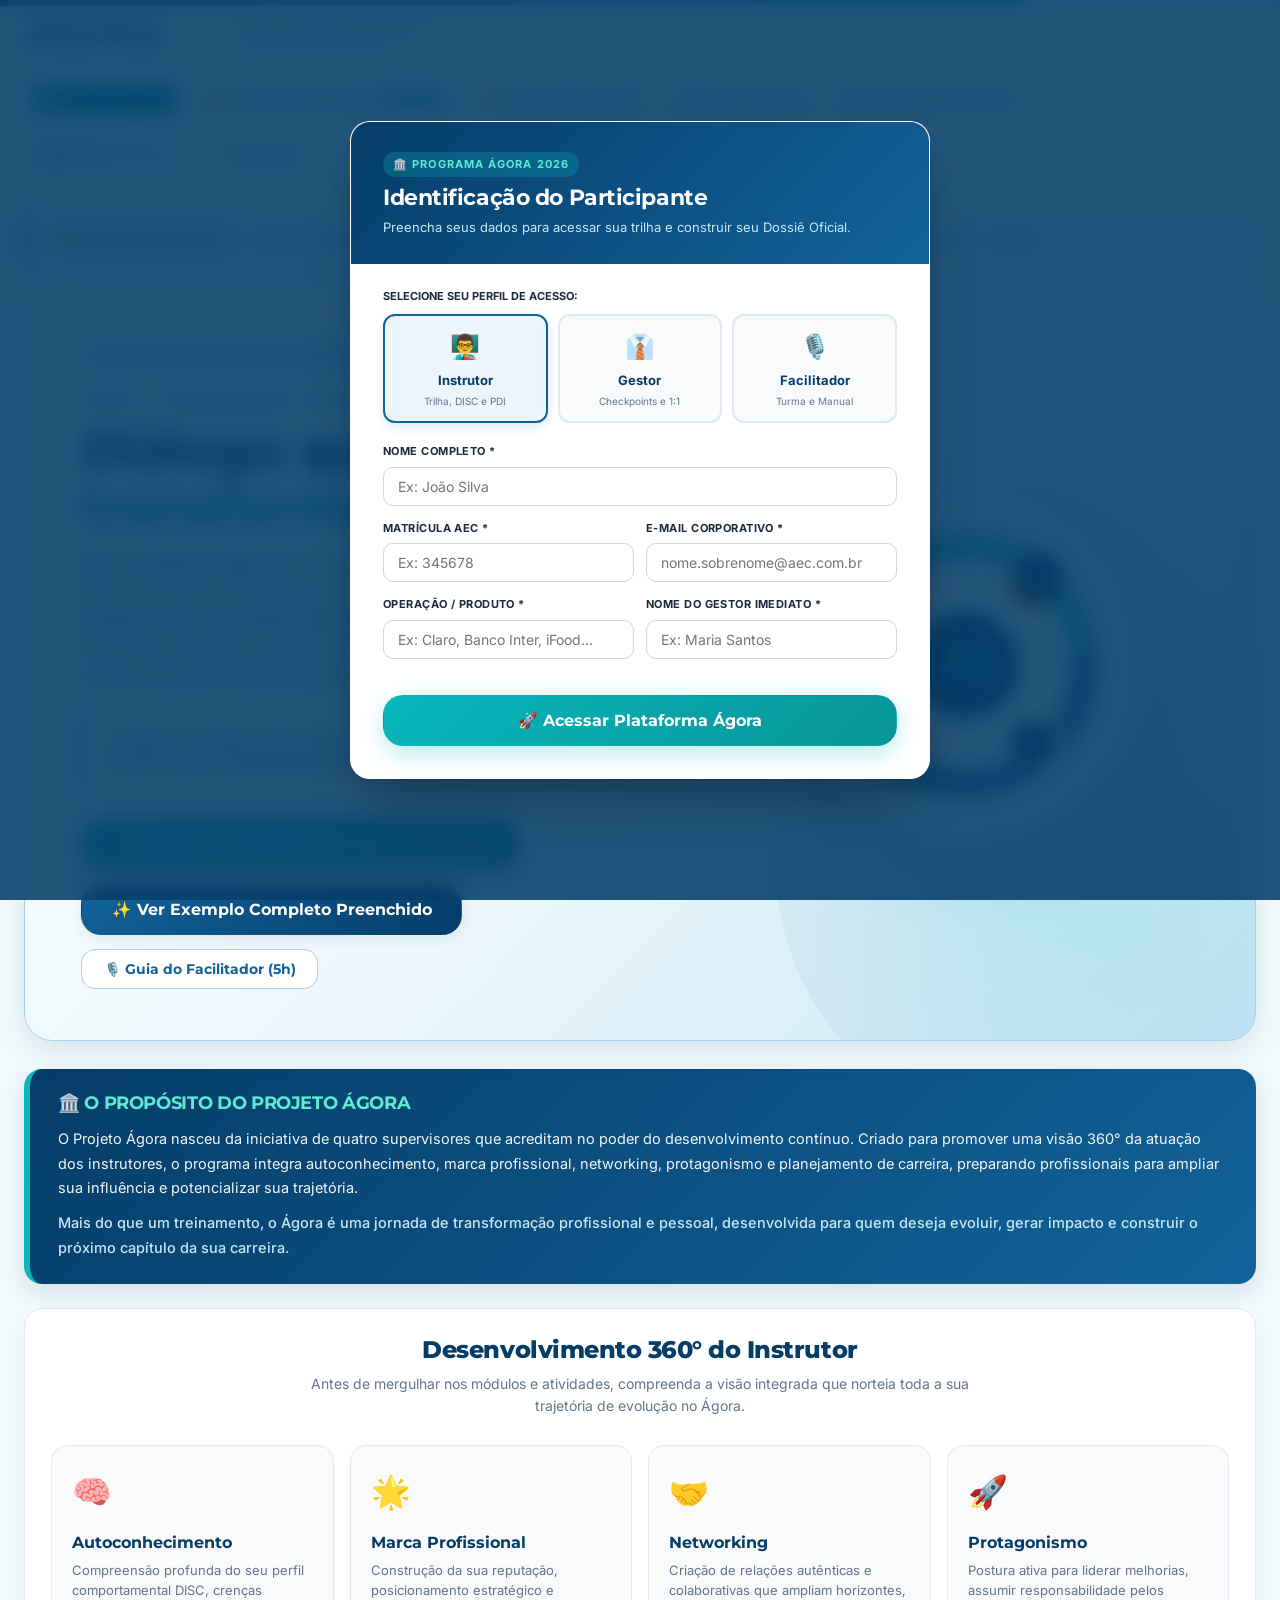
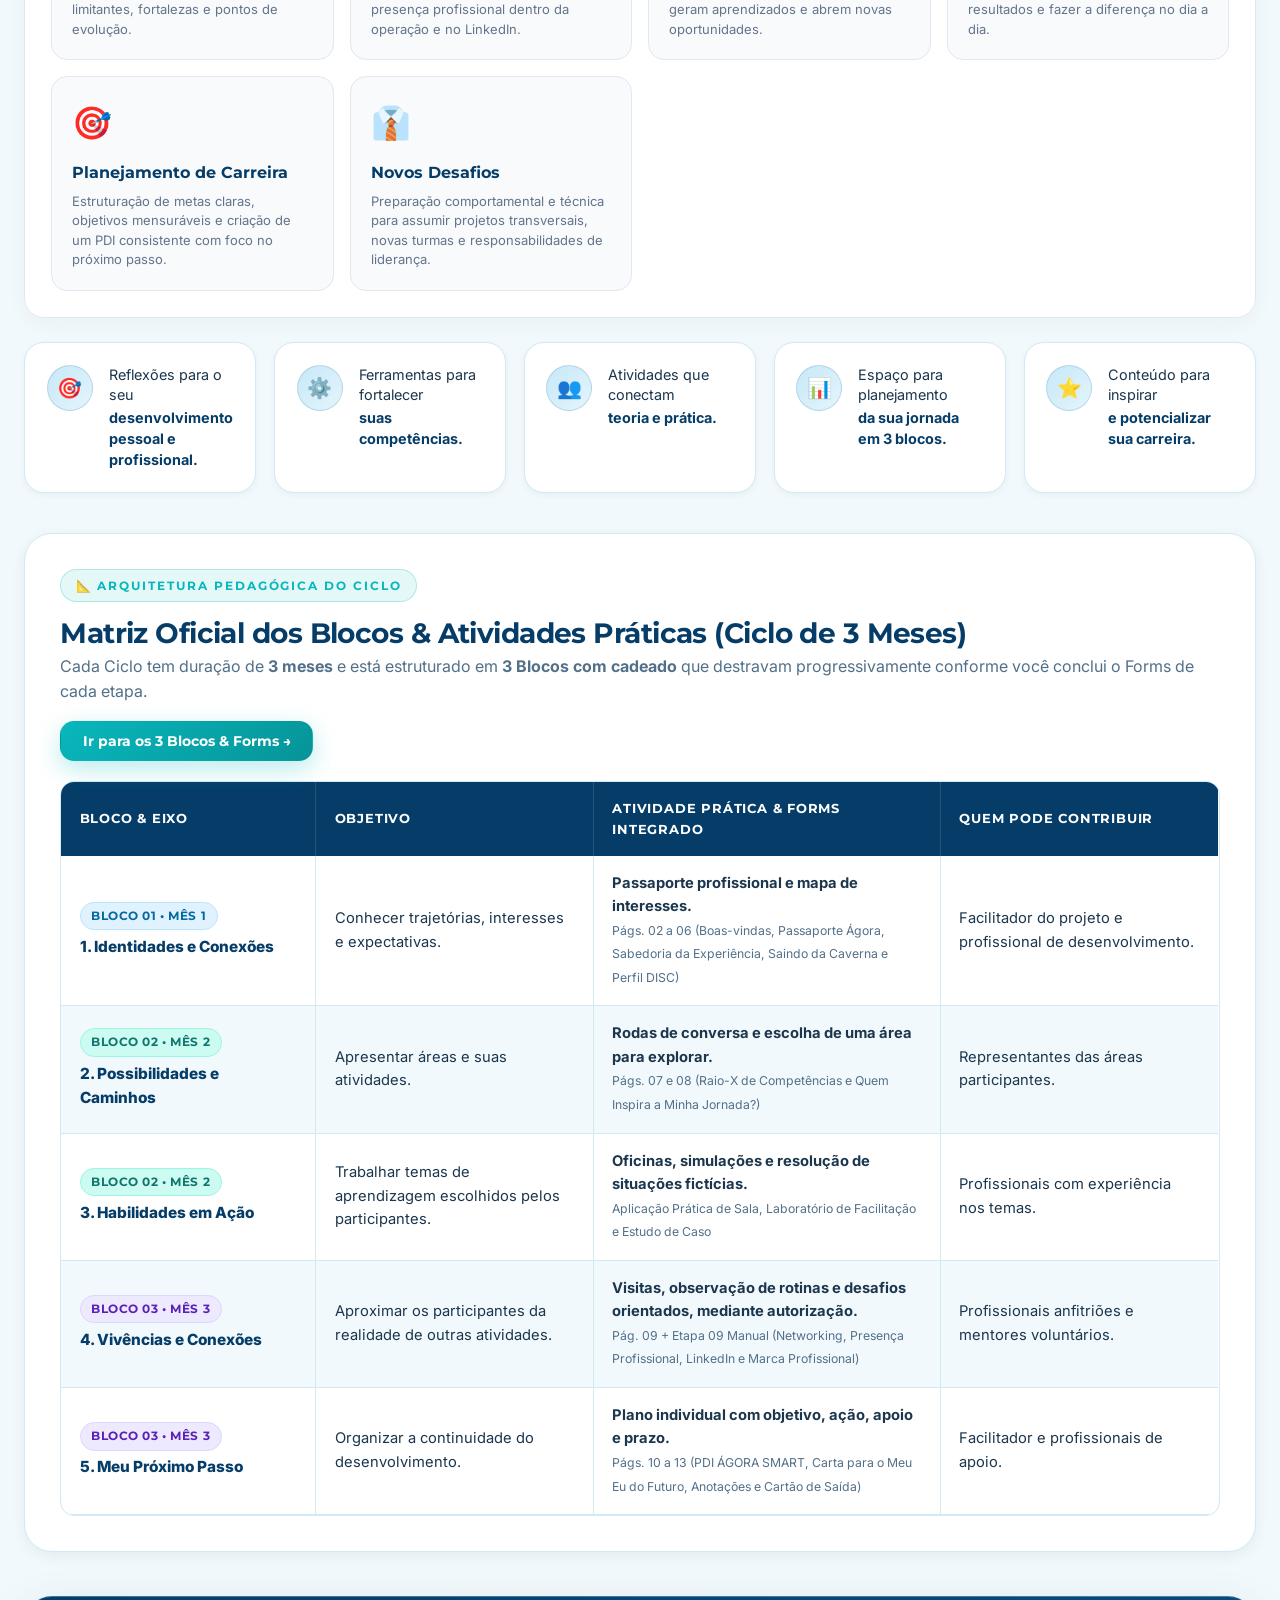
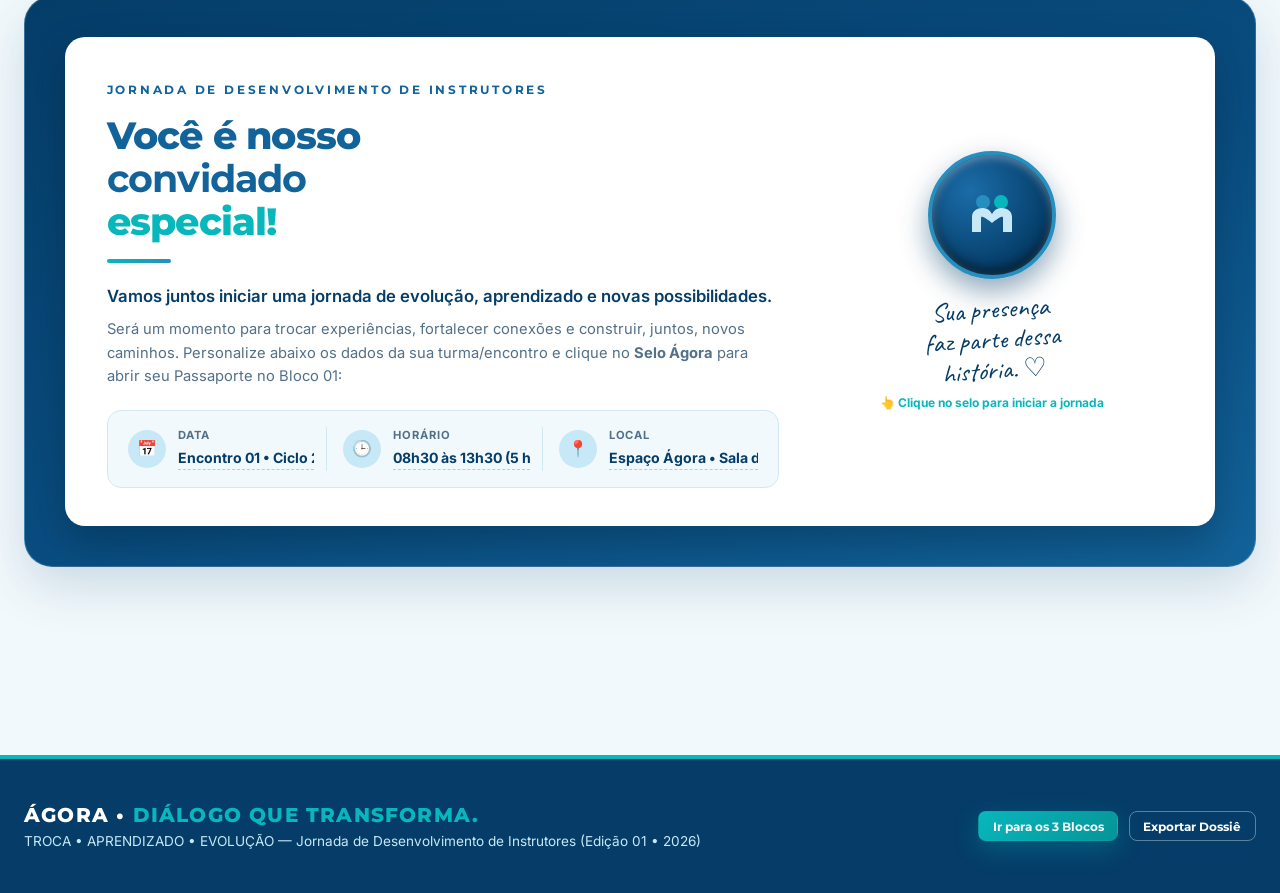
<file: index-.html>
<!DOCTYPE html>
<html lang="pt-BR">
<head>
  <meta charset="UTF-8" />
  <meta name="viewport" content="width=device-width, initial-scale=1.0" />
  <title>ÁGORA 2026 • Jornada de Desenvolvimento de Instrutores | Diálogo que transforma</title>
  <!-- Tipografia Oficial Brand Kit Ágora: Montserrat (Títulos) + Inter (Texto) + Caveat (Assinatura Manuscrita) -->
  <link rel="preconnect" href="https://fonts.googleapis.com" />
  <link rel="preconnect" href="https://fonts.gstatic.com" crossorigin />
  <link href="https://fonts.googleapis.com/css2?family=Caveat:wght@600;700&family=Inter:wght@400;500;600;700&family=Montserrat:wght@600;700;800&display=swap" rel="stylesheet" />

  
  
  <style>
/* DESIGN SYSTEM */
/* ==========================================================================
   ÁGORA — DESIGN SYSTEM OFICIAL (BRAND KIT 2026)
   Essência: "A Ágora é o espaço onde a troca vira aprendizado — e o aprendizado gera transformação."
   Assinatura: DIÁLOGO QUE TRANSFORMA | TROCA • APRENDIZADO • EVOLUÇÃO
   ========================================================================== */

:root {
  /* Paleta Digital Oficial — Brand Kit Ágora (Pág. 04) */
  --agora-blue: #12639A;          /* RGB 18, 99, 154 — Cor dominante (títulos, logo, textos institucionais) */
  --agora-deep: #053D68;          /* RGB 5, 61, 104 — Azul profundo (contraste e fundos escuros premium) */
  --agora-turquoise: #08B7BC;     /* RGB 8, 183, 188 — Turquesa (símbolo, separadores, links e chamadas) */
  --agora-mid: #258FC0;           /* RGB 37, 143, 192 — Azul médio (apoio, hover e gradientes) */
  --agora-light: #C7E8F7;         /* RGB 199, 232, 247 — Azul claro (fundos leves e acolhimento) */
  --agora-white: #FFFFFF;         /* RGB 255, 255, 255 — Branco puro */

  /* Tons Derivados de Superfície e UI */
  --agora-ice: #F2F9FC;
  --agora-ice-alt: #E6F4FA;
  --agora-border: #D2E8F3;
  --agora-border-strong: #A6D1E6;
  --agora-text: #1B364D;
  --agora-text-muted: #527089;
  --agora-text-light: #7C99B0;

  /* Cores Funcionais e Perfil DISC */
  --disc-d: #E53935;              /* Dominância — Foco em resultados */
  --disc-d-bg: #FFEBEE;
  --disc-i: #F59E0B;              /* Influência — Foco em pessoas */
  --disc-i-bg: #FEF3C7;
  --disc-s: #10B981;              /* Estabilidade — Foco em relacionamentos */
  --disc-s-bg: #D1FAE5;
  --disc-c: #1E88E5;              /* Conformidade — Foco em processos */
  --disc-c-bg: #E3F2FD;

  /* Estados do Sistema e Cadeados */
  --status-unlocked: #08B7BC;
  --status-completed: #10B981;
  --status-locked: #64748B;
  --status-warning: #F59E0B;
  --status-danger: #EF4444;

  /* Tipografia Oficial — Brand Kit (Pág. 05) */
  --font-heading: 'Montserrat', -apple-system, BlinkMacSystemFont, 'Segoe UI', Roboto, sans-serif;
  --font-body: 'Inter', -apple-system, BlinkMacSystemFont, 'Segoe UI', Roboto, sans-serif;
  --font-script: 'Caveat', 'Dancing Script', cursive;

  /* Sombras e Elevações */
  --shadow-xs: 0 2px 6px rgba(5, 61, 104, 0.05);
  --shadow-sm: 0 4px 14px rgba(5, 61, 104, 0.07);
  --shadow-md: 0 10px 30px rgba(5, 61, 104, 0.10);
  --shadow-lg: 0 20px 50px rgba(5, 61, 104, 0.16);
  --shadow-glow: 0 8px 25px rgba(8, 183, 188, 0.28);

  /* Raios de Borda */
  --radius-sm: 8px;
  --radius-md: 14px;
  --radius-lg: 20px;
  --radius-xl: 28px;
  --radius-pill: 9999px;

  /* Transições */
  --transition-fast: 0.18s cubic-bezier(0.4, 0, 0.2, 1);
  --transition-normal: 0.3s cubic-bezier(0.4, 0, 0.2, 1);
  --transition-bounce: 0.45s cubic-bezier(0.34, 1.56, 0.64, 1);
}

/* Modo Escuro / Alto Contraste (Inspirado na Contracapa em Azul Profundo #053D68) */
body.theme-dark {
  --agora-ice: #032541;
  --agora-ice-alt: #053154;
  --agora-white: #073B65;
  --agora-border: #125282;
  --agora-border-strong: #1F6FA8;
  --agora-text: #F0F8FF;
  --agora-text-muted: #B0D4EC;
  --agora-text-light: #7FAED0;
  --agora-blue: #4BB3FD;
  --agora-deep: #053D68;
  --agora-heading: #FFFFFF;
}

/* ==========================================================================
   RESET & BASE
   ========================================================================== */
*, *::before, *::after {
  box-sizing: border-box;
  margin: 0;
  padding: 0;
}

html {
  scroll-behavior: smooth;
  font-size: 16px;
}

body {
  font-family: var(--font-body);
  color: var(--agora-text);
  background-color: var(--agora-ice);
  line-height: 1.6;
  overflow-x: hidden;
  -webkit-font-smoothing: antialiased;
}

h1, h2, h3, h4, h5, h6 {
  font-family: var(--font-heading);
  color: var(--agora-deep);
  line-height: 1.22;
  letter-spacing: -0.02em;
}

a {
  color: var(--agora-turquoise);
  text-decoration: none;
  transition: color var(--transition-fast);
}

a:hover {
  color: var(--agora-blue);
}

button, input, select, textarea {
  font-family: inherit;
  font-size: inherit;
}

/* ==========================================================================
   GRAFISMOS OFICIAIS (CÍRCULOS, ONDAS E SOBREPOSIÇÕES — PÁG. 06 BRAND KIT)
   ========================================================================== */
.agora-color-bar {
  display: grid;
  grid-template-columns: repeat(5, 1fr);
  height: 6px;
  width: 100%;
}
.agora-color-bar span:nth-child(1) { background: #053D68; }
.agora-color-bar span:nth-child(2) { background: #12639A; }
.agora-color-bar span:nth-child(3) { background: #258FC0; }
.agora-color-bar span:nth-child(4) { background: #08B7BC; }
.agora-color-bar span:nth-child(5) { background: #C7E8F7; }

.agora-signature-track {
  font-family: var(--font-heading);
  font-weight: 700;
  font-size: 0.72rem;
  text-transform: uppercase;
  letter-spacing: 0.24em;
  color: var(--agora-blue);
  display: inline-flex;
  align-items: center;
  gap: 0.55rem;
}

.agora-signature-track .dot {
  color: var(--agora-turquoise);
  font-size: 0.9rem;
}

.section-eyebrow {
  display: inline-flex;
  align-items: center;
  gap: 0.5rem;
  font-family: var(--font-heading);
  font-size: 0.76rem;
  font-weight: 700;
  text-transform: uppercase;
  letter-spacing: 0.16em;
  color: var(--agora-turquoise);
  background: rgba(8, 183, 188, 0.1);
  border: 1px solid rgba(8, 183, 188, 0.25);
  padding: 0.35rem 0.9rem;
  border-radius: var(--radius-pill);
  margin-bottom: 0.85rem;
}

.turquoise-rule {
  width: 64px;
  height: 4px;
  background: linear-gradient(90deg, var(--agora-turquoise), var(--agora-mid));
  border-radius: 2px;
  margin: 0.75rem 0 1.25rem;
}

/* ==========================================================================
   HEADER & NAVEGAÇÃO PRINCIPAL
   ========================================================================== */
.top-navbar {
  position: sticky;
  top: 0;
  z-index: 1000;
  background: rgba(255, 255, 255, 0.93);
  backdrop-filter: blur(16px);
  border-bottom: 1px solid var(--agora-border);
  box-shadow: var(--shadow-xs);
  transition: background var(--transition-normal);
}

body.theme-dark .top-navbar {
  background: rgba(5, 61, 104, 0.94);
}

.navbar-container {
  max-width: 1380px;
  margin: 0 auto;
  padding: 0.65rem 1.5rem;
  display: flex;
  align-items: center;
  justify-content: space-between;
  gap: 1rem;
  flex-wrap: wrap;
}

.brand-logo-wrap {
  display: flex;
  align-items: center;
  gap: 0.9rem;
  cursor: pointer;
}

.brand-logo-svg {
  height: 44px;
  width: auto;
}

.brand-Edition-badge {
  border-left: 2px solid var(--agora-border-strong);
  padding-left: 0.75rem;
  font-family: var(--font-heading);
  font-size: 0.68rem;
  font-weight: 700;
  line-height: 1.25;
  letter-spacing: 0.1em;
  text-transform: uppercase;
  color: var(--agora-text-muted);
}

.nav-tabs {
  display: flex;
  align-items: center;
  gap: 0.35rem;
  background: var(--agora-ice);
  padding: 0.3rem;
  border-radius: var(--radius-pill);
  border: 1px solid var(--agora-border);
}

.nav-tab-btn {
  display: inline-flex;
  align-items: center;
  gap: 0.45rem;
  padding: 0.5rem 1rem;
  border-radius: var(--radius-pill);
  border: none;
  background: transparent;
  color: var(--agora-text-muted);
  font-family: var(--font-heading);
  font-weight: 600;
  font-size: 0.82rem;
  cursor: pointer;
  transition: all var(--transition-fast);
  white-space: nowrap;
}

.nav-tab-btn:hover {
  color: var(--agora-deep);
  background: rgba(18, 99, 154, 0.06);
}

.nav-tab-btn.active {
  background: var(--agora-deep);
  color: #FFFFFF;
  box-shadow: var(--shadow-xs);
}

.nav-tab-btn .badge-pill {
  font-size: 0.68rem;
  padding: 0.1rem 0.48rem;
  border-radius: var(--radius-pill);
  background: var(--agora-turquoise);
  color: #FFFFFF;
  font-weight: 700;
}

.navbar-actions {
  display: flex;
  align-items: center;
  gap: 0.5rem;
}

/* Status Global do Ciclo na Navbar */
.cycle-progress-pill {
  display: flex;
  align-items: center;
  gap: 0.55rem;
  background: var(--agora-ice-alt);
  border: 1px solid var(--agora-border-strong);
  padding: 0.38rem 0.85rem;
  border-radius: var(--radius-pill);
  font-size: 0.78rem;
  font-weight: 600;
  color: var(--agora-deep);
}

.cycle-mini-bar {
  width: 64px;
  height: 7px;
  background: rgba(18, 99, 154, 0.15);
  border-radius: var(--radius-pill);
  overflow: hidden;
}

.cycle-mini-bar-fill {
  height: 100%;
  background: linear-gradient(90deg, var(--agora-blue), var(--agora-turquoise));
  border-radius: var(--radius-pill);
  transition: width 0.4s ease;
}

/* ==========================================================================
   BOTÕES DO SISTEMA
   ========================================================================== */
.btn {
  display: inline-flex;
  align-items: center;
  justify-content: center;
  gap: 0.5rem;
  padding: 0.68rem 1.35rem;
  border-radius: var(--radius-md);
  font-family: var(--font-heading);
  font-weight: 700;
  font-size: 0.86rem;
  border: 1px solid transparent;
  cursor: pointer;
  transition: all var(--transition-fast);
  text-decoration: none;
}

.btn-primary {
  background: linear-gradient(135deg, var(--agora-blue), var(--agora-deep));
  color: #FFFFFF;
  box-shadow: var(--shadow-sm);
}

.btn-primary:hover {
  transform: translateY(-2px);
  box-shadow: var(--shadow-md);
  background: linear-gradient(135deg, var(--agora-mid), var(--agora-blue));
}

.btn-turquoise {
  background: linear-gradient(135deg, var(--agora-turquoise), #069498);
  color: #FFFFFF;
  box-shadow: var(--shadow-glow);
}

.btn-turquoise:hover {
  transform: translateY(-2px);
  filter: brightness(1.06);
}

.btn-outline {
  background: var(--agora-white);
  color: var(--agora-blue);
  border-color: var(--agora-border-strong);
}

.btn-outline:hover {
  background: var(--agora-ice-alt);
  border-color: var(--agora-blue);
}

.btn-sm {
  padding: 0.42rem 0.85rem;
  font-size: 0.76rem;
  border-radius: var(--radius-sm);
}

.btn-lg {
  padding: 0.95rem 1.85rem;
  font-size: 0.98rem;
  border-radius: var(--radius-lg);
}

/* ==========================================================================
   LAYOUT CONTAINERS & VIEWS
   ========================================================================== */
.main-container {
  max-width: 1340px;
  margin: 0 auto;
  padding: 2rem 1.5rem 5rem;
}

.app-view {
  display: none;
  animation: fadeInView 0.35s ease forwards;
}

.app-view.active {
  display: block;
}

@keyframes fadeInView {
  from {
    opacity: 0;
    transform: translateY(10px);
  }
  to {
    opacity: 1;
    transform: translateY(0);
  }
}

/* ==========================================================================
   HERO BANNER (CAPA REVISTA + DIÁLOGO QUE TRANSFORMA)
   ========================================================================== */
.hero-banner {
  position: relative;
  border-radius: var(--radius-xl);
  background: linear-gradient(135deg, #FFFFFF 0%, #EAF6FB 55%, #C7E8F7 100%);
  border: 1px solid var(--agora-border-strong);
  box-shadow: var(--shadow-md);
  overflow: hidden;
  padding: 3.2rem 3.5rem;
  margin-bottom: 2.5rem;
  display: grid;
  grid-template-columns: 1.25fr 0.95fr;
  align-items: center;
  gap: 2.5rem;
}

body.theme-dark .hero-banner {
  background: linear-gradient(135deg, #053D68 0%, #094E82 60%, #0D649E 100%);
}

.hero-wave-bg {
  position: absolute;
  right: -80px;
  bottom: -100px;
  width: 560px;
  height: 560px;
  border-radius: 50%;
  background: radial-gradient(circle, rgba(8, 183, 188, 0.16) 0%, rgba(18, 99, 154, 0.05) 70%, transparent 100%);
  pointer-events: none;
}

.hero-content {
  position: relative;
  z-index: 2;
}

.hero-title {
  font-size: clamp(2.2rem, 4vw, 3.35rem);
  font-weight: 800;
  color: var(--agora-deep);
  margin: 0.6rem 0 1rem;
  line-height: 1.1;
}

.hero-title .highlight-turquoise {
  color: var(--agora-turquoise);
  display: block;
}

.hero-lead {
  font-size: 1.08rem;
  color: var(--agora-text-muted);
  max-width: 600px;
  margin-bottom: 1.5rem;
}

.hero-quote-box {
  background: rgba(255, 255, 255, 0.82);
  border-left: 4px solid var(--agora-turquoise);
  padding: 0.9rem 1.25rem;
  border-radius: 0 var(--radius-md) var(--radius-md) 0;
  margin-bottom: 1.75rem;
  font-size: 0.94rem;
  color: var(--agora-deep);
  font-weight: 500;
  box-shadow: var(--shadow-xs);
}

body.theme-dark .hero-quote-box {
  background: rgba(3, 37, 65, 0.65);
}

.hero-cta-group {
  display: flex;
  flex-wrap: wrap;
  gap: 0.9rem;
  align-items: center;
}

.hero-illustration-col {
  position: relative;
  z-index: 2;
  display: flex;
  flex-direction: column;
  align-items: center;
  justify-content: center;
}

.hero-circle-art {
  width: 100%;
  max-width: 390px;
  filter: drop-shadow(0 18px 35px rgba(5, 61, 104, 0.14));
  transition: transform var(--transition-normal);
}

.hero-circle-art:hover {
  transform: scale(1.02) rotate(1.5deg);
}

/* ==========================================================================
   RODAPÉ OFICIAL ÁGORA
   ========================================================================== */
.agora-footer {
  background: var(--agora-deep);
  color: #FFFFFF;
  padding: 2.5rem 1.5rem;
  margin-top: 4rem;
  border-top: 4px solid var(--agora-turquoise);
}

.footer-inner {
  max-width: 1340px;
  margin: 0 auto;
  display: flex;
  align-items: center;
  justify-content: space-between;
  flex-wrap: wrap;
  gap: 1.5rem;
}

.footer-meta {
  font-size: 0.85rem;
  color: var(--agora-light);
}

/* Responsividade Global */
@media (max-width: 1024px) {
  .hero-banner {
    grid-template-columns: 1fr;
    padding: 2.2rem 1.8rem;
  }
  .hero-illustration-col {
    order: -1;
  }
  .hero-circle-art {
    max-width: 280px;
  }
}

@media (max-width: 768px) {
  .navbar-container {
    flex-direction: column;
    align-items: stretch;
  }
  .nav-tabs {
    overflow-x: auto;
    justify-content: flex-start;
  }
  .navbar-actions {
    justify-content: space-between;
  }
}



/* COMPONENTS */
/* ==========================================================================
   ÁGORA — COMPONENTES INTERATIVOS, CADEADOS, FORMS E WORKBOOK
   ========================================================================== */

/* 1. CARDS DE PILARES ("AQUI VOCÊ VAI ENCONTRAR") */
.pillars-grid {
  display: grid;
  grid-template-columns: repeat(auto-fit, minmax(220px, 1fr));
  gap: 1.1rem;
  margin-bottom: 2.5rem;
}

.pillar-card {
  background: var(--agora-white);
  border: 1px solid var(--agora-border);
  border-radius: var(--radius-lg);
  padding: 1.35rem;
  display: flex;
  align-items: flex-start;
  gap: 1rem;
  box-shadow: var(--shadow-xs);
  transition: all var(--transition-fast);
}

.pillar-card:hover {
  transform: translateY(-4px);
  border-color: var(--agora-turquoise);
  box-shadow: var(--shadow-md);
}

.pillar-icon {
  width: 46px;
  height: 46px;
  border-radius: 50%;
  background: linear-gradient(135deg, var(--agora-light), #E4F5FC);
  color: var(--agora-blue);
  display: flex;
  align-items: center;
  justify-content: center;
  flex-shrink: 0;
  font-size: 1.25rem;
  border: 1px solid rgba(18, 99, 154, 0.18);
}

.pillar-text {
  font-size: 0.9rem;
  color: var(--agora-text);
  line-height: 1.45;
}

.pillar-text strong {
  color: var(--agora-deep);
  display: block;
  margin-top: 0.1rem;
}

/* 2. CONVITE ESPECIAL INTERATIVO (ENVELOPE + SELO DE CERA — Convite_AGORA 1.pdf) */
.invite-showcase {
  background: linear-gradient(160deg, #053D68 0%, #094D80 55%, #12639A 100%);
  border-radius: var(--radius-xl);
  padding: 2.5rem;
  color: #FFFFFF;
  position: relative;
  overflow: hidden;
  box-shadow: var(--shadow-lg);
  margin-bottom: 2.75rem;
  border: 1px solid rgba(199, 232, 247, 0.25);
}

.invite-card-inner {
  background: #FFFFFF;
  color: var(--agora-text);
  border-radius: var(--radius-lg);
  padding: 2.4rem 2.6rem;
  position: relative;
  z-index: 2;
  box-shadow: 0 18px 40px rgba(3, 25, 44, 0.32);
  display: grid;
  grid-template-columns: 1.3fr 0.7fr;
  gap: 2rem;
  align-items: center;
}

body.theme-dark .invite-card-inner {
  background: #062F52;
  color: #F0F8FF;
}

.invite-headline {
  font-size: clamp(1.75rem, 3vw, 2.5rem);
  font-weight: 800;
  color: var(--agora-blue);
  line-height: 1.12;
  margin: 0.5rem 0 1rem;
}

.invite-headline span {
  color: var(--agora-turquoise);
  display: block;
}

.invite-meta-bar {
  display: grid;
  grid-template-columns: repeat(3, 1fr);
  gap: 1rem;
  background: var(--agora-ice);
  border: 1px solid var(--agora-border);
  border-radius: var(--radius-md);
  padding: 1rem 1.25rem;
  margin-top: 1.35rem;
}

.invite-meta-item {
  display: flex;
  align-items: center;
  gap: 0.75rem;
  border-right: 1px solid var(--agora-border);
  padding-right: 0.75rem;
}

.invite-meta-item:last-child {
  border-right: none;
  padding-right: 0;
}

.invite-meta-icon {
  width: 38px;
  height: 38px;
  border-radius: 50%;
  background: var(--agora-light);
  color: var(--agora-blue);
  display: flex;
  align-items: center;
  justify-content: center;
  flex-shrink: 0;
}

.invite-meta-label {
  font-size: 0.7rem;
  font-weight: 700;
  text-transform: uppercase;
  letter-spacing: 0.08em;
  color: var(--agora-text-muted);
}

.invite-meta-input {
  border: none;
  border-bottom: 1px dashed var(--agora-border-strong);
  background: transparent;
  font-weight: 700;
  font-size: 0.88rem;
  color: var(--agora-deep);
  width: 100%;
  padding: 0.15rem 0;
}

.invite-meta-input:focus {
  outline: none;
  border-bottom-color: var(--agora-turquoise);
}

.wax-seal-col {
  display: flex;
  flex-direction: column;
  align-items: center;
  justify-content: center;
  text-align: center;
}

.wax-seal-btn {
  width: 128px;
  height: 128px;
  border-radius: 50%;
  background: radial-gradient(circle at 32% 30%, #1B6CA8, #053D68 70%, #02223C 100%);
  border: 4px solid #258FC0;
  box-shadow:
    0 12px 28px rgba(5, 61, 104, 0.45),
    inset 0 3px 8px rgba(255, 255, 255, 0.35),
    inset 0 -6px 12px rgba(0, 0, 0, 0.5);
  display: flex;
  align-items: center;
  justify-content: center;
  cursor: pointer;
  transition: transform var(--transition-bounce), box-shadow var(--transition-normal);
  position: relative;
}

.wax-seal-btn:hover {
  transform: scale(1.07) rotate(-3deg);
  box-shadow: 0 16px 36px rgba(8, 183, 188, 0.45), inset 0 3px 8px rgba(255, 255, 255, 0.45);
}

.script-signature {
  font-family: var(--font-script);
  font-size: 1.65rem;
  color: var(--agora-deep);
  margin-top: 1rem;
  line-height: 1.15;
  transform: rotate(-4deg);
}

/* 3. TABELA MATRIZ OFICIAL DOS 5 EIXOS E 3 BLOCOS */
.matrix-card {
  background: var(--agora-white);
  border: 1px solid var(--agora-border);
  border-radius: var(--radius-xl);
  padding: 2.2rem;
  box-shadow: var(--shadow-sm);
  margin-bottom: 2.75rem;
}

.matrix-table-wrap {
  overflow-x: auto;
  margin-top: 1.25rem;
  border-radius: var(--radius-md);
  border: 1px solid var(--agora-border);
}

.agora-matrix-table {
  width: 100%;
  border-collapse: collapse;
  text-align: left;
  font-size: 0.92rem;
}

.agora-matrix-table thead th {
  background: var(--agora-deep);
  color: #FFFFFF;
  font-family: var(--font-heading);
  font-weight: 700;
  font-size: 0.82rem;
  text-transform: uppercase;
  letter-spacing: 0.06em;
  padding: 1rem 1.15rem;
  border-right: 1px solid rgba(255, 255, 255, 0.12);
}

.agora-matrix-table tbody tr {
  border-bottom: 1px solid var(--agora-border);
  transition: background var(--transition-fast);
}

.agora-matrix-table tbody tr:nth-child(even) {
  background: var(--agora-ice);
}

.agora-matrix-table tbody tr:hover {
  background: rgba(8, 183, 188, 0.07);
}

.agora-matrix-table td {
  padding: 1rem 1.15rem;
  vertical-align: middle;
  border-right: 1px solid var(--agora-border);
}

.agora-matrix-table td:last-child {
  border-right: none;
}

.matrix-block-badge {
  display: inline-flex;
  align-items: center;
  gap: 0.35rem;
  font-family: var(--font-heading);
  font-weight: 700;
  font-size: 0.72rem;
  padding: 0.25rem 0.65rem;
  border-radius: var(--radius-pill);
  text-transform: uppercase;
  letter-spacing: 0.05em;
  margin-bottom: 0.3rem;
}

.badge-b1 { background: #E0F2FE; color: #0369A1; border: 1px solid #BAE6FD; }
.badge-b2 { background: #CCFBF1; color: #0F766E; border: 1px solid #99F6E4; }
.badge-b3 { background: #EDE9FE; color: #5B21B6; border: 1px solid #DDD6FE; }

/* 4. TRILHA DO CICLO DE 3 MESES (3 BLOCOS COM CADEADO QUE VÃO DESTRAVANDO) */
.cycle-header-banner {
  background: linear-gradient(135deg, var(--agora-deep) 0%, var(--agora-blue) 100%);
  color: #FFFFFF;
  border-radius: var(--radius-xl);
  padding: 2rem 2.4rem;
  margin-bottom: 2rem;
  display: flex;
  align-items: center;
  justify-content: space-between;
  flex-wrap: wrap;
  gap: 1.5rem;
  box-shadow: var(--shadow-md);
}

.cycle-header-banner h2 {
  color: #FFFFFF;
  font-size: 1.65rem;
  margin-bottom: 0.3rem;
}

.cycle-badges-row {
  display: flex;
  flex-wrap: wrap;
  gap: 0.65rem;
  margin-top: 0.6rem;
}

.cycle-tag {
  background: rgba(255, 255, 255, 0.14);
  border: 1px solid rgba(255, 255, 255, 0.25);
  color: #FFFFFF;
  padding: 0.32rem 0.85rem;
  border-radius: var(--radius-pill);
  font-size: 0.78rem;
  font-weight: 600;
  display: inline-flex;
  align-items: center;
  gap: 0.4rem;
}

/* Grid dos 3 Blocos com Cadeado */
.blocks-trail-grid {
  display: grid;
  grid-template-columns: repeat(3, 1fr);
  gap: 1.5rem;
  margin-bottom: 2.5rem;
  position: relative;
}

.block-padlock-card {
  background: var(--agora-white);
  border: 2px solid var(--agora-border);
  border-radius: var(--radius-xl);
  padding: 1.75rem;
  position: relative;
  transition: all var(--transition-normal);
  display: flex;
  flex-direction: column;
  justify-content: space-between;
  box-shadow: var(--shadow-sm);
  cursor: pointer;
  overflow: hidden;
}

.block-padlock-card::before {
  content: '';
  position: absolute;
  top: 0;
  left: 0;
  right: 0;
  height: 6px;
  background: var(--status-locked);
  transition: background var(--transition-normal);
}

.block-padlock-card.unlocked {
  border-color: var(--agora-turquoise);
  box-shadow: var(--shadow-md);
}

.block-padlock-card.unlocked::before {
  background: linear-gradient(90deg, var(--agora-blue), var(--agora-turquoise));
}

.block-padlock-card.completed {
  border-color: var(--status-completed);
}

.block-padlock-card.completed::before {
  background: var(--status-completed);
}

.block-padlock-card.active-selected {
  transform: translateY(-5px);
  box-shadow: 0 16px 38px rgba(8, 183, 188, 0.22);
  outline: 3px solid rgba(8, 183, 188, 0.35);
}

.block-padlock-card.locked {
  background: linear-gradient(180deg, var(--agora-white) 0%, #F1F5F9 100%);
  opacity: 0.88;
}

.block-card-top {
  display: flex;
  align-items: center;
  justify-content: space-between;
  margin-bottom: 1rem;
}

.month-pill {
  font-family: var(--font-heading);
  font-weight: 800;
  font-size: 0.74rem;
  text-transform: uppercase;
  letter-spacing: 0.1em;
  padding: 0.3rem 0.75rem;
  border-radius: var(--radius-pill);
  background: var(--agora-ice-alt);
  color: var(--agora-blue);
  border: 1px solid var(--agora-border-strong);
}

.padlock-icon-badge {
  width: 44px;
  height: 44px;
  border-radius: 50%;
  display: flex;
  align-items: center;
  justify-content: center;
  font-size: 1.2rem;
  font-weight: 700;
  transition: all var(--transition-bounce);
}

.block-padlock-card.unlocked .padlock-icon-badge {
  background: rgba(8, 183, 188, 0.14);
  color: var(--agora-turquoise);
  border: 2px solid var(--agora-turquoise);
}

.block-padlock-card.completed .padlock-icon-badge {
  background: #D1FAE5;
  color: #059669;
  border: 2px solid #10B981;
}

.block-padlock-card.locked .padlock-icon-badge {
  background: #E2E8F0;
  color: #475569;
  border: 2px dashed #94A3B8;
}

.block-card-title {
  font-size: 1.22rem;
  font-weight: 800;
  color: var(--agora-deep);
  margin-bottom: 0.45rem;
}

.block-card-desc {
  font-size: 0.87rem;
  color: var(--agora-text-muted);
  margin-bottom: 1rem;
}

.block-axes-list {
  list-style: none;
  margin-bottom: 1.25rem;
  display: flex;
  flex-direction: column;
  gap: 0.42rem;
}

.block-axes-list li {
  font-size: 0.81rem;
  display: flex;
  align-items: center;
  gap: 0.45rem;
  color: var(--agora-text);
  background: var(--agora-ice);
  padding: 0.38rem 0.65rem;
  border-radius: var(--radius-sm);
  border: 1px solid var(--agora-border);
}

.block-progress-area {
  margin-top: auto;
  padding-top: 0.9rem;
  border-top: 1px solid var(--agora-border);
}

.block-progress-header {
  display: flex;
  justify-content: space-between;
  font-size: 0.76rem;
  font-weight: 700;
  color: var(--agora-text-muted);
  margin-bottom: 0.35rem;
}

.block-progress-track {
  width: 100%;
  height: 8px;
  background: #E2E8F0;
  border-radius: var(--radius-pill);
  overflow: hidden;
  margin-bottom: 0.85rem;
}

.block-progress-fill {
  height: 100%;
  background: linear-gradient(90deg, var(--agora-blue), var(--agora-turquoise));
  border-radius: var(--radius-pill);
  transition: width 0.35s ease;
}

.block-padlock-card.completed .block-progress-fill {
  background: var(--status-completed);
}

/* 5. CONTAINER DO FORMS DE CADA BLOCO (WORKBOOK DIGITAL INTEGRADO) */
.block-form-workspace {
  background: var(--agora-white);
  border: 1px solid var(--agora-border-strong);
  border-radius: var(--radius-xl);
  box-shadow: var(--shadow-md);
  overflow: hidden;
}

.workspace-header {
  background: linear-gradient(135deg, #053D68 0%, #12639A 100%);
  color: #FFFFFF;
  padding: 1.85rem 2.4rem;
  display: flex;
  align-items: center;
  justify-content: space-between;
  flex-wrap: wrap;
  gap: 1.25rem;
  border-bottom: 4px solid var(--agora-turquoise);
}

.workspace-header h3 {
  color: #FFFFFF;
  font-size: 1.5rem;
  margin-top: 0.25rem;
}

.workspace-subnav {
  background: var(--agora-ice);
  padding: 0.85rem 2.4rem;
  border-bottom: 1px solid var(--agora-border);
  display: flex;
  align-items: center;
  gap: 0.55rem;
  overflow-x: auto;
}

.subnav-step-btn {
  padding: 0.48rem 1rem;
  border-radius: var(--radius-pill);
  border: 1px solid var(--agora-border-strong);
  background: var(--agora-white);
  color: var(--agora-text-muted);
  font-family: var(--font-heading);
  font-weight: 700;
  font-size: 0.78rem;
  cursor: pointer;
  white-space: nowrap;
  display: inline-flex;
  align-items: center;
  gap: 0.4rem;
  transition: all var(--transition-fast);
}

.subnav-step-btn:hover {
  border-color: var(--agora-turquoise);
  color: var(--agora-deep);
}

.subnav-step-btn.active {
  background: var(--agora-turquoise);
  border-color: var(--agora-turquoise);
  color: #FFFFFF;
}

.workspace-body {
  padding: 2.4rem;
}

.workbook-section {
  margin-bottom: 3rem;
  padding-bottom: 2.5rem;
  border-bottom: 2px dashed var(--agora-border);
}

.workbook-section:last-of-type {
  border-bottom: none;
  margin-bottom: 1.5rem;
}

.wb-page-header {
  display: flex;
  align-items: flex-start;
  justify-content: space-between;
  gap: 1.5rem;
  margin-bottom: 1.5rem;
  flex-wrap: wrap;
}

.wb-page-badge {
  display: inline-flex;
  align-items: center;
  gap: 0.45rem;
  font-family: var(--font-heading);
  font-size: 0.72rem;
  font-weight: 800;
  text-transform: uppercase;
  letter-spacing: 0.12em;
  color: var(--agora-blue);
  background: var(--agora-light);
  padding: 0.28rem 0.75rem;
  border-radius: var(--radius-pill);
  margin-bottom: 0.45rem;
}

.wb-page-title {
  font-size: 1.65rem;
  font-weight: 800;
  color: var(--agora-deep);
}

.wb-page-subtitle {
  font-size: 0.96rem;
  color: var(--agora-text-muted);
  margin-top: 0.25rem;
  max-width: 760px;
}

.contributor-callout {
  background: var(--agora-ice);
  border: 1px solid var(--agora-border-strong);
  border-left: 4px solid var(--agora-blue);
  border-radius: var(--radius-md);
  padding: 0.75rem 1.1rem;
  font-size: 0.82rem;
  max-width: 340px;
}

.contributor-callout strong {
  display: block;
  color: var(--agora-deep);
  font-family: var(--font-heading);
  text-transform: uppercase;
  font-size: 0.7rem;
  letter-spacing: 0.08em;
}

/* 6. ELEMENTOS DE FORMULÁRIO ESTILO WORKBOOK ÁGORA */
.form-grid-2 {
  display: grid;
  grid-template-columns: repeat(2, 1fr);
  gap: 1.25rem;
}

.form-grid-3 {
  display: grid;
  grid-template-columns: repeat(3, 1fr);
  gap: 1.25rem;
}

.wb-field-card {
  background: var(--agora-ice);
  border: 1px solid var(--agora-border);
  border-radius: var(--radius-lg);
  padding: 1.25rem 1.35rem;
  transition: all var(--transition-fast);
  position: relative;
}

.wb-field-card:focus-within {
  background: var(--agora-white);
  border-color: var(--agora-turquoise);
  box-shadow: 0 6px 20px rgba(8, 183, 188, 0.12);
}

.wb-field-card.highlight-card {
  background: linear-gradient(135deg, #EAF6FB 0%, #D8EFFA 100%);
  border-color: var(--agora-mid);
}

body.theme-dark .wb-field-card.highlight-card {
  background: linear-gradient(135deg, #06355A 0%, #094879 100%);
}

.wb-field-label {
  display: flex;
  align-items: center;
  gap: 0.65rem;
  font-family: var(--font-heading);
  font-weight: 700;
  font-size: 0.93rem;
  color: var(--agora-deep);
  margin-bottom: 0.55rem;
}

.wb-field-icon {
  width: 32px;
  height: 32px;
  border-radius: 50%;
  background: var(--agora-blue);
  color: #FFFFFF;
  display: inline-flex;
  align-items: center;
  justify-content: center;
  font-size: 0.9rem;
  flex-shrink: 0;
}

.wb-field-hint {
  font-size: 0.8rem;
  color: var(--agora-text-muted);
  margin-bottom: 0.65rem;
}

.wb-input,
.wb-textarea,
.wb-select {
  width: 100%;
  border: 1px solid var(--agora-border-strong);
  border-radius: var(--radius-sm);
  background: var(--agora-white);
  color: var(--agora-text);
  padding: 0.72rem 0.95rem;
  font-size: 0.92rem;
  transition: border-color var(--transition-fast), box-shadow var(--transition-fast);
}

.wb-textarea {
  resize: vertical;
  min-height: 86px;
  line-height: 1.55;
  background-image: repeating-linear-gradient(
    transparent,
    transparent 27px,
    rgba(18, 99, 154, 0.08) 27px,
    rgba(18, 99, 154, 0.08) 28px
  );
}

.wb-input:focus,
.wb-textarea:focus,
.wb-select:focus {
  outline: none;
  border-color: var(--agora-turquoise);
  box-shadow: 0 0 0 3px rgba(8, 183, 188, 0.16);
}

/* 7. PASSAPORTE PROFISSIONAL ÁGORA (PREVIEW EM TEMPO REAL + TAGS DE INTERESSES) */
.passport-layout {
  display: grid;
  grid-template-columns: 0.85fr 1.15fr;
  gap: 1.75rem;
  align-items: start;
}

.passport-visual-card {
  background: linear-gradient(150deg, #053D68 0%, #0A4F85 60%, #12639A 100%);
  color: #FFFFFF;
  border-radius: var(--radius-xl);
  padding: 2rem;
  box-shadow: var(--shadow-lg);
  border: 2px solid rgba(199, 232, 247, 0.3);
  position: sticky;
  top: 90px;
}

.passport-stamp-header {
  display: flex;
  align-items: center;
  justify-content: space-between;
  border-bottom: 1px dashed rgba(199, 232, 247, 0.35);
  padding-bottom: 1rem;
  margin-bottom: 1.25rem;
}

.passport-stamp-badge {
  border: 2px solid var(--agora-turquoise);
  color: var(--agora-turquoise);
  padding: 0.25rem 0.65rem;
  border-radius: var(--radius-sm);
  font-family: var(--font-heading);
  font-size: 0.7rem;
  font-weight: 800;
  letter-spacing: 0.14em;
  text-transform: uppercase;
  transform: rotate(-4deg);
}

.passport-avatar-row {
  display: flex;
  align-items: center;
  gap: 1rem;
  margin-bottom: 1.25rem;
}

.passport-avatar-circle {
  width: 64px;
  height: 64px;
  border-radius: 50%;
  background: linear-gradient(135deg, var(--agora-turquoise), var(--agora-mid));
  display: flex;
  align-items: center;
  justify-content: center;
  font-family: var(--font-heading);
  font-size: 1.5rem;
  font-weight: 800;
  color: #FFFFFF;
  border: 3px solid rgba(255, 255, 255, 0.85);
}

.passport-kv-grid {
  display: grid;
  grid-template-columns: 1fr 1fr;
  gap: 0.75rem;
  background: rgba(3, 28, 48, 0.42);
  padding: 1rem;
  border-radius: var(--radius-md);
  margin-bottom: 1rem;
}

.passport-kv-item small {
  display: block;
  font-size: 0.68rem;
  text-transform: uppercase;
  letter-spacing: 0.08em;
  color: var(--agora-light);
}

.passport-kv-item strong {
  font-size: 0.88rem;
  color: #FFFFFF;
}

/* Tags de Mapa de Interesses */
.interest-tags-wrap {
  display: flex;
  flex-wrap: wrap;
  gap: 0.5rem;
  margin-top: 0.5rem;
}

.interest-chip {
  padding: 0.42rem 0.88rem;
  border-radius: var(--radius-pill);
  border: 1px solid var(--agora-border-strong);
  background: var(--agora-white);
  color: var(--agora-text);
  font-size: 0.82rem;
  font-weight: 600;
  cursor: pointer;
  transition: all var(--transition-fast);
  user-select: none;
}

.interest-chip:hover {
  border-color: var(--agora-turquoise);
}

.interest-chip.selected {
  background: var(--agora-turquoise);
  border-color: var(--agora-turquoise);
  color: #FFFFFF;
  box-shadow: 0 3px 10px rgba(8, 183, 188, 0.25);
}

/* 8. ALEGORIA DA CAVERNA (PLATÃO) & RESSIGNIFICADOR */
.cave-allegory-banner {
  background: linear-gradient(135deg, #053D68 0%, #0D4F82 65%, #166B9E 100%);
  color: #FFFFFF;
  border-radius: var(--radius-lg);
  padding: 1.85rem 2rem;
  margin-bottom: 1.5rem;
  display: grid;
  grid-template-columns: 1.3fr 0.7fr;
  gap: 1.5rem;
  align-items: center;
}

.cave-allegory-banner p {
  font-size: 0.94rem;
  color: #E6F4FA;
  margin-bottom: 0.7rem;
}

.resignifier-box {
  background: linear-gradient(90deg, #FFF8E7 0%, #E6F9FA 100%);
  border: 1px solid var(--agora-border-strong);
  border-radius: var(--radius-lg);
  padding: 1.35rem;
  margin-bottom: 1.35rem;
  display: grid;
  grid-template-columns: 1fr auto 1fr;
  gap: 1rem;
  align-items: center;
}

body.theme-dark .resignifier-box {
  background: #063358;
}

/* 9. PERFIL COMPORTAMENTAL DISC (BADGES + QUIZ INTERATIVO + QR CODE) */
.disc-badges-grid {
  display: grid;
  grid-template-columns: repeat(4, 1fr);
  gap: 1rem;
  margin-bottom: 1.5rem;
}

.disc-card {
  border-radius: var(--radius-lg);
  padding: 1.15rem;
  border: 2px solid transparent;
  cursor: pointer;
  transition: all var(--transition-fast);
  position: relative;
}

.disc-card.disc-d { background: var(--disc-d-bg); border-color: rgba(229, 57, 53, 0.35); color: #8E1B18; }
.disc-card.disc-i { background: var(--disc-i-bg); border-color: rgba(245, 158, 11, 0.35); color: #8C5804; }
.disc-card.disc-s { background: var(--disc-s-bg); border-color: rgba(16, 185, 129, 0.35); color: #065F46; }
.disc-card.disc-c { background: var(--disc-c-bg); border-color: rgba(30, 136, 229, 0.35); color: #0D47A1; }

.disc-card.selected-profile {
  transform: translateY(-4px);
  box-shadow: var(--shadow-md);
  outline: 3px solid var(--agora-deep);
}

.disc-letter {
  width: 40px;
  height: 40px;
  border-radius: 10px;
  font-family: var(--font-heading);
  font-weight: 800;
  font-size: 1.3rem;
  color: #FFFFFF;
  display: flex;
  align-items: center;
  justify-content: center;
  margin-bottom: 0.6rem;
}

.disc-d .disc-letter { background: var(--disc-d); }
.disc-i .disc-letter { background: var(--disc-i); }
.disc-s .disc-letter { background: var(--disc-s); }
.disc-c .disc-letter { background: var(--disc-c); }

.disc-qr-and-quiz-row {
  display: grid;
  grid-template-columns: 0.9fr 1.1fr;
  gap: 1.5rem;
  margin-bottom: 1.5rem;
}

.qr-code-box {
  background: var(--agora-ice);
  border: 1px solid var(--agora-border-strong);
  border-radius: var(--radius-lg);
  padding: 1.35rem;
  display: flex;
  align-items: center;
  gap: 1.25rem;
}

.qr-svg-frame {
  width: 118px;
  height: 118px;
  background: #FFFFFF;
  padding: 8px;
  border-radius: var(--radius-md);
  border: 2px solid var(--agora-deep);
  flex-shrink: 0;
}

/* 10. RAIO-X DE COMPETÊNCIAS (HARD & SOFT SKILLS + ESCALA 1 A 4 + RADAR) */
.raiox-layout {
  display: grid;
  grid-template-columns: 1.2fr 0.8fr;
  gap: 1.75rem;
  align-items: start;
  margin-bottom: 1.75rem;
}

.skills-column-card {
  background: var(--agora-ice);
  border: 1px solid var(--agora-border);
  border-radius: var(--radius-lg);
  padding: 1.35rem;
  margin-bottom: 1.25rem;
}

.skill-row {
  display: flex;
  align-items: center;
  justify-content: space-between;
  gap: 0.75rem;
  padding: 0.6rem 0.75rem;
  background: var(--agora-white);
  border: 1px solid var(--agora-border);
  border-radius: var(--radius-sm);
  margin-bottom: 0.5rem;
}

.skill-name {
  font-size: 0.87rem;
  font-weight: 600;
  color: var(--agora-text);
}

.rating-group-1to4 {
  display: flex;
  gap: 0.32rem;
}

.rate-btn {
  width: 32px;
  height: 32px;
  border-radius: 6px;
  border: 1px solid var(--agora-border-strong);
  background: var(--agora-ice);
  color: var(--agora-text-muted);
  font-family: var(--font-heading);
  font-weight: 700;
  font-size: 0.8rem;
  cursor: pointer;
  transition: all var(--transition-fast);
}

.rate-btn:hover {
  border-color: var(--agora-blue);
  color: var(--agora-deep);
}

.rate-btn.active-1 { background: #FEE2E2; border-color: #EF4444; color: #991B1B; }
.rate-btn.active-2 { background: #FEF3C7; border-color: #F59E0B; color: #92400E; }
.rate-btn.active-3 { background: #E0F2FE; border-color: #0284C7; color: #075985; }
.rate-btn.active-4 { background: var(--agora-turquoise); border-color: var(--agora-turquoise); color: #FFFFFF; }

.radar-chart-panel {
  background: var(--agora-white);
  border: 1px solid var(--agora-border-strong);
  border-radius: var(--radius-lg);
  padding: 1.4rem;
  text-align: center;
  position: sticky;
  top: 90px;
  box-shadow: var(--shadow-xs);
}

/* 11. NETWORKING, PRESENÇA (1 A 5) & CHECKLIST LINKEDIN (PÁG. 9) */
.presence-row {
  display: flex;
  align-items: center;
  justify-content: space-between;
  gap: 1rem;
  padding: 0.68rem 0.9rem;
  background: var(--agora-white);
  border: 1px solid var(--agora-border);
  border-radius: var(--radius-sm);
  margin-bottom: 0.5rem;
}

.linkedin-checklist-box {
  background: var(--agora-white);
  border: 1px solid var(--agora-border-strong);
  border-radius: var(--radius-lg);
  padding: 1.35rem;
}

.check-item-row {
  display: flex;
  align-items: center;
  gap: 0.7rem;
  padding: 0.52rem 0.65rem;
  border-radius: var(--radius-sm);
  cursor: pointer;
  font-size: 0.88rem;
  transition: background var(--transition-fast);
}

.check-item-row:hover {
  background: var(--agora-ice);
}

.check-item-row input[type="checkbox"] {
  width: 18px;
  height: 18px;
  accent-color: var(--agora-turquoise);
  cursor: pointer;
}

/* 12. PDI ÁGORA — ESCADA DE EVOLUÇÃO & SMART (PÁGS. 10 E 11) */
.pdi-staircase-banner {
  background: linear-gradient(135deg, #053D68 0%, #12639A 100%);
  color: #FFFFFF;
  border-radius: var(--radius-lg);
  padding: 1.65rem 2rem;
  margin-bottom: 1.5rem;
  display: grid;
  grid-template-columns: 1.1fr 0.9fr;
  gap: 1.5rem;
  align-items: center;
}

.staircase-steps {
  display: flex;
  align-items: flex-end;
  gap: 0.5rem;
  justify-content: center;
}

.stair-step {
  flex: 1;
  background: rgba(255, 255, 255, 0.14);
  border: 1px solid rgba(199, 232, 247, 0.35);
  border-top: 4px solid var(--agora-turquoise);
  border-radius: 8px 8px 0 0;
  padding: 0.65rem 0.5rem;
  text-align: center;
  font-family: var(--font-heading);
  font-weight: 800;
  font-size: 0.72rem;
  letter-spacing: 0.05em;
}

.stair-step:nth-child(1) { height: 64px; }
.stair-step:nth-child(2) { height: 88px; }
.stair-step:nth-child(3) { height: 112px; }
.stair-step:nth-child(4) { height: 138px; background: rgba(8, 183, 188, 0.28); }

.smart-pills-row {
  display: grid;
  grid-template-columns: repeat(5, 1fr);
  gap: 0.65rem;
  margin-bottom: 1.5rem;
}

.smart-pill {
  background: var(--agora-ice);
  border: 1px solid var(--agora-border-strong);
  border-radius: var(--radius-md);
  padding: 0.75rem;
  text-align: center;
}

.smart-pill strong {
  display: inline-flex;
  width: 28px;
  height: 28px;
  border-radius: 50%;
  background: var(--agora-blue);
  color: #FFFFFF;
  align-items: center;
  justify-content: center;
  font-family: var(--font-heading);
  font-size: 0.85rem;
  margin-bottom: 0.3rem;
}

.smart-pill span {
  display: block;
  font-size: 0.76rem;
  font-weight: 600;
  color: var(--agora-text);
}

/* 13. CARTA PARA O MEU EU DO FUTURO (ENVELOPE PÁG. 12) */
.future-letter-envelope {
  background: linear-gradient(180deg, #FFFDF9 0%, #F4FAFD 100%);
  border: 2px solid var(--agora-border-strong);
  border-radius: var(--radius-xl);
  padding: 2.2rem;
  position: relative;
  box-shadow: var(--shadow-md);
}

body.theme-dark .future-letter-envelope {
  background: linear-gradient(180deg, #062F52 0%, #04223C 100%);
}

.envelope-flap-header {
  text-align: center;
  border-bottom: 2px dashed var(--agora-border-strong);
  padding-bottom: 1.25rem;
  margin-bottom: 1.75rem;
}

/* 14. BARRA DE SUBMISSÃO & DESTRAVAMENTO DO BLOCO */
.block-submit-footer {
  background: linear-gradient(135deg, #F0F9FF 0%, #E0F2FE 100%);
  border: 2px solid var(--agora-turquoise);
  border-radius: var(--radius-xl);
  padding: 1.65rem 2rem;
  display: flex;
  align-items: center;
  justify-content: space-between;
  flex-wrap: wrap;
  gap: 1.25rem;
  margin-top: 2rem;
}

body.theme-dark .block-submit-footer {
  background: #06385E;
}

/* 15. COCKPIT DO FACILITADOR & CRONÔMETRO DE 5 HORAS */
.facilitator-top-bar {
  background: var(--agora-deep);
  color: #FFFFFF;
  border-radius: var(--radius-xl);
  padding: 1.75rem 2.2rem;
  margin-bottom: 2rem;
  display: flex;
  align-items: center;
  justify-content: space-between;
  flex-wrap: wrap;
  gap: 1.5rem;
}

.timer-display-box {
  background: rgba(255, 255, 255, 0.1);
  border: 1px solid rgba(8, 183, 188, 0.5);
  border-radius: var(--radius-lg);
  padding: 0.85rem 1.4rem;
  display: flex;
  align-items: center;
  gap: 1.1rem;
}

.timer-digits {
  font-family: var(--font-heading);
  font-size: 2.1rem;
  font-weight: 800;
  color: var(--agora-turquoise);
  letter-spacing: 0.04em;
  min-width: 110px;
}

.cycle-4steps-strip {
  display: grid;
  grid-template-columns: repeat(4, 1fr);
  gap: 1rem;
  margin-bottom: 2rem;
}

.cycle-step-pill {
  background: var(--agora-white);
  border: 1px solid var(--agora-border-strong);
  border-left: 4px solid var(--agora-turquoise);
  border-radius: var(--radius-md);
  padding: 1rem 1.15rem;
}

.facilitator-stage-card {
  background: var(--agora-white);
  border: 1px solid var(--agora-border);
  border-radius: var(--radius-lg);
  padding: 1.5rem;
  margin-bottom: 1rem;
  box-shadow: var(--shadow-xs);
}

.teleprompter-speech {
  background: linear-gradient(90deg, rgba(8, 183, 188, 0.1), rgba(18, 99, 154, 0.05));
  border-left: 4px solid var(--agora-turquoise);
  padding: 1rem 1.25rem;
  border-radius: 0 var(--radius-md) var(--radius-md) 0;
  font-style: italic;
  color: var(--agora-deep);
  margin: 0.85rem 0;
}

/* 16. MODAIS (CADEADO & MODO PROJEÇÃO EM SALA) */
.modal-backdrop {
  position: fixed;
  inset: 0;
  background: rgba(3, 27, 48, 0.72);
  backdrop-filter: blur(6px);
  z-index: 2000;
  display: none;
  align-items: center;
  justify-content: center;
  padding: 1.5rem;
}

.modal-backdrop.open {
  display: flex;
}

.modal-dialog {
  background: var(--agora-white);
  border-radius: var(--radius-xl);
  max-width: 540px;
  width: 100%;
  padding: 2.2rem;
  box-shadow: var(--shadow-lg);
  border: 1px solid var(--agora-border-strong);
  position: relative;
  animation: fadeInView 0.25s ease;
}

/* Projector Fullscreen Overlay */
.projector-overlay {
  position: fixed;
  inset: 0;
  background: linear-gradient(135deg, #032541 0%, #053D68 55%, #0B558A 100%);
  color: #FFFFFF;
  z-index: 3000;
  display: none;
  flex-direction: column;
  justify-content: space-between;
  padding: 3rem 4rem;
}

.projector-overlay.open {
  display: flex;
}

/* Toast Notification */
.toast-container {
  position: fixed;
  bottom: 1.5rem;
  right: 1.5rem;
  z-index: 3500;
  display: flex;
  flex-direction: column;
  gap: 0.65rem;
}

.agora-toast {
  background: var(--agora-deep);
  color: #FFFFFF;
  border-left: 5px solid var(--agora-turquoise);
  padding: 0.95rem 1.35rem;
  border-radius: var(--radius-md);
  box-shadow: var(--shadow-lg);
  font-size: 0.9rem;
  font-weight: 600;
  display: flex;
  align-items: center;
  gap: 0.75rem;
  animation: fadeInView 0.25s ease;
}

/* Responsividade dos Componentes */
@media (max-width: 1024px) {
  .blocks-trail-grid,
  .passport-layout,
  .raiox-layout,
  .disc-qr-and-quiz-row,
  .invite-card-inner,
  .cave-allegory-banner,
  .pdi-staircase-banner {
    grid-template-columns: 1fr;
  }
  .passport-visual-card,
  .radar-chart-panel {
    position: static;
  }
  .disc-badges-grid {
    grid-template-columns: repeat(2, 1fr);
  }
  .smart-pills-row,
  .cycle-4steps-strip {
    grid-template-columns: repeat(2, 1fr);
  }
}

@media (max-width: 680px) {
  .form-grid-2,
  .form-grid-3,
  .disc-badges-grid,
  .smart-pills-row,
  .cycle-4steps-strip,
  .invite-meta-bar,
  .resignifier-box {
    grid-template-columns: 1fr;
  }
  .workspace-body {
    padding: 1.35rem;
  }
}



/* PRINT */
@media print {
/* ==========================================================================
   ÁGORA — ESTILOS DE IMPRESSÃO A4 & EXPORTAÇÃO PDF (@media print)
   ========================================================================== */

@media print {
  @page {
    size: A4 portrait;
    margin: 14mm 12mm;
  }

  body {
    background: #FFFFFF !important;
    color: #053D68 !important;
    font-size: 10.5pt;
  }

  .top-navbar,
  .agora-color-bar,
  .navbar-actions,
  .hero-cta-group,
  .workspace-subnav,
  .block-submit-footer,
  .no-print,
  .modal-backdrop,
  .projector-overlay,
  .toast-container {
    display: none !important;
  }

  .main-container {
    max-width: 100% !important;
    padding: 0 !important;
    margin: 0 !important;
  }

  /* Ao imprimir, garante que a visão ativa (ou o Dossiê Completo) apareça sem cortes */
  .app-view.active {
    display: block !important;
  }

  .workbook-section,
  .matrix-card,
  .facilitator-stage-card,
  .dossier-print-section {
    break-inside: avoid;
    page-break-inside: avoid;
    border: 1px solid #C7E8F7 !important;
    box-shadow: none !important;
    margin-bottom: 12mm !important;
    padding: 8mm !important;
    border-radius: 8px !important;
  }

  .passport-visual-card {
    position: static !important;
    background: #053D68 !important;
    color: #FFFFFF !important;
    -webkit-print-color-adjust: exact;
    print-color-adjust: exact;
  }

  .wb-input,
  .wb-textarea,
  .wb-select {
    border: 1px solid #A6D1E6 !important;
    background: #FFFFFF !important;
  }
}


}

/* ==================== ETAPA 0 & 1 CSS ==================== */
.auth-overlay {
  position: fixed;
  inset: 0;
  background: rgba(5, 61, 104, 0.88);
  backdrop-filter: blur(10px);
  -webkit-backdrop-filter: blur(10px);
  z-index: 99999;
  display: flex;
  align-items: center;
  justify-content: center;
  padding: 20px;
}
.auth-modal {
  background: #ffffff;
  border-radius: 20px;
  width: 100%;
  max-width: 580px;
  box-shadow: 0 25px 50px -12px rgba(0, 0, 0, 0.35);
  border: 1px solid rgba(255, 255, 255, 0.4);
  overflow: hidden;
  animation: authSlideUp 0.35s cubic-bezier(0.16, 1, 0.3, 1);
}
@keyframes authSlideUp {
  from { opacity: 0; transform: translateY(30px) scale(0.97); }
  to { opacity: 1; transform: translateY(0) scale(1); }
}
.auth-header {
  background: linear-gradient(135deg, #053D68 0%, #12639A 100%);
  color: white;
  padding: 28px 32px;
}
.auth-header-tag {
  display: inline-block;
  background: rgba(8, 183, 188, 0.25);
  color: #5EEAD4;
  padding: 4px 10px;
  border-radius: 9999px;
  font-size: 11px;
  font-weight: 700;
  letter-spacing: 0.1em;
  text-transform: uppercase;
  margin-bottom: 8px;
}
.auth-header h2 {
  font-family: 'Montserrat', sans-serif;
  font-size: 22px;
  font-weight: 700;
  margin: 0;
  color: #ffffff;
}
.auth-header p {
  color: #C7E8F7;
  font-size: 13px;
  margin-top: 6px;
  line-height: 1.4;
}
.auth-body {
  padding: 24px 32px 32px;
  max-height: 75vh;
  overflow-y: auto;
}
.auth-role-selector {
  display: grid;
  grid-template-columns: repeat(3, 1fr);
  gap: 10px;
  margin-bottom: 20px;
}
.auth-role-card {
  border: 2px solid #E2E8F0;
  border-radius: 12px;
  padding: 12px 8px;
  text-align: center;
  cursor: pointer;
  transition: all 0.2s ease;
  background: #F8FAFC;
}
.auth-role-card:hover {
  border-color: #08B7BC;
  background: #F0FDFA;
}
.auth-role-card.selected {
  border-color: #12639A;
  background: #EBF5FB;
  box-shadow: 0 4px 12px rgba(18, 99, 154, 0.15);
}
.auth-role-card .role-icon { font-size: 24px; margin-bottom: 4px; display: block; }
.auth-role-card .role-title { font-weight: 700; font-size: 13px; color: #053D68; display: block; }
.auth-role-card .role-desc { font-size: 10px; color: #64748B; margin-top: 2px; display: block; }

.auth-form-group { margin-bottom: 14px; }
.auth-form-group label {
  display: block;
  font-size: 11px;
  font-weight: 700;
  color: #1E293B;
  margin-bottom: 6px;
  text-transform: uppercase;
  letter-spacing: 0.04em;
}
.auth-form-group input, .auth-form-group select {
  width: 100%;
  padding: 10px 14px;
  border-radius: 10px;
  border: 1.5px solid #CBD5E1;
  font-size: 14px;
  font-family: inherit;
  color: #0F172A;
  box-sizing: border-box;
}
.auth-form-group input:focus, .auth-form-group select:focus {
  outline: none;
  border-color: #12639A;
  box-shadow: 0 0 0 3px rgba(18, 99, 154, 0.15);
}

.auth-user-bar {
  display: flex;
  align-items: center;
  gap: 10px;
  padding: 6px 14px;
  background: #F1F5F9;
  border-radius: 9999px;
  font-size: 12px;
  color: #334155;
  border: 1px solid #E2E8F0;
}
.auth-user-badge {
  padding: 2px 8px;
  border-radius: 9999px;
  font-size: 10px;
  font-weight: 700;
  text-transform: uppercase;
}
.badge-instrutor { background: #E0F2FE; color: #0369A1; }
.badge-gestor { background: #FEF3C7; color: #B45309; }
.badge-facilitador { background: #F3E8FF; color: #7E22CE; }

.d360-container {
  margin: 35px 0 25px;
  padding: 28px;
  background: #ffffff;
  border-radius: 20px;
  border: 1px solid #E2E8F0;
  box-shadow: 0 10px 30px rgba(5, 61, 104, 0.05);
}
.d360-header { text-align: center; max-width: 680px; margin: 0 auto 28px; }
.d360-header h2 {
  font-family: 'Montserrat', sans-serif;
  font-size: 24px;
  font-weight: 800;
  color: #053D68;
  margin-bottom: 8px;
}
.d360-header p { font-size: 14px; color: #64748B; line-height: 1.6; }
.d360-grid {
  display: grid;
  grid-template-columns: repeat(3, 1fr);
  gap: 16px;
}
.d360-card {
  padding: 20px;
  border-radius: 16px;
  background: #F8FAFC;
  border: 1.5px solid #E2E8F0;
  transition: all 0.25s ease;
}
.d360-card:hover {
  transform: translateY(-4px);
  box-shadow: 0 12px 24px rgba(18, 99, 154, 0.1);
  border-color: #08B7BC;
  background: #ffffff;
}
.d360-icon { font-size: 32px; margin-bottom: 12px; display: inline-block; }
.d360-title {
  font-size: 16px;
  font-weight: 700;
  color: #053D68;
  margin-bottom: 6px;
  font-family: 'Montserrat', sans-serif;
}
.d360-desc { font-size: 13px; color: #64748B; line-height: 1.5; }

.proposito-box {
  background: linear-gradient(135deg, #053D68 0%, #12639A 100%);
  color: #ffffff;
  padding: 28px 32px;
  border-radius: 18px;
  margin: 30px 0;
  box-shadow: 0 12px 28px rgba(5, 61, 104, 0.2);
  border-left: 6px solid #08B7BC;
}
.proposito-box h3 {
  font-family: 'Montserrat', sans-serif;
  font-size: 18px;
  font-weight: 700;
  color: #5EEAD4;
  margin-bottom: 12px;
  display: flex;
  align-items: center;
  gap: 8px;
}
.proposito-box p {
  font-size: 14.5px;
  line-height: 1.7;
  color: #F1F5F9;
  margin-bottom: 10px;
}
.proposito-box p:last-child { margin-bottom: 0; font-weight: 500; color: #C7E8F7; }


/* ==================== ETAPA 2: MISSÕES PRÁTICAS CSS ==================== */
.missoes-container {
  margin: 30px 0;
  background: #ffffff;
  border-radius: 20px;
  border: 1px solid #E2E8F0;
  box-shadow: 0 10px 30px rgba(5, 61, 104, 0.05);
  overflow: hidden;
}

.missoes-header {
  background: linear-gradient(135deg, #053D68 0%, #12639A 100%);
  color: #ffffff;
  padding: 24px 30px;
  display: flex;
  justify-content: space-between;
  align-items: center;
  flex-wrap: wrap;
  gap: 15px;
}

.missoes-header h3 {
  font-family: 'Montserrat', sans-serif;
  font-size: 18px;
  font-weight: 700;
  color: #ffffff;
  margin: 0;
  display: flex;
  align-items: center;
  gap: 10px;
}

.missoes-header p {
  color: #C7E8F7;
  font-size: 13px;
  margin-top: 4px;
}

.missoes-body {
  padding: 26px 30px;
}

.missao-card {
  background: #F8FAFC;
  border: 1.5px solid #E2E8F0;
  border-radius: 16px;
  padding: 20px 24px;
  margin-bottom: 20px;
  transition: all 0.2s ease;
}

.missao-card:hover {
  border-color: #08B7BC;
  background: #ffffff;
  box-shadow: 0 8px 20px rgba(5, 61, 104, 0.06);
}

.missao-card-top {
  display: flex;
  justify-content: space-between;
  align-items: center;
  margin-bottom: 12px;
}

.missao-badge {
  font-size: 11px;
  font-weight: 700;
  text-transform: uppercase;
  letter-spacing: 0.05em;
  padding: 4px 10px;
  border-radius: 9999px;
}
.badge-pilar-marca { background: #FEF3C7; color: #B45309; }
.badge-pilar-net { background: #DBEAFE; color: #1E40AF; }
.badge-pilar-auto { background: #E0E7FF; color: #4338CA; }
.badge-pilar-prot { background: #DCFCE7; color: #166534; }
.badge-pilar-car { background: #FCE7F3; color: #9D174D; }

.missao-title {
  font-size: 15px;
  font-weight: 700;
  color: #053D68;
  display: flex;
  align-items: center;
  gap: 8px;
}

.missao-checklist {
  list-style: none;
  padding: 0;
  margin: 12px 0 16px;
  display: flex;
  flex-direction: column;
  gap: 10px;
}

.missao-item {
  display: flex;
  align-items: center;
  gap: 10px;
  font-size: 13.5px;
  color: #1E293B;
  cursor: pointer;
}

.missao-item input[type="checkbox"] {
  width: 18px;
  height: 18px;
  cursor: pointer;
  accent-color: #08B7BC;
}

.missao-item.done span {
  text-decoration: line-through;
  color: #94A3B8;
}

.missao-textarea {
  width: 100%;
  border-radius: 10px;
  border: 1.5px solid #CBD5E1;
  padding: 10px 14px;
  font-size: 13px;
  font-family: inherit;
  color: #0F172A;
  resize: vertical;
  min-height: 70px;
  box-sizing: border-box;
}

.missao-textarea:focus {
  outline: none;
  border-color: #12639A;
  box-shadow: 0 0 0 3px rgba(18, 99, 154, 0.15);
}



/* ===== MELHORIAS DE CONTRASTE & LEGIBILIDADE (ÁGORA 2026) ===== */
.nav-tab-btn.active {
  background: var(--agora-turquoise) !important;
  color: #032541 !important;
  font-weight: 700 !important;
  box-shadow: 0 2px 10px rgba(8, 183, 188, 0.35) !important;
}
.nav-tab-btn.active .badge-pill {
  background: #032541 !important;
  color: #FFFFFF !important;
}
.cycle-header-banner {
  background: linear-gradient(135deg, #053D68 0%, #12639A 100%) !important;
  color: #FFFFFF !important;
  border: 1px solid rgba(8, 183, 188, 0.25);
}
.cycle-header-banner h2 {
  color: #FFFFFF !important;
}
.cycle-header-banner p {
  color: #C7E8F7 !important;
}
.portal-gestor-header {
  background: linear-gradient(135deg, #053D68 0%, #12639A 100%) !important;
  color: #FFFFFF !important;
  border: 1px solid rgba(8, 183, 188, 0.25);
}
.portal-gestor-header h2 {
  color: #FFFFFF !important;
}
.portal-gestor-header p {
  color: #C7E8F7 !important;
}
body.theme-dark .gestor-card-section h3 {
  color: #FFFFFF !important;
}
body.theme-dark .gestor-kpi-val {
  color: var(--agora-turquoise) !important;
}
body.theme-dark .gestor-card-section {
  background: var(--agora-white) !important;
  border-color: var(--agora-border) !important;
}

</style>
<style>

/* ==================== ETAPAS 3, 4, 5, 6, 7: CSS COMPLETO ==================== */

/* Checkpoint Box */
.checkpoint-container {
  margin: 32px 0;
  background: linear-gradient(135deg, #F8FAFC 0%, #EFF6FF 100%);
  border: 2px dashed #258FC0;
  border-radius: 20px;
  padding: 26px 30px;
  position: relative;
  box-shadow: 0 8px 24px rgba(5, 61, 104, 0.05);
}

.checkpoint-badge {
  display: inline-flex;
  align-items: center;
  gap: 8px;
  background: #053D68;
  color: #ffffff;
  font-family: 'Montserrat', sans-serif;
  font-size: 11px;
  font-weight: 700;
  text-transform: uppercase;
  letter-spacing: 0.08em;
  padding: 6px 14px;
  border-radius: 9999px;
  margin-bottom: 12px;
}

.checkpoint-title {
  font-family: 'Montserrat', sans-serif;
  font-size: 17px;
  font-weight: 700;
  color: #053D68;
  margin: 0 0 8px 0;
}

.checkpoint-question {
  background: #ffffff;
  border-left: 4px solid #08B7BC;
  padding: 14px 18px;
  border-radius: 0 12px 12px 0;
  font-size: 15px;
  font-weight: 600;
  color: #0F172A;
  margin: 12px 0 16px 0;
  box-shadow: 0 2px 6px rgba(0,0,0,0.03);
}

.checkpoint-status-bar {
  display: flex;
  justify-content: space-between;
  align-items: center;
  flex-wrap: wrap;
  gap: 12px;
  margin-top: 15px;
  padding-top: 15px;
  border-top: 1px solid #E2E8F0;
}

.checkpoint-tag {
  display: inline-flex;
  align-items: center;
  gap: 6px;
  font-size: 12px;
  font-weight: 700;
  padding: 4px 12px;
  border-radius: 9999px;
}
.checkpoint-tag.pendente { background: #FEF3C7; color: #92400E; }
.checkpoint-tag.concluido { background: #D1FAE5; color: #065F46; }
.checkpoint-tag.em_analise { background: #E0F2FE; color: #0369A1; }

/* Portal do Gestor */
.portal-gestor-header {
  background: linear-gradient(135deg, #053D68 0%, #12639A 50%, #258FC0 100%);
  color: #ffffff;
  border-radius: 20px;
  padding: 30px;
  margin-bottom: 25px;
  box-shadow: 0 12px 30px rgba(5, 61, 104, 0.15);
}

.portal-gestor-header h2 {
  font-family: 'Montserrat', sans-serif;
  font-size: 24px;
  font-weight: 800;
  color: #ffffff;
  margin: 0 0 8px 0;
}

.portal-gestor-header p {
  color: #C7E8F7;
  font-size: 14px;
  margin: 0;
  max-width: 800px;
}

.gestor-kpi-grid {
  display: grid;
  grid-template-columns: repeat(auto-fit, minmax(210px, 1fr));
  gap: 18px;
  margin-bottom: 25px;
}

.gestor-kpi-card {
  background: #ffffff;
  border: 1px solid #E2E8F0;
  border-radius: 16px;
  padding: 20px;
  box-shadow: 0 4px 12px rgba(5, 61, 104, 0.04);
  transition: transform 0.2s;
}
.gestor-kpi-card:hover { transform: translateY(-3px); }

.gestor-kpi-val {
  font-family: 'Montserrat', sans-serif;
  font-size: 28px;
  font-weight: 800;
  color: #053D68;
  margin: 6px 0;
}

.gestor-kpi-label {
  font-size: 12px;
  font-weight: 700;
  color: #64748B;
  text-transform: uppercase;
  letter-spacing: 0.05em;
}

.gestor-card-section {
  background: #ffffff;
  border: 1px solid #E2E8F0;
  border-radius: 20px;
  padding: 28px;
  margin-bottom: 25px;
  box-shadow: 0 8px 24px rgba(5, 61, 104, 0.04);
}

.gestor-card-section h3 {
  font-family: 'Montserrat', sans-serif;
  font-size: 18px;
  font-weight: 700;
  color: #053D68;
  margin: 0 0 16px 0;
  display: flex;
  align-items: center;
  gap: 10px;
}

/* Matriz de Apoio do Gestor */
.apoio-grid {
  display: grid;
  grid-template-columns: repeat(auto-fit, minmax(280px, 1fr));
  gap: 16px;
  margin-top: 15px;
}

.apoio-card {
  background: #F8FAFC;
  border-left: 4px solid #08B7BC;
  border-radius: 12px;
  padding: 18px 20px;
}
.apoio-card h4 {
  font-size: 14px;
  font-weight: 700;
  color: #053D68;
  margin: 0 0 10px 0;
  display: flex;
  align-items: center;
  gap: 8px;
}
.apoio-card ul {
  list-style: none;
  padding: 0;
  margin: 0;
}
.apoio-card li {
  font-size: 13px;
  color: #334155;
  margin-bottom: 8px;
  display: flex;
  align-items: flex-start;
  gap: 8px;
  line-height: 1.45;
}

/* Roteiro 1:1 */
.roteiro-block {
  background: #EFF6FF;
  border-radius: 14px;
  padding: 20px 22px;
  margin-bottom: 14px;
}
.roteiro-block h4 {
  color: #12639A;
  font-size: 14px;
  font-weight: 700;
  text-transform: uppercase;
  letter-spacing: 0.05em;
  margin: 0 0 8px 0;
}
.roteiro-pergunta {
  font-size: 14px;
  font-weight: 600;
  color: #0F172A;
  margin-bottom: 6px;
  display: flex;
  align-items: center;
  gap: 8px;
}

/* Timeline 30 / 60 / 90 dias */
.timeline-acompanhamento {
  display: grid;
  grid-template-columns: repeat(3, 1fr);
  gap: 16px;
  margin: 20px 0;
}
@media (max-width: 768px) {
  .timeline-acompanhamento { grid-template-columns: 1fr; }
}
.timeline-card {
  background: #ffffff;
  border: 1.5px solid #E2E8F0;
  border-radius: 16px;
  padding: 20px;
  position: relative;
  text-align: center;
}
.timeline-card.active {
  border-color: #08B7BC;
  background: #F0FDFA;
}
.timeline-dia {
  font-family: 'Montserrat', sans-serif;
  font-size: 22px;
  font-weight: 800;
  color: #053D68;
  margin-bottom: 6px;
}
.timeline-desc {
  font-size: 13px;
  color: #475569;
  line-height: 1.4;
}

/* Dossiê Tabs */
.dossie-tabs-bar {
  display: flex;
  gap: 12px;
  margin-bottom: 25px;
  border-bottom: 2px solid #E2E8F0;
  padding-bottom: 12px;
}
.dossie-tab-pill {
  padding: 10px 22px;
  border-radius: 9999px;
  border: 1.5px solid #CBD5E1;
  background: #ffffff;
  font-size: 13px;
  font-weight: 700;
  color: #475569;
  cursor: pointer;
  transition: all 0.2s;
}
.dossie-tab-pill.active {
  background: #053D68;
  color: #ffffff;
  border-color: #053D68;
}

/* Manual do Facilitador - Narrativa */
.manual-narrativa-card {
  background: #ffffff;
  border-left: 5px solid #258FC0;
  border-radius: 14px;
  padding: 22px 24px;
  margin-bottom: 18px;
  box-shadow: 0 4px 14px rgba(5, 61, 104, 0.04);
}
.manual-narrativa-card h4 {
  font-family: 'Montserrat', sans-serif;
  font-size: 16px;
  font-weight: 700;
  color: #053D68;
  margin: 0 0 8px 0;
  display: flex;
  align-items: center;
  gap: 10px;
}
.manual-narrativa-card p {
  font-size: 13.5px;
  line-height: 1.6;
  color: #334155;
  margin: 0 0 10px 0;
}
.manual-quote {
  background: #F1F5F9;
  border-left: 3px solid #08B7BC;
  padding: 10px 14px;
  font-style: italic;
  font-size: 13px;
  color: #1E293B;
  border-radius: 0 8px 8px 0;
  margin: 8px 0;
}

</style>
<style>

/* ==================== HARMONIZAÇÃO VISUAL & ROLE SWITCHER ==================== */

/* Barra de Perfil Rápido no Header */
.role-quick-nav {
  display: flex;
  align-items: center;
  gap: 8px;
  background: #F1F5F9;
  padding: 4px 8px;
  border-radius: 9999px;
  border: 1.5px solid #CBD5E1;
}

.role-quick-label {
  font-family: 'Montserrat', sans-serif;
  font-size: 11px;
  font-weight: 700;
  color: #475569;
  text-transform: uppercase;
  letter-spacing: 0.05em;
  padding-left: 4px;
}

.role-pill-group {
  display: flex;
  align-items: center;
  gap: 4px;
}

.role-pill-btn {
  display: inline-flex;
  align-items: center;
  gap: 5px;
  padding: 5px 12px;
  border-radius: 9999px;
  border: 1px solid transparent;
  background: transparent;
  font-family: 'Montserrat', sans-serif;
  font-size: 12px;
  font-weight: 700;
  color: #475569;
  cursor: pointer;
  transition: all 0.2s ease;
}

.role-pill-btn:hover {
  background: #E2E8F0;
  color: #0F172A;
}

.role-pill-btn.active#pill-role-instrutor {
  background: #053D68;
  color: #ffffff;
  border-color: #053D68;
  box-shadow: 0 2px 8px rgba(5, 61, 104, 0.25);
}

.role-pill-btn.active#pill-role-gestor {
  background: #08B7BC;
  color: #ffffff;
  border-color: #08B7BC;
  box-shadow: 0 2px 8px rgba(8, 183, 188, 0.25);
}

.role-pill-btn.active#pill-role-facilitador {
  background: #12639A;
  color: #ffffff;
  border-color: #12639A;
  box-shadow: 0 2px 8px rgba(18, 99, 154, 0.25);
}

/* Banner de Contexto de Perfil no Topo das Views */
.role-context-banner {
  display: flex;
  align-items: center;
  justify-content: space-between;
  padding: 12px 20px;
  border-radius: 14px;
  margin-bottom: 24px;
  font-size: 13.5px;
  box-shadow: 0 4px 12px rgba(5, 61, 104, 0.04);
}

.role-context-banner.instrutor {
  background: #EFF6FF;
  border-left: 5px solid #12639A;
  color: #1E3A8A;
}

.role-context-banner.gestor {
  background: #F0FDFA;
  border-left: 5px solid #08B7BC;
  color: #0F766E;
}

.role-context-banner.facilitador {
  background: #F8FAFC;
  border-left: 5px solid #053D68;
  color: #053D68;
}

.role-context-badge {
  font-family: 'Montserrat', sans-serif;
  font-size: 11px;
  font-weight: 800;
  text-transform: uppercase;
  letter-spacing: 0.05em;
  padding: 4px 10px;
  border-radius: 9999px;
  background: rgba(0,0,0,0.06);
}

/* Harmonização do Hero e Caixas */
.hero-banner {
  margin-bottom: 28px !important;
}

.proposito-box {
  background: linear-gradient(135deg, #053D68 0%, #12639A 100%) !important;
  color: #ffffff !important;
  padding: 24px 28px !important;
  border-radius: 18px !important;
  margin: 24px 0 !important;
  border-left: 6px solid #08B7BC !important;
  box-shadow: 0 8px 24px rgba(5, 61, 104, 0.12) !important;
}

.d360-container {
  margin: 24px 0 !important;
  padding: 26px !important;
  background: #ffffff !important;
  border-radius: 20px !important;
  border: 1px solid #E2E8F0 !important;
  box-shadow: 0 6px 20px rgba(5, 61, 104, 0.04) !important;
}

.d360-grid {
  display: grid !important;
  grid-template-columns: repeat(auto-fit, minmax(280px, 1fr)) !important;
  gap: 16px !important;
}

.d360-card {
  padding: 20px !important;
  border-radius: 16px !important;
  background: #F8FAFC !important;
  border: 1.5px solid #E2E8F0 !important;
  transition: all 0.2s ease !important;
}

.d360-card:hover {
  border-color: #08B7BC !important;
  background: #ffffff !important;
  transform: translateY(-3px) !important;
  box-shadow: 0 8px 20px rgba(8, 183, 188, 0.1) !important;
}

/* Toast de Notificação de Troca de Visão */
.role-toast {
  position: fixed;
  bottom: 24px;
  right: 24px;
  background: #053D68;
  color: #ffffff;
  padding: 12px 20px;
  border-radius: 12px;
  font-family: 'Montserrat', sans-serif;
  font-size: 13px;
  font-weight: 600;
  box-shadow: 0 10px 25px rgba(0,0,0,0.2);
  z-index: 99999;
  display: flex;
  align-items: center;
  gap: 10px;
  border-left: 4px solid #08B7BC;
  opacity: 0;
  transform: translateY(20px);
  transition: all 0.3s ease;
  pointer-events: none;
}

.role-toast.show {
  opacity: 1;
  transform: translateY(0);
}

</style>
<style>

/* ==================== CONTROLE ESTRITO DE ACESSO POR PERFIL ==================== */
.role-pill-static {
  display: inline-flex;
  align-items: center;
  gap: 6px;
  padding: 5px 14px;
  border-radius: 9999px;
  font-family: 'Montserrat', sans-serif;
  font-size: 12px;
  font-weight: 700;
}

.role-pill-static.badge-instrutor {
  background: #053D68;
  color: #ffffff;
}

.role-pill-static.badge-facilitador {
  background: #12639A;
  color: #ffffff;
}

.btn-trocar-user {
  background: transparent;
  border: 1px dashed #94A3B8;
  color: #64748B;
  padding: 4px 10px;
  border-radius: 9999px;
  font-family: 'Montserrat', sans-serif;
  font-size: 11px;
  font-weight: 600;
  cursor: pointer;
  transition: all 0.2s ease;
  margin-left: 4px;
}

.btn-trocar-user:hover {
  background: #E2E8F0;
  color: #0F172A;
  border-color: #053D68;
}

</style>
</head>
<body>
<!-- ========================================================================
     MODAL DE IDENTIFICAÇÃO INICIAL / LOGIN FORMS (ETAPA 0)
     ======================================================================== -->
<div id="auth-overlay" class="auth-overlay" style="display: none;">
  <div class="auth-modal">
    <div class="auth-header">
      <span class="auth-header-tag">🏛️ PROGRAMA ÁGORA 2026</span>
      <h2>Identificação do Participante</h2>
      <p>Preencha seus dados para acessar sua trilha e construir seu Dossiê Oficial.</p>
    </div>
    <div class="auth-body">
      <form id="auth-form" onsubmit="event.preventDefault(); AgoraApp.salvarCadastroInicial();">
        <label style="display:block; font-size:11px; font-weight:700; color:#1E293B; margin-bottom:8px; text-transform:uppercase;">Selecione seu Perfil de Acesso:</label>
        <div class="auth-role-selector">
          <div class="auth-role-card selected" id="role-btn-instrutor" onclick="AgoraApp.selectRole('instrutor')">
            <span class="role-icon">👨‍🏫</span>
            <span class="role-title">Instrutor</span>
            <span class="role-desc">Trilha, DISC e PDI</span>
          </div>
          <div class="auth-role-card" id="role-btn-gestor" onclick="AgoraApp.selectRole('gestor')">
            <span class="role-icon">👔</span>
            <span class="role-title">Gestor</span>
            <span class="role-desc">Checkpoints e 1:1</span>
          </div>
          <div class="auth-role-card" id="role-btn-facilitador" onclick="AgoraApp.selectRole('facilitador')">
            <span class="role-icon">🎙️</span>
            <span class="role-title">Facilitador</span>
            <span class="role-desc">Turma e Manual</span>
          </div>
        </div>

        <div class="auth-form-group">
          <label for="auth-nome">Nome Completo *</label>
          <input type="text" id="auth-nome" placeholder="Ex: João Silva" required />
        </div>

        <div style="display: grid; grid-template-columns: 1fr 1fr; gap: 12px;">
          <div class="auth-form-group">
            <label for="auth-matricula">Matrícula AeC *</label>
            <input type="text" id="auth-matricula" placeholder="Ex: 345678" required />
          </div>
          <div class="auth-form-group">
            <label for="auth-email">E-mail Corporativo *</label>
            <input type="email" id="auth-email" placeholder="nome.sobrenome@aec.com.br" required />
          </div>
        </div>

        <div style="display: grid; grid-template-columns: 1fr 1fr; gap: 12px;">
          <div class="auth-form-group">
            <label for="auth-operacao">Operação / Produto *</label>
            <input type="text" id="auth-operacao" placeholder="Ex: Claro, Banco Inter, iFood..." required />
          </div>
          <div class="auth-form-group">
            <label for="auth-gestor">Nome do Gestor Imediato *</label>
            <input type="text" id="auth-gestor" placeholder="Ex: Maria Santos" required />
          </div>
        </div>

        <div style="margin-top: 22px;">
          <button type="submit" class="btn btn-turquoise btn-lg" style="width: 100%; justify-content: center; font-weight: 700;">
            🚀 Acessar Plataforma Ágora
          </button>
        </div>
      </form>
    </div>
  </div>
</div>


  <!-- Barra Cromática Oficial Brand Kit ÁGORA (Pág. 06) -->
  <div class="agora-color-bar" aria-hidden="true">
    <span></span><span></span><span></span><span></span><span></span>
  </div>

  <!-- ========================================================================
       HEADER & NAVEGAÇÃO GLOBAL
       ======================================================================== -->
  <header class="top-navbar">
    <div class="navbar-container">
      <!-- Logotipo Vetorial Oficial Reconstruído (O "O" formado por duas pessoas em encontro) -->
      <div class="brand-logo-wrap" onclick="AgoraApp.switchView('view-inicio')" title="Voltar ao Início">
        <svg class="brand-logo-svg" viewBox="0 0 310 72" fill="none" xmlns="http://www.w3.org/2000/svg" aria-label="Logo ÁGORA">
          <!-- Letra Á -->
          <path d="M29.5 6L36.5 0H28L23.5 6H29.5Z" fill="#12639A"/>
          <path d="M18.5 11L3 49H13.2L16.3 40.5H31.7L34.8 49H45L29.5 11H18.5ZM19.5 32.5L24 20L28.5 32.5H19.5Z" fill="#12639A"/>
          <!-- Letra G -->
          <path d="M68.5 10.2C56.2 10.2 47.5 18.6 47.5 30C47.5 41.5 56.1 49.8 68.3 49.8C76.2 49.8 82.8 46.8 86.5 42.2V28.2H67.8V35.5H77.5V38.8C75.2 40.6 72 41.6 68.5 41.6C61.1 41.6 56.8 36.8 56.8 30C56.8 23.1 61.1 18.4 68.5 18.4C72.8 18.4 76.2 20.1 78.4 23L85.8 18.2C82.1 13.1 76.1 10.2 68.5 10.2Z" fill="#12639A"/>
          <!-- Símbolo "O" — Duas pessoas em aproximação (Brand Kit Pág. 03) -->
          <circle cx="104.5" cy="16.5" r="6.8" fill="#12639A"/>
          <circle cx="123.5" cy="16.5" r="6.8" fill="#08B7BC"/>
          <path d="M93.5 49V33.5C93.5 27.2 98.2 24.5 104.5 24.5C108.8 24.5 111.8 26.8 114 30.2C116.2 26.8 119.2 24.5 123.5 24.5C129.8 24.5 134.5 27.2 134.5 33.5V49H125.2V34.8C125.2 32.8 124 31.8 122.2 31.8C120.5 31.8 118.4 33.5 114 37.8C109.6 33.5 107.5 31.8 105.8 31.8C104 31.8 102.8 32.8 102.8 34.8V49H93.5Z" fill="url(#gradAgoraO)"/>
          <!-- Letra R -->
          <path d="M143 11V49H152.2V36.2H158.8L166.5 49H177.2L168.1 34.8C173.1 32.8 176.2 28.6 176.2 23.4C176.2 15.8 170.4 11 160.8 11H143ZM152.2 18.6H159.8C164.4 18.6 167 20.4 167 23.8C167 27.2 164.4 29 159.8 29H152.2V18.6Z" fill="#12639A"/>
          <!-- Letra A -->
          <path d="M196.5 11L181 49H191.2L194.3 40.5H209.7L212.8 49H223L207.5 11H196.5ZM197.5 32.5L202 20L206.5 32.5H197.5Z" fill="#12639A"/>
          <!-- Assinatura: TROCA • APRENDIZADO • EVOLUÇÃO -->
          <text x="4" y="65" fill="#12639A" font-family="Montserrat, sans-serif" font-weight="700" font-size="7.6" letter-spacing="2.3">TROCA • APRENDIZADO • EVOLUÇÃO</text>
          <defs>
            <linearGradient id="gradAgoraO" x1="93.5" y1="24.5" x2="134.5" y2="49" gradientUnits="userSpaceOnUse">
              <stop offset="0%" stop-color="#12639A"/>
              <stop offset="48%" stop-color="#12639A"/>
              <stop offset="52%" stop-color="#08B7BC"/>
              <stop offset="100%" stop-color="#08B7BC"/>
            </linearGradient>
          </defs>
        </svg>
        <div class="brand-Edition-badge">
          JORNADA DE INSTRUTORES<br />
          <span style="color:var(--agora-turquoise);">CICLO 3 MESES • 2026</span>
        </div>
      </div>

      
      <!-- Seletor Rápido de Visão (Perfil da Plataforma) -->
      <div class="role-quick-nav" id="container-role-quick-nav">
        <!-- Renderizado dinamicamente por AgoraApp.renderBarraPerfil() -->
      </div>

      <!-- Abas de Navegação -->
      <nav class="nav-tabs" aria-label="Navegação Principal">
        <button type="button" class="nav-tab-btn active" data-view="view-inicio" onclick="AgoraApp.switchView('view-inicio')">
          🏛️ Início & Matriz
        </button>
        <button type="button" class="nav-tab-btn" data-view="view-ciclo" onclick="AgoraApp.switchView('view-ciclo')">
          🔐 Ciclo 3 Meses & Forms
          <span class="badge-pill">3 Blocos</span>
        </button>
        <button type="button" class="nav-tab-btn" data-view="view-dossie" onclick="AgoraApp.switchView('view-dossie')">
          🏆 Dossiê & Exportação
        </button>
        <button type="button" class="nav-tab-btn" data-view="view-gestor" onclick="AgoraApp.switchView('view-gestor')">
          👔 Portal do Gestor
        </button>
        <button type="button" class="nav-tab-btn" data-view="view-facilitador"  onclick="AgoraApp.switchView('view-facilitador')">
          🎙️ Cockpit do Facilitador
        </button>
      </nav>

      <!-- Progresso Global + Ações Rápidas -->
      <div class="navbar-actions">
        <div id="nav-user-profile" class="auth-user-bar" style="display: none;">
          <span>👤 <strong id="nav-user-name">Usuário</strong></span>
          <span id="nav-user-badge" class="auth-user-badge badge-instrutor">Instrutor</span>
          <button type="button" onclick="AgoraApp.abrirTrocaPerfil()" title="Trocar perfil ou editar cadastro" style="background:none; border:none; cursor:pointer; font-size:12px; color:#64748B;">⚙️</button>
        </div>

        <div class="cycle-progress-pill" title="Progresso Global dos 3 Blocos do Ciclo">
          <span>Ciclo: <strong id="nav-global-pct">0%</strong></span>
          <div class="cycle-mini-bar">
            <div class="cycle-mini-bar-fill" id="nav-global-bar" style="width: 0%;"></div>
          </div>
        </div>
        <button type="button" class="btn btn-outline btn-sm" onclick="AgoraApp.loadDemoData()" title="Preenche os 3 Blocos com exemplo realista e destrava os cadeados">
          ✨ Modo Demo
        </button>
        <button type="button" class="btn btn-outline btn-sm" id="theme-toggle-btn" onclick="AgoraApp.toggleTheme()">
          🌙 Modo Azul Profundo
        </button>
      </div>
    </div>
  </header>

  <!-- ========================================================================
       CONTAINER PRINCIPAL
       ======================================================================== -->
  <main class="main-container">

    <!-- ======================================================================
         VIEW 1: INÍCIO, CONVITE INTERATIVO & MATRIZ DOS 5 EIXOS / 3 BLOCOS
         ====================================================================== -->
    <section id="view-inicio" class="app-view active">
      <!-- Banner de Contexto de Perfil -->
      <div class="role-context-banner instrutor" id="banner-context-inicio">
        <div style="display:flex;align-items:center;gap:10px;">
          <span class="role-context-badge">👨‍🏫 ESPAÇO DO INSTRUTOR</span>
          <span>Sua jornada individual de desenvolvimento contínuo: explore o propósito, os pilares 360° e complete seus blocos e missões.</span>
        </div>
      </div>


      <!-- HERO PRINCIPAL (Fiel à Capa da Revista Interna + Brand Kit) -->
      <div class="hero-banner">
        <div class="hero-wave-bg"></div>
        <div class="hero-content">
          <div class="section-eyebrow">
            <span>🏛️ ENCONTRO 01 • O INSTRUTOR COMO MARCA PROFISSIONAL</span>
          </div>
          <div class="agora-signature-track">
            TROCA <span class="dot">•</span> APRENDIZADO <span class="dot">•</span> EVOLUÇÃO
          </div>
          <h1 class="hero-title">
            Diálogo que
            <span class="highlight-turquoise">transforma.</span>
          </h1>
          <p class="hero-lead">
            <strong>Bem-vindo(a) ao Ágora!</strong> Você está iniciando uma jornada de desenvolvimento estruturada em <strong>Ciclos de 3 Meses (3 Blocos progressivos com sistema de cadeado)</strong> que vai além de técnicas e ferramentas: amplie sua visão, fortaleça suas competências e construa sua marca profissional como instrutor(a).
          </p>
          <div class="hero-quote-box">
            “A Ágora é o espaço onde a troca vira aprendizado — e o aprendizado gera transformação. <strong>O desenvolvimento começa quando você escolhe evoluir.</strong>”
          </div>
          <div class="hero-cta-group">
            <button type="button" class="btn btn-turquoise btn-lg" onclick="AgoraApp.switchView('view-ciclo')">
              🔓 Acessar Trilha do Ciclo & Forms (3 Blocos)
            </button>
            <button type="button" class="btn btn-primary btn-lg" onclick="AgoraApp.loadDemoData(); AgoraApp.switchView('view-ciclo');">
              ✨ Ver Exemplo Completo Preenchido
            </button>
            <button type="button" class="btn btn-outline" onclick="AgoraApp.switchView('view-facilitador')">
              🎙️ Guia do Facilitador (5h)
            </button>
          </div>
        </div>

        <!-- Ilustração Vetorial Autoral da Capa (4 Pessoas em Círculo Conectadas) -->
        <div class="hero-illustration-col">
          <svg class="hero-circle-art" viewBox="0 0 380 380" fill="none" xmlns="http://www.w3.org/2000/svg" aria-label="Ilustração Diálogo que Transforma">
            <circle cx="190" cy="190" r="172" fill="#E1F4FC" stroke="#C7E8F7" stroke-width="3"/>
            <circle cx="190" cy="190" r="132" fill="#FFFFFF" stroke="#08B7BC" stroke-width="2" stroke-dasharray="6 6"/>
            <!-- Arcos de Conexão (Ondas e Sobreposições do Brand Kit) -->
            <path d="M75 190C75 126.5 126.5 75 190 75C253.5 75 305 126.5 305 190" stroke="#08B7BC" stroke-width="26" stroke-linecap="round" opacity="0.85"/>
            <path d="M305 190C305 253.5 253.5 305 190 305C126.5 305 75 253.5 75 190" stroke="#12639A" stroke-width="26" stroke-linecap="round" opacity="0.9"/>
            <!-- Pessoa 1 (Topo Esquerda) -->
            <g transform="translate(88, 78)">
              <circle cx="32" cy="32" r="26" fill="#FFD8B8"/>
              <path d="M12 24C14 10 38 6 48 18C56 26 52 42 40 44C28 46 10 38 12 24Z" fill="#053D68"/>
            </g>
            <!-- Pessoa 2 (Topo Direita) -->
            <g transform="translate(226, 78)">
              <circle cx="32" cy="32" r="26" fill="#8D5524"/>
              <circle cx="36" cy="24" r="22" fill="#053D68"/>
            </g>
            <!-- Pessoa 3 (Base Direita) -->
            <g transform="translate(226, 232)">
              <circle cx="32" cy="32" r="26" fill="#F5CBA7"/>
              <circle cx="28" cy="34" r="21" fill="#053D68"/>
            </g>
            <!-- Pessoa 4 (Base Esquerda) -->
            <g transform="translate(88, 232)">
              <circle cx="32" cy="32" r="26" fill="#E0AC69"/>
              <circle cx="26" cy="30" r="22" fill="#053D68"/>
            </g>
            <!-- Centro: Símbolo Ágora -->
            <circle cx="190" cy="190" r="52" fill="#053D68"/>
            <circle cx="180" cy="176" r="6" fill="#C7E8F7"/>
            <circle cx="200" cy="176" r="6" fill="#08B7BC"/>
            <path d="M170 206V193C170 188 174 185 180 185C184 185 187 187 190 191C193 187 196 185 200 185C206 185 210 188 210 193V206H202V194C202 192 199 192 190 199C181 192 178 192 178 194V206H170Z" fill="#08B7BC"/>
          </svg>
        </div>
      </div><!-- /hero-banner -->

      <!-- ========================================================================
           PROPÓSITO OFICIAL DO PROJETO ÁGORA (ETAPA 1)
           ======================================================================== -->
      <div class="proposito-box">
        <h3>🏛️ O PROPÓSITO DO PROJETO ÁGORA</h3>
        <p>O Projeto Ágora nasceu da iniciativa de quatro supervisores que acreditam no poder do desenvolvimento contínuo. Criado para promover uma visão 360° da atuação dos instrutores, o programa integra autoconhecimento, marca profissional, networking, protagonismo e planejamento de carreira, preparando profissionais para ampliar sua influência e potencializar sua trajetória.</p>
        <p>Mais do que um treinamento, o Ágora é uma jornada de transformação profissional e pessoal, desenvolvida para quem deseja evoluir, gerar impacto e construir o próximo capítulo da sua carreira.</p>
      </div>

      <!-- ========================================================================
           DESENVOLVIMENTO 360° — OS 6 PILARES ESTRATÉGICOS (ETAPA 1)
           ======================================================================== -->
      <div class="d360-container">
        <div class="d360-header">
          <h2>Desenvolvimento 360° do Instrutor</h2>
          <p>Antes de mergulhar nos módulos e atividades, compreenda a visão integrada que norteia toda a sua trajetória de evolução no Ágora.</p>
        </div>
        <div class="d360-grid">
          <div class="d360-card">
            <span class="d360-icon">🧠</span>
            <div class="d360-title">Autoconhecimento</div>
            <div class="d360-desc">Compreensão profunda do seu perfil comportamental DISC, crenças limitantes, fortalezas e pontos de evolução.</div>
          </div>
          <div class="d360-card">
            <span class="d360-icon">🌟</span>
            <div class="d360-title">Marca Profissional</div>
            <div class="d360-desc">Construção da sua reputação, posicionamento estratégico e presença profissional dentro da operação e no LinkedIn.</div>
          </div>
          <div class="d360-card">
            <span class="d360-icon">🤝</span>
            <div class="d360-title">Networking</div>
            <div class="d360-desc">Criação de relações autênticas e colaborativas que ampliam horizontes, geram aprendizados e abrem novas oportunidades.</div>
          </div>
          <div class="d360-card">
            <span class="d360-icon">🚀</span>
            <div class="d360-title">Protagonismo</div>
            <div class="d360-desc">Postura ativa para liderar melhorias, assumir responsabilidade pelos resultados e fazer a diferença no dia a dia.</div>
          </div>
          <div class="d360-card">
            <span class="d360-icon">🎯</span>
            <div class="d360-title">Planejamento de Carreira</div>
            <div class="d360-desc">Estruturação de metas claras, objetivos mensuráveis e criação de um PDI consistente com foco no próximo passo.</div>
          </div>
          <div class="d360-card">
            <span class="d360-icon">👔</span>
            <div class="d360-title">Novos Desafios</div>
            <div class="d360-desc">Preparação comportamental e técnica para assumir projetos transversais, novas turmas e responsabilidades de liderança.</div>
          </div>
        </div>
      </div>
<!-- OS 5 PILARES "AQUI VOCÊ VAI ENCONTRAR" (Pág. 02 da Revista) -->
      <div class="pillars-grid">
        <div class="pillar-card">
          <div class="pillar-icon">🎯</div>
          <div class="pillar-text">
            Reflexões para o seu
            <strong>desenvolvimento pessoal e profissional.</strong>
          </div>
        </div>
        <div class="pillar-card">
          <div class="pillar-icon">⚙️</div>
          <div class="pillar-text">
            Ferramentas para fortalecer
            <strong>suas competências.</strong>
          </div>
        </div>
        <div class="pillar-card">
          <div class="pillar-icon">👥</div>
          <div class="pillar-text">
            Atividades que conectam
            <strong>teoria e prática.</strong>
          </div>
        </div>
        <div class="pillar-card">
          <div class="pillar-icon">📊</div>
          <div class="pillar-text">
            Espaço para planejamento
            <strong>da sua jornada em 3 blocos.</strong>
          </div>
        </div>
        <div class="pillar-card">
          <div class="pillar-icon">⭐</div>
          <div class="pillar-text">
            Conteúdo para inspirar
            <strong>e potencializar sua carreira.</strong>
          </div>
        </div>
      </div>

      <!-- MATRIZ OFICIAL DA JORNADA: OS 5 EIXOS PRÁTICOS AGRUPADOS NOS 3 BLOCOS DO CICLO -->
      <div class="matrix-card">
        <div style="display:flex;justify-content:space-between;align-items:flex-end;flex-wrap:wrap;gap:1rem;">
          <div>
            <span class="section-eyebrow">📐 ARQUITETURA PEDAGÓGICA DO CICLO</span>
            <h2 style="font-size:1.75rem;">Matriz Oficial dos Blocos & Atividades Práticas (Ciclo de 3 Meses)</h2>
            <p style="color:var(--agora-text-muted);margin-top:0.25rem;">
              Cada Ciclo tem duração de <strong>3 meses</strong> e está estruturado em <strong>3 Blocos com cadeado</strong> que destravam progressivamente conforme você conclui o Forms de cada etapa.
            </p>
          </div>
          <button type="button" class="btn btn-turquoise" onclick="AgoraApp.switchView('view-ciclo')">
            Ir para os 3 Blocos & Forms →
          </button>
        </div>

        <div class="matrix-table-wrap">
          <table class="agora-matrix-table">
            <thead>
              <tr>
                <th style="width: 22%;">Bloco & Eixo</th>
                <th style="width: 24%;">Objetivo</th>
                <th style="width: 30%;">Atividade Prática & Forms Integrado</th>
                <th style="width: 24%;">Quem pode contribuir</th>
              </tr>
            </thead>
            <tbody id="matrix-5axes-tbody">
              <!-- Preenchido via JS (data-agora.js) -->
            </tbody>
          </table>
        </div>
      </div>

      <!-- CONVITE ESPECIAL INTERATIVO (Fiel ao arquivo Convite_AGORA 1.pdf) -->
      <div class="invite-showcase">
        <div class="invite-card-inner">
          <div>
            <div class="agora-signature-track" style="margin-bottom:0.4rem;">
              JORNADA DE DESENVOLVIMENTO DE INSTRUTORES
            </div>
            <h2 class="invite-headline">
              Você é nosso<br />
              <strong>convidado</strong>
              <span>especial!</span>
            </h2>
            <div class="turquoise-rule"></div>
            <p style="font-size:1.05rem;font-weight:600;color:var(--agora-deep);margin-bottom:0.55rem;">
              Vamos juntos iniciar uma jornada de evolução, aprendizado e novas possibilidades.
            </p>
            <p style="font-size:0.92rem;color:var(--agora-text-muted);">
              Será um momento para trocar experiências, fortalecer conexões e construir, juntos, novos caminhos. Personalize abaixo os dados da sua turma/encontro e clique no <strong>Selo Ágora</strong> para abrir seu Passaporte no Bloco 01:
            </p>

            <div class="invite-meta-bar">
              <div class="invite-meta-item">
                <div class="invite-meta-icon">📅</div>
                <div style="width:100%;">
                  <div class="invite-meta-label">DATA</div>
                  <input type="text" class="invite-meta-input" data-invite="date" placeholder="Ex: 24/11/2026" />
                </div>
              </div>
              <div class="invite-meta-item">
                <div class="invite-meta-icon">🕒</div>
                <div style="width:100%;">
                  <div class="invite-meta-label">HORÁRIO</div>
                  <input type="text" class="invite-meta-input" data-invite="time" placeholder="Ex: 08h30 às 13h30" />
                </div>
              </div>
              <div class="invite-meta-item">
                <div class="invite-meta-icon">📍</div>
                <div style="width:100%;">
                  <div class="invite-meta-label">LOCAL</div>
                  <input type="text" class="invite-meta-input" data-invite="location" placeholder="Ex: Sala Ágora" />
                </div>
              </div>
            </div>
          </div>

          <!-- Selo de Cera Azul Profundo Interativo -->
          <div class="wax-seal-col">
            <button type="button" class="wax-seal-btn" onclick="AgoraApp.switchView('view-ciclo'); AgoraApp.selectBlock(1);" title="Clique no Selo Ágora para iniciar o Bloco 01">
              <svg width="70" height="70" viewBox="0 0 70 70" fill="none" xmlns="http://www.w3.org/2000/svg">
                <circle cx="26" cy="22" r="7" fill="#258FC0"/>
                <circle cx="44" cy="22" r="7" fill="#08B7BC"/>
                <path d="M15 52V37C15 31 20 28 26 28C30 28 33 30 35 34C37 30 40 28 44 28C50 28 55 31 55 37V52H46V38C46 36 44 36 35 43C26 36 24 36 24 38V52H15Z" fill="#C7E8F7"/>
              </svg>
            </button>
            <div class="script-signature">
              Sua presença<br />faz parte dessa<br />história. ♡
            </div>
            <span style="font-size:0.75rem;color:var(--agora-turquoise);font-weight:700;margin-top:0.45rem;">
              👆 Clique no selo para iniciar a jornada
            </span>
          </div>
        </div>
      </div>

    </section>

    <!-- ======================================================================
         VIEW 2: TRILHA DO CICLO DE 3 MESES (3 BLOCOS COM CADEADO + 3 FORMS)
         ====================================================================== -->
    <section id="view-ciclo" class="app-view">

      <!-- Cabeçalho do Ciclo Trimestral -->
      <div class="cycle-header-banner">
        <div>
          <span class="wb-page-badge" style="background:rgba(255,255,255,0.18);color:#FFFFFF;">
            🗓️ CICLO 01 • DURAÇÃO DE 3 MESES (3 BLOCOS PROGRESSIVOS)
          </span>
          <h2>Trilha de Desenvolvimento & Forms por Bloco</h2>
          <p style="color:var(--agora-light);font-size:0.93rem;max-width:780px;">
            Complete e envie o Forms de cada bloco para <strong>destravar automaticamente o cadeado do bloco seguinte</strong>. Todo o seu progresso fica salvo em tempo real no navegador.
          </p>
          <div class="cycle-badges-row">
            <span class="cycle-tag">🔓 Bloco 01 (Mês 1): Identidades, Sabedoria, Caverna & DISC</span>
            <span class="cycle-tag">🔒 Bloco 02 (Mês 2): Raio-X, Caminhos, Inspirações & Oficinas</span>
            <span class="cycle-tag">🔒 Bloco 03 (Mês 3): Vivências, LinkedIn, Marca, PDI & Carta</span>
          </div>
        </div>
        <div style="display:flex;flex-direction:column;gap:0.55rem;">
          <button type="button" class="btn btn-turquoise" onclick="AgoraApp.loadDemoData()">
            ✨ Destravar & Preencher Exemplo
          </button>
          <button type="button" class="btn btn-outline" style="background:rgba(255,255,255,0.1);color:#fff;border-color:rgba(255,255,255,0.3);" onclick="AgoraApp.resetAllData()">
            🔄 Reiniciar Cadeados
          </button>
        </div>
      </div>

      <!-- OS 3 CARDS DE BLOCO COM SISTEMA DE CADEADO -->
      <div class="blocks-trail-grid">

        <!-- CARD BLOCO 01 -->
        <div id="trail-card-b1" class="block-padlock-card unlocked active-selected" onclick="AgoraApp.selectBlock(1)">
          <div>
            <div class="block-card-top">
              <span class="month-pill">🗓️ MÊS 01 • BLOCO 01</span>
              <div id="trail-icon-b1" class="padlock-icon-badge" title="Status do Cadeado">🔓</div>
            </div>
            <h3 class="block-card-title">1. Identidades, Autoconhecimento e Conexões</h3>
            <p class="block-card-desc">
              Conhecer trajetórias, interesses e expectativas, valorizar experiências, sair da caverna e mapear seu perfil DISC.
            </p>
            <ul class="block-axes-list">
              <li>🛂 <strong>Eixo 1:</strong> Identidades e Conexões (Passaporte & Interesses)</li>
              <li>🏆 <strong>Revista Pág. 4:</strong> Sabedoria da Experiência</li>
              <li>🕯️ <strong>Revista Pág. 5:</strong> Saindo da Caverna (Platão)</li>
              <li>🧭 <strong>Revista Pág. 6:</strong> Perfil Comportamental DISC</li>
            </ul>
          </div>
          <div class="block-progress-area">
            <div class="block-progress-header">
              <span id="trail-status-b1">● Cadeado Aberto</span>
              <span id="trail-pct-b1">0%</span>
            </div>
            <div class="block-progress-track">
              <div id="trail-fill-b1" class="block-progress-fill" style="width: 0%;"></div>
            </div>
            <button type="button" id="trail-btn-b1" class="btn btn-turquoise btn-sm" style="width:100%;">
              ✍️ Editando Forms do Bloco 01
            </button>
          </div>
        </div>

        <!-- CARD BLOCO 02 -->
        <div id="trail-card-b2" class="block-padlock-card locked" onclick="AgoraApp.selectBlock(2)">
          <div>
            <div class="block-card-top">
              <span class="month-pill">🗓️ MÊS 02 • BLOCO 02</span>
              <div id="trail-icon-b2" class="padlock-icon-badge" title="Status do Cadeado">🔒</div>
            </div>
            <h3 class="block-card-title">2. Possibilidades, Caminhos e Habilidades em Ação</h3>
            <p class="block-card-desc">
              Avaliar Hard e Soft Skills no Raio-X, explorar áreas em rodas de conversa, reconhecer referências e praticar em oficinas.
            </p>
            <ul class="block-axes-list">
              <li>📊 <strong>Revista Pág. 7:</strong> Raio-X de Competências (Radar)</li>
              <li>🗺️ <strong>Eixo 2:</strong> Possibilidades e Caminhos (Rodas & Área)</li>
              <li>🌟 <strong>Revista Pág. 8:</strong> Quem Inspira a Minha Jornada?</li>
              <li>⚡ <strong>Eixo 3:</strong> Habilidades em Ação (Oficinas & Casos)</li>
            </ul>
          </div>
          <div class="block-progress-area">
            <div class="block-progress-header">
              <span id="trail-status-b2">🔒 Aguardando Bloco 01</span>
              <span id="trail-pct-b2">0%</span>
            </div>
            <div class="block-progress-track">
              <div id="trail-fill-b2" class="block-progress-fill" style="width: 0%;"></div>
            </div>
            <button type="button" id="trail-btn-b2" class="btn btn-outline btn-sm" style="width:100%;">
              🔒 Bloqueado (Conclua o Bloco 01)
            </button>
          </div>
        </div>

        <!-- CARD BLOCO 03 -->
        <div id="trail-card-b3" class="block-padlock-card locked" onclick="AgoraApp.selectBlock(3)">
          <div>
            <div class="block-card-top">
              <span class="month-pill">🗓️ MÊS 03 • BLOCO 03</span>
              <div id="trail-icon-b3" class="padlock-icon-badge" title="Status do Cadeado">🔒</div>
            </div>
            <h3 class="block-card-title">3. Vivências, Marca Profissional e Meu Próximo Passo</h3>
            <p class="block-card-desc">
              Vivenciar rotinas em outras áreas, fortalecer presença e LinkedIn, sintetizar sua marca e firmar seu PDI SMART e Carta do Futuro.
            </p>
            <ul class="block-axes-list">
              <li>🤝 <strong>Eixo 4:</strong> Vivências e Conexões (Visitas & Desafios)</li>
              <li>🌐 <strong>Revista Pág. 9:</strong> Networking, Presença & LinkedIn</li>
              <li>💎 <strong>Etapa 09:</strong> Marca Profissional do Instrutor</li>
              <li>🎯 <strong>Eixo 5 (Págs. 10–12):</strong> PDI SMART & Carta do Futuro</li>
            </ul>
          </div>
          <div class="block-progress-area">
            <div class="block-progress-header">
              <span id="trail-status-b3">🔒 Aguardando Bloco 02</span>
              <span id="trail-pct-b3">0%</span>
            </div>
            <div class="block-progress-track">
              <div id="trail-fill-b3" class="block-progress-fill" style="width: 0%;"></div>
            </div>
            <button type="button" id="trail-btn-b3" class="btn btn-outline btn-sm" style="width:100%;">
              🔒 Bloqueado (Conclua o Bloco 02)
            </button>
          </div>
        </div>

      </div>

      <!-- ====================================================================
           ÁREA DE TRABALHO DOS 3 FORMS (UM FORMS PARA CADA BLOCO)
           ==================================================================== -->
      <div id="active-block-workspace">

        <!-- ==================================================================
             FORMS DO BLOCO 01 (MÊS 1): IDENTIDADES, SABEDORIA, CAVERNA & DISC
             ================================================================== -->
        <div id="form-bloco-1" class="block-form-workspace block-form-panel" style="display: block;">
          <div class="workspace-header">
            <div>
              <span class="wb-page-badge" style="background:var(--agora-turquoise);color:#fff;">
                🔓 FORMS DO BLOCO 01 • MÊS 01 DO CICLO
              </span>
              <h3>Bloco 01 — Identidades, Autoconhecimento e Conexões</h3>
              <p style="color:var(--agora-light);font-size:0.88rem;margin-top:0.2rem;">
                Objetivo: Conhecer trajetórias, interesses e expectativas, refletir sobre aprendizados e mapear seu perfil comportamental.
              </p>
            </div>
            <div class="contributor-callout" style="background:rgba(255,255,255,0.12);border-color:var(--agora-turquoise);color:#fff;">
              <strong style="color:var(--agora-light);">🤝 Quem pode contribuir neste Bloco:</strong>
              Facilitador do projeto e profissional de desenvolvimento.
            </div>
          </div>

          <!-- Subnavegação das Seções do Bloco 01 -->
          <div class="workspace-subnav">
            <button type="button" class="subnav-step-btn active" onclick="AgoraApp.scrollToSection('sec-b1-passaporte', this)">
              🛂 1.1 Passaporte & Mapa de Interesses
            </button>
            <button type="button" class="subnav-step-btn" onclick="AgoraApp.scrollToSection('sec-b1-sabedoria', this)">
              🏆 1.2 Sabedoria da Experiência
            </button>
            <button type="button" class="subnav-step-btn" onclick="AgoraApp.scrollToSection('sec-b1-caverna', this)">
              🕯️ 1.3 Saindo da Caverna
            </button>
            <button type="button" class="subnav-step-btn" onclick="AgoraApp.scrollToSection('sec-b1-disc', this)">
              🧭 1.4 Perfil Comportamental DISC
            </button>
          </div>

          <div class="workspace-body">

            <!-- SEÇÃO 1.1: PASSAPORTE ÁGORA & MAPA DE INTERESSES (Pág. 03 da Revista + Eixo 1 da Matriz) -->
            <div id="sec-b1-passaporte" class="workbook-section">
              <div class="wb-page-header">
                <div>
                  <span class="wb-page-badge">PÁGINA 03 WORKBOOK • EIXO 1: IDENTIDADES E CONEXÕES</span>
                  <h4 class="wb-page-title">1.1 Passaporte Ágora & Mapa de Interesses</h4>
                  <p class="wb-page-subtitle">
                    O seu registro nessa jornada de desenvolvimento. Aqui você registra um pouco da sua trajetória, suas conquistas, seu mapa de interesses e o que deseja construir a partir de agora.
                  </p>
                </div>
              </div>

              <div class="passport-layout">
                <!-- Preview Visual do Passaporte Ágora em Tempo Real -->
                <div class="passport-visual-card">
                  <div class="passport-stamp-header">
                    <div>
                      <div style="font-family:var(--font-heading);font-weight:800;font-size:1.15rem;letter-spacing:0.08em;">ÁGORA • PASSAPORTE</div>
                      <div style="font-size:0.74rem;color:var(--agora-light);">DOCUMENTO OFICIAL DO INSTRUTOR • 2026</div>
                    </div>
                    <span class="passport-stamp-badge">CICLO 01 • MÊS 1</span>
                  </div>

                  <div class="passport-avatar-row">
                    <div id="pass-avatar-initials" class="passport-avatar-circle">ÁG</div>
                    <div>
                      <div id="pass-live-nome" style="font-family:var(--font-heading);font-weight:800;font-size:1.2rem;">Seu Nome Completo</div>
                      <div id="pass-live-area" style="font-size:0.84rem;color:var(--agora-light);">Área de Atuação</div>
                    </div>
                  </div>

                  <div class="passport-kv-grid">
                    <div class="passport-kv-item">
                      <small>⏱️ Tempo de Experiência</small>
                      <strong id="pass-live-tempo">—</strong>
                    </div>
                    <div class="passport-kv-item">
                      <small>⚡ Meu Superpoder</small>
                      <strong id="pass-live-superpoder">—</strong>
                    </div>
                  </div>

                  <div style="background:rgba(3,28,48,0.42);padding:0.85rem 1rem;border-radius:10px;margin-bottom:0.85rem;">
                    <small style="display:block;font-size:0.68rem;text-transform:uppercase;letter-spacing:0.08em;color:var(--agora-light);">🚀 Visão de Futuro</small>
                    <div id="pass-live-futuro" style="font-size:0.85rem;margin-top:0.2rem;">—</div>
                  </div>

                  <div style="background:rgba(8,183,188,0.18);border:1px solid rgba(8,183,188,0.45);padding:0.85rem 1rem;border-radius:10px;">
                    <small style="display:block;font-size:0.68rem;text-transform:uppercase;letter-spacing:0.08em;color:#FFFFFF;font-weight:700;">🗺️ Mapa de Interesses Selecionados</small>
                    <div id="pass-live-interesses" style="font-size:0.82rem;margin-top:0.25rem;color:#E6F4FA;">
                      Selecione seus temas no Mapa de Interesses ao lado
                    </div>
                  </div>
                </div>

                <!-- Campos do Passaporte + Mapa de Interesses -->
                <div>
                  <div class="form-grid-2" style="margin-bottom:1rem;">
                    <div class="wb-field-card">
                      <label class="wb-field-label" for="field-nome">
                        <span class="wb-field-icon">👤</span> Nome completo:
                      </label>
                      <input type="text" id="field-nome" class="wb-input" data-field="nome" placeholder="Digite seu nome e sobrenome..." />
                    </div>
                    <div class="wb-field-card">
                      <label class="wb-field-label" for="field-areaAtuacao">
                        <span class="wb-field-icon">🏢</span> Área de atuação:
                      </label>
                      <input type="text" id="field-areaAtuacao" class="wb-input" data-field="areaAtuacao" placeholder="Ex: T&D Operacional, Qualidade, Formação..." />
                    </div>
                  </div>

                  <div class="form-grid-2" style="margin-bottom:1rem;">
                    <div class="wb-field-card">
                      <label class="wb-field-label" for="field-tempoExperiencia">
                        <span class="wb-field-icon">⏳</span> Tempo de experiência:
                      </label>
                      <input type="text" id="field-tempoExperiencia" class="wb-input" data-field="tempoExperiencia" placeholder="Ex: 3 anos como instrutor(a)..." />
                    </div>
                    <div class="wb-field-card">
                      <label class="wb-field-label" for="field-oqueTrouxe">
                        <span class="wb-field-icon">🧭</span> O que me trouxe até aqui:
                      </label>
                      <input type="text" id="field-oqueTrouxe" class="wb-input" data-field="oqueTrouxe" placeholder="O que despertou sua missão como instrutor(a)?" />
                    </div>
                  </div>

                  <div class="form-grid-2" style="margin-bottom:1rem;">
                    <div class="wb-field-card">
                      <label class="wb-field-label" for="field-minhaTrajetoria">
                        <span class="wb-field-icon">🛣️</span> Minha trajetória
                      </label>
                      <textarea id="field-minhaTrajetoria" class="wb-textarea" data-field="minhaTrajetoria" placeholder="Principais passos e funções da sua caminhada..."></textarea>
                    </div>
                    <div class="wb-field-card">
                      <label class="wb-field-label" for="field-minhasConquistas">
                        <span class="wb-field-icon">🏅</span> Minhas conquistas
                      </label>
                      <textarea id="field-minhasConquistas" class="wb-textarea" data-field="minhasConquistas" placeholder="Resultados, turmas e marcos de que você se orgulha..."></textarea>
                    </div>
                  </div>

                  <div class="form-grid-3" style="margin-bottom:1rem;">
                    <div class="wb-field-card">
                      <label class="wb-field-label" for="field-meuSuperpoder">
                        <span class="wb-field-icon">⚡</span> Meu superpoder
                      </label>
                      <textarea id="field-meuSuperpoder" class="wb-textarea" data-field="meuSuperpoder" placeholder="Sua maior força em sala de aula..."></textarea>
                    </div>
                    <div class="wb-field-card">
                      <label class="wb-field-label" for="field-meuDesenvolvimento">
                        <span class="wb-field-icon">🌱</span> Meu desenvolvimento
                      </label>
                      <textarea id="field-meuDesenvolvimento" class="wb-textarea" data-field="meuDesenvolvimento" placeholder="O que você busca aprimorar hoje..."></textarea>
                    </div>
                    <div class="wb-field-card">
                      <label class="wb-field-label" for="field-meuFuturo">
                        <span class="wb-field-icon">🚀</span> Meu futuro
                      </label>
                      <textarea id="field-meuFuturo" class="wb-textarea" data-field="meuFuturo" placeholder="Aonde você deseja chegar na carreira..."></textarea>
                    </div>
                  </div>

                  <!-- Mapa de Interesses (Atividade Prática da Matriz — Bloco 1) -->
                  <div class="wb-field-card highlight-card" style="margin-bottom:1rem;">
                    <div class="wb-field-label">
                      <span class="wb-field-icon" style="background:var(--agora-turquoise);">🗺️</span>
                      Mapa de Interesses Profissionais (Selecione os temas que mais despertam seu interesse neste Ciclo)
                    </div>
                    <p class="wb-field-hint">Clique nos temas abaixo para adicioná-los ao seu Passaporte Profissional:</p>
                    <div id="interest-chips-container" class="interest-tags-wrap"></div>
                  </div>

                  <div class="wb-field-card">
                    <label class="wb-field-label" for="field-expectativasEncontro">
                      <span class="wb-field-icon">✨</span> Quais são as minhas expectativas para este encontro e para o Ciclo?
                    </label>
                    <textarea id="field-expectativasEncontro" class="wb-textarea" data-field="expectativasEncontro" placeholder="Registre o que você espera viver, aprender e construir nesta jornada..."></textarea>
                  </div>
                </div>
              </div>
            </div>

            <!-- SEÇÃO 1.2: SABEDORIA DA EXPERIÊNCIA (Pág. 04 da Revista) -->
            <div id="sec-b1-sabedoria" class="workbook-section">
              <div class="wb-page-header">
                <div>
                  <span class="wb-page-badge">PÁGINA 04 WORKBOOK • VALORIZAÇÃO DA TRAJETÓRIA</span>
                  <h4 class="wb-page-title">1.2 Sabedoria da Experiência</h4>
                  <p class="wb-page-subtitle">
                    Toda experiência carrega um aprendizado. Olhar para a sua trajetória é reconhecer o quanto você <strong>já evoluiu</strong> e valorizar tudo o que <strong>te trouxe até aqui</strong>.
                  </p>
                </div>
                <div class="contributor-callout">
                  <strong>💬 Reflexão Ágora</strong>
                  “Experiências não são apenas o que vivemos, mas o que aprendemos com o que vivemos.”
                </div>
              </div>

              <div class="form-grid-2" style="margin-bottom:1.25rem;">
                <div class="wb-field-card">
                  <label class="wb-field-label" for="field-sabedoriaMarcantes">
                    <span class="wb-field-icon">🏆</span> 1. Quais foram as experiências mais marcantes da sua jornada até aqui?
                  </label>
                  <textarea id="field-sabedoriaMarcantes" class="wb-textarea" data-field="sabedoriaMarcantes" placeholder="Descreva uma situação concreta de trabalho que marcou sua trajetória..."></textarea>
                </div>
                <div class="wb-field-card">
                  <label class="wb-field-label" for="field-sabedoriaEnsinaram">
                    <span class="wb-field-icon">💡</span> 2. O que essas experiências te ensinaram?
                  </label>
                  <textarea id="field-sabedoriaEnsinaram" class="wb-textarea" data-field="sabedoriaEnsinaram" placeholder="Que lição prática você extraiu desse momento?"></textarea>
                </div>
                <div class="wb-field-card">
                  <label class="wb-field-label" for="field-sabedoriaInfluenciam">
                    <span class="wb-field-icon">👥</span> 3. Como essas experiências influenciam o profissional que você é hoje?
                  </label>
                  <textarea id="field-sabedoriaInfluenciam" class="wb-textarea" data-field="sabedoriaInfluenciam" placeholder="Como esse aprendizado aparece hoje na sua condução de turmas?"></textarea>
                </div>
                <div class="wb-field-card">
                  <label class="wb-field-label" for="field-sabedoriaFuturo">
                    <span class="wb-field-icon">🎯</span> 4. O que você gostaria de levar dessas experiências para o seu futuro?
                  </label>
                  <textarea id="field-sabedoriaFuturo" class="wb-textarea" data-field="sabedoriaFuturo" placeholder="O que vale preservar e transmitir a outros instrutores?"></textarea>
                </div>
              </div>

              <div class="wb-field-card highlight-card">
                <label class="wb-field-label" for="field-sabedoriaMaiorAprendizagem">
                  <span class="wb-field-icon" style="background:var(--agora-turquoise);">💙</span> Minha maior aprendizagem até aqui
                </label>
                <textarea id="field-sabedoriaMaiorAprendizagem" class="wb-textarea" data-field="sabedoriaMaiorAprendizagem" placeholder="Sintetize em uma frase ou parágrafo a maior lição da sua carreira até hoje..."></textarea>
              </div>
            </div>

            <!-- SEÇÃO 1.3: SAINDO DA CAVERNA (Pág. 05 da Revista + Alegoria de Platão) -->
            <div id="sec-b1-caverna" class="workbook-section">
              <div class="wb-page-header">
                <div>
                  <span class="wb-page-badge">PÁGINA 05 WORKBOOK • AMPLIAÇÃO DE VISÃO</span>
                  <h4 class="wb-page-title">1.3 Saindo da Caverna</h4>
                  <p class="wb-page-subtitle">
                    Questionar nossas limitações, ampliar nossa visão e buscar novos aprendizados para enxergar além do que já conhecemos.
                  </p>
                </div>
              </div>

              <!-- Banner Ilustrado da Alegoria da Caverna de Platão -->
              <div class="cave-allegory-banner">
                <div>
                  <h5 style="color:var(--agora-light);font-size:1.1rem;margin-bottom:0.5rem;">🕯️ A Alegoria da Caverna, de Platão</h5>
                  <p>
                    A alegoria da caverna nos convida a refletir sobre como muitas vezes enxergamos apenas sombras da realidade. Enquanto os prisioneiros acreditavam que aquelas sombras eram a verdade, o mundo real estava lá fora, esperando para ser descoberto.
                  </p>
                  <p style="margin-bottom:0;">
                    Assim também acontece no nosso desenvolvimento: precisamos <strong>questionar nossas limitações, ampliar nossa visão</strong> e <strong>buscar novos aprendizados</strong> para enxergar além do que já conhecemos.
                  </p>
                </div>
                <div style="text-align:center;">
                  <svg width="220" height="125" viewBox="0 0 220 125" fill="none" xmlns="http://www.w3.org/2000/svg" style="border-radius:12px;background:#032541;padding:8px;border:1px solid rgba(199,232,247,0.3);">
                    <!-- Luz externa / saída da caverna -->
                    <circle cx="185" cy="32" r="22" fill="#08B7BC" opacity="0.85"/>
                    <path d="M160 115L185 32L210 115H160Z" fill="#C7E8F7" opacity="0.25"/>
                    <!-- Fogueira e Sombras -->
                    <circle cx="105" cy="88" r="14" fill="#F59E0B" opacity="0.85"/>
                    <path d="M98 92L105 68L112 92H98Z" fill="#FEF3C7"/>
                    <!-- Sombras na parede esquerda -->
                    <circle cx="38" cy="52" r="12" fill="#12639A" opacity="0.6"/>
                    <rect x="28" y="66" width="20" height="32" rx="4" fill="#12639A" opacity="0.6"/>
                    <text x="110" y="116" fill="#C7E8F7" font-family="Montserrat, sans-serif" font-size="8" font-weight="700" text-anchor="middle">SOMBRAS → LUZ DO APRENDIZADO</text>
                  </svg>
                </div>
              </div>

              <!-- Ressignificador Prático do Manual do Facilitador (Pág. 07 do Manual) -->
              <div class="resignifier-box">
                <div>
                  <label class="wb-field-label" for="field-cavernaCrencaAntiga" style="font-size:0.85rem;">
                    🔒 Crença Fixa / Percepção Antiga que desejo questionar:
                  </label>
                  <input type="text" id="field-cavernaCrencaAntiga" class="wb-input" data-field="cavernaCrencaAntiga" placeholder="Ex: 'Não sou bom em apresentar indicadores para gestores'" />
                </div>
                <div style="font-size:1.5rem;font-weight:800;color:var(--agora-turquoise);text-align:center;">➔</div>
                <div>
                  <label class="wb-field-label" for="field-cavernaNovaPerspectiva" style="font-size:0.85rem;">
                    🔓 Nova Perspectiva Alternativa, Realista e Praticável:
                  </label>
                  <input type="text" id="field-cavernaNovaPerspectiva" class="wb-input" data-field="cavernaNovaPerspectiva" placeholder="Ex: 'Posso desenvolver análise e síntese com preparação e prática'" />
                </div>
              </div>

              <div class="form-grid-2" style="margin-bottom:1.25rem;">
                <div class="wb-field-card">
                  <label class="wb-field-label" for="field-cavernaSombras">
                    <span class="wb-field-icon">👁️</span> 1. Quais “sombras” ainda te limitam no seu desenvolvimento profissional?
                  </label>
                  <textarea id="field-cavernaSombras" class="wb-textarea" data-field="cavernaSombras" placeholder="Receios, hábitos antigos ou zonas de conforto..."></textarea>
                </div>
                <div class="wb-field-card">
                  <label class="wb-field-label" for="field-cavernaRessignificar">
                    <span class="wb-field-icon">💡</span> 2. O que você precisa questionar ou ressignificar para enxergar novas possibilidades?
                  </label>
                  <textarea id="field-cavernaRessignificar" class="wb-textarea" data-field="cavernaRessignificar" placeholder="Que outra explicação ou caminho existe para essa situação?"></textarea>
                </div>
                <div class="wb-field-card">
                  <label class="wb-field-label" for="field-cavernaNovoOlhar">
                    <span class="wb-field-icon">⛰️</span> 3. Qual é o novo olhar que você deseja construir a partir de agora?
                  </label>
                  <textarea id="field-cavernaNovoOlhar" class="wb-textarea" data-field="cavernaNovoOlhar" placeholder="Como você escolhe enxergar seu potencial de evolução?"></textarea>
                </div>
                <div class="wb-field-card">
                  <label class="wb-field-label" for="field-cavernaImpacto">
                    <span class="wb-field-icon">👥</span> 4. Como essa nova visão pode impactar sua atuação como instrutor(a)?
                  </label>
                  <textarea id="field-cavernaImpacto" class="wb-textarea" data-field="cavernaImpacto" placeholder="Que diferença isso fará para suas turmas e para a operação?"></textarea>
                </div>
              </div>

              <div class="wb-field-card highlight-card">
                <label class="wb-field-label" for="field-cavernaProximoPasso">
                  <span class="wb-field-icon" style="background:var(--agora-turquoise);">🎯</span> Meu próximo passo — Qual ação concreta você pode adotar para sair da sua zona de conforto e ampliar sua visão a partir deste encontro?
                </label>
                <textarea id="field-cavernaProximoPasso" class="wb-textarea" data-field="cavernaProximoPasso" placeholder="Descreva uma atitude prática que você iniciará já nesta semana..."></textarea>
              </div>
            </div>

            <!-- SEÇÃO 1.4: PERFIL COMPORTAMENTAL DISC (Pág. 06 da Revista) -->
            <div id="sec-b1-disc" class="workbook-section">
              <div class="wb-page-header">
                <div>
                  <span class="wb-page-badge">PÁGINA 06 WORKBOOK • AUTOCONHECIMENTO COMPORTAMENTAL</span>
                  <h4 class="wb-page-title">1.4 Perfil Comportamental DISC</h4>
                  <p class="wb-page-subtitle">
                    O DISC ajuda a identificar seu perfil comportamental, mostrando como você pensa, se comunica, se relaciona e reage em diferentes situações. Clique no seu perfil predominante abaixo ou responda ao mini-instrumento reflexivo ao lado.
                  </p>
                </div>
              </div>

              <!-- Os 4 Badges Oficiais D-I-S-C -->
              <div class="disc-badges-grid">
                <div class="disc-card disc-d" data-disc="D" onclick="AgoraApp.selectDiscProfile('D')">
                  <div class="disc-letter">D</div>
                  <div style="font-family:var(--font-heading);font-weight:800;font-size:0.95rem;">DOMINÂNCIA</div>
                  <div style="font-size:0.8rem;font-weight:600;opacity:0.9;">Foco em resultados</div>
                  <div style="margin-top:0.55rem;background:rgba(255,255,255,0.6);height:6px;border-radius:4px;overflow:hidden;">
                    <div id="disc-bar-D" style="height:100%;background:var(--disc-d);width:25%;"></div>
                  </div>
                  <small id="disc-pct-D" style="font-weight:700;font-size:0.74rem;">25%</small>
                </div>

                <div class="disc-card disc-i" data-disc="I" onclick="AgoraApp.selectDiscProfile('I')">
                  <div class="disc-letter">I</div>
                  <div style="font-family:var(--font-heading);font-weight:800;font-size:0.95rem;">INFLUÊNCIA</div>
                  <div style="font-size:0.8rem;font-weight:600;opacity:0.9;">Foco em pessoas</div>
                  <div style="margin-top:0.55rem;background:rgba(255,255,255,0.6);height:6px;border-radius:4px;overflow:hidden;">
                    <div id="disc-bar-I" style="height:100%;background:var(--disc-i);width:25%;"></div>
                  </div>
                  <small id="disc-pct-I" style="font-weight:700;font-size:0.74rem;">25%</small>
                </div>

                <div class="disc-card disc-s" data-disc="S" onclick="AgoraApp.selectDiscProfile('S')">
                  <div class="disc-letter">S</div>
                  <div style="font-family:var(--font-heading);font-weight:800;font-size:0.95rem;">ESTABILIDADE</div>
                  <div style="font-size:0.8rem;font-weight:600;opacity:0.9;">Foco em relacionamentos</div>
                  <div style="margin-top:0.55rem;background:rgba(255,255,255,0.6);height:6px;border-radius:4px;overflow:hidden;">
                    <div id="disc-bar-S" style="height:100%;background:var(--disc-s);width:25%;"></div>
                  </div>
                  <small id="disc-pct-S" style="font-weight:700;font-size:0.74rem;">25%</small>
                </div>

                <div class="disc-card disc-c" data-disc="C" onclick="AgoraApp.selectDiscProfile('C')">
                  <div class="disc-letter">C</div>
                  <div style="font-family:var(--font-heading);font-weight:800;font-size:0.95rem;">CONFORMIDADE</div>
                  <div style="font-size:0.8rem;font-weight:600;opacity:0.9;">Foco em processos</div>
                  <div style="margin-top:0.55rem;background:rgba(255,255,255,0.6);height:6px;border-radius:4px;overflow:hidden;">
                    <div id="disc-bar-C" style="height:100%;background:var(--disc-c);width:25%;"></div>
                  </div>
                  <small id="disc-pct-C" style="font-weight:700;font-size:0.74rem;">25%</small>
                </div>
              </div>

              <!-- QR Code da Revista + Mini-Quiz DISC Nativo -->
              <div class="disc-qr-and-quiz-row">
                <div>
                  <div class="qr-code-box" style="margin-bottom:1rem;">
                    <div class="qr-svg-frame" title="QR Code Descubra seu Perfil DISC">
                      <svg viewBox="0 0 100 100" width="100%" height="100%" fill="#053D68">
                        <rect x="6" y="6" width="28" height="28" fill="none" stroke="#053D68" stroke-width="6"/>
                        <rect x="14" y="14" width="12" height="12"/>
                        <rect x="66" y="6" width="28" height="28" fill="none" stroke="#053D68" stroke-width="6"/>
                        <rect x="74" y="14" width="12" height="12"/>
                        <rect x="6" y="66" width="28" height="28" fill="none" stroke="#053D68" stroke-width="6"/>
                        <rect x="14" y="74" width="12" height="12"/>
                        <rect x="42" y="10" width="8" height="8"/>
                        <rect x="42" y="26" width="8" height="16"/>
                        <rect x="10" y="44" width="16" height="8"/>
                        <rect x="34" y="44" width="24" height="8" fill="#08B7BC"/>
                        <rect x="66" y="44" width="12" height="12"/>
                        <rect x="44" y="62" width="12" height="28"/>
                        <rect x="64" y="66" width="26" height="10" fill="#08B7BC"/>
                        <rect x="72" y="82" width="20" height="12"/>
                      </svg>
                    </div>
                    <div>
                      <div style="font-family:var(--font-heading);font-weight:800;font-size:0.95rem;color:var(--agora-deep);margin-bottom:0.35rem;">
                        📱 DESCUBRA SEU PERFIL DISC
                      </div>
                      <ol style="padding-left:1.1rem;font-size:0.82rem;color:var(--agora-text-muted);line-height:1.5;">
                        <li>Aponte a câmera do seu celular para o QR Code ou responda ao simulador rápido ao lado.</li>
                        <li>Selecione seu perfil predominante (D, I, S ou C).</li>
                        <li>Leia a síntese abaixo e registre suas reflexões.</li>
                      </ol>
                    </div>
                  </div>

                  <div id="disc-selected-summary" class="wb-field-card highlight-card">
                    <!-- Preenchido via AgoraCharts.renderDiscBars -->
                  </div>
                </div>

                <!-- Mini-Instrumento Reflexivo DISC -->
                <div class="wb-field-card">
                  <div class="wb-field-label">
                    <span class="wb-field-icon" style="background:var(--agora-turquoise);">⚡</span>
                    Simulador Rápido DISC em Sala (Opcional — Calcula sua tendência na hora)
                  </div>
                  <div id="disc-quiz-container"></div>
                </div>
              </div>

              <!-- As 5 Perguntas do DISC (Pág. 06 da Revista) -->
              <div class="form-grid-2" style="margin-bottom:1.25rem;">
                <div class="wb-field-card">
                  <label class="wb-field-label" for="field-discPontosFortes">
                    <span class="wb-field-icon">⚙️</span> 1. Quais são os seus principais pontos fortes?
                  </label>
                  <textarea id="field-discPontosFortes" class="wb-textarea" data-field="discPontosFortes" placeholder="Comportamentos em que você naturalmente se destaca..."></textarea>
                </div>
                <div class="wb-field-card">
                  <label class="wb-field-label" for="field-discBonsResultados">
                    <span class="wb-field-icon">📈</span> 2. Quais comportamentos te ajudam a ter bons resultados no seu dia a dia?
                  </label>
                  <textarea id="field-discBonsResultados" class="wb-textarea" data-field="discBonsResultados" placeholder="Situações práticas em que seu estilo gera impacto positivo..."></textarea>
                </div>
                <div class="wb-field-card">
                  <label class="wb-field-label" for="field-discPontosDesenvolvimento">
                    <span class="wb-field-icon">🎯</span> 3. Quais comportamentos você identifica como pontos de desenvolvimento?
                  </label>
                  <textarea id="field-discPontosDesenvolvimento" class="wb-textarea" data-field="discPontosDesenvolvimento" placeholder="O que exige atenção ou equilíbrio no seu perfil..."></textarea>
                </div>
                <div class="wb-field-card">
                  <label class="wb-field-label" for="field-discDesafiosMudancas">
                    <span class="wb-field-icon">👥</span> 4. Como você lida com desafios, mudanças e diferentes perfis de pessoas?
                  </label>
                  <textarea id="field-discDesafiosMudancas" class="wb-textarea" data-field="discDesafiosMudancas" placeholder="Como você adapta sua comunicação com perfis diferentes do seu?"></textarea>
                </div>
              </div>

              <div class="wb-field-card" style="margin-bottom:1.25rem;">
                <label class="wb-field-label" for="field-discContribuicaoInstrutor">
                  <span class="wb-field-icon">⭐</span> 5. De que forma o seu perfil comportamental contribui para a sua atuação como instrutor(a)?
                </label>
                <textarea id="field-discContribuicaoInstrutor" class="wb-textarea" data-field="discContribuicaoInstrutor" placeholder="Como sua tendência comportamental enriquece suas aulas e treinamentos?"></textarea>
              </div>

              <div class="wb-field-card highlight-card">
                <label class="wb-field-label" for="field-discReflexao">
                  <span class="wb-field-icon" style="background:var(--agora-turquoise);">💡</span> Minha reflexão — O que você pode fazer, a partir de agora, para potencializar seus pontos fortes e desenvolver comportamentos que vão te apoiar ainda mais na sua jornada?
                </label>
                <textarea id="field-discReflexao" class="wb-textarea" data-field="discReflexao" placeholder="Registre seu compromisso comportamental..."></textarea>
              </div>
            </div>

            <!-- RODAPÉ DE ENVIO DO FORMS DO BLOCO 01 -> DESTRAVA BLOCO 02 -->
            <div class="block-submit-footer">
              <div>
                <span class="wb-page-badge" style="background:var(--agora-deep);color:#fff;">PRÓXIMA ETAPA DA TRILHA</span>
                <h4 style="font-size:1.2rem;color:var(--agora-deep);">Pronto(a) para concluir o Bloco 01 e destravar o cadeado do Bloco 02?</h4>
                <p style="font-size:0.86rem;color:var(--agora-text-muted);">
                  Ao enviar o Forms do Bloco 01, o sistema grava seu protocolo de entrega e abre imediatamente o <strong>Bloco 02 (Mês 2 — Possibilidades, Caminhos e Habilidades em Ação)</strong>.
                </p>
              </div>
              <button type="button" class="btn btn-turquoise btn-lg" onclick="AgoraApp.submitBlockForm(1)">
                ✅ Concluir e Enviar Forms do Bloco 01 → Destravar Bloco 02 🔓
              </button>
            </div>

          
            <!-- ========================================================================
                 ETAPA 2: MISSÕES PRÁTICAS — ATIVIDADES PARA CASA (BLOCO 01)
                 ======================================================================== -->
            <div class="missoes-container">
              <div class="missoes-header">
                <div>
                  <h3>🎯 Missões Práticas entre Encontros (Atividades para Casa)</h3>
                  <p>Aplique o aprendizado na sua rotina antes do próximo bloco. Marque os itens concluídos e registre seus insights.</p>
                </div>
                <span class="badge-pill" style="background:rgba(255,255,255,0.2);color:#fff;font-size:12px;">Mês 01 • Aplicação Real</span>
              </div>
              <div class="missoes-body">
                
                <!-- Missão 1: Autoconhecimento -->
                <div class="missao-card">
                  <div class="missao-card-top">
                    <span class="missao-title">🧠 Missão 01: Autoconhecimento & Percepção Externa</span>
                    <span class="missao-badge badge-pilar-auto">Autoconhecimento</span>
                  </div>
                  <ul class="missao-checklist">
                    <li class="missao-item" onclick="AgoraApp.toggleMissaoCheckbox(this, 'm_auto_fb')">
                      <input type="checkbox" id="m_auto_fb" onchange="AgoraApp.salvarMissoes()" />
                      <span>Solicitar feedback para duas pessoas de sua confiança (um par e seu gestor)</span>
                    </li>
                  </ul>
                  <label style="display:block;font-size:11px;font-weight:700;color:#64748B;margin-bottom:6px;text-transform:uppercase;">
                    📝 Registro dos Principais Insights Recebidos:
                  </label>
                  <textarea id="m_auto_insights" class="missao-textarea" placeholder="Descreva aqui os aprendizados que obteve com os feedbacks..." oninput="AgoraApp.salvarMissoes()"></textarea>
                </div>

                <!-- Missão 2: Marca Profissional -->
                <div class="missao-card">
                  <div class="missao-card-top">
                    <span class="missao-title">🌟 Missão 02: Posicionamento & Marca Profissional</span>
                    <span class="missao-badge badge-pilar-marca">Marca Profissional</span>
                  </div>
                  <ul class="missao-checklist">
                    <li class="missao-item" onclick="AgoraApp.toggleMissaoCheckbox(this, 'm_marca_linkedin')">
                      <input type="checkbox" id="m_marca_linkedin" onchange="AgoraApp.salvarMissoes()" />
                      <span>Atualizar perfil completo do LinkedIn (experiências recentes e habilidades)</span>
                    </li>
                    <li class="missao-item" onclick="AgoraApp.toggleMissaoCheckbox(this, 'm_marca_foto')">
                      <input type="checkbox" id="m_marca_foto" onchange="AgoraApp.salvarMissoes()" />
                      <span>Revisar foto e headline profissional (deixando claro seu propósito e atuação)</span>
                    </li>
                    <li class="missao-item" onclick="AgoraApp.toggleMissaoCheckbox(this, 'm_marca_post')">
                      <input type="checkbox" id="m_marca_post" onchange="AgoraApp.salvarMissoes()" />
                      <span>Fazer 1 publicação profissional compartilhando um aprendizado ou boa prática</span>
                    </li>
                  </ul>
                  <label style="display:block;font-size:11px;font-weight:700;color:#64748B;margin-bottom:6px;text-transform:uppercase;">
                    🔗 Link da sua publicação ou resumo da ação realizada:
                  </label>
                  <textarea id="m_marca_resumo" class="missao-textarea" placeholder="Cole o link do seu post no LinkedIn ou descreva como atualizou sua vitrine profissional..." oninput="AgoraApp.salvarMissoes()"></textarea>
                </div>

              </div>
            </div>
</div>
        </div>

        
        <!-- CHECKPOINT OBRIGATÓRIO DO GESTOR #1 -->
        <div class="checkpoint-container" id="checkpoint-bloco-1-box">
          <div class="checkpoint-badge">
            <span>📌 CHECKPOINT OBRIGATÓRIO DA LIDERANÇA #1</span>
          </div>
          <h3 class="checkpoint-title">Alinhamento Estruturado Gestor & Instrutor (Após Bloco 01)</h3>
          <div class="checkpoint-question">
            <strong>Pergunta-Chave da Liderança:</strong><br>
            "Qual potencial você mais identifica neste instrutor?"
          </div>
          <div style="margin-top:12px;">
            <label style="font-size:12px;font-weight:700;color:#053D68;text-transform:uppercase;display:block;margin-bottom:6px;">
              📝 Registro de Feedback e Observações da Liderança:
            </label>
            <textarea id="cp_resp_1" class="wb-textarea" style="min-height:90px;" placeholder="O gestor registrará aqui as evidências observadas e direcionamentos para o liderado..."></textarea>
          </div>
          <div class="checkpoint-status-bar">
            <div style="display:flex;align-items:center;gap:10px;flex-wrap:wrap;">
              <span style="font-size:12px;font-weight:700;color:#64748B;">Status da Validação:</span>
              <select id="cp_status_1" class="wb-select" style="padding:4px 10px;font-size:12px;border-radius:8px;font-weight:600;">
                <option value="pendente">⏳ Pendente de Alinhamento</option>
                <option value="em_analise">💬 Em Conversa 1:1</option>
                <option value="concluido">✅ Checkpoint Validado</option>
              </select>
              <input type="text" id="cp_gestor_1" placeholder="Nome do Gestor" class="wb-input" style="padding:4px 10px;font-size:12px;width:180px;border-radius:8px;">
            </div>
            <button type="button" class="btn btn-sm btn-turquoise" onclick="AgoraApp.salvarCheckpoint(1)">
              💾 Salvar Checkpoint #1
            </button>
          </div>
        </div>

        <!-- ==================================================================
             FORMS DO BLOCO 02 (MÊS 2): RAIO-X, CAMINHOS, INSPIRAÇÕES & OFICINAS
             ================================================================== -->
        <div id="form-bloco-2" class="block-form-workspace block-form-panel" style="display: none;">
          <div class="workspace-header">
            <div>
              <span class="wb-page-badge" style="background:var(--agora-turquoise);color:#fff;">
                🔓 FORMS DO BLOCO 02 • MÊS 02 DO CICLO
              </span>
              <h3>Bloco 02 — Possibilidades, Caminhos e Habilidades em Ação</h3>
              <p style="color:var(--agora-light);font-size:0.88rem;margin-top:0.2rem;">
                Objetivo: Avaliar competências com base em evidências, apresentar áreas em rodas de conversa e trabalhar temas escolhidos em oficinas e simulações.
              </p>
            </div>
            <div class="contributor-callout" style="background:rgba(255,255,255,0.12);border-color:var(--agora-turquoise);color:#fff;">
              <strong style="color:var(--agora-light);">🤝 Quem pode contribuir neste Bloco:</strong>
              Representantes das áreas participantes e profissionais com experiência nos temas.
            </div>
          </div>

          <div class="workspace-subnav">
            <button type="button" class="subnav-step-btn active" onclick="AgoraApp.scrollToSection('sec-b2-raiox', this)">
              📊 2.1 Raio-X de Competências
            </button>
            <button type="button" class="subnav-step-btn" onclick="AgoraApp.scrollToSection('sec-b2-caminhos', this)">
              🗺️ 2.2 Possibilidades e Caminhos (Áreas)
            </button>
            <button type="button" class="subnav-step-btn" onclick="AgoraApp.scrollToSection('sec-b2-inspira', this)">
              🌟 2.3 Quem Inspira a Minha Jornada?
            </button>
            <button type="button" class="subnav-step-btn" onclick="AgoraApp.scrollToSection('sec-b2-acao', this)">
              ⚡ 2.4 Habilidades em Ação (Oficinas)
            </button>
          </div>

          <div class="workspace-body">

            <!-- SEÇÃO 2.1: RAIO-X DE COMPETÊNCIAS (Pág. 07 da Revista) -->
            <div id="sec-b2-raiox" class="workbook-section">
              <div class="wb-page-header">
                <div>
                  <span class="wb-page-badge">PÁGINA 07 WORKBOOK • DIAGNÓSTICO DE HARD & SOFT SKILLS</span>
                  <h4 class="wb-page-title">2.1 Raio-X de Competências</h4>
                  <p class="wb-page-subtitle">
                    Avalie suas competências e identifique onde você está e aonde deseja chegar. Marque o nível em que você se percebe hoje em cada competência:
                    <strong>(1) Em desenvolvimento • (2) Intermediário • (3) Desenvolvido • (4) Domínio</strong>.
                  </p>
                </div>
              </div>

              <div class="raiox-layout">
                <div>
                  <!-- 8 Hard Skills -->
                  <div class="skills-column-card">
                    <div style="display:flex;justify-content:space-between;align-items:center;margin-bottom:0.85rem;">
                      <div>
                        <h5 style="font-size:1.05rem;color:var(--agora-deep);">🛠️ HARD SKILLS</h5>
                        <small style="color:var(--agora-text-muted);">Conhecimentos e habilidades técnicas da função de instrutor(a).</small>
                      </div>
                      <span class="matrix-block-badge badge-b1">1 a 4</span>
                    </div>
                    <div id="hard-skills-list"></div>
                  </div>

                  <!-- 10 Soft Skills -->
                  <div class="skills-column-card">
                    <div style="display:flex;justify-content:space-between;align-items:center;margin-bottom:0.85rem;">
                      <div>
                        <h5 style="font-size:1.05rem;color:var(--agora-deep);">🤝 SOFT SKILLS</h5>
                        <small style="color:var(--agora-text-muted);">Comportamentos e atitudes que potencializam sua atuação.</small>
                      </div>
                      <span class="matrix-block-badge badge-b2">1 a 4</span>
                    </div>
                    <div id="soft-skills-list"></div>
                  </div>
                </div>

                <!-- Painel do Gráfico Radar em Tempo Real -->
                <div class="radar-chart-panel">
                  <span class="wb-page-badge">MAPA VISUAL EM TEMPO REAL</span>
                  <h5 style="font-size:1.1rem;margin-bottom:0.65rem;">Radar de Competências</h5>
                  <canvas id="raiox-radar-canvas" width="310" height="310" style="margin:0 auto;display:block;"></canvas>
                  <div class="form-grid-2" style="margin-top:1rem;text-align:left;">
                    <div style="background:var(--agora-ice);padding:0.75rem;border-radius:10px;border:1px solid var(--agora-border);">
                      <small style="font-size:0.7rem;color:var(--agora-text-muted);text-transform:uppercase;font-weight:700;">Média Hard Skills</small>
                      <div id="raiox-hard-avg" style="font-family:var(--font-heading);font-weight:800;font-size:1.25rem;color:var(--agora-blue);">0.0 / 4.0</div>
                    </div>
                    <div style="background:var(--agora-ice);padding:0.75rem;border-radius:10px;border:1px solid var(--agora-border);">
                      <small style="font-size:0.7rem;color:var(--agora-text-muted);text-transform:uppercase;font-weight:700;">Média Soft Skills</small>
                      <div id="raiox-soft-avg" style="font-family:var(--font-heading);font-weight:800;font-size:1.25rem;color:var(--agora-turquoise);">0.0 / 4.0</div>
                    </div>
                  </div>
                </div>
              </div>

              <div class="form-grid-3" style="margin-bottom:1.25rem;">
                <div class="wb-field-card">
                  <label class="wb-field-label" for="field-raioxFortalezas">
                    <span class="wb-field-icon">2</span> Quais são as suas principais fortalezas como instrutor(a)?
                  </label>
                  <textarea id="field-raioxFortalezas" class="wb-textarea" data-field="raioxFortalezas" placeholder="Inclua evidências observáveis do seu dia a dia..."></textarea>
                </div>
                <div class="wb-field-card">
                  <label class="wb-field-label" for="field-raioxDesenvolver">
                    <span class="wb-field-icon">3</span> Quais competências você deseja desenvolver ou fortalecer?
                  </label>
                  <textarea id="field-raioxDesenvolver" class="wb-textarea" data-field="raioxDesenvolver" placeholder="Competências que terão maior impacto na sua atuação..."></textarea>
                </div>
                <div class="wb-field-card">
                  <label class="wb-field-label" for="field-raioxComoEvoluir">
                    <span class="wb-field-icon">4</span> O que você pode fazer, a partir de agora, para evoluir nessas competências?
                  </label>
                  <textarea id="field-raioxComoEvoluir" class="wb-textarea" data-field="raioxComoEvoluir" placeholder="Ações práticas de estudo, treino e parceria..."></textarea>
                </div>
              </div>

              <div class="wb-field-card highlight-card">
                <label class="wb-field-label" for="field-raioxCompromisso">
                  <span class="wb-field-icon" style="background:var(--agora-turquoise);">⭐</span> Meu compromisso — Qual será o seu principal foco de desenvolvimento nos próximos meses?
                </label>
                <textarea id="field-raioxCompromisso" class="wb-textarea" data-field="raioxCompromisso" placeholder="Defina seu foco prioritário de evolução..."></textarea>
              </div>
            </div>

            <!-- SEÇÃO 2.2: POSSIBILIDADES E CAMINHOS (Eixo 2 da Matriz Oficial) -->
            <div id="sec-b2-caminhos" class="workbook-section">
              <div class="wb-page-header">
                <div>
                  <span class="wb-page-badge">EIXO 2 DA MATRIZ • RODAS DE CONVERSA & EXPLORAÇÃO DE ÁREAS</span>
                  <h4 class="wb-page-title">2.2 Possibilidades e Caminhos</h4>
                  <p class="wb-page-subtitle">
                    <strong>Objetivo:</strong> Apresentar áreas e suas atividades. <strong>Atividade prática:</strong> Rodas de conversa com representantes das áreas participantes e escolha de uma área para explorar.
                  </p>
                </div>
                <div class="contributor-callout">
                  <strong>🤝 Quem contribui:</strong>
                  Representantes das áreas participantes.
                </div>
              </div>

              <div class="form-grid-2" style="margin-bottom:1.25rem;">
                <div class="wb-field-card">
                  <label class="wb-field-label" for="field-caminhosAreaEscolhida">
                    <span class="wb-field-icon">🧭</span> Qual área participante você escolheu para explorar neste Ciclo?
                  </label>
                  <select id="field-caminhosAreaEscolhida" class="wb-select" data-field="caminhosAreaEscolhida"></select>
                </div>
                <div class="wb-field-card">
                  <label class="wb-field-label" for="field-caminhosRepresentanteApoio">
                    <span class="wb-field-icon">👥</span> Representantes das áreas que participaram da Roda de Conversa:
                  </label>
                  <input type="text" id="field-caminhosRepresentanteApoio" class="wb-input" data-field="caminhosRepresentanteApoio" placeholder="Nome e área dos profissionais que compartilharam suas rotinas..." />
                </div>
              </div>

              <div class="form-grid-2">
                <div class="wb-field-card">
                  <label class="wb-field-label" for="field-caminhosRodasResumo">
                    <span class="wb-field-icon">💬</span> Principais descobertas nas Rodas de Conversa sobre as áreas:
                  </label>
                  <textarea id="field-caminhosRodasResumo" class="wb-textarea" data-field="caminhosRodasResumo" placeholder="O que você aprendeu sobre como as outras áreas funcionam e se conectam ao T&D?"></textarea>
                </div>
                <div class="wb-field-card highlight-card">
                  <label class="wb-field-label" for="field-caminhosMotivoEscolha">
                    <span class="wb-field-icon" style="background:var(--agora-turquoise);">🎯</span> Por que escolhi explorar esta área e como ela agrega à minha atuação?
                  </label>
                  <textarea id="field-caminhosMotivoEscolha" class="wb-textarea" data-field="caminhosMotivoEscolha" placeholder="Como conhecer essa área profundamente ajudará no seu desenvolvimento?"></textarea>
                </div>
              </div>
            </div>

            <!-- SEÇÃO 2.3: QUEM INSPIRA A MINHA JORNADA? (Pág. 08 da Revista) -->
            <div id="sec-b2-inspira" class="workbook-section">
              <div class="wb-page-header">
                <div>
                  <span class="wb-page-badge">PÁGINA 08 WORKBOOK • REFERÊNCIAS E MODELAGEM POSITIVA</span>
                  <h4 class="wb-page-title">2.3 Quem Inspira a Minha Jornada?</h4>
                  <p class="wb-page-subtitle">
                    Reconhecer referências nos ajuda a aprender com boas experiências e construir o nosso próprio caminho, transformando admiração em comportamentos observáveis.
                  </p>
                </div>
              </div>

              <div class="form-grid-2" style="margin-bottom:1.25rem;">
                <div class="wb-field-card">
                  <label class="wb-field-label" for="field-inspiraQuem">
                    <span class="wb-field-icon">1</span> Quem são as pessoas que mais te inspiram na sua vida profissional e por quê?
                  </label>
                  <textarea id="field-inspiraQuem" class="wb-textarea" data-field="inspiraQuem" placeholder="Colega, liderança, instrutor, professor ou referência..."></textarea>
                </div>
                <div class="wb-field-card">
                  <label class="wb-field-label" for="field-inspiraAtitudes">
                    <span class="wb-field-icon">2</span> Quais atitudes ou características dessas pessoas você admira e gostaria de desenvolver?
                  </label>
                  <textarea id="field-inspiraAtitudes" class="wb-textarea" data-field="inspiraAtitudes" placeholder="Traduza em comportamentos observáveis (ex: dar feedback com respeito)..."></textarea>
                </div>
                <div class="wb-field-card">
                  <label class="wb-field-label" for="field-inspiraAprendizados">
                    <span class="wb-field-icon">3</span> Que aprendizados você já levou dessas referências para a sua atuação como instrutor(a)?
                  </label>
                  <textarea id="field-inspiraAprendizados" class="wb-textarea" data-field="inspiraAprendizados" placeholder="O que você já aplica em sala graças a esse exemplo?"></textarea>
                </div>
                <div class="wb-field-card">
                  <label class="wb-field-label" for="field-inspiraFoco">
                    <span class="wb-field-icon">4</span> Como essas referências te ajudam a manter o foco nos seus objetivos?
                  </label>
                  <textarea id="field-inspiraFoco" class="wb-textarea" data-field="inspiraFoco" placeholder="De que forma esse exemplo sustenta sua consistência?"></textarea>
                </div>
              </div>

              <div class="wb-field-card" style="margin-bottom:1.25rem;">
                <label class="wb-field-label" for="field-inspiraFuturo">
                  <span class="wb-field-icon">5</span> Que tipo de referência você deseja ser para outras pessoas no futuro?
                </label>
                <textarea id="field-inspiraFuturo" class="wb-textarea" data-field="inspiraFuturo" placeholder="Que marca você quer deixar nos seus treinandos e pares?"></textarea>
              </div>

              <div class="wb-field-card highlight-card">
                <label class="wb-field-label" for="field-inspiraReflexao">
                  <span class="wb-field-icon" style="background:var(--agora-turquoise);">💬</span> Minha reflexão — O que você pode fazer, a partir de agora, para se aproximar das suas referências e se tornar também uma inspiração para outras pessoas?
                </label>
                <textarea id="field-inspiraReflexao" class="wb-textarea" data-field="inspiraReflexao" placeholder="Registre uma atitude concreta que você incorporará à sua prática..."></textarea>
              </div>
            </div>

            <!-- SEÇÃO 2.4: HABILIDADES EM AÇÃO (Eixo 3 da Matriz Oficial) -->
            <div id="sec-b2-acao" class="workbook-section">
              <div class="wb-page-header">
                <div>
                  <span class="wb-page-badge">EIXO 3 DA MATRIZ • OFICINAS, SIMULAÇÕES E SITUAÇÕES FICTÍCIAS</span>
                  <h4 class="wb-page-title">2.4 Habilidades em Ação</h4>
                  <p class="wb-page-subtitle">
                    <strong>Objetivo:</strong> Trabalhar temas de aprendizagem escolhidos pelos participantes. <strong>Atividade prática:</strong> Oficinas, simulações e resolução de situações fictícias com apoio de profissionais experientes nos temas.
                  </p>
                </div>
                <div class="contributor-callout">
                  <strong>🤝 Quem contribui:</strong>
                  Profissionais com experiência nos temas.
                </div>
              </div>

              <div class="form-grid-2" style="margin-bottom:1.25rem;">
                <div class="wb-field-card">
                  <label class="wb-field-label" for="field-acaoTemaEscolhido">
                    <span class="wb-field-icon">🎯</span> Tema de aprendizagem escolhido para praticar:
                  </label>
                  <input type="text" id="field-acaoTemaEscolhido" class="wb-input" data-field="acaoTemaEscolhido" placeholder="Ex: Facilitação de grupos difíceis, Roleplay operacional, KPIs..." />
                </div>
                <div class="wb-field-card">
                  <label class="wb-field-label" for="field-acaoOficinaPratica">
                    <span class="wb-field-icon">🛠️</span> Registro da Oficina / Simulação Prática realizada:
                  </label>
                  <input type="text" id="field-acaoOficinaPratica" class="wb-input" data-field="acaoOficinaPratica" placeholder="Qual dinâmica ou oficina foi vivenciada?" />
                </div>
              </div>

              <div class="form-grid-2">
                <div class="wb-field-card">
                  <label class="wb-field-label" for="field-acaoSituacaoFicticia">
                    <span class="wb-field-icon">🧩</span> Resolução de Situação Fictícia (Como você conduziu/resolveu o desafio proposto?):
                  </label>
                  <textarea id="field-acaoSituacaoFicticia" class="wb-textarea" data-field="acaoSituacaoFicticia" placeholder="Descreva o cenário simulado e a solução que você aplicou..."></textarea>
                </div>
                <div class="wb-field-card highlight-card">
                  <label class="wb-field-label" for="field-acaoFeedbackRecebido">
                    <span class="wb-field-icon" style="background:var(--agora-turquoise);">🌟</span> Feedback dos profissionais experientes e aprendizados práticos:
                  </label>
                  <textarea id="field-acaoFeedbackRecebido" class="wb-textarea" data-field="acaoFeedbackRecebido" placeholder="O que os especialistas destacaram na sua condução e o que você levará para a sala de aula?"></textarea>
                </div>
              </div>
            </div>

            <!-- RODAPÉ DE ENVIO DO FORMS DO BLOCO 02 -> DESTRAVA BLOCO 03 -->
            <div class="block-submit-footer">
              <div>
                <span class="wb-page-badge" style="background:var(--agora-deep);color:#fff;">PRÓXIMA ETAPA DA TRILHA</span>
                <h4 style="font-size:1.2rem;color:var(--agora-deep);">Pronto(a) para concluir o Bloco 02 e destravar o cadeado do Bloco 03?</h4>
                <p style="font-size:0.86rem;color:var(--agora-text-muted);">
                  Ao enviar o Forms do Bloco 02, o sistema libera imediatamente o <strong>Bloco 03 (Mês 3 — Vivências, Marca Profissional, PDI SMART e Carta do Futuro)</strong>.
                </p>
              </div>
              <button type="button" class="btn btn-turquoise btn-lg" onclick="AgoraApp.submitBlockForm(2)">
                ✅ Concluir e Enviar Forms do Bloco 02 → Destravar Bloco 03 🔓
              </button>
            </div>

          
            <!-- ========================================================================
                 ETAPA 2: MISSÕES PRÁTICAS — ATIVIDADES PARA CASA (BLOCO 02)
                 ======================================================================== -->
            <div class="missoes-container">
              <div class="missoes-header">
                <div>
                  <h3>🎯 Missões Práticas entre Encontros (Atividades para Casa)</h3>
                  <p>Coloque suas habilidades em ação na operação antes do Bloco 03.</p>
                </div>
                <span class="badge-pill" style="background:rgba(255,255,255,0.2);color:#fff;font-size:12px;">Mês 02 • Aplicação Real</span>
              </div>
              <div class="missoes-body">

                <!-- Missão 3: Networking -->
                <div class="missao-card">
                  <div class="missao-card-top">
                    <span class="missao-title">🤝 Missão 03: Ampliação de Networking Transversal</span>
                    <span class="missao-badge badge-pilar-net">Networking</span>
                  </div>
                  <ul class="missao-checklist">
                    <li class="missao-item" onclick="AgoraApp.toggleMissaoCheckbox(this, 'm_net_5')">
                      <input type="checkbox" id="m_net_5" onchange="AgoraApp.salvarMissoes()" />
                      <span>Conectar-se a 5 profissionais de outras áreas ou produtos da empresa</span>
                    </li>
                  </ul>
                  <label style="display:block;font-size:11px;font-weight:700;color:#64748B;margin-bottom:6px;text-transform:uppercase;">
                    💡 Registro dos 2 principais aprendizados obtidos nessas trocas:
                  </label>
                  <textarea id="m_net_aprendizados" class="missao-textarea" placeholder="1) Aprendizado com a área X...&#10;2) Aprendizado com a área Y..." oninput="AgoraApp.salvarMissoes()"></textarea>
                </div>

                <!-- Missão 4: Protagonismo -->
                <div class="missao-card">
                  <div class="missao-card-top">
                    <span class="missao-title">🚀 Missão 04: Protagonismo Operacional</span>
                    <span class="missao-badge badge-pilar-prot">Protagonismo</span>
                  </div>
                  <ul class="missao-checklist">
                    <li class="missao-item" onclick="AgoraApp.toggleMissaoCheckbox(this, 'm_prot_melhoria')">
                      <input type="checkbox" id="m_prot_melhoria" onchange="AgoraApp.salvarMissoes()" />
                      <span>Liderar ou propor ativamente uma melhoria de processo ou treinamento na sua operação</span>
                    </li>
                  </ul>
                  <label style="display:block;font-size:11px;font-weight:700;color:#64748B;margin-bottom:6px;text-transform:uppercase;">
                    📈 Resultado alcançado e aprendizados da iniciativa:
                  </label>
                  <textarea id="m_prot_resultado" class="missao-textarea" placeholder="Descreva a melhoria que propôs e qual impacto positivo ela gerou..." oninput="AgoraApp.salvarMissoes()"></textarea>
                </div>

              </div>
            </div>
</div>
        </div>

        
        <!-- CHECKPOINT OBRIGATÓRIO DO GESTOR #2 -->
        <div class="checkpoint-container" id="checkpoint-bloco-2-box">
          <div class="checkpoint-badge">
            <span>📌 CHECKPOINT OBRIGATÓRIO DA LIDERANÇA #2</span>
          </div>
          <h3 class="checkpoint-title">Alinhamento Estruturado Gestor & Instrutor (Metade da Jornada • Bloco 02)</h3>
          <div class="checkpoint-question">
            <strong>Pergunta-Chave da Liderança:</strong><br>
            "Quais evoluções você observou até o momento?"
          </div>
          <div style="margin-top:12px;">
            <label style="font-size:12px;font-weight:700;color:#053D68;text-transform:uppercase;display:block;margin-bottom:6px;">
              📝 Registro de Feedback e Observações da Liderança:
            </label>
            <textarea id="cp_resp_2" class="wb-textarea" style="min-height:90px;" placeholder="O gestor registrará aqui as evidências observadas e direcionamentos para o liderado..."></textarea>
          </div>
          <div class="checkpoint-status-bar">
            <div style="display:flex;align-items:center;gap:10px;flex-wrap:wrap;">
              <span style="font-size:12px;font-weight:700;color:#64748B;">Status da Validação:</span>
              <select id="cp_status_2" class="wb-select" style="padding:4px 10px;font-size:12px;border-radius:8px;font-weight:600;">
                <option value="pendente">⏳ Pendente de Alinhamento</option>
                <option value="em_analise">💬 Em Conversa 1:1</option>
                <option value="concluido">✅ Checkpoint Validado</option>
              </select>
              <input type="text" id="cp_gestor_2" placeholder="Nome do Gestor" class="wb-input" style="padding:4px 10px;font-size:12px;width:180px;border-radius:8px;">
            </div>
            <button type="button" class="btn btn-sm btn-turquoise" onclick="AgoraApp.salvarCheckpoint(2)">
              💾 Salvar Checkpoint #2
            </button>
          </div>
        </div>

        <!-- ==================================================================
             FORMS DO BLOCO 03 (MÊS 3): VIVÊNCIAS, LINKEDIN, MARCA, PDI & CARTA
             ================================================================== -->
        <div id="form-bloco-3" class="block-form-workspace block-form-panel" style="display: none;">
          <div class="workspace-header">
            <div>
              <span class="wb-page-badge" style="background:var(--agora-turquoise);color:#fff;">
                🔓 FORMS DO BLOCO 03 • MÊS 03 DO CICLO
              </span>
              <h3>Bloco 03 — Vivências, Marca Profissional e Meu Próximo Passo</h3>
              <p style="color:var(--agora-light);font-size:0.88rem;margin-top:0.2rem;">
                Objetivo: Aproximar da realidade de outras atividades por meio de visitas/desafios orientados e organizar a continuidade do desenvolvimento no PDI ÁGORA.
              </p>
            </div>
            <div class="contributor-callout" style="background:rgba(255,255,255,0.12);border-color:var(--agora-turquoise);color:#fff;">
              <strong style="color:var(--agora-light);">🤝 Quem pode contribuir neste Bloco:</strong>
              Profissionais anfitriões, mentores voluntários, facilitador e apoio.
            </div>
          </div>

          <div class="workspace-subnav">
            <button type="button" class="subnav-step-btn active" onclick="AgoraApp.scrollToSection('sec-b3-vivencias', this)">
              🤝 3.1 Vivências e Conexões (Visitas)
            </button>
            <button type="button" class="subnav-step-btn" onclick="AgoraApp.scrollToSection('sec-b3-networking', this)">
              🌐 3.2 Networking, Presença & LinkedIn
            </button>
            <button type="button" class="subnav-step-btn" onclick="AgoraApp.scrollToSection('sec-b3-marca', this)">
              💎 3.3 Marca Profissional
            </button>
            <button type="button" class="subnav-step-btn" onclick="AgoraApp.scrollToSection('sec-b3-pdi', this)">
              🎯 3.4 Meu Próximo Passo (PDI SMART)
            </button>
            <button type="button" class="subnav-step-btn" onclick="AgoraApp.scrollToSection('sec-b3-carta', this)">
              ✉️ 3.5 Carta do Futuro & Saída
            </button>
          </div>

          <div class="workspace-body">

            <!-- SEÇÃO 3.1: VIVÊNCIAS E CONEXÕES (Eixo 4 da Matriz Oficial) -->
            <div id="sec-b3-vivencias" class="workbook-section">
              <div class="wb-page-header">
                <div>
                  <span class="wb-page-badge">EIXO 4 DA MATRIZ • VISITAS, OBSERVAÇÃO DE ROTINAS E DESAFIOS ORIENTADOS</span>
                  <h4 class="wb-page-title">3.1 Vivências e Conexões</h4>
                  <p class="wb-page-subtitle">
                    <strong>Objetivo:</strong> Aproximar os participantes da realidade de outras atividades. <strong>Atividade prática:</strong> Visitas, observação de rotinas e desafios orientados, mediante autorização, junto a profissionais anfitriões e mentores voluntários.
                  </p>
                </div>
                <div class="contributor-callout">
                  <strong>🤝 Quem contribui:</strong>
                  Profissionais anfitriões e mentores voluntários.
                </div>
              </div>

              <div class="form-grid-2" style="margin-bottom:1.25rem;">
                <div class="wb-field-card">
                  <label class="wb-field-label" for="field-vivenciasAreaVisitada">
                    <span class="wb-field-icon">🏢</span> Área visitada / Rotina acompanhada:
                  </label>
                  <select id="field-vivenciasAreaVisitada" class="wb-select" data-field="vivenciasAreaVisitada"></select>
                </div>
                <div class="wb-field-card">
                  <label class="wb-field-label" for="field-vivenciasAnfitriao">
                    <span class="wb-field-icon">🪪</span> Profissional anfitrião / Mentor voluntário & Autorização:
                  </label>
                  <input type="text" id="field-vivenciasAnfitriao" class="wb-input" data-field="vivenciasAnfitriao" placeholder="Nome do anfitrião/mentor e validação da liderança..." />
                </div>
              </div>

              <div class="form-grid-2">
                <div class="wb-field-card">
                  <label class="wb-field-label" for="field-vivenciasObservacoes">
                    <span class="wb-field-icon">🔍</span> Observação de Rotinas (O que você observou na prática dessa atividade?):
                  </label>
                  <textarea id="field-vivenciasObservacoes" class="wb-textarea" data-field="vivenciasObservacoes" placeholder="Principais processos, dores e boas práticas observadas durante a visita..."></textarea>
                </div>
                <div class="wb-field-card highlight-card">
                  <label class="wb-field-label" for="field-vivenciasDesafioOrientado">
                    <span class="wb-field-icon" style="background:var(--agora-turquoise);">🚀</span> Desafio Orientado Aplicado (Como você conectou essa vivência ao treinamento?):
                  </label>
                  <textarea id="field-vivenciasDesafioOrientado" class="wb-textarea" data-field="vivenciasDesafioOrientado" placeholder="Descreva o desafio orientado realizado com apoio do mentor anfitrião..."></textarea>
                </div>
              </div>
            </div>

            <!-- SEÇÃO 3.2: NETWORKING E PRESENÇA PROFISSIONAL (Pág. 09 da Revista) -->
            <div id="sec-b3-networking" class="workbook-section">
              <div class="wb-page-header">
                <div>
                  <span class="wb-page-badge">PÁGINA 09 WORKBOOK • REDES E VITRINE PROFISSIONAL</span>
                  <h4 class="wb-page-title">3.2 Networking e Presença Profissional</h4>
                  <p class="wb-page-subtitle">
                    Conexões genuínas fortalecem sua jornada e ampliam suas oportunidades de desenvolvimento.
                  </p>
                </div>
              </div>

              <!-- 1. Meu network hoje (Escala 0 a 10) -->
              <div class="wb-field-card" style="margin-bottom:1.5rem;">
                <div style="display:flex;justify-content:space-between;align-items:center;flex-wrap:wrap;gap:1rem;margin-bottom:0.85rem;">
                  <label class="wb-field-label" for="field-networkNota" style="margin-bottom:0;">
                    <span class="wb-field-icon">1</span> Meu network hoje — Em uma escala de 0 a 10, como você avalia o seu network profissional atualmente?
                  </label>
                  <span id="network-nota-display" class="matrix-block-badge badge-b2" style="font-size:1rem;padding:0.35rem 0.95rem;">7 / 10</span>
                </div>
                <input type="range" id="field-networkNota" data-field="networkNota" min="0" max="10" step="1" value="7" style="width:100%;accent-color:var(--agora-turquoise);cursor:pointer;margin-bottom:1rem;" />

                <div class="form-grid-2">
                  <div>
                    <label class="wb-field-label" for="field-networkContribui" style="font-size:0.85rem;">O que mais contribui para essa nota?</label>
                    <textarea id="field-networkContribui" class="wb-textarea" data-field="networkContribui" placeholder="Exemplos concretos de como você se conecta hoje..."></textarea>
                  </div>
                  <div>
                    <label class="wb-field-label" for="field-networkAumentar" style="font-size:0.85rem;">O que você pode fazer para aumentá-la?</label>
                    <textarea id="field-networkAumentar" class="wb-textarea" data-field="networkAumentar" placeholder="Ações para expandir e qualificar sua rede..."></textarea>
                  </div>
                </div>
              </div>

              <!-- 2. Minha presença profissional (Escala 1 a 5) & 4. Meu LinkedIn (Checklist 7 itens) -->
              <div class="form-grid-2" style="margin-bottom:1.5rem;">
                <div class="skills-column-card" style="margin-bottom:0;">
                  <div style="display:flex;justify-content:space-between;align-items:center;margin-bottom:0.65rem;">
                    <div>
                      <h5 style="font-size:1rem;color:var(--agora-deep);">2. Minha presença profissional</h5>
                      <small style="color:var(--agora-text-muted);">1 Nunca • 2 Raramente • 3 Às vezes • 4 Frequentemente • 5 Sempre</small>
                    </div>
                    <span id="presence-score-badge" class="matrix-block-badge badge-b1">0 / 30 pts</span>
                  </div>
                  <div id="presence-statements-list"></div>
                </div>

                <div class="linkedin-checklist-box">
                  <div style="display:flex;justify-content:space-between;align-items:center;margin-bottom:0.65rem;">
                    <div>
                      <h5 style="font-size:1rem;color:var(--agora-deep);">4. Meu LinkedIn: minha vitrine profissional</h5>
                      <small style="color:var(--agora-text-muted);">Meu perfil está completo?</small>
                    </div>
                    <span id="linkedin-strength-label" class="matrix-block-badge badge-b2">0/7 itens (0%)</span>
                  </div>
                  <div class="block-progress-track" style="margin-bottom:0.85rem;">
                    <div id="linkedin-strength-bar" class="block-progress-fill" style="width:0%;"></div>
                  </div>
                  <div id="linkedin-checklist-items" style="margin-bottom:0.85rem;"></div>
                  <label class="wb-field-label" for="field-linkedinAcao" style="font-size:0.84rem;">
                    Qual ação posso realizar nos próximos dias para melhorar meu LinkedIn?
                  </label>
                  <textarea id="field-linkedinAcao" class="wb-textarea" data-field="linkedinAcao" style="min-height:66px;" placeholder="Dica: Mantenha seu perfil atualizado e compartilhe suas experiências como instrutor(a)."></textarea>
                </div>
              </div>

              <!-- 3. Minhas conexões e oportunidades -->
              <div class="form-grid-2" style="margin-bottom:1.25rem;">
                <div class="wb-field-card">
                  <label class="wb-field-label" for="field-conexoesPessoasAreas">
                    <span class="wb-field-icon">3A</span> Quais pessoas ou áreas da empresa podem contribuir para o meu desenvolvimento como instrutor(a)?
                  </label>
                  <textarea id="field-conexoesPessoasAreas" class="wb-textarea" data-field="conexoesPessoasAreas" placeholder="Áreas parceiras, especialistas e lideranças..."></textarea>
                </div>
                <div class="wb-field-card">
                  <label class="wb-field-label" for="field-conexoesFortalecer">
                    <span class="wb-field-icon">3B</span> Que tipos de conexões eu gostaria de fortalecer a partir de agora?
                  </label>
                  <textarea id="field-conexoesFortalecer" class="wb-textarea" data-field="conexoesFortalecer" placeholder="Ex: outras operações, liderança, projetos, comunidade de instrutores..."></textarea>
                </div>
              </div>

              <!-- Meu plano de ação de Networking -->
              <div class="wb-field-card highlight-card">
                <div class="wb-field-label">
                  <span class="wb-field-icon" style="background:var(--agora-turquoise);">🤝</span> Meu plano de ação de Networking
                </div>
                <div class="form-grid-3">
                  <div>
                    <label style="font-size:0.8rem;font-weight:700;color:var(--agora-deep);display:block;margin-bottom:0.3rem;" for="field-networkPlanoConexao">Qual conexão quero fortalecer?</label>
                    <input type="text" id="field-networkPlanoConexao" class="wb-input" data-field="networkPlanoConexao" placeholder="Pessoa ou área..." />
                  </div>
                  <div>
                    <label style="font-size:0.8rem;font-weight:700;color:var(--agora-deep);display:block;margin-bottom:0.3rem;" for="field-networkPlanoObjetivo">Qual é o meu objetivo com essa conexão?</label>
                    <input type="text" id="field-networkPlanoObjetivo" class="wb-input" data-field="networkPlanoObjetivo" placeholder="Objetivo de troca..." />
                  </div>
                  <div>
                    <label style="font-size:0.8rem;font-weight:700;color:var(--agora-deep);display:block;margin-bottom:0.3rem;" for="field-networkPlanoPrimeiraAcao">Qual será a minha primeira ação?</label>
                    <input type="text" id="field-networkPlanoPrimeiraAcao" class="wb-input" data-field="networkPlanoPrimeiraAcao" placeholder="Ação prática e data..." />
                  </div>
                </div>
              </div>
            </div>

            <!-- SEÇÃO 3.3: MARCA PROFISSIONAL (Etapa 09 do Manual do Facilitador) -->
            <div id="sec-b3-marca" class="workbook-section">
              <div class="wb-page-header">
                <div>
                  <span class="wb-page-badge">ETAPA 09 DO ENCONTRO • O INSTRUTOR COMO MARCA PROFISSIONAL</span>
                  <h4 class="wb-page-title">3.3 Minha Marca Profissional</h4>
                  <p class="wb-page-subtitle">
                    Marca profissional não é autopromoção: é a percepção que construímos pela consistência entre o que dizemos, a qualidade das nossas entregas e a forma como tratamos as pessoas.
                  </p>
                </div>
              </div>

              <div class="form-grid-3" style="margin-bottom:1.25rem;">
                <div class="wb-field-card">
                  <label class="wb-field-label" for="field-marcaLembrado">
                    <span class="wb-field-icon">💎</span> Pelo que desejo ser lembrado(a) como instrutor(a)?
                  </label>
                  <textarea id="field-marcaLembrado" class="wb-textarea" data-field="marcaLembrado" placeholder="A percepção que você quer deixar nas turmas e líderes..."></textarea>
                </div>
                <div class="wb-field-card">
                  <label class="wb-field-label" for="field-marcaValores">
                    <span class="wb-field-icon">🧭</span> Quais valores precisam aparecer nas minhas atitudes?
                  </label>
                  <textarea id="field-marcaValores" class="wb-textarea" data-field="marcaValores" placeholder="Valores que guiam cada aula e conversa..."></textarea>
                </div>
                <div class="wb-field-card">
                  <label class="wb-field-label" for="field-marcaDiferenciais">
                    <span class="wb-field-icon">✨</span> O que diferencia a minha contribuição?
                  </label>
                  <textarea id="field-marcaDiferenciais" class="wb-textarea" data-field="marcaDiferenciais" placeholder="Seu toque autoral e diferencial técnico/humano..."></textarea>
                </div>
              </div>

              <div class="form-grid-2">
                <div class="wb-field-card highlight-card">
                  <label class="wb-field-label" for="field-marcaFraseSintese">
                    <span class="wb-field-icon" style="background:var(--agora-turquoise);">📣</span> Frase-Síntese da Minha Marca Profissional
                  </label>
                  <p class="wb-field-hint">Construa uma frase específica ligada a comportamentos e impacto (evite apenas adjetivos genéricos):</p>
                  <textarea id="field-marcaFraseSintese" class="wb-textarea" data-field="marcaFraseSintese" placeholder="Ex: Facilito conexões entre técnica e prática humana para formar profissionais confiantes..."></textarea>
                </div>
                <div class="wb-field-card">
                  <label class="wb-field-label" for="field-marcaAtitudeObservavel">
                    <span class="wb-field-icon">🔍</span> Que atitude observável provaria isso na prática cotidiana?
                  </label>
                  <p class="wb-field-hint">O que precisa ser consistente entre sua intenção e sua prática diária:</p>
                  <textarea id="field-marcaAtitudeObservavel" class="wb-textarea" data-field="marcaAtitudeObservavel" placeholder="Comportamento visível no dia a dia que comprova sua marca..."></textarea>
                </div>
              </div>
            </div>

            <!-- SEÇÃO 3.4: MEU PRÓXIMO PASSO — PDI ÁGORA SMART (Eixo 5 da Matriz + Págs. 10 e 11 da Revista) -->
            <div id="sec-b3-pdi" class="workbook-section">
              <div class="wb-page-header">
                <div>
                  <span class="wb-page-badge">PÁGINAS 10 E 11 WORKBOOK • EIXO 5: MEU PRÓXIMO PASSO</span>
                  <h4 class="wb-page-title">3.4 PDI ÁGORA — Plano de Desenvolvimento Individual</h4>
                  <p class="wb-page-subtitle">
                    Organizar a continuidade do desenvolvimento em até dois objetivos prioritários com competência, ação observável, apoio e prazo.
                  </p>
                </div>
                <div class="contributor-callout">
                  <strong>🤝 Quem contribui:</strong>
                  Facilitador e profissionais de apoio.
                </div>
              </div>

              <!-- Banner Escada do Desenvolvimento (Págs. 10 e 11 da Revista) -->
              <div class="pdi-staircase-banner">
                <div>
                  <h5 style="color:var(--agora-light);font-size:1.05rem;margin-bottom:0.45rem;">🔎 Antes de preencher, reflita:</h5>
                  <ul style="padding-left:1.2rem;font-size:0.88rem;color:#E6F4FA;line-height:1.6;">
                    <li>Quais competências terão maior impacto no meu desenvolvimento neste momento?</li>
                    <li>O que depende de mim para que essa evolução aconteça na prática?</li>
                    <li>Como saberei que estou realmente evoluindo?</li>
                  </ul>
                </div>
                <div class="staircase-steps">
                  <div class="stair-step">1. PLANEJAMENTO<br/><small>& CONHECIMENTO</small></div>
                  <div class="stair-step">2. AÇÃO<br/><small>& PRÁTICA</small></div>
                  <div class="stair-step">3. EVOLUÇÃO<br/><small>CONTÍNUA</small></div>
                  <div class="stair-step">4. RESULTADOS<br/><small>OBSERVÁVEIS</small></div>
                </div>
              </div>

              <!-- Dica: Objetivos SMART -->
              <div class="smart-pills-row">
                <div class="smart-pill">
                  <strong>S</strong>
                  <span>Específico<br/><small style="color:var(--agora-text-muted);">Claro e bem definido</small></span>
                </div>
                <div class="smart-pill">
                  <strong>M</strong>
                  <span>Mensurável<br/><small style="color:var(--agora-text-muted);">Evidência observável</small></span>
                </div>
                <div class="smart-pill">
                  <strong>A</strong>
                  <span>Atingível<br/><small style="color:var(--agora-text-muted);">Viável na rotina</small></span>
                </div>
                <div class="smart-pill">
                  <strong>R</strong>
                  <span>Relevante<br/><small style="color:var(--agora-text-muted);">Gera impacto real</small></span>
                </div>
                <div class="smart-pill">
                  <strong>T</strong>
                  <span>Temporal<br/><small style="color:var(--agora-text-muted);">Prazo definido</small></span>
                </div>
              </div>

              <!-- Construtor Lado a Lado: Objetivo 1 e Objetivo 2 -->
              <div class="form-grid-2" style="margin-bottom:1.25rem;">
                <!-- Coluna Objetivo 1 -->
                <div class="wb-field-card" style="background:var(--agora-white);border:2px solid var(--agora-border-strong);">
                  <div class="wb-page-badge" style="margin-bottom:0.85rem;">1. OBJETIVO PRIORITÁRIO 01</div>

                  <div style="margin-bottom:0.85rem;">
                    <label class="wb-field-label" for="field-pdiObj1Competencia" style="font-size:0.86rem;">Competência a desenvolver (Qual habilidade, conhecimento ou comportamento quero evoluir?)</label>
                    <input type="text" id="field-pdiObj1Competencia" class="wb-input" data-field="pdiObj1Competencia" placeholder="Ex: Análise de resultados e indicadores pós-treinamento..." />
                  </div>
                  <div style="margin-bottom:0.85rem;">
                    <label class="wb-field-label" for="field-pdiObj1Acoes" style="font-size:0.86rem;">Ações (O que farei na prática para desenvolver essa competência?)</label>
                    <textarea id="field-pdiObj1Acoes" class="wb-textarea" data-field="pdiObj1Acoes" placeholder="Ação específica, viável e ligada ao trabalho real..."></textarea>
                  </div>
                  <div style="margin-bottom:0.85rem;">
                    <label class="wb-field-label" for="field-pdiObj1Prazo" style="font-size:0.86rem;">Prazo (Quando pretendo realizar?)</label>
                    <input type="text" id="field-pdiObj1Prazo" class="wb-input" data-field="pdiObj1Prazo" placeholder="Ex: Até o final do 3º mês do Ciclo (Data)..." />
                  </div>
                  <div>
                    <label class="wb-field-label" for="field-pdiObj1Evidencias" style="font-size:0.86rem;">Evidências de evolução (Como vou comprovar meu desenvolvimento?)</label>
                    <textarea id="field-pdiObj1Evidencias" class="wb-textarea" data-field="pdiObj1Evidencias" placeholder="Resultado, entrega ou comportamento observável..."></textarea>
                  </div>
                </div>

                <!-- Coluna Objetivo 2 -->
                <div class="wb-field-card" style="background:var(--agora-white);border:2px solid var(--agora-border-strong);">
                  <div class="wb-page-badge" style="margin-bottom:0.85rem;">2. OBJETIVO PRIORITÁRIO 02</div>

                  <div style="margin-bottom:0.85rem;">
                    <label class="wb-field-label" for="field-pdiObj2Competencia" style="font-size:0.86rem;">Competência a desenvolver (Qual habilidade, conhecimento ou comportamento quero evoluir?)</label>
                    <input type="text" id="field-pdiObj2Competencia" class="wb-input" data-field="pdiObj2Competencia" placeholder="Ex: Gestão do tempo e síntese executiva em módulos práticos..." />
                  </div>
                  <div style="margin-bottom:0.85rem;">
                    <label class="wb-field-label" for="field-pdiObj2Acoes" style="font-size:0.86rem;">Ações (O que farei na prática para desenvolver essa competência?)</label>
                    <textarea id="field-pdiObj2Acoes" class="wb-textarea" data-field="pdiObj2Acoes" placeholder="Ação específica, viável e ligada ao trabalho real..."></textarea>
                  </div>
                  <div style="margin-bottom:0.85rem;">
                    <label class="wb-field-label" for="field-pdiObj2Prazo" style="font-size:0.86rem;">Prazo (Quando pretendo realizar?)</label>
                    <input type="text" id="field-pdiObj2Prazo" class="wb-input" data-field="pdiObj2Prazo" placeholder="Ex: Próximas 4 turmas (30 dias)..." />
                  </div>
                  <div>
                    <label class="wb-field-label" for="field-pdiObj2Evidencias" style="font-size:0.86rem;">Evidências de evolução (Como vou comprovar meu desenvolvimento?)</label>
                    <textarea id="field-pdiObj2Evidencias" class="wb-textarea" data-field="pdiObj2Evidencias" placeholder="Resultado, entrega ou comportamento observável..."></textarea>
                  </div>
                </div>
              </div>

              <div class="form-grid-2">
                <div class="wb-field-card">
                  <label class="wb-field-label" for="field-pdiQuemApoia">
                    <span class="wb-field-icon">🤝</span> Quem pode me apoiar? (Facilitador, liderança, colegas, mentores)
                  </label>
                  <textarea id="field-pdiQuemApoia" class="wb-textarea" data-field="pdiQuemApoia" placeholder="De que apoio você precisa e com quem contará?"></textarea>
                </div>
                <div class="wb-field-card highlight-card">
                  <label class="wb-field-label" for="field-pdiMeuCompromisso">
                    <span class="wb-field-icon" style="background:var(--agora-turquoise);">⭐</span> Meu compromisso — Qual atitude assumo hoje para garantir que meu plano saia do papel?
                  </label>
                  <textarea id="field-pdiMeuCompromisso" class="wb-textarea" data-field="pdiMeuCompromisso" placeholder="Assuma seu compromisso prático de acompanhamento..."></textarea>
                </div>
              </div>
            </div>

            <!-- SEÇÃO 3.5: CARTA PARA O MEU EU DO FUTURO & AVALIAÇÃO DE SAÍDA (Págs. 12 e 13 da Revista) -->
            <div id="sec-b3-carta" class="workbook-section">
              <div class="wb-page-header">
                <div>
                  <span class="wb-page-badge">PÁGINAS 12 E 13 WORKBOOK • CONSOLIDAÇÃO DO CICLO</span>
                  <h4 class="wb-page-title">3.5 Carta para o Meu Eu do Futuro & Cartão de Saída</h4>
                  <p class="wb-page-subtitle">
                    Imagine que você está lendo esta carta daqui a um ano, depois de ter colocado em prática o que começou aqui.
                  </p>
                </div>
              </div>

              <div class="future-letter-envelope" style="margin-bottom:1.75rem;">
                <div class="envelope-flap-header">
                  <span class="wb-page-badge">✉️ DAQUI A UM ANO...</span>
                  <h4 style="font-size:1.5rem;color:var(--agora-deep);margin-top:0.25rem;">CARTA PARA O MEU EU DO FUTURO</h4>
                </div>

                <div class="form-grid-2" style="margin-bottom:1rem;">
                  <div class="wb-field-card">
                    <label class="wb-field-label" for="field-cartaQuemQueroSer">
                      <span class="wb-field-icon">1</span> Quem eu quero ser? (Profissionalmente e pessoalmente daqui a um ano)
                    </label>
                    <textarea id="field-cartaQuemQueroSer" class="wb-textarea" data-field="cartaQuemQueroSer"></textarea>
                  </div>
                  <div class="wb-field-card">
                    <label class="wb-field-label" for="field-cartaOqueConquistar">
                      <span class="wb-field-icon">2</span> O que eu quero conquistar? (Principais metas e realizações)
                    </label>
                    <textarea id="field-cartaOqueConquistar" class="wb-textarea" data-field="cartaOqueConquistar"></textarea>
                  </div>
                  <div class="wb-field-card">
                    <label class="wb-field-label" for="field-cartaComoEvoluir">
                      <span class="wb-field-icon">3</span> Como eu quero evoluir? (Competências, atitudes e comportamentos)
                    </label>
                    <textarea id="field-cartaComoEvoluir" class="wb-textarea" data-field="cartaComoEvoluir"></textarea>
                  </div>
                  <div class="wb-field-card">
                    <label class="wb-field-label" for="field-cartaQualImpacto">
                      <span class="wb-field-icon">4</span> Qual impacto eu quero gerar? (Para a equipe, operação e pessoas)
                    </label>
                    <textarea id="field-cartaQualImpacto" class="wb-textarea" data-field="cartaQualImpacto"></textarea>
                  </div>
                </div>

                <div class="wb-field-card highlight-card">
                  <label class="wb-field-label" for="field-cartaMensagemFinal">
                    <span class="wb-field-icon" style="background:var(--agora-turquoise);">💌</span> 5. Uma mensagem para mim mesmo(a) — Deixe aqui uma mensagem de incentivo, lembrando do seu propósito e do seu potencial:
                  </label>
                  <textarea id="field-cartaMensagemFinal" class="wb-textarea" data-field="cartaMensagemFinal" style="min-height:110px;"></textarea>
                </div>

                <div style="text-align:center;margin-top:1.25rem;font-family:var(--font-script);font-size:1.85rem;color:var(--agora-blue);">
                  “Continue escrevendo a história que você se orgulha de viver.”
                </div>
              </div>

              <!-- Caderno de Anotações (Pág. 13) + Cartão de Saída (Pág. 16 do Manual) -->
              <div class="form-grid-2">
                <div class="wb-field-card">
                  <label class="wb-field-label" for="field-anotacoesLivres">
                    <span class="wb-field-icon">📝</span> ANOTAÇÕES — Ideias, aprendizados e próximos passos (Pág. 13)
                  </label>
                  <textarea id="field-anotacoesLivres" class="wb-textarea" data-field="anotacoesLivres" style="min-height:155px;" placeholder="Espaço livre para suas notas durante os encontros..."></textarea>
                </div>

                <div class="wb-field-card highlight-card">
                  <div class="wb-field-label">
                    <span class="wb-field-icon" style="background:var(--agora-turquoise);">🎫</span> Cartão de Saída do Encontro (Síntese de Fechamento)
                  </div>
                  <div style="margin-bottom:0.65rem;">
                    <label style="font-size:0.8rem;font-weight:700;display:block;margin-bottom:0.2rem;" for="field-saidaAprendizado">1. Qual foi o principal aprendizado desta jornada?</label>
                    <input type="text" id="field-saidaAprendizado" class="wb-input" data-field="saidaAprendizado" />
                  </div>
                  <div style="margin-bottom:0.65rem;">
                    <label style="font-size:0.8rem;font-weight:700;display:block;margin-bottom:0.2rem;" for="field-saidaPrimeiraAcao">2. Qual ação você pretende iniciar primeiro?</label>
                    <input type="text" id="field-saidaPrimeiraAcao" class="wb-input" data-field="saidaPrimeiraAcao" />
                  </div>
                  <div>
                    <label style="font-size:0.8rem;font-weight:700;display:block;margin-bottom:0.2rem;" for="field-saidaApoio">3. Que apoio ajudaria você a manter esse compromisso?</label>
                    <input type="text" id="field-saidaApoio" class="wb-input" data-field="saidaApoio" />
                  </div>
                </div>
              </div>
            </div>

            <!-- RODAPÉ DE ENVIO DO FORMS DO BLOCO 03 -> FINALIZA O CICLO -->
            <div class="block-submit-footer">
              <div>
                <span class="wb-page-badge" style="background:#059669;color:#fff;">CONCLUSÃO DO CICLO DE 3 MESES</span>
                <h4 style="font-size:1.2rem;color:var(--agora-deep);">Concluir o Bloco 03 e Gerar Dossiê Completo da Jornada ÁGORA</h4>
                <p style="font-size:0.86rem;color:var(--agora-text-muted);">
                  Ao enviar o Forms do Bloco 03, todos os 3 blocos ficam marcados como concluídos e você é direcionado(a) ao seu Dossiê Consolidado para exportação em PDF/CSV.
                </p>
              </div>
              
            <!-- CHECKPOINT OBRIGATÓRIO DO GESTOR #3 -->
            <div class="checkpoint-container" id="checkpoint-bloco-3-box" style="margin:25px 0;">
              <div class="checkpoint-badge" style="background:#12639A;">
                <span>📌 CHECKPOINT OBRIGATÓRIO DA LIDERANÇA #3 (ENCERRAMENTO)</span>
              </div>
              <h3 class="checkpoint-title">Prioridades de Desenvolvimento para os Próximos 90 Dias</h3>
              <div class="checkpoint-question">
                <strong>Pergunta-Chave da Liderança:</strong><br>
                "Quais serão as prioridades de desenvolvimento para os próximos 90 dias?"
              </div>
              <div style="margin-top:12px;">
                <label style="font-size:12px;font-weight:700;color:#053D68;text-transform:uppercase;display:block;margin-bottom:6px;">
                  📝 Registro de Feedback e Acordo com a Liderança:
                </label>
                <textarea id="cp_resp_3" class="wb-textarea" style="min-height:90px;" placeholder="O gestor registrará aqui as prioridades pactuadas para os próximos 90 dias..."></textarea>
              </div>
              <div class="checkpoint-status-bar">
                <div style="display:flex;align-items:center;gap:10px;flex-wrap:wrap;">
                  <span style="font-size:12px;font-weight:700;color:#64748B;">Status da Validação:</span>
                  <select id="cp_status_3" class="wb-select" style="padding:4px 10px;font-size:12px;border-radius:8px;font-weight:600;">
                    <option value="pendente">⏳ Pendente de Alinhamento</option>
                    <option value="em_analise">💬 Em Conversa 1:1</option>
                    <option value="concluido">✅ Checkpoint Validado</option>
                  </select>
                  <input type="text" id="cp_gestor_3" placeholder="Nome do Gestor" class="wb-input" style="padding:4px 10px;font-size:12px;width:180px;border-radius:8px;">
                </div>
                <button type="button" class="btn btn-sm btn-turquoise" onclick="AgoraApp.salvarCheckpoint(3)">
                  💾 Salvar Checkpoint #3
                </button>
              </div>
            </div>

            <!-- FECHAMENTO FINAL: COMPROMISSO DE DESENVOLVIMENTO -->
            <div class="gestor-card-section" style="background:linear-gradient(135deg, #F8FAFC 0%, #F0FDFA 100%);border:2px solid #08B7BC;border-radius:20px;padding:26px;margin:25px 0;">
              <div style="display:flex;align-items:center;gap:10px;margin-bottom:12px;">
                <span class="wb-page-badge" style="background:#08B7BC;color:#fff;">ETAPA FINAL</span>
                <h3 style="font-size:19px;color:#053D68;margin:0;">🚀 Próximos Passos & Compromisso de Desenvolvimento</h3>
              </div>
              <p style="font-size:13.5px;color:#475569;margin-bottom:16px;">
                O Projeto Ágora não termina na entrega deste formulário. Agora a jornada se transforma em prática contínua na operação:
              </p>
              <div style="display:flex;flex-direction:column;gap:12px;">
                <label style="display:flex;align-items:center;gap:12px;font-size:14px;color:#0F172A;font-weight:600;cursor:pointer;">
                  <input type="checkbox" id="chk_step_1" checked style="width:20px;height:20px;accent-color:#08B7BC;" onchange="AgoraApp.salvarPassosFinais()">
                  <span>✅ Compartilhar dossiê gerado com o gestor imediato</span>
                </label>
                <label style="display:flex;align-items:center;gap:12px;font-size:14px;color:#0F172A;font-weight:600;cursor:pointer;">
                  <input type="checkbox" id="chk_step_2" checked style="width:20px;height:20px;accent-color:#08B7BC;" onchange="AgoraApp.salvarPassosFinais()">
                  <span>✅ Formalizar PDI e pactuar metas dos próximos 90 dias</span>
                </label>
                <label style="display:flex;align-items:center;gap:12px;font-size:14px;color:#0F172A;font-weight:600;cursor:pointer;">
                  <input type="checkbox" id="chk_step_3" checked style="width:20px;height:20px;accent-color:#08B7BC;" onchange="AgoraApp.salvarPassosFinais()">
                  <span>✅ Definir ação prática de desenvolvimento para os primeiros 30 dias</span>
                </label>
                <label style="display:flex;align-items:center;gap:12px;font-size:14px;color:#0F172A;font-weight:600;cursor:pointer;">
                  <input type="checkbox" id="chk_step_4" checked style="width:20px;height:20px;accent-color:#08B7BC;" onchange="AgoraApp.salvarPassosFinais()">
                  <span>✅ Agendar acompanhamento estruturado com a liderança (30, 60 e 90 dias)</span>
                </label>
              </div>

              <!-- Mini Timeline -->
              <div class="timeline-acompanhamento" style="margin-top:20px;">
                <div class="timeline-card active">
                  <div class="timeline-dia" style="font-size:18px;">30 Dias</div>
                  <div class="timeline-desc">Verificar execução das primeiras ações práticas</div>
                </div>
                <div class="timeline-card">
                  <div class="timeline-dia" style="font-size:18px;">60 Dias</div>
                  <div class="timeline-desc">Avaliar evolução dos comportamentos e evidências</div>
                </div>
                <div class="timeline-card">
                  <div class="timeline-dia" style="font-size:18px;">90 Dias</div>
                  <div class="timeline-desc">Revisar resultados globais e renovar o PDI</div>
                </div>
              </div>
            </div>

            <button type="button" class="btn btn-turquoise btn-lg" onclick="AgoraApp.submitBlockForm(3)">
                🏆 Concluir Forms do Bloco 03 & Gerar Dossiê do Ciclo
              </button>
            </div>

          </div>
        </div>

      </div>
    </section>

    <!-- ======================================================================
         VIEW 3: DOSSIÊ CONSOLIDADO & EXPORTAÇÃO (PDF / CSV / JSON)
         ====================================================================== -->
    
    <!-- ======================================================================
         VIEW: PORTAL DO GESTOR (ACOMPANHAMENTO, CHECKPOINTS & RELATÓRIO EXECUTIVO)
         ====================================================================== -->
    <section id="view-gestor" class="app-view">
      <!-- Banner de Contexto de Perfil -->
      <div class="role-context-banner gestor" id="banner-context-gestor">
        <div style="display:flex;align-items:center;gap:10px;">
          <span class="role-context-badge">👑 PAINEL DA LIDERANÇA (ACESSO TOTAL)</span>
          <span>Visão completa da operação: acompanhe liderados, valide os 3 checkpoints obrigatórios, consulte o relatório e conduza 1:1.</span>
        </div>
      </div>

      
      <!-- Banner de Cabeçalho do Gestor -->
      <div class="portal-gestor-header">
        <div style="display:flex;justify-content:space-between;align-items:flex-start;flex-wrap:wrap;gap:15px;">
          <div>
            <span class="wb-page-badge" style="background:rgba(255,255,255,0.2);color:#ffffff;">
              👔 PAINEL DA LIDERANÇA & DESENVOLVIMENTO CONTÍNUO
            </span>
            <h2>Portal do Gestor • Projeto Ágora 2026</h2>
            <p>
              Acompanhe a evolução do seu liderado, valide os 3 checkpoints obrigatórios, acerte o PDI e conduza conversas estruturadas de desenvolvimento com base em dados.
            </p>
          </div>
          <div style="display:flex;gap:10px;flex-wrap:wrap;">
            <button type="button" class="btn btn-outline" style="background:rgba(255,255,255,0.15);color:#fff;border-color:rgba(255,255,255,0.4);" onclick="AgoraApp.carregarDemoGestor()">
              ✨ Carregar Caso Exemplo (João Silva)
            </button>
            <button type="button" class="btn btn-turquoise" onclick="window.print()">
              🖨️ Exportar Relatório do Gestor (PDF)
            </button>
          </div>
        </div>
      </div>

      <!-- Card do Participante Liderado -->
      <div class="gestor-card-section" style="border-left: 5px solid #08B7BC;">
        <div style="display:flex;justify-content:space-between;align-items:center;flex-wrap:wrap;gap:15px;">
          <div>
            <span style="font-size:11px;font-weight:700;color:#64748B;text-transform:uppercase;letter-spacing:0.05em;">INSTRUTOR SOB ACOMPANHAMENTO</span>
            <h3 id="gestor-part-nome" style="font-size:20px;color:#053D68;margin:4px 0;">João Silva</h3>
            <p style="font-size:13px;color:#64748B;margin:0;">
              Matrícula: <strong id="gestor-part-mat">AEC-2026-88</strong> • Operação: <strong id="gestor-part-op">Operações Brasil</strong> • Gestor: <strong id="gestor-part-gestor">Liderança Imediata</strong>
            </p>
          </div>
          <div style="display:flex;gap:10px;">
            <span class="checkpoint-tag concluido" id="gestor-part-status">Jornada Concluída</span>
            <span class="checkpoint-tag em_analise">Ciclo 2026</span>
          </div>
        </div>
      </div>

      <!-- KPIs do Liderado -->
      <div class="gestor-kpi-grid">
        <div class="gestor-kpi-card">
          <div class="gestor-kpi-label">Progresso da Trilha</div>
          <div class="gestor-kpi-val" id="gestor-kpi-progresso">100%</div>
          <small style="color:#059669;font-weight:600;">3 de 3 Blocos Entregues</small>
        </div>
        <div class="gestor-kpi-card">
          <div class="gestor-kpi-label">Missões Práticas</div>
          <div class="gestor-kpi-val" id="gestor-kpi-missoes">8 / 8</div>
          <small style="color:#08B7BC;font-weight:600;">Atividades para Casa</small>
        </div>
        <div class="gestor-kpi-card">
          <div class="gestor-kpi-label">Checkpoints Validados</div>
          <div class="gestor-kpi-val" id="gestor-kpi-checkpoints">3 / 3</div>
          <small style="color:#12639A;font-weight:600;">Alinhamentos Realizados</small>
        </div>
        <div class="gestor-kpi-card">
          <div class="gestor-kpi-label">Perfil Predominante</div>
          <div class="gestor-kpi-val" style="font-size:22px;color:#D97706;" id="gestor-kpi-disc">I — Influente</div>
          <small style="color:#64748B;">Engajamento & Pessoas</small>
        </div>
      </div>

      <!-- SEÇÃO 1: OS 3 CHECKPOINTS OBRIGATÓRIOS DO GESTOR -->
      <div class="gestor-card-section">
        <h3>📌 Checkpoints Obrigatórios da Liderança</h3>
        <p style="font-size:13.5px;color:#64748B;margin-bottom:20px;">
          Responda e valide formalmente cada checkpoint com seu liderado ao longo do ciclo de desenvolvimento.
        </p>

        <div style="display:grid;grid-template-columns:repeat(auto-fit, minmax(320px, 1fr));gap:20px;">
          <!-- Card CP 1 -->
          <div class="missao-card" style="border-top:4px solid #053D68;">
            <div style="display:flex;justify-content:space-between;align-items:center;margin-bottom:8px;">
              <span class="checkpoint-badge">Checkpoint 1</span>
              <span class="checkpoint-tag concluido" id="g_cp1_badge">Validado</span>
            </div>
            <strong style="font-size:13px;color:#053D68;display:block;margin-bottom:6px;">Após o primeiro módulo:</strong>
            <p style="font-size:14px;font-weight:600;color:#0F172A;background:#F1F5F9;padding:10px;border-radius:8px;">
              "Qual potencial você mais identifica neste instrutor?"
            </p>
            <textarea id="g_cp1_text" class="wb-textarea" style="min-height:80px;font-size:13px;" placeholder="Registre sua resposta...">Demonstra excelente facilidade para conectar com a turma, oratória clara e postura receptiva a feedbacks de melhoria contínua.</textarea>
            <div style="margin-top:10px;display:flex;justify-content:space-between;align-items:center;">
              <small style="color:#64748B;">Validação Inicial</small>
              <button type="button" class="btn btn-sm btn-outline" onclick="AgoraApp.salvarCheckpointGestor(1)">Salvar</button>
            </div>
          </div>

          <!-- Card CP 2 -->
          <div class="missao-card" style="border-top:4px solid #08B7BC;">
            <div style="display:flex;justify-content:space-between;align-items:center;margin-bottom:8px;">
              <span class="checkpoint-badge" style="background:#08B7BC;">Checkpoint 2</span>
              <span class="checkpoint-tag concluido" id="g_cp2_badge">Validado</span>
            </div>
            <strong style="font-size:13px;color:#053D68;display:block;margin-bottom:6px;">Metade da jornada:</strong>
            <p style="font-size:14px;font-weight:600;color:#0F172A;background:#F1F5F9;padding:10px;border-radius:8px;">
              "Quais evoluções você observou até o momento?"
            </p>
            <textarea id="g_cp2_text" class="wb-textarea" style="min-height:80px;font-size:13px;" placeholder="Registre sua resposta...">Apresentou iniciativa para mapear conexões com outras áreas (Tráfego e Qualidade) e aplicou dinâmicas ativas em seus treinamentos.</textarea>
            <div style="margin-top:10px;display:flex;justify-content:space-between;align-items:center;">
              <small style="color:#64748B;">Validação Intermediária</small>
              <button type="button" class="btn btn-sm btn-outline" onclick="AgoraApp.salvarCheckpointGestor(2)">Salvar</button>
            </div>
          </div>

          <!-- Card CP 3 -->
          <div class="missao-card" style="border-top:4px solid #12639A;">
            <div style="display:flex;justify-content:space-between;align-items:center;margin-bottom:8px;">
              <span class="checkpoint-badge" style="background:#12639A;">Checkpoint 3</span>
              <span class="checkpoint-tag concluido" id="g_cp3_badge">Validado</span>
            </div>
            <strong style="font-size:13px;color:#053D68;display:block;margin-bottom:6px;">Encerramento da jornada:</strong>
            <p style="font-size:14px;font-weight:600;color:#0F172A;background:#F1F5F9;padding:10px;border-radius:8px;">
              "Quais serão as prioridades de desenvolvimento para os próximos 90 dias?"
            </p>
            <textarea id="g_cp3_text" class="wb-textarea" style="min-height:80px;font-size:13px;" placeholder="Registre sua resposta...">Prioridade no fortalecimento do protagonismo estratégico, liderando a implementação do novo padrão de integração operacional.</textarea>
            <div style="margin-top:10px;display:flex;justify-content:space-between;align-items:center;">
              <small style="color:#64748B;">Compromisso 90 Dias</small>
              <button type="button" class="btn btn-sm btn-outline" onclick="AgoraApp.salvarCheckpointGestor(3)">Salvar</button>
            </div>
          </div>
        </div>
      </div>

      <!-- SEÇÃO 2: RELATÓRIO EXECUTIVO DO GESTOR (DOSSIÊ EXECUTIVO OFICIAL) -->
      <div class="gestor-card-section" id="relatorio-executivo-gestor">
        <div style="border-bottom:2px solid #E2E8F0;padding-bottom:15px;margin-bottom:20px;display:flex;justify-content:space-between;align-items:center;flex-wrap:wrap;gap:10px;">
          <div>
            <span class="wb-page-badge" style="background:#053D68;color:#fff;">DOCUMENTO OFICIAL DA LIDERANÇA</span>
            <h3 style="font-size:22px;margin:6px 0 0 0;">Relatório Executivo do Gestor</h3>
            <p style="font-size:13px;color:#64748B;margin:0;">Síntese gerencial traduzida automaticamente pelo Projeto Ágora para tomada de decisão.</p>
          </div>
          <span style="font-size:12px;font-weight:700;color:#053D68;background:#E0F2FE;padding:6px 14px;border-radius:9999px;">
            Ciclo Ágora 2026
          </span>
        </div>

        <!-- Fortalezas e Oportunidades -->
        <div style="display:grid;grid-template-columns:repeat(auto-fit, minmax(320px, 1fr));gap:20px;margin-bottom:25px;">
          <!-- Fortalezas -->
          <div style="background:#F0FDF4;border:1.5px solid #BBF7D0;border-radius:16px;padding:22px;">
            <h4 style="color:#166534;font-size:16px;font-weight:700;margin:0 0 12px 0;display:flex;align-items:center;gap:8px;">
              🌟 Principais Fortalezas Identificadas
            </h4>
            <p style="font-size:12.5px;color:#15803D;margin-bottom:14px;">
              Com base nas reflexões, avaliações e missões realizadas durante o Ágora:
            </p>
            <ul style="list-style:none;padding:0;margin:0;display:flex;flex-direction:column;gap:10px;">
              <li style="font-size:13.5px;font-weight:600;color:#166534;display:flex;align-items:center;gap:8px;">✅ Comunicação assertiva e clara</li>
              <li style="font-size:13.5px;font-weight:600;color:#166534;display:flex;align-items:center;gap:8px;">✅ Facilidade para compartilhar conhecimento</li>
              <li style="font-size:13.5px;font-weight:600;color:#166534;display:flex;align-items:center;gap:8px;">✅ Disposição genuína para aprender</li>
              <li style="font-size:13.5px;font-weight:600;color:#166534;display:flex;align-items:center;gap:8px;">✅ Bom relacionamento interpessoal com a equipe</li>
              <li style="font-size:13.5px;font-weight:600;color:#166534;display:flex;align-items:center;gap:8px;">✅ Capacidade de engajamento em sala</li>
            </ul>
          </div>

          <!-- Oportunidades -->
          <div style="background:#FEF2F2;border:1.5px solid #FECACA;border-radius:16px;padding:22px;">
            <h4 style="color:#991B1B;font-size:16px;font-weight:700;margin:0 0 12px 0;display:flex;align-items:center;gap:8px;">
              🚀 Oportunidades de Desenvolvimento
            </h4>
            <p style="font-size:12.5px;color:#B91C1C;margin-bottom:14px;">
              Aspectos prioritários que podem potencializar ainda mais os resultados:
            </p>
            <ul style="list-style:none;padding:0;margin:0;display:flex;flex-direction:column;gap:10px;">
              <li style="font-size:13.5px;font-weight:600;color:#991B1B;display:flex;align-items:center;gap:8px;">🔹 Influência e protagonismo na operação</li>
              <li style="font-size:13.5px;font-weight:600;color:#991B1B;display:flex;align-items:center;gap:8px;">🔹 Planejamento estratégico de carreira</li>
              <li style="font-size:13.5px;font-weight:600;color:#991B1B;display:flex;align-items:center;gap:8px;">🔹 Visibilidade profissional corporativa</li>
              <li style="font-size:13.5px;font-weight:600;color:#991B1B;display:flex;align-items:center;gap:8px;">🔹 Atuação estratégica além do operacional</li>
              <li style="font-size:13.5px;font-weight:600;color:#991B1B;display:flex;align-items:center;gap:8px;">🔹 Ampliação de networking interdepartamental</li>
            </ul>
          </div>
        </div>

        <!-- Como o Gestor Pode Apoiar (Matriz Prática) -->
        <h4 style="font-size:17px;color:#053D68;font-weight:700;margin:25px 0 10px 0;display:flex;align-items:center;gap:8px;">
          🤝 Como o Gestor Pode Apoiar (Guia de Ação do Líder)
        </h4>
        <div class="apoio-grid">
          <div class="apoio-card">
            <h4>🚀 Se a oportunidade for Protagonismo</h4>
            <ul>
              <li>✅ Delegar projetos específicos da operação.</li>
              <li>✅ Incentivar participação em iniciativas da área.</li>
              <li>✅ Criar oportunidades de apresentação para públicos maiores.</li>
              <li>✅ Estimular a autonomia na tomada de decisão.</li>
            </ul>
          </div>
          <div class="apoio-card">
            <h4>🌟 Se a oportunidade for Marca Profissional</h4>
            <ul>
              <li>✅ Reconhecer boas práticas publicamente em reuniões.</li>
              <li>✅ Convidar o instrutor para compartilhar cases de sucesso.</li>
              <li>✅ Incentivar participação em fóruns e eventos da empresa.</li>
              <li>✅ Apoiar a produção e compartilhamento de conteúdo interno.</li>
            </ul>
          </div>
          <div class="apoio-card">
            <h4>🤝 Se a oportunidade for Networking</h4>
            <ul>
              <li>✅ Promover contato intencional com outras áreas de negócio.</li>
              <li>✅ Incluir o profissional em squads e projetos transversais.</li>
              <li>✅ Estimular benchmarking contínuo com outros instrutores.</li>
              <li>✅ Facilitar trocas de experiências entre operações.</li>
            </ul>
          </div>
          <div class="apoio-card">
            <h4>🎯 Se a oportunidade for Planejamento de Carreira</h4>
            <ul>
              <li>✅ Realizar conversas estruturadas de desenvolvimento (1:1).</li>
              <li>✅ Auxiliar ativamente na construção e revisão do PDI.</li>
              <li>✅ Apresentar possibilidades reais de crescimento na empresa.</li>
              <li>✅ Definir experiências práticas alinhadas às aspirações.</li>
            </ul>
          </div>
        </div>

        <!-- Reflexões Importantes do Instrutor -->
        <h4 style="font-size:17px;color:#053D68;font-weight:700;margin:30px 0 12px 0;display:flex;align-items:center;gap:8px;">
          💭 Reflexões Importantes Declaradas pelo Instrutor
        </h4>
        <div style="display:grid;grid-template-columns:repeat(auto-fit, minmax(280px, 1fr));gap:16px;">
          <div class="wb-field-card" style="border-left:4px solid #08B7BC;">
            <div class="wb-field-label">OBJETIVO PROFISSIONAL DECLARADO</div>
            <p style="font-size:13.5px;font-style:italic;color:#1E293B;" id="g_refl_objetivo">
              "Quero ampliar minha atuação como referência em desenvolvimento de pessoas e consolidar minha marca como educador corporativo."
            </p>
          </div>
          <div class="wb-field-card" style="border-left:4px solid #258FC0;">
            <div class="wb-field-label">PRINCIPAL APRENDIZADO NA JORNADA</div>
            <p style="font-size:13.5px;font-style:italic;color:#1E293B;" id="g_refl_aprendizado">
              "Preciso ser mais estratégico na construção da minha carreira, saindo da postura reativa e cultivando conexões autênticas."
            </p>
          </div>
          <div class="wb-field-card" style="border-left:4px solid #053D68;">
            <div class="wb-field-label">COMPROMISSO ASSUMIDO</div>
            <p style="font-size:13.5px;font-style:italic;color:#1E293B;" id="g_refl_compromisso">
              "Fortalecer meu networking, publicar aprendizados e aumentar minha visibilidade profissional na operação."
            </p>
          </div>
        </div>

        <!-- Roteiro para Conversa de Desenvolvimento 1:1 -->
        <h4 style="font-size:17px;color:#053D68;font-weight:700;margin:30px 0 12px 0;display:flex;align-items:center;gap:8px;">
          📋 Roteiro de Perguntas Prontas para a Conversa 1:1 de Desenvolvimento
        </h4>
        <div style="display:grid;grid-template-columns:repeat(auto-fit, minmax(280px, 1fr));gap:16px;">
          <div class="roteiro-block">
            <h4>1. Potencialização</h4>
            <div class="roteiro-pergunta">🔹 Quais fortalezas você acredita que devem ser mais exploradas?</div>
            <div class="roteiro-pergunta">🔹 Onde você enxerga maior potencial de crescimento para o seu perfil?</div>
          </div>
          <div class="roteiro-block">
            <h4>2. Desenvolvimento</h4>
            <div class="roteiro-pergunta">🔹 Qual competência terá prioridade nos próximos meses?</div>
            <div class="roteiro-pergunta">🔹 Quais comportamentos precisam ser fortalecidos no dia a dia?</div>
          </div>
          <div class="roteiro-block">
            <h4>3. Aplicação</h4>
            <div class="roteiro-pergunta">🔹 Que experiências práticas podem acelerar esse desenvolvimento?</div>
            <div class="roteiro-pergunta">🔹 Qual desafio real podemos propor para os próximos 90 dias?</div>
          </div>
        </div>

        <!-- Recomendações para o PDI do Gestor -->
        <h4 style="font-size:17px;color:#053D68;font-weight:700;margin:30px 0 12px 0;display:flex;align-items:center;gap:8px;">
          🎯 Recomendações Acionáveis para o PDI
        </h4>
        <div style="background:#F8FAFC;border:1.5px solid #E2E8F0;border-radius:16px;padding:22px;">
          <strong style="color:#053D68;font-size:14px;display:block;margin-bottom:10px;">
            Objetivo Estratégico: Fortalecer o protagonismo e ampliar a atuação estratégica do instrutor.
          </strong>
          <div style="display:flex;flex-direction:column;gap:10px;">
            <label style="display:flex;align-items:center;gap:10px;font-size:13.5px;color:#334155;cursor:pointer;">
              <input type="checkbox" checked style="accent-color:#08B7BC;width:18px;height:18px;">
              <span>Participar como ponto focal de um projeto corporativo da operação.</span>
            </label>
            <label style="display:flex;align-items:center;gap:10px;font-size:13.5px;color:#334155;cursor:pointer;">
              <input type="checkbox" checked style="accent-color:#08B7BC;width:18px;height:18px;">
              <span>Conduzir um treinamento estratégico com metodologia ativa.</span>
            </label>
            <label style="display:flex;align-items:center;gap:10px;font-size:13.5px;color:#334155;cursor:pointer;">
              <input type="checkbox" checked style="accent-color:#08B7BC;width:18px;height:18px;">
              <span>Compartilhar uma boa prática validada para outras equipes e instrutores.</span>
            </label>
            <label style="display:flex;align-items:center;gap:10px;font-size:13.5px;color:#334155;cursor:pointer;">
              <input type="checkbox" style="accent-color:#08B7BC;width:18px;height:18px;">
              <span>Realizar sessão de shadowing com outro instrutor referência da AeC.</span>
            </label>
            <label style="display:flex;align-items:center;gap:10px;font-size:13.5px;color:#334155;cursor:pointer;">
              <input type="checkbox" checked style="accent-color:#08B7BC;width:18px;height:18px;">
              <span>Estruturar e implementar uma ação prática de melhoria contínua na operação.</span>
            </label>
          </div>
        </div>

        <!-- Plano de Acompanhamento em 3 Ciclos -->
        <h4 style="font-size:17px;color:#053D68;font-weight:700;margin:30px 0 12px 0;display:flex;align-items:center;gap:8px;">
          📝 Plano de Acompanhamento (Ciclos de 30, 60 e 90 Dias)
        </h4>
        <div class="timeline-acompanhamento">
          <div class="timeline-card active">
            <span class="checkpoint-tag concluido" style="margin-bottom:8px;">Primeira Etapa</span>
            <div class="timeline-dia">30 Dias</div>
            <div class="timeline-desc">
              <strong>Check de Execução:</strong><br>
              Verificar início das primeiras ações do PDI e formalização das metas com o líder.
            </div>
          </div>
          <div class="timeline-card">
            <span class="checkpoint-tag em_analise" style="margin-bottom:8px;">Segunda Etapa</span>
            <div class="timeline-dia">60 Dias</div>
            <div class="timeline-desc">
              <strong>Evolução Comportamental:</strong><br>
              Avaliar aplicação prática dos novos comportamentos e evidências coletadas na operação.
            </div>
          </div>
          <div class="timeline-card">
            <span class="checkpoint-tag pendente" style="margin-bottom:8px;">Terceira Etapa</span>
            <div class="timeline-dia">90 Dias</div>
            <div class="timeline-desc">
              <strong>Consolidação de Ciclo:</strong><br>
              Revisar resultados globais, celebrar conquistas e renovar as metas de desenvolvimento.
            </div>
          </div>
        </div>

        <!-- Mensagem Final ao Gestor -->
        <div style="background:linear-gradient(135deg, #053D68 0%, #12639A 100%);color:#ffffff;border-radius:16px;padding:24px;margin-top:25px;">
          <h4 style="color:#ffffff;font-size:16px;font-weight:700;margin:0 0 10px 0;">
            Mensagem Final ao Líder
          </h4>
          <p style="font-size:13.5px;line-height:1.6;color:#E6F4FA;margin:0;">
            O Projeto Ágora identificou potenciais, fortalezas e oportunidades de desenvolvimento. Agora, seu papel como líder é transformar esses insights em ações concretas. Utilize este relatório como base para construir um PDI consistente, realizar conversas de desenvolvimento e apoiar o próximo passo da trajetória profissional do seu liderado.
          </p>
        </div>

      </div>

    </section>


    <section id="view-dossie" class="app-view">
      <div class="cycle-header-banner">
        <div>
          <span class="wb-page-badge" style="background:rgba(255,255,255,0.2);color:#fff;">
            🏆 RELATÓRIO EXECUTIVO DO INSTRUTOR
          </span>
          <h2>Dossiê Consolidado do Ciclo ÁGORA (3 Blocos)</h2>
          <p style="color:var(--agora-light);font-size:0.92rem;">
            Visualize a síntese completa dos seus 3 Forms (Passaporte, DISC, Raio-X, Exploração de Áreas, Vivências, Marca, PDI SMART e Carta do Futuro) e exporte para PDF, Excel (CSV) ou JSON.
          </p>
        </div>
        <div class="no-print" style="display:flex;flex-wrap:wrap;gap:0.65rem;">
          <button type="button" class="btn btn-turquoise" onclick="window.print()">
            🖨️ Imprimir / Salvar Dossiê em PDF
          </button>
          <button type="button" class="btn btn-outline" style="background:#fff;" onclick="AgoraApp.exportCSV()">
            📊 Baixar Planilha CSV (Forms)
          </button>
          <button type="button" class="btn btn-outline" style="background:#fff;" onclick="AgoraApp.exportJSON()">
            📥 Backup JSON
          </button>
        </div>
      </div>

      <div id="dossier-dynamic-content">
        <!-- Controles de Alternância de Dossiê -->
      <div class="dossie-tabs-bar no-print" style="margin-bottom:25px;">
        <button type="button" class="dossie-tab-pill active" id="pill-dossie-participante" onclick="AgoraApp.toggleDossieView('participante')">
          👤 Dossiê do Participante (Instrutor)
        </button>
        <button type="button" class="dossie-tab-pill" id="pill-dossie-gestor" onclick="AgoraApp.toggleDossieView('gestor')">
          👔 Dossiê Executivo do Gestor (Liderança)
        </button>
      </div>
      
        <!-- Renderizado dinamicamente por AgoraApp.renderDossierSummary() -->
      </div>
    </section>

    <!-- ======================================================================
         VIEW 4: COCKPIT DO FACILITADOR (MANUAL DE 16 PÁGINAS + CRONÔMETRO + PROJEÇÃO)
         ====================================================================== -->
    <section id="view-facilitador" class="app-view">
      <!-- Banner de Contexto de Perfil -->
      <div class="role-context-banner facilitador" id="banner-context-facilitador">
        <div style="display:flex;align-items:center;gap:10px;">
          <span class="role-context-badge">🎙️ COCKPIT DO FACILITADOR</span>
          <span>Gestão de sala de aula: cronômetro regressivo de 5 horas, controle de cadeados dos 3 blocos e manual metodológico.</span>
        </div>
      </div>


      <!-- Barra de Comando do Facilitador + Cronômetro Regressivo -->
      <div class="facilitator-top-bar">
        <div>
          <span class="wb-page-badge" style="background:var(--agora-turquoise);color:#fff;">
            🎙️ MANUAL DO FACILITADOR • CONDUÇÃO PRESENCIAL (5 HORAS)
          </span>
          <h2 style="color:#FFFFFF;font-size:1.6rem;margin-top:0.3rem;">Cockpit de Sala, Controle de Cadeados & Roteiro</h2>
          <p style="color:var(--agora-light);font-size:0.88rem;max-width:650px;">
            Acompanha as 12 etapas do encontro (4h30 de atividades + 2 pausas de 15 min) e permite gerenciar o bloqueio/desbloqueio dos 3 Blocos do Ciclo.
          </p>
        </div>

        <div class="timer-display-box">
          <div>
            <small id="facilitator-timer-stage-label" style="display:block;font-size:0.7rem;text-transform:uppercase;letter-spacing:0.08em;color:var(--agora-light);">
              CRONÔMETRO DE ETAPA
            </small>
            <div id="facilitator-timer-digits" class="timer-digits">15:00</div>
          </div>
          <div style="display:flex;flex-direction:column;gap:0.35rem;">
            <button type="button" id="timer-pause-btn" class="btn btn-turquoise btn-sm" onclick="AgoraApp.togglePauseTimer()">
              ▶️ Iniciar / Pausar
            </button>
            <button type="button" class="btn btn-outline btn-sm" style="color:#fff;border-color:rgba(255,255,255,0.3);background:transparent;" onclick="AgoraApp.openProjectorAt(0)">
              📽️ Modo Projeção Tela Cheia
            </button>
          </div>
        </div>
      </div>

      <!-- Painel Rápido de Controle dos Cadeados dos 3 Blocos pelo Facilitador -->
      
      <!-- MANUAL METODOLÓGICO DO FACILITADOR ÁGORA -->
      <div class="matrix-card" style="padding:2rem;margin-bottom:2rem;border-left:6px solid #08B7BC;">
        <span class="wb-page-badge" style="background:#053D68;color:#fff;">MANUAL DO FACILITADOR ÁGORA</span>
        <h3 style="font-size:1.45rem;color:#053D68;margin:8px 0 14px 0;">A história por trás de cada etapa da jornada</h3>
        <p style="font-size:0.95rem;line-height:1.65;color:#334155;margin-bottom:18px;">
          O grande objetivo deste manual não é ensinar apenas o que fazer em cada atividade, mas ajudar o facilitador a compreender a <strong>lógica profunda da jornada</strong>. Cada etapa foi construída para responder a uma pergunta específica. Quando o participante termina uma atividade, ela prepara emocional e cognitivamente o terreno para a próxima.
        </p>

        <div class="manual-narrativa-card">
          <h4>🏛️ 1. Abertura da Jornada • O que o facilitador deve provocar?</h4>
          <p>
            Antes de iniciar o conteúdo, o participante precisa entender: <strong>"Por que estou aqui?"</strong><br>
            Muitas vezes, na correria da operação, instrutores estão focados exclusivamente em desenvolver outras pessoas, mas raramente têm a oportunidade de parar e olhar para o seu próprio desenvolvimento.
          </p>
          <div class="manual-quote">
            "Durante a correria do dia a dia, muitas vezes estamos focados em desenvolver outras pessoas, mas raramente paramos para olhar para o nosso próprio desenvolvimento. O Ágora nasceu justamente para criar esse espaço de reflexão, intencionalidade e construção."
          </div>
          <p style="font-size:13px;color:#64748B;">
            Apresente com ênfase o propósito criado pelos 4 supervisores fundadores e os 6 pilares do Desenvolvimento 360°.
          </p>
        </div>

        <div class="manual-narrativa-card">
          <h4>🛂 2. Passaporte Ágora • Reconhecer a própria trajetória antes de pensar no futuro</h4>
          <p>
            Muitas pessoas entram em programas de treinamento olhando apenas para o que ainda não conquistaram. O Passaporte Ágora inverte essa lógica: antes de projetar o futuro, o instrutor precisa honrar o caminho percorrido, suas vitórias e seus superpoderes já consolidados.
          </p>
          <div class="manual-quote">
            "Você não chegou até aqui por acaso. Seu repertório tem valor. Traga suas vivências para a mesa."
          </div>
        </div>

        <div class="manual-narrativa-card">
          <h4>🕯️ 3. O Mito da Caverna & Linha do Tempo • Rompendo crenças limitantes</h4>
          <p>
            O Bloco 01 provoca o participante a identificar quais sombras ou crenças o prendem à rotina operacional repetitiva, gerando a ressignificação necessária para assumir o protagonismo da própria evolução.
          </p>
        </div>

        <div class="manual-narrativa-card">
          <h4>🧭 4. Matriz DISC & Estilos de Aprendizagem • Compreensão da diversidade humana</h4>
          <p>
            No Bloco 02, o instrutor compreende que não ensina robôs — ensina seres humanos com perfis distintos (Dominância, Influência, Estabilidade, Conformidade). Ao entender seu próprio perfil e o dos outros, sua capacidade de engajamento e flexibilidade dispara.
          </p>
        </div>

        <div class="manual-narrativa-card">
          <h4>🚀 5. Protagonismo & Networking Interdepartamental • Saindo dos limites da sala</h4>
          <p>
            Um instrutor de excelência não atua isolado. As vivências entre áreas e as missões práticas de conectar-se com 5 novos profissionais geram valor transversal para toda a AeC.
          </p>
        </div>

        <div class="manual-narrativa-card">
          <h4>💎 6. Marca Profissional, PDI SMART & Carta do Futuro • O compromisso de 90 dias</h4>
          <p>
            O Bloco 03 consolida a reputação desejada, define as metas acionáveis do PDI e sela a Carta para o Eu do Futuro, conectando diretamente com o acompanhamento do gestor imediato nos ciclos de 30, 60 e 90 dias.
          </p>
        </div>
      </div>

      <div class="matrix-card" style="padding:1.5rem 1.85rem;margin-bottom:2rem;">
        <div style="display:flex;justify-content:space-between;align-items:center;flex-wrap:wrap;gap:1rem;">
          <div>
            <h3 style="font-size:1.15rem;">🔐 Controle Manual de Cadeados dos 3 Blocos (Chave Mestre: <code>AGORA2026</code>)</h3>
            <p style="font-size:0.85rem;color:var(--agora-text-muted);">
              Use os botões ao lado para destravar ou trancar manualmente os Blocos 02 e 03 durante uma demonstração ou sessão presencial.
            </p>
          </div>
          <div style="display:flex;gap:0.75rem;flex-wrap:wrap;">
            <div style="background:var(--agora-ice);padding:0.6rem 1rem;border-radius:10px;border:1px solid var(--agora-border);display:flex;align-items:center;gap:0.65rem;">
              <span><strong>Bloco 01:</strong> <span id="admin-lock-status-b1">🔓 Destravado</span></span>
            </div>
            <div style="background:var(--agora-ice);padding:0.6rem 1rem;border-radius:10px;border:1px solid var(--agora-border);display:flex;align-items:center;gap:0.65rem;">
              <span><strong>Bloco 02:</strong> <span id="admin-lock-status-b2">🔒 Trancado</span></span>
              <button type="button" class="btn btn-outline btn-sm" onclick="AgoraApp.toggleBlockLockAdmin(2)">Alternar Cadeado</button>
            </div>
            <div style="background:var(--agora-ice);padding:0.6rem 1rem;border-radius:10px;border:1px solid var(--agora-border);display:flex;align-items:center;gap:0.65rem;">
              <span><strong>Bloco 03:</strong> <span id="admin-lock-status-b3">🔒 Trancado</span></span>
              <button type="button" class="btn btn-outline btn-sm" onclick="AgoraApp.toggleBlockLockAdmin(3)">Alternar Cadeado</button>
            </div>
          </div>
        </div>
      </div>

      <!-- Ciclo de Condução em 4 Passos (Pág. 02 do Manual) -->
      <div class="cycle-4steps-strip">
        <div class="cycle-step-pill">
          <strong style="color:var(--agora-blue);font-family:var(--font-heading);">1. PROVOCAR</strong>
          <p style="font-size:0.82rem;color:var(--agora-text-muted);margin-top:0.2rem;">Desperte a reflexão individual com perguntas abertas sem impor respostas.</p>
        </div>
        <div class="cycle-step-pill">
          <strong style="color:var(--agora-blue);font-family:var(--font-heading);">2. COMPARTILHAR</strong>
          <p style="font-size:0.82rem;color:var(--agora-text-muted);margin-top:0.2rem;">Abra espaço para conversa voluntária em duplas, trios ou plenária.</p>
        </div>
        <div class="cycle-step-pill">
          <strong style="color:var(--agora-blue);font-family:var(--font-heading);">3. REGISTRAR</strong>
          <p style="font-size:0.82rem;color:var(--agora-text-muted);margin-top:0.2rem;">Dê uma instrução de escrita clara no Forms/Workbook focada em evidências.</p>
        </div>
        <div class="cycle-step-pill">
          <strong style="color:var(--agora-blue);font-family:var(--font-heading);">4. CONECTAR</strong>
          <p style="font-size:0.82rem;color:var(--agora-text-muted);margin-top:0.2rem;">Amarre o aprendizado construído ao próximo tema da jornada.</p>
        </div>
      </div>

      <!-- Roteiro Completo das 12 Etapas -->
      <div style="margin-bottom:2.5rem;">
        <span class="section-eyebrow">⏱️ AGENDA SUGERIDA DE 5 HORAS (12 ETAPAS)</span>
        <h3 style="font-size:1.5rem;margin-bottom:1rem;">Roteiro Detalhado de Condução Etapa por Etapa</h3>
        <div id="facilitator-stages-container"></div>
      </div>

      <!-- Como Responder a Situações Comuns de Sala (Pág. 16 do Manual) -->
      <div class="matrix-card">
        <span class="section-eyebrow">🛡️ MANEJO DE GRUPO EM SALA</span>
        <h3 style="font-size:1.45rem;margin-bottom:1rem;">Como Responder a Situações Comuns (Guia Rápido do Facilitador)</h3>
        <div id="facilitator-situations-grid" class="form-grid-2"></div>
      </div>

    </section>

  </main>

  <!-- ========================================================================
       MODAL DO CADEADO (DESBLOQUEIO DE BLOCO)
       ======================================================================== -->
  <div id="unlock-modal" class="modal-backdrop" role="dialog" aria-modal="true">
    <div class="modal-dialog">
      <h3 id="unlock-modal-title" style="font-size:1.35rem;color:var(--agora-deep);margin-bottom:0.75rem;">
        🔒 Este Bloco está bloqueado
      </h3>
      <p id="unlock-modal-desc" style="font-size:0.9rem;color:var(--agora-text-muted);margin-bottom:1.25rem;"></p>

      <div style="background:var(--agora-ice);padding:1rem;border-radius:10px;border:1px solid var(--agora-border-strong);margin-bottom:1.25rem;">
        <label style="font-size:0.8rem;font-weight:700;color:var(--agora-deep);display:block;margin-bottom:0.4rem;" for="facilitator-key-input">
          🔑 Chave de Liberação do Facilitador:
        </label>
        <div style="display:flex;gap:0.5rem;">
          <input type="text" id="facilitator-key-input" class="wb-input" placeholder="Digite AGORA2026..." />
          <button type="button" class="btn btn-turquoise" onclick="AgoraApp.confirmFacilitatorUnlock()">
            Destravar
          </button>
        </div>
      </div>

      <div style="display:flex;justify-content:flex-end;gap:0.65rem;">
        <button type="button" class="btn btn-outline" onclick="AgoraApp.closeUnlockModal()">
          Voltar ao Forms Atual
        </button>
      </div>
    </div>
  </div>

  <!-- ========================================================================
       MODO PROJEÇÃO EM SALA (TELA CHEIA PARA AS 12 ETAPAS)
       ======================================================================== -->
  <div id="projector-overlay" class="projector-overlay">
    <div style="display:flex;justify-content:space-between;align-items:center;border-bottom:1px solid rgba(199,232,247,0.25);padding-bottom:1.25rem;">
      <div>
        <span id="proj-stage-badge" class="wb-page-badge" style="background:var(--agora-turquoise);color:#fff;font-size:0.85rem;">
          ETAPA 01 DE 12
        </span>
        <div style="font-family:var(--font-heading);font-weight:700;font-size:0.8rem;letter-spacing:0.2em;color:var(--agora-light);margin-top:0.25rem;">
          ÁGORA • JORNADA DE DESENVOLVIMENTO DE INSTRUTORES • DIÁLOGO QUE TRANSFORMA
        </div>
      </div>
      <div style="display:flex;align-items:center;gap:1.25rem;">
        <div style="background:rgba(255,255,255,0.1);padding:0.55rem 1.2rem;border-radius:12px;border:1px solid var(--agora-turquoise);">
          <small style="font-size:0.68rem;color:var(--agora-light);display:block;">CRONÔMETRO EM SALA</small>
          <span id="projector-timer-digits" style="font-family:var(--font-heading);font-size:1.75rem;font-weight:800;color:var(--agora-turquoise);">15:00</span>
        </div>
        <button type="button" class="btn btn-outline" style="color:#fff;border-color:rgba(255,255,255,0.4);background:transparent;" onclick="AgoraApp.closeProjector()">
          ✕ Sair da Projeção
        </button>
      </div>
    </div>

    <div style="max-width:1020px;margin:auto 0;padding:2rem 0;">
      <h2 id="proj-stage-title" style="color:#FFFFFF;font-size:clamp(2.2rem,4vw,3.4rem);margin-bottom:1.25rem;"></h2>
      <blockquote id="proj-stage-speech" style="font-size:1.3rem;color:var(--agora-light);border-left:5px solid var(--agora-turquoise);padding-left:1.25rem;margin-bottom:2rem;font-style:italic;"></blockquote>

      <div class="form-grid-2">
        <div style="background:rgba(255,255,255,0.08);border:1px solid rgba(199,232,247,0.25);padding:1.5rem;border-radius:16px;">
          <h4 style="color:var(--agora-turquoise);font-size:1rem;text-transform:uppercase;letter-spacing:0.1em;margin-bottom:0.85rem;">
            💬 Perguntas para Reflexão
          </h4>
          <ul id="proj-stage-questions" style="font-size:1.15rem;line-height:1.55;padding-left:1.25rem;color:#FFFFFF;"></ul>
        </div>
        <div style="background:rgba(8,183,188,0.16);border:1px solid var(--agora-turquoise);padding:1.5rem;border-radius:16px;">
          <h4 style="color:#FFFFFF;font-size:1rem;text-transform:uppercase;letter-spacing:0.1em;margin-bottom:0.85rem;">
            ✍️ Registro no Workbook / Forms
          </h4>
          <p id="proj-stage-command" style="font-size:1.15rem;line-height:1.55;color:#E6F4FA;"></p>
        </div>
      </div>
    </div>

    <div style="display:flex;justify-content:space-between;align-items:center;border-top:1px solid rgba(199,232,247,0.25);padding-top:1.25rem;">
      <button type="button" class="btn btn-outline" style="color:#fff;border-color:rgba(255,255,255,0.35);background:transparent;" onclick="AgoraApp.changeProjectorSlide(-1)">
        ← Etapa Anterior
      </button>
      <span style="font-size:0.88rem;color:var(--agora-light);">Use os botões para alternar os slides das 12 etapas em sala</span>
      <button type="button" class="btn btn-turquoise" onclick="AgoraApp.changeProjectorSlide(1)">
        Próxima Etapa →
      </button>
    </div>
  </div>

  <!-- Container de Notificações Toast -->
  <div id="toast-container" class="toast-container" aria-live="polite"></div>

  <!-- ========================================================================
       RODAPÉ OFICIAL ÁGORA
       ======================================================================== -->
  <footer class="agora-footer no-print">
    <div class="footer-inner">
      <div>
        <div style="font-family:var(--font-heading);font-weight:800;font-size:1.25rem;letter-spacing:0.06em;">
          ÁGORA • <span style="color:var(--agora-turquoise);">DIÁLOGO QUE TRANSFORMA.</span>
        </div>
        <div class="footer-meta">
          TROCA • APRENDIZADO • EVOLUÇÃO — Jornada de Desenvolvimento de Instrutores (Edição 01 • 2026)
        </div>
      </div>
      <div style="display:flex;gap:0.65rem;flex-wrap:wrap;">
        <button type="button" class="btn btn-sm btn-turquoise" onclick="AgoraApp.switchView('view-ciclo')">
          Ir para os 3 Blocos
        </button>
        <button type="button" class="btn btn-sm btn-outline" style="background:transparent;color:#fff;border-color:rgba(255,255,255,0.35);" onclick="AgoraApp.switchView('view-dossie')">
          Exportar Dossiê
        </button>
      </div>
    </div>
  </footer>

  <!-- Scripts da Aplicação -->
  
  
  <script>
/* DATA AGORA */
/* ==========================================================================
   ÁGORA 2026 — BASE DE DADOS ESTRUTURADA DA PLATAFORMA
   Ciclo de 3 Meses • 3 Blocos com Cadeado • 5 Eixos Práticos • Workbook 14 Págs • Manual 16 Págs
   ========================================================================== */

window.AGORA_DATA = {
  brand: {
    name: "ÁGORA",
    signature: "Diálogo que transforma.",
    pillarsLine: "TROCA • APRENDIZADO • EVOLUÇÃO",
    edition: "EDIÇÃO 01 • 2026",
    cycleDuration: "3 Meses (1 Trimestre)",
    facilitatorKey: "AGORA2026"
  },

  /* Os 5 Eixos Oficiais da Tabela enviada pelo usuário, agrupados nos 3 Blocos do Ciclo */
  matrixAxes: [
    {
      id: 1,
      blocoId: 1,
      blocoLabel: "Bloco 01 • Mês 1",
      title: "1. Identidades e Conexões",
      objetivo: "Conhecer trajetórias, interesses e expectativas.",
      atividadePratica: "Passaporte profissional e mapa de interesses.",
      quemContribui: "Facilitador do projeto e profissional de desenvolvimento.",
      workbookPages: "Págs. 02 a 06 (Boas-vindas, Passaporte Ágora, Sabedoria da Experiência, Saindo da Caverna e Perfil DISC)"
    },
    {
      id: 2,
      blocoId: 2,
      blocoLabel: "Bloco 02 • Mês 2",
      title: "2. Possibilidades e Caminhos",
      objetivo: "Apresentar áreas e suas atividades.",
      atividadePratica: "Rodas de conversa e escolha de uma área para explorar.",
      quemContribui: "Representantes das áreas participantes.",
      workbookPages: "Págs. 07 e 08 (Raio-X de Competências e Quem Inspira a Minha Jornada?)"
    },
    {
      id: 3,
      blocoId: 2,
      blocoLabel: "Bloco 02 • Mês 2",
      title: "3. Habilidades em Ação",
      objetivo: "Trabalhar temas de aprendizagem escolhidos pelos participantes.",
      atividadePratica: "Oficinas, simulações e resolução de situações fictícias.",
      quemContribui: "Profissionais com experiência nos temas.",
      workbookPages: "Aplicação Prática de Sala, Laboratório de Facilitação e Estudo de Caso"
    },
    {
      id: 4,
      blocoId: 3,
      blocoLabel: "Bloco 03 • Mês 3",
      title: "4. Vivências e Conexões",
      objetivo: "Aproximar os participantes da realidade de outras atividades.",
      atividadePratica: "Visitas, observação de rotinas e desafios orientados, mediante autorização.",
      quemContribui: "Profissionais anfitriões e mentores voluntários.",
      workbookPages: "Pág. 09 + Etapa 09 Manual (Networking, Presença Profissional, LinkedIn e Marca Profissional)"
    },
    {
      id: 5,
      blocoId: 3,
      blocoLabel: "Bloco 03 • Mês 3",
      title: "5. Meu Próximo Passo",
      objetivo: "Organizar a continuidade do desenvolvimento.",
      atividadePratica: "Plano individual com objetivo, ação, apoio e prazo.",
      quemContribui: "Facilitador e profissionais de apoio.",
      workbookPages: "Págs. 10 a 13 (PDI ÁGORA SMART, Carta para o Meu Eu do Futuro, Anotações e Cartão de Saída)"
    }
  ],

  /* Configuração dos 3 Blocos do Ciclo Trimestral (3 Meses) */
  cycleBlocks: [
    {
      id: 1,
      month: "Mês 01",
      code: "BLOCO 01",
      title: "Identidades, Autoconhecimento e Conexões",
      subtitle: "Reconhecer de onde estamos partindo, mapear interesses, questionar sombras e compreender nosso perfil comportamental.",
      axesIncluded: ["1. Identidades e Conexões"],
      contributors: "Facilitador do projeto e profissional de desenvolvimento",
      practicalDeliverable: "Forms Bloco 01: Passaporte Profissional + Mapa de Interesses + Sabedoria + Caverna + DISC",
      sections: [
        { id: "b1-s1", label: "1.1 Passaporte & Interesses", icon: "🛂" },
        { id: "b1-s2", label: "1.2 Sabedoria da Experiência", icon: "🏆" },
        { id: "b1-s3", label: "1.3 Saindo da Caverna", icon: "🕯️" },
        { id: "b1-s4", label: "1.4 Perfil Comportamental DISC", icon: "🧭" }
      ]
    },
    {
      id: 2,
      month: "Mês 02",
      code: "BLOCO 02",
      title: "Possibilidades, Caminhos e Habilidades em Ação",
      subtitle: "Diagnosticar competências técnicas e comportamentais, explorar áreas em rodas de conversa e praticar em oficinas e simulações.",
      axesIncluded: ["2. Possibilidades e Caminhos", "3. Habilidades em Ação"],
      contributors: "Representantes das áreas participantes e profissionais com experiência nos temas",
      practicalDeliverable: "Forms Bloco 02: Raio-X de Competências + Rodas de Conversa & Área + Referências + Oficina & Simulação",
      sections: [
        { id: "b2-s1", label: "2.1 Raio-X de Competências", icon: "📊" },
        { id: "b2-s2", label: "2.2 Possibilidades e Caminhos", icon: "🗺️" },
        { id: "b2-s3", label: "2.3 Quem Inspira Minha Jornada?", icon: "🌟" },
        { id: "b2-s4", label: "2.4 Habilidades em Ação (Oficinas)", icon: "⚡" }
      ]
    },
    {
      id: 3,
      month: "Mês 03",
      code: "BLOCO 03",
      title: "Vivências, Marca Profissional e Meu Próximo Passo",
      subtitle: "Vivenciar rotinas em outras áreas, fortalecer networking e marca profissional, e consolidar o PDI SMART e a Carta do Futuro.",
      axesIncluded: ["4. Vivências e Conexões", "5. Meu Próximo Passo"],
      contributors: "Profissionais anfitriões, mentores voluntários, facilitador e profissionais de apoio",
      practicalDeliverable: "Forms Bloco 03: Diário de Vivências + Networking & LinkedIn + Marca Profissional + PDI SMART + Carta do Futuro",
      sections: [
        { id: "b3-s1", label: "3.1 Vivências e Conexões", icon: "🤝" },
        { id: "b3-s2", label: "3.2 Networking & LinkedIn", icon: "🌐" },
        { id: "b3-s3", label: "3.3 Marca Profissional", icon: "💎" },
        { id: "b3-s4", label: "3.4 PDI ÁGORA (Próximo Passo)", icon: "🎯" },
        { id: "b3-s5", label: "3.5 Carta para o Eu do Futuro", icon: "✉️" }
      ]
    }
  ],

  /* Opções do Mapa de Interesses (Bloco 1 — Eixo 1) */
  interestTopics: [
    "Andragogia e Aprendizagem de Adultos",
    "Facilitação Dinâmica e Gamificação",
    "Design Instrucional e Roteiros",
    "Análise de Indicadores de T&D (KPIs)",
    "Comunicação Não-Violenta e Feedback",
    "Liderança de Turmas e Gestão de Conflitos",
    "Ferramentas Digitais e IA na Educação",
    "Qualidade, Monitoria e Processos Operacionais",
    "Desenvolvimento Humano e Mentoria",
    "Storytelling e Apresentações de Impacto"
  ],

  /* Áreas Corporativas para Exploração (Bloco 2 — Eixo 2 e Bloco 3 — Eixo 4) */
  explorationAreas: [
    "Desenvolvimento Organizacional / Universidade Corporativa",
    "Qualidade e Monitoria de Atendimento",
    "Planejamento e Controle Operacional (PCO / WFM)",
    "Operações e Gestão de Equipes (Supervisão/Coordenação)",
    "Design Instrucional e Conteúdo Digital",
    "Recrutamento, Seleção e Atração de Talentos",
    "Projetos, Inovação e Experiência do Cliente (CX)",
    "Comunicação Interna e Endomarketing"
  ],

  /* Raio-X de Competências (Pág. 07 da Revista) */
  hardSkills: [
    { id: "hs1", name: "Domínio de conteúdo" },
    { id: "hs2", name: "Planejamento de treinamentos" },
    { id: "hs3", name: "Facilitação e condução de grupos" },
    { id: "hs4", name: "Uso de ferramentas e recursos didáticos" },
    { id: "hs5", name: "Avaliação de aprendizagem" },
    { id: "hs6", name: "Análise de resultados e indicadores" },
    { id: "hs7", name: "Construção de materiais e roteiros" },
    { id: "hs8", name: "Gestão do tempo" }
  ],

  softSkills: [
    { id: "ss1", name: "Comunicação" },
    { id: "ss2", name: "Escuta ativa" },
    { id: "ss3", name: "Empatia" },
    { id: "ss4", name: "Trabalho em equipe" },
    { id: "ss5", name: "Flexibilidade" },
    { id: "ss6", name: "Resiliência" },
    { id: "ss7", name: "Proatividade" },
    { id: "ss8", name: "Liderança" },
    { id: "ss9", name: "Inteligência emocional" },
    { id: "ss10", name: "Visão de melhoria contínua" }
  ],

  /* Presença Profissional (Pág. 09 da Revista — Escala 1 a 5) */
  presenceStatements: [
    { id: "pr1", text: "Participo ativamente das discussões." },
    { id: "pr2", text: "Contribuo com ideias e soluções." },
    { id: "pr3", text: "Escuto os outros com atenção." },
    { id: "pr4", text: "Colaboro e apoio meus colegas." },
    { id: "pr5", text: "Sou lembrado(a) quando surgem novas oportunidades." },
    { id: "pr6", text: "Transmito uma imagem de profissional comprometido(a) e confiável." }
  ],

  /* Checklist do LinkedIn (Pág. 09 da Revista — 7 itens) */
  linkedinChecklist: [
    { id: "lk1", text: "Tenho uma foto profissional." },
    { id: "lk2", text: "Meu cargo e área de atuação estão atualizados." },
    { id: "lk3", text: "Meu resumo apresenta quem eu sou e o que faço." },
    { id: "lk4", text: "Tenho informações sobre minhas formações." },
    { id: "lk5", text: "Descrevo minhas principais experiências." },
    { id: "lk6", text: "Compartilho conteúdos ou aprendizados." },
    { id: "lk7", text: "Estou conectado(a) com pessoas da minha área." }
  ],

  /* Perfis DISC (Pág. 06 da Revista) */
  discProfiles: {
    D: {
      letter: "D",
      name: "DOMINÂNCIA",
      focus: "Foco em resultados",
      color: "#E53935",
      summary: "Direto, decidido, orientado a metas rápidas e desafios. Na sala de aula, imprime ritmo forte, objetividade e foco em performance.",
      tips: "Pratique a escuta paciente e dê tempo para perfis mais reflexivos processarem o conteúdo."
    },
    I: {
      letter: "I",
      name: "INFLUÊNCIA",
      focus: "Foco em pessoas",
      color: "#F59E0B",
      summary: "Comunicativo, entusiasmado, criativo e agregador. Na sala de aula, gera alto engajamento, energia positiva e conexão emocional.",
      tips: "Atenção à gestão do tempo, estrutura do roteiro e fechamento objetivo das atividades."
    },
    S: {
      letter: "S",
      name: "ESTABILIDADE",
      focus: "Foco em relacionamentos",
      color: "#10B981",
      summary: "Acolhedor, paciente, colaborativo e constante. Na sala de aula, cria um ambiente seguro, empático e de aprendizado passo a passo.",
      tips: "Exercite posicionar-se com firmeza em debates intensos e adaptar-se rápido a imprevistos."
    },
    C: {
      letter: "C",
      name: "CONFORMIDADE",
      focus: "Foco em processos",
      color: "#1E88E5",
      summary: "Analítico, preciso, organizado e estruturado. Na sala de aula, domina os detalhes técnicos, critérios de avaliação e qualidade metodológica.",
      tips: "Evite excesso de perfeccionismo e permita momentos de espontaneidade e troca aberta."
    }
  },

  /* Mini-Instrumento Reflexivo DISC Integrado (6 questões rápidas) */
  discQuizQuestions: [
    {
      q: "1. Quando conduzo um treinamento ou projeto novo, minha prioridade imediata é:",
      options: [
        { type: "D", label: "Garantir que o objetivo final e os resultados sejam atingidos rapidamente" },
        { type: "I", label: "Criar entusiasmo, engajar as pessoas e promover integração no grupo" },
        { type: "S", label: "Acolher a turma, garantir que todos se sintam seguros e apoiados" },
        { type: "C", label: "Dominar cada detalhe técnico do roteiro, dados e regras com precisão" }
      ]
    },
    {
      q: "2. Na comunicação com colegas e treinandos, as pessoas costumam me perceber como:",
      options: [
        { type: "D", label: "Direto(a), objetivo(a), firme e focado(a) em solução" },
        { type: "I", label: "Expressivo(a), inspirador(a), dinâmico(a) e contador(a) de histórias" },
        { type: "S", label: "Calmo(a), bom(a) ouvinte, diplomático(a) e prestativo(a)" },
        { type: "C", label: "Criterioso(a), lógico(a), estruturado(a) e baseado(a) em evidências" }
      ]
    },
    {
      q: "3. Diante de um imprevisto ou pressão durante a condução de uma turma:",
      options: [
        { type: "D", label: "Assumo o comando imediatamente e tomo uma decisão rápida" },
        { type: "I", label: "Uso o humor e a conversa para manter o clima leve e contornar a situação" },
        { type: "S", label: "Mantenho a serenidade, busco consenso e estabilizo o grupo" },
        { type: "C", label: "Analiso a causa do problema e recorro ao procedimento correto" }
      ]
    },
    {
      q: "4. O que mais me motiva no papel de instrutor(a) é:",
      options: [
        { type: "D", label: "Superar metas de indicadores e ver impacto concreto na operação" },
        { type: "I", label: "O reconhecimento público, a troca de energia e a visibilidade positiva" },
        { type: "S", label: "Acompanhar a evolução contínua de cada pessoa e construir vínculos" },
        { type: "C", label: "Entregar um material impecável e ver o processo executado sem erros" }
      ]
    }
  ],

  /* Manual do Facilitador Completo — 12 Etapas e Situações de Sala (Manual_Facilitador_AGORA_2026_8982 1.pdf) */
  facilitatorStages: [
    {
      num: "01",
      time: "00:00–00:15",
      durationMin: 15,
      blocoRef: "Bloco 01",
      title: "Abertura — Sua jornada começa aqui",
      objetivo: "Acolher o grupo, apresentar o propósito da jornada e criar um ambiente de participação segura.",
      preparacao: "Receba os participantes, deixe a revista fechada sobre a mesa e projete o título. Combine que ninguém precisa compartilhar algo pessoal se não quiser.",
      fala: "Hoje, eu não quero que vocês saiam daqui apenas com novas informações. Quero que saiam com uma percepção diferente sobre si mesmos, sobre o papel que exercem e sobre o profissional que desejam se tornar. Esta jornada começa com uma pergunta: será que estamos enxergando todo o nosso potencial?",
      perguntas: [
        "Quando vocês pensam no próprio desenvolvimento profissional, qual é a primeira coisa que vem à cabeça?",
        "O que faz uma experiência de desenvolvimento valer a pena para você?"
      ],
      comandoEscrita: "Peça que registrem brevemente o que esperam levar do encontro.",
      debrief: "Convide duas ou três pessoas a compartilhar uma expectativa, sem obrigar ninguém. Agrupe as respostas em temas como autoconhecimento, comunicação, confiança e evolução.",
      transicao: "Para descobrir aonde queremos chegar, primeiro precisamos reconhecer de onde estamos partindo."
    },
    {
      num: "02",
      time: "00:15–00:25",
      durationMin: 10,
      blocoRef: "Bloco 01",
      title: "Passaporte ÁGORA",
      objetivo: "Apresentar a revista/plataforma como registro individual da jornada e combinar a forma de participação.",
      preparacao: "Peça que abram a página do Passaporte. Explique que o material é pessoal e não será avaliado pela qualidade da escrita.",
      fala: "Pensem neste material como um passaporte. Ao longo do nosso encontro e do ciclo, vocês vão registrar percepções, reconhecer competências e assumir compromissos. Não existe resposta perfeita. Existe a resposta que representa aquilo que vocês realmente pensam hoje.",
      perguntas: [
        "Qual é a diferença entre participar de um treinamento e se comprometer com o próprio desenvolvimento?",
        "O que ajuda você a refletir com sinceridade?"
      ],
      comandoEscrita: "Oriente o preenchimento dos campos previstos no Passaporte e Mapa de Interesses. Convide cada participante a assumir um compromisso pessoal: escutar, refletir, experimentar e registrar.",
      debrief: "Reforce acordos: escuta respeitosa, confidencialidade sobre relatos pessoais, direito de não compartilhar e foco em comportamentos que podem ser desenvolvidos.",
      transicao: "E, para começar essa viagem, vamos reconhecer o valor que já existe em cada um de nós."
    },
    {
      num: "03",
      time: "00:25–00:45",
      durationMin: 20,
      blocoRef: "Bloco 01",
      title: "Sabedoria da Experiência",
      objetivo: "Reconhecer aprendizados relevantes da trajetória profissional e valorizar a experiência acumulada.",
      preparacao: "Peça que pensem em uma situação real de trabalho que ensinou algo importante. Dê alguns segundos de silêncio antes de abrir a conversa.",
      fala: "Nem todo aprendizado veio de um curso. Muitos vieram de uma conversa difícil, de um erro, de um feedback ou de uma situação em que vocês precisaram encontrar uma solução. A experiência ganha força quando paramos para entender o que ela nos ensinou.",
      perguntas: [
        "Qual situação profissional mais ensinou você?",
        "O que você sabe fazer hoje que não sabia quando começou?",
        "Que aprendizado gostaria de transmitir a outro instrutor?"
      ],
      comandoEscrita: "Peça que registrem uma experiência significativa, o aprendizado extraído dela e como esse aprendizado aparece hoje em sua atuação (situação concreta).",
      debrief: "Em duplas, cada pessoa pode compartilhar a experiência que escolheu, se desejar. Quem escuta deve identificar o aprendizado que percebeu, sem julgar nem dar conselhos automaticamente.",
      transicao: "Mas existe uma diferença entre ter experiência e conseguir enxergar tudo o que essa experiência nos ensinou."
    },
    {
      num: "04",
      time: "00:45–01:10",
      durationMin: 25,
      blocoRef: "Bloco 01",
      title: "Saindo da Caverna",
      objetivo: "Questionar crenças limitantes e abrir espaço para novas interpretações sobre a própria capacidade.",
      preparacao: "Mostre a imagem da alegoria da caverna e convide o grupo a observá-la em silêncio por alguns segundos. Explique brevemente a metáfora sem impor uma interpretação única.",
      fala: "Imaginem passar a vida inteira acreditando que aquilo que enxergam representa toda a realidade. Se nunca tivessem conhecido outra perspectiva, como saberiam que existia algo além? Às vezes, fazemos algo parecido conosco: tratamos uma percepção antiga como se fosse um limite definitivo.",
      perguntas: [
        "Que relação podemos fazer entre a alegoria e o desenvolvimento profissional?",
        "Você já evitou uma oportunidade por acreditar que não conseguiria?",
        "Que outra explicação poderia existir para essa situação?"
      ],
      comandoEscrita: "Convide cada pessoa a identificar uma crença profissional que deseja questionar e escrever uma perspectiva alternativa, realista e praticável (ex: 'Não sou bom em falar em público' → 'Posso desenvolver minha comunicação com preparação e prática').",
      debrief: "Peça exemplos voluntários de como transformar uma afirmação fixa em algo que pode ser desenvolvido. Evite minimizar dificuldades reais.",
      transicao: "Questionar uma crença não significa ignorar nossas dificuldades. Significa abrir espaço para observar nossos comportamentos e competências com mais clareza."
    },
    {
      num: "05",
      time: "01:10–01:35",
      durationMin: 25,
      blocoRef: "Bloco 01",
      title: "Perfil Comportamental DISC",
      objetivo: "Aumentar a consciência sobre tendências comportamentais e seus efeitos na comunicação e no trabalho.",
      preparacao: "Explique a finalidade do instrumento DISC escolhido e as regras de realização. Confirme que o QR Code ou quiz funciona.",
      fala: "Pessoas diferentes podem alcançar bons resultados de maneiras diferentes. Um perfil não define quem somos por completo nem serve para rotular alguém. Ele pode nos oferecer pistas para observar preferências, reações e formas de interação.",
      perguntas: [
        "Em quais situações seu jeito de agir ajuda o trabalho?",
        "Em quais situações pode ser útil adaptar a forma de se comunicar?",
        "Como você reage quando está sob pressão?"
      ],
      comandoEscrita: "Oriente a realização do teste DISC e peça que registrem uma percepção sobre si e uma situação profissional em que essa tendência aparece.",
      debrief: "Reforce que perfis são referências para reflexão, não diagnósticos definitivos nem justificativa para comportamentos prejudiciais.",
      transicao: "Conhecer nossas tendências é um passo. Agora vamos observar as competências que colocamos em prática no dia a dia."
    },
    {
      num: "06",
      time: "01:50–02:15",
      durationMin: 25,
      blocoRef: "Bloco 02",
      title: "Raio-X de Competências",
      objetivo: "Identificar forças e oportunidades de desenvolvimento com base em evidências do cotidiano.",
      preparacao: "Apresente a diferença entre opinião e evidência. Ex: 'sou comunicativo' é percepção; 'consigo explicar um procedimento complexo de forma clara e verificar a compreensão' é evidência observável.",
      fala: "Vamos olhar para a prática. O que vocês já fazem bem? O que ainda exige esforço? E que competência faria diferença para sua atuação como instrutor? O objetivo não é se dar uma nota perfeita: é enxergar com honestidade o próximo passo.",
      perguntas: [
        "Em quais competências você se destaca? Que situação demonstra isso?",
        "Que competência precisa fortalecer?",
        "Que retorno ou resultado ajuda você a avaliar isso?"
      ],
      comandoEscrita: "Peça que preencham o diagnóstico de Hard e Soft Skills (1 a 4) e registrem evidências concretas.",
      debrief: "Em duplas, compartilhar uma força e uma competência a desenvolver. O parceiro pergunta 'Que evidência você tem?' e 'Qual seria um próximo passo possível?'.",
      transicao: "Às vezes, reconhecemos nossas competências com mais facilidade quando lembramos das pessoas que nos ajudaram a desenvolvê-las."
    },
    {
      num: "07",
      time: "02:15–02:30",
      durationMin: 15,
      blocoRef: "Bloco 02",
      title: "Quem Inspira a Minha Jornada?",
      objetivo: "Reconhecer referências positivas e transformar admiração em comportamentos observáveis.",
      preparacao: "Convide o grupo a lembrar de alguém que contribuiu para sua trajetória: colega, liderança, instrutor, professor ou outra referência.",
      fala: "Ninguém constrói uma trajetória profissional sozinho. Em algum momento, alguém nos ensinou algo, acreditou no nosso potencial ou demonstrou, pelo exemplo, uma forma de atuar que nos marcou.",
      perguntas: [
        "Quem marcou sua trajetória profissional?",
        "Que comportamento dessa pessoa você admira?",
        "Como você pode praticar esse comportamento sem deixar de ser autêntico?"
      ],
      comandoEscrita: "Registrar a referência escolhida, a característica admirada e uma atitude concreta que desejam incorporar à própria prática.",
      debrief: "Ajude o grupo a converter adjetivos abstratos ('inspirador') em ações observáveis ('dar feedback com respeito', 'simplificar um tema complexo').",
      transicao: "Assim como aprendemos observando outras pessoas, também deixamos marcas por meio da forma como nos relacionamos com elas."
    },
    {
      num: "08",
      time: "02:30–02:50",
      durationMin: 20,
      blocoRef: "Bloco 03",
      title: "Networking e Presença Profissional",
      objetivo: "Refletir sobre a qualidade da participação em reuniões, treinamentos, projetos e redes profissionais.",
      preparacao: "Esclareça que networking não significa acumular contatos: envolve construir relações profissionais úteis, respeitosas e recíprocas.",
      fala: "Presença profissional não é apenas estar em uma reunião, em um treinamento ou em um projeto. É a contribuição que deixamos nesses espaços. Participar também significa ouvir, compartilhar conhecimento, colaborar e dar continuidade às conversas.",
      perguntas: [
        "De 0 a 10, como você avalia sua participação em reuniões, treinamentos e projetos?",
        "O que sustenta essa nota? Você costuma contribuir ou apenas acompanhar?",
        "Como pode fortalecer sua presença profissional, inclusive no LinkedIn, quando fizer sentido?"
      ],
      comandoEscrita: "Autoavaliação de 0 a 10, escala 1 a 5 de presença, checklist do LinkedIn e ação concreta para ampliar participação ou fortalecer uma conexão.",
      debrief: "Em trios, compartilhar apenas a ação que deseja testar. Colegas sugerem uma oportunidade prática de colocá-la em ação.",
      transicao: "A forma como participamos dos espaços influencia a maneira como as pessoas reconhecem nosso trabalho. Isso nos leva à nossa marca profissional."
    },
    {
      num: "09",
      time: "02:50–03:15",
      durationMin: 25,
      blocoRef: "Bloco 03",
      title: "Marca Profissional",
      objetivo: "Definir como o instrutor deseja ser reconhecido e alinhar valores, atitudes e entregas.",
      preparacao: "Diferencie marca profissional de autopromoção: ela é construída principalmente pela consistência entre o que se diz, o que se faz e o impacto gerado.",
      fala: "Marca profissional não é apenas o que colocamos no currículo ou publicamos nas redes sociais. É a percepção que construímos por meio das nossas atitudes, da qualidade das nossas entregas e da forma como tratamos as pessoas. A pergunta é: como quero ser reconhecido e que comportamentos precisam sustentar essa imagem?",
      perguntas: [
        "Pelo que você deseja ser lembrado como instrutor?",
        "Quais valores precisam aparecer nas suas atitudes?",
        "O que diferencia sua contribuição?",
        "O que precisa ser mais consistente entre intenção e prática?"
      ],
      comandoEscrita: "Oriente o preenchimento sobre imagem profissional desejada, valores, diferenciais e frase-síntese da marca ligada a comportamentos.",
      debrief: "Revisar a frase e perguntar: 'Que atitude observável provaria isso na prática?'.",
      transicao: "Agora que você reconhece o profissional que deseja construir, vamos transformar essa intenção em ações concretas."
    },
    {
      num: "10",
      time: "03:30–04:00",
      durationMin: 30,
      blocoRef: "Bloco 03",
      title: "PDI ÁGORA — Meu Próximo Passo",
      objetivo: "Converter as reflexões em até dois objetivos de desenvolvimento acompanháveis.",
      preparacao: "Peça que revisitem as etapas anteriores e observem os temas que mais se repetiram. Reforce que o PDI deve priorizar, não tentar resolver tudo ao mesmo tempo.",
      fala: "Desenvolvimento não acontece apenas porque identificamos o que precisamos melhorar. Ele acontece quando decidimos agir. Vamos escolher até dois objetivos que realmente façam diferença para nossa atuação e definir como perceberemos a evolução.",
      perguntas: [
        "Qual competência teria maior impacto se fosse desenvolvida agora?",
        "Que ação prática depende de você?",
        "Que evidência mostrará progresso?",
        "De que apoio você precisa e até quando?"
      ],
      comandoEscrita: "Para cada objetivo, preencher: competência, ação, prazo e evidência; registrar também o apoio necessário e o compromisso pessoal.",
      debrief: "Em duplas, revisão de qualidade: a ação está clara? O prazo é realista? A evidência pode ser observada?",
      transicao: "Um plano registra o que pretendemos fazer. Um compromisso nos lembra por que decidimos fazer."
    },
    {
      num: "11",
      time: "04:00–04:20",
      durationMin: 20,
      blocoRef: "Bloco 03",
      title: "Carta para o Meu Eu do Futuro",
      objetivo: "Consolidar aprendizados e reforçar o compromisso individual com a evolução.",
      preparacao: "Crie um momento de tranquilidade. Oriente que a carta é pessoal e que cada participante decide se deseja compartilhá-la.",
      fala: "Quero convidar vocês a escreverem para a pessoa que serão daqui a algum tempo. Imaginem que essa pessoa está lendo esta carta depois de ter colocado em prática o que começou aqui. O que esperam ter desenvolvido? Que atitude gostariam de ter mudado? Do que gostariam de se orgulhar?",
      perguntas: [
        "O que você não quer esquecer sobre o que descobriu hoje?",
        "Qual compromisso deseja assumir consigo?",
        "Que conselho daria ao seu eu do futuro?"
      ],
      comandoEscrita: "Escrever livremente sobre o que descobriram, o que desejam transformar e qual compromisso assumem.",
      debrief: "Ofereça um minuto de silêncio para releitura. Peça que cada pessoa destaque uma frase que deseja levar consigo.",
      transicao: "Esta carta registra um compromisso. A jornada continua nas escolhas que vocês farão no cotidiano."
    },
    {
      num: "12",
      time: "04:20–04:30",
      durationMin: 10,
      blocoRef: "Bloco 03",
      title: "Encerramento — Diálogo que transforma",
      objetivo: "Consolidar a experiência, ouvir uma síntese dos participantes e fechar com uma ação concreta.",
      preparacao: "Convide o grupo a lembrar o percurso: experiência, crenças, comportamento, competências, referências, presença, marca e plano de ação.",
      fala: "Hoje, nós não encerramos um processo de desenvolvimento. Iniciamos um movimento. Cada reflexão só ganha valor quando encontra espaço nas nossas atitudes. Que vocês levem desta jornada não apenas o que escreveram, mas a coragem de colocar em prática aquilo que descobriram.",
      perguntas: [
        "Qual palavra representa o que você leva deste encontro?",
        "Qual ação você pretende colocar em prática primeiro?"
      ],
      comandoEscrita: "Preencher o Cartão de Saída com a palavra-síntese e a primeira ação prática.",
      debrief: "Rodada rápida, voluntária, de uma palavra ou ação. Agradeça a participação e explique o acompanhamento do PDI nos 3 blocos do ciclo.",
      transicao: "A ÁGORA acredita que o diálogo transforma. E essa transformação começa quando temos coragem de olhar para nós mesmos e escolher o próximo passo."
    }
  ],

  /* Como responder a situações comuns (Pág. 16 do Manual do Facilitador) */
  commonSituations: [
    {
      title: "🤫 O grupo fica em silêncio",
      action: "Não preencha o silêncio imediatamente. Dê 5–10 segundos, reformule a pergunta ou convide a pensar individualmente antes de compartilhar em dupla."
    },
    {
      title: "☁️ A resposta é muito genérica",
      action: "Pergunte com curiosidade: 'Você consegue lembrar de uma situação específica?' ou 'O que alguém teria visto você fazer?'."
    },
    {
      title: "🎙️ Uma pessoa domina a conversa",
      action: "Agradeça a contribuição e distribua a palavra: 'Quero ouvir outras perspectivas também; quem ainda não falou gostaria de acrescentar algo?'."
    },
    {
      title: "🛡️ Alguém não quer compartilhar",
      action: "Respeite sem insistir. Diga: 'Tudo bem; você pode manter essa reflexão só para você'."
    },
    {
      title: "⚡ Surge discordância",
      action: "Peça que descrevam a situação e o impacto sem atacar a pessoa. Diferencie intenção, comportamento observado e efeito."
    },
    {
      title: "⏳ O tempo está acabando",
      action: "Reduza o número de compartilhamentos, não elimine o tempo de escrita. Priorize o PDI, a carta e o fechamento."
    },
    {
      title: "🏷️ O DISC vira rótulo",
      action: "Reforce que o instrumento sugere tendências, não define a pessoa. Traga a conversa para comportamentos observáveis e capacidade de adaptação."
    },
    {
      title: "💙 Surge relato sensível",
      action: "Acolha, agradeça a confiança e não investigue diante do grupo. Ofereça conversa reservada e siga os canais de apoio da organização, se necessário."
    }
  ],

  /* Estado de Demonstração Realista (1 clique para testar tudo preenchido e destravado) */
  demoState: {
    invite: {
      date: "24 de Novembro de 2026",
      time: "08h30 às 13h30 (5h)",
      location: "Sala Ágora • Auditório Corporativo"
    },
    locks: {
      block1Unlocked: true,
      block2Unlocked: true,
      block3Unlocked: true,
      block1Completed: true,
      block2Completed: true,
      block3Completed: true,
      block1SubmittedAt: "20/10/2026 às 10:15",
      block2SubmittedAt: "20/10/2026 às 13:40",
      block3SubmittedAt: "20/10/2026 às 15:30"
    },
    fields: {
      /* BLOCO 01 */
      nome: "Camila Ferreira Mendes",
      areaAtuacao: "Treinamento & Desenvolvimento Operacional",
      tempoExperiencia: "4 anos e 6 meses",
      oqueTrouxe: "Comecei na operação como atendente, descobri a paixão por ensinar colegas novatos na monitoria e conquistei a vaga de instrutora.",
      minhaTrajetoria: "Passei por atendimento receptivo, célula de retenção, multiplicadora de qualidade e, há 3 anos, atuo como instrutora titular de formação inicial e reciclagem.",
      minhasConquistas: "Formei mais de 28 turmas com aprovação acima de 94% na curva de 30 dias e cocriei o guia rápido de onboarding da operação.",
      meuSuperpoder: "Traduzir sistemas e fluxos complexos em passos simples com empatia e exemplos práticos da operação.",
      meuDesenvolvimento: "Aprimorar a análise de indicadores pós-treinamento (curva de aprendizagem de 30/60/90 dias) e síntese executiva com gestores.",
      meuFuturo: "Tornar-me instrutora sênior / referência em design instrucional e mentora de novos instrutores no projeto Ágora.",
      expectativasEncontro: "Ampliar minha visão estratégica sobre o papel do instrutor, estruturar um PDI focado em indicadores e fortalecer conexões com outras áreas.",
      interessesSelecionados: [
        "Andragogia e Aprendizagem de Adultos",
        "Facilitação Dinâmica e Gamificação",
        "Análise de Indicadores de T&D (KPIs)",
        "Storytelling e Apresentações de Impacto"
      ],
      sabedoriaMarcantes: "A primeira turma híbrida durante uma mudança crítica de sistema em que precisei redesenhar toda a dinâmica prática em 24 horas.",
      sabedoriaEnsinaram: "Que o domínio técnico só funciona quando estamos atentos ao estado emocional da turma e abertos a adaptar o plano com serenidade.",
      sabedoriaInfluenciam: "Hoje planejo sempre com roteiros modulares e checo o entendimento real da turma por meio de simulações, não apenas slides.",
      sabedoriaFuturo: "A coragem de inovar no formato das aulas e a escuta ativa com cada treinando.",
      sabedoriaMaiorAprendizagem: "Ensinar não é transferir slides: é criar um ambiente seguro onde o erro na sala vira acerto confiante na operação.",
      cavernaSombras: "A crença de que 'sou boa em sala de aula, mas não tenho perfil analítico para apresentar relatórios executivos para a diretoria'.",
      cavernaRessignificar: "Trocar o receio de números pela compreensão de que dados contam a história do impacto que minhas turmas geram na operação.",
      cavernaCrencaAntiga: "Não levo jeito para apresentações executivas de indicadores.",
      cavernaNovaPerspectiva: "Posso estruturar dados de treinamento em narrativas claras de impacto com preparação e mentoria do time de Qualidade/PCO.",
      cavernaNovoOlhar: "Enxergar-me como uma parceira estratégica de negócios da operação, além de facilitadora em sala.",
      cavernaImpacto: "Minhas devolutivas pós-turma para coordenadores e gerentes serão baseadas em evidências observáveis e planos de sustentação.",
      cavernaProximoPasso: "Agendar uma conversa de 30 minutos com a liderança de Qualidade nesta semana para construir um painel simples de acompanhamento de 30 dias.",
      discSelected: "I",
      discScores: { D: 22, I: 42, S: 24, C: 12 },
      discPontosFortes: "Entusiasmo contagiante em sala, facilidade para criar conexão rápida com turmas heterogêneas e clareza verbal.",
      discBonsResultados: "Uso de histórias reais da operação, dinâmicas colaborativas em duplas e acolhimento das dúvidas sem julgamento.",
      discPontosDesenvolvimento: "Gerenciar melhor o tempo quando o debate se estende e estruturar registros mais analíticos e detalhados (força C).",
      discDesafiosMudancas: "Reajo com otimismo e flexibilidade, buscando mobilizar o grupo, mas preciso cuidar para não dispersar em múltiplas ideias simultâneas.",
      discContribuicaoInstrutor: "Transformo temas densos ou normativos em encontros dinâmicos nos quais todos participam ativamente.",
      discReflexao: "Vou usar cronômetros visíveis por bloco de aula e checklists objetivos de fechamento para equilibrar minha comunicação (I) com precisão (C).",

      /* BLOCO 02 */
      hardSkillsRatings: { hs1: 4, hs2: 3, hs3: 4, hs4: 3, hs5: 3, hs6: 2, hs7: 3, hs8: 2 },
      softSkillsRatings: { ss1: 4, ss2: 4, ss3: 4, ss4: 4, ss5: 3, ss6: 3, ss7: 4, ss8: 3, ss9: 3, ss10: 4 },
      raioxFortalezas: "Facilitação e condução de grupos, domínio de conteúdo, comunicação empática e escuta ativa com evidências consistentes nas avaliações de reação (NPS 96).",
      raioxDesenvolver: "Análise de resultados e indicadores (Hard Skill) e Gestão do tempo em módulos práticos densos.",
      raioxComoEvoluir: "Participar da oficina prática de KPIs de T&D no Bloco 2 e aplicar matriz de tempo por atividade nos próximos 3 treinamentos.",
      raioxCompromisso: "Elevar minha competência em Análise de Resultados do nível 2 para o nível 3 até o fim deste Ciclo Trimestral.",
      caminhosRodasResumo: "Participei da roda de conversa com representantes de Qualidade/Monitoria e Planejamento Operacional, compreendendo como a aderência e o TMA/ FCR refletem lacunas específicas do treinamento inicial.",
      caminhosAreaEscolhida: "Qualidade e Monitoria de Atendimento",
      caminhosMotivoEscolha: "Quero conectar diretamente os critérios da ficha de monitoria às simulações práticas que aplico em sala de aula.",
      caminhosRepresentanteApoio: "Juliana Rocha (Coordenadora de Qualidade) e Marcos Oliveira (Especialista de Desenvolvimento).",
      inspiraQuem: "Mariana Costa, minha primeira líder no T&D, que conseguia conduzir salas com 30 pessoas mantendo firmeza técnica e profundo respeito humano.",
      inspiraAtitudes: "A capacidade de fazer perguntas que levam o treinando a descobrir a resposta sozinho, além da organização impecável dos seus roteiros.",
      inspiraAprendizados: "Nunca responder com rispidez a uma dúvida repetida; sempre validar a pergunta e usar exemplos práticos.",
      inspiraFoco: "Lembrar do padrão de excelência dela me inspira a preparar cada turma como se fosse única.",
      inspiraFuturo: "Ser lembrada pelos novatos e colegas como uma instrutora que destrava a confiança das pessoas e entrega profissionais prontos para brilhar.",
      inspiraReflexao: "Solicitar feedbacks estruturados após minhas aulas e apadrinhar um instrutor recém-chegado ao time.",
      acaoTemaEscolhido: "Condução de simulações práticas (Roleplay) conectadas a indicadores operacionais e gestão do tempo em sala.",
      acaoOficinaPratica: "Conduzi a oficina de Roleplay Estruturado utilizando gravações reais anonimizadas e rubrica de avaliação objetiva.",
      acaoSituacaoFicticia: "Situação simulada: turma resistente a uma nova regra de script obrigatório. Apliquei escuta ativa, separei fatos de percepções e co-construí 3 abordagens naturais que respeitam o compliance.",
      acaoFeedbackRecebido: "Feedback do especialista convidado: excelente acolhimento da objeção e fechamento prático em 15 minutos cravados.",

      /* BLOCO 03 */
      vivenciasAreaVisitada: "Qualidade e Monitoria de Atendimento (Célula de Escuta & Calibração)",
      vivenciasAnfitriao: "Juliana Rocha (Anfitriã de Qualidade) • Autorização validada pela Supervisão de T&D",
      vivenciasObservacoes: "Acompanhei 2 sessões de calibração de monitoria e observei que 60% dos desvios dos novatos ocorrem na etapa de confirmação de dados no sistema.",
      vivenciasDesafioOrientado: "Redesenhei o laboratório prático do 3º dia de treinamento incluindo 5 simulações focadas exatamente no passo de confirmação de dados no sistema.",
      networkNota: 8,
      networkContribui: "Boa relação com instrutores do meu turno e supervisores diretos das turmas que atendo.",
      networkAumentar: "Participar ativamente dos fóruns interáreas (Qualidade, Operações e PCO) e compartilhar boas práticas na comunidade Ágora.",
      presenceRatings: { pr1: 4, pr2: 4, pr3: 5, pr4: 5, pr5: 4, pr6: 5 },
      conexoesPessoasAreas: "Time de Qualidade, Liderança de Operações, Coordenação de T&D e colegas instrutores de outras praças.",
      conexoesFortalecer: "Comunidade de instrutores Ágora, especialistas de indicadores e liderança de operações.",
      linkedinChecks: { lk1: true, lk2: true, lk3: true, lk4: true, lk5: true, lk6: false, lk7: true },
      linkedinAcao: "Publicar neste mês um artigo curto sobre aprendizados na facilitação de turmas operacionais e atualizar a descrição das minhas conquistas com dados.",
      networkPlanoConexao: "Coordenação de Qualidade e Mentoria de T&D",
      networkPlanoObjetivo: "Criar um fluxo contínuo de troca entre monitoria de 15 dias e ajustes no treinamento inicial.",
      networkPlanoPrimeiraAcao: "Enviar convite para café quinzenal de 20 min de alinhamento com o ponto focal de Qualidade.",
      marcaLembrado: "Uma instrutora que une calor humano, didática clara e foco em resultados reais na operação.",
      marcaValores: "Respeito genuíno, clareza, evolução contínua, colaboração e compromisso com a prática.",
      marcaDiferenciais: "Capacidade de transformar procedimentos densos em treinamentos leves, práticos e mensuráveis.",
      marcaFraseSintese: "Facilito conexões entre conhecimento técnico e prática humana para formar profissionais confiantes que geram resultados consistentes.",
      marcaAtitudeObservavel: "Entregar 100% das turmas com simulação prática validada e relatório executivo de evolução em até 48h após o encerramento.",
      pdiObj1Competencia: "Análise de resultados e indicadores de treinamento (Hard Skill)",
      pdiObj1Acoes: "Construir e aplicar o acompanhamento de curva de 15 e 30 dias das próximas 2 turmas em parceria com a Qualidade, apresentando o diagnóstico à coordenação.",
      pdiObj1Prazo: "Até o final do 3º mês do Ciclo (60 dias)",
      pdiObj1Evidencias: "Relatório comparativo de desempenho pós-treinamento entregue e validado pela liderança de T&D e Operações.",
      pdiObj2Competencia: "Gestão do tempo e síntese em conduções práticas (Hard/Soft Skill)",
      pdiObj2Acoes: "Estruturar roteiros com blocos cronometrados e aplicar a técnica de síntese em 3 pontos ao final de cada módulo.",
      pdiObj2Prazo: "Próximas 4 turmas (30 dias)",
      pdiObj2Evidencias: "100% dos módulos encerrados dentro do horário previsto sem comprimir o momento de prática e PDI.",
      pdiQuemApoia: "Facilitador do Projeto Ágora, Coordenador de T&D e Ponto Focal da área de Qualidade.",
      pdiMeuCompromisso: "Reservar 1 hora toda sexta-feira para analisar os indicadores das turmas entregues e atualizar meu progresso no PDI Ágora.",
      cartaQuemQueroSer: "Daqui a um ano, quero ser uma instrutora ainda mais confiante, estratégica e reconhecida como referência técnica e humana na formação de talentos.",
      cartaOqueConquistar: "Ter consolidado a metodologia de acompanhamento de impacto pós-treinamento e atuar como mentora de novos instrutores na Ágora.",
      cartaComoEvoluir: "Equilibrar minha energia comunicativa com rigor analítico, planejamento no tempo e presença ativa em projetos transversais.",
      cartaQualImpacto: "Contribuir para que cada treinando saia da sala seguro do seu papel e para que a operação sinta a diferença na qualidade do atendimento desde o primeiro dia.",
      cartaMensagemFinal: "Camila do futuro: lembre-se de quando você achava que números e apresentações executivas eram uma sombra na caverna. Você escolheu evoluir, praticou e transformou diálogo em resultado. Continue escrevendo a história que você se orgulha de viver!",
      anotacoesLivres: "• Ideia para próxima turma: abrir o dia 1 com a dinâmica do Passaporte simplificado.\n• Combinar dupla de observação cruzada com outro instrutor da Ágora.\n• Revisar checklist SMART antes da mentoria mensal.",
      saidaAprendizado: "Perceber que minha marca profissional é construída pela consistência entre o que ensino em sala e o impacto observável que gero na operação.",
      saidaPrimeiraAcao: "Estruturar o roteiro cronometrado da turma de segunda-feira e agendar o alinhamento com a Qualidade.",
      saidaApoio: "Feedback quinzenal do facilitador sobre o painel de indicadores da primeira turma."
    }
  }
};



/* CHARTS */
/* ==========================================================================
   ÁGORA 2026 — MOTOR GRÁFICO (RADAR DE COMPETÊNCIAS & DISTRIBUIÇÃO DISC)
   ========================================================================== */

window.AgoraCharts = {
  /**
   * Desenha o Gráfico Radar (Spider Chart) das 8 Hard Skills no Canvas
   * e calcula médias de Hard Skills vs Soft Skills
   */
  renderCompetencyRadar: function (canvasId, hardRatings, softRatings) {
    const canvas = document.getElementById(canvasId);
    if (!canvas) return;
    const ctx = canvas.getContext("2d");

    const dpr = window.devicePixelRatio || 1;
    const size = 310;
    canvas.width = size * dpr;
    canvas.height = size * dpr;
    canvas.style.width = size + "px";
    canvas.style.height = size + "px";
    ctx.scale(dpr, dpr);

    ctx.clearRect(0, 0, size, size);

    const cx = size / 2;
    const cy = size / 2;
    const maxRadius = 102;
    const levels = 4;

    const labels = [
      "Conteúdo",
      "Planejamento",
      "Facilitação",
      "Recursos",
      "Avaliação",
      "Indicadores",
      "Materiais",
      "Tempo"
    ];
    const keys = ["hs1", "hs2", "hs3", "hs4", "hs5", "hs6", "hs7", "hs8"];
    const totalAxes = labels.length;

    // 1. Desenha a teia concêntrica (Níveis 1 a 4)
    for (let lvl = 1; lvl <= levels; lvl++) {
      const r = (maxRadius / levels) * lvl;
      ctx.beginPath();
      for (let i = 0; i < totalAxes; i++) {
        const angle = (Math.PI * 2 * i) / totalAxes - Math.PI / 2;
        const x = cx + r * Math.cos(angle);
        const y = cy + r * Math.sin(angle);
        if (i === 0) ctx.moveTo(x, y);
        else ctx.lineTo(x, y);
      }
      ctx.closePath();
      ctx.strokeStyle = lvl === levels ? "#A6D1E6" : "#D2E8F3";
      ctx.lineWidth = lvl === levels ? 1.5 : 1;
      ctx.stroke();
      if (lvl % 2 === 0) {
        ctx.fillStyle = "rgba(199, 232, 247, 0.14)";
        ctx.fill();
      }
    }

    // 2. Eixos e Rótulos
    ctx.font = "700 10.5px Montserrat, sans-serif";
    ctx.fillStyle = "#053D68";
    ctx.textAlign = "center";
    ctx.textBaseline = "middle";

    for (let i = 0; i < totalAxes; i++) {
      const angle = (Math.PI * 2 * i) / totalAxes - Math.PI / 2;
      const xEnd = cx + maxRadius * Math.cos(angle);
      const yEnd = cy + maxRadius * Math.sin(angle);

      ctx.beginPath();
      ctx.moveTo(cx, cy);
      ctx.lineTo(xEnd, yEnd);
      ctx.strokeStyle = "#D2E8F3";
      ctx.lineWidth = 1;
      ctx.stroke();

      const labelRadius = maxRadius + 24;
      const lx = cx + labelRadius * Math.cos(angle);
      const ly = cy + labelRadius * Math.sin(angle);
      ctx.fillText(labels[i], lx, ly);
    }

    // 3. Polígono de Hard Skills (Azul Ágora / Turquesa)
    ctx.beginPath();
    keys.forEach((k, i) => {
      const val = Number(hardRatings[k] || 0);
      const r = (maxRadius / levels) * val;
      const angle = (Math.PI * 2 * i) / totalAxes - Math.PI / 2;
      const x = cx + r * Math.cos(angle);
      const y = cy + r * Math.sin(angle);
      if (i === 0) ctx.moveTo(x, y);
      else ctx.lineTo(x, y);
    });
    ctx.closePath();
    ctx.fillStyle = "rgba(8, 183, 188, 0.28)";
    ctx.fill();
    ctx.strokeStyle = "#08B7BC";
    ctx.lineWidth = 2.5;
    ctx.stroke();

    // 4. Vértices
    keys.forEach((k, i) => {
      const val = Number(hardRatings[k] || 0);
      if (val > 0) {
        const r = (maxRadius / levels) * val;
        const angle = (Math.PI * 2 * i) / totalAxes - Math.PI / 2;
        const x = cx + r * Math.cos(angle);
        const y = cy + r * Math.sin(angle);
        ctx.beginPath();
        ctx.arc(x, y, 4.5, 0, Math.PI * 2);
        ctx.fillStyle = "#053D68";
        ctx.fill();
        ctx.strokeStyle = "#FFFFFF";
        ctx.lineWidth = 1.5;
        ctx.stroke();
      }
    });

    // Atualiza indicadores numéricos de média
    const hardVals = Object.values(hardRatings || {}).map(Number).filter(Boolean);
    const softVals = Object.values(softRatings || {}).map(Number).filter(Boolean);
    const hardAvg = hardVals.length ? (hardVals.reduce((a, b) => a + b, 0) / hardVals.length).toFixed(1) : "0.0";
    const softAvg = softVals.length ? (softVals.reduce((a, b) => a + b, 0) / softVals.length).toFixed(1) : "0.0";

    const hardEl = document.getElementById("raiox-hard-avg");
    const softEl = document.getElementById("raiox-soft-avg");
    if (hardEl) hardEl.textContent = hardAvg + " / 4.0";
    if (softEl) softEl.textContent = softAvg + " / 4.0";
  },

  /**
   * Atualiza barras visuais do Perfil DISC
   */
  renderDiscBars: function (scores, selectedProfile) {
    const types = ["D", "I", "S", "C"];
    types.forEach((t) => {
      const pct = scores && scores[t] != null ? scores[t] : 25;
      const bar = document.getElementById(`disc-bar-${t}`);
      const lbl = document.getElementById(`disc-pct-${t}`);
      if (bar) bar.style.width = `${pct}%`;
      if (lbl) lbl.textContent = `${pct}%`;
    });

    const summaryBox = document.getElementById("disc-selected-summary");
    if (summaryBox && selectedProfile && window.AGORA_DATA.discProfiles[selectedProfile]) {
      const p = window.AGORA_DATA.discProfiles[selectedProfile];
      summaryBox.innerHTML = `
        <div style="display:flex;align-items:center;gap:0.75rem;margin-bottom:0.4rem;">
          <span style="background:${p.color};color:#fff;font-family:var(--font-heading);font-weight:800;padding:0.25rem 0.65rem;border-radius:8px;">
            PERFIL PREDOMINANTE: ${p.letter} — ${p.name}
          </span>
          <span style="font-size:0.82rem;font-weight:700;color:var(--agora-text-muted);">${p.focus}</span>
        </div>
        <p style="font-size:0.88rem;margin-bottom:0.35rem;"><strong>Síntese:</strong> ${p.summary}</p>
        <p style="font-size:0.84rem;color:var(--agora-blue);"><strong>💡 Dica para Instrutor(a):</strong> ${p.tips}</p>
      `;
    }
  }
};



/* APP */
/* ==========================================================================
   ÁGORA 2026 — CONTROLADOR PRINCIPAL DA APLICAÇÃO (ENGENHARIA SÊNIOR)
   Gerenciamento de Estado, Cadeados de 3 Blocos, 3 Forms Integrados, Dossiê e Facilitador
   ========================================================================== */

const STORAGE_KEY = "agora_jornada_instrutores_2026_state";

window.AgoraApp = {
  state: null,
  activeView: "view-inicio",
  activeBlock: 1,
  pendingUnlockBlockId: null,
  timerInterval: null,
  timerSecondsRemaining: 15 * 60,
  timerRunning: false,
  projectorStageIdx: 0,

  /**
   * Estado Inicial Padrão (Bloco 1 Aberto, Blocos 2 e 3 com Cadeado)
   */
  getDefaultState: function () {
    return {
      invite: {
        date: "Encontro 01 • Ciclo 2026",
        time: "08h30 às 13h30 (5 horas)",
        location: "Espaço Ágora • Sala de Desenvolvimento"
      },
      locks: {
        block1Unlocked: true,
        block2Unlocked: false,
        block3Unlocked: false,
        block1Completed: false,
        block2Completed: false,
        block3Completed: false,
        block1SubmittedAt: null,
        block2SubmittedAt: null,
        block3SubmittedAt: null
      },
      fields: {
        nome: "",
        areaAtuacao: "",
        tempoExperiencia: "",
        oqueTrouxe: "",
        minhaTrajetoria: "",
        minhasConquistas: "",
        meuSuperpoder: "",
        meuDesenvolvimento: "",
        meuFuturo: "",
        expectativasEncontro: "",
        interessesSelecionados: [],
        sabedoriaMarcantes: "",
        sabedoriaEnsinaram: "",
        sabedoriaInfluenciam: "",
        sabedoriaFuturo: "",
        sabedoriaMaiorAprendizagem: "",
        cavernaSombras: "",
        cavernaRessignificar: "",
        cavernaCrencaAntiga: "",
        cavernaNovaPerspectiva: "",
        cavernaNovoOlhar: "",
        cavernaImpacto: "",
        cavernaProximoPasso: "",
        discSelected: "I",
        discScores: { D: 25, I: 25, S: 25, C: 25 },
        discPontosFortes: "",
        discBonsResultados: "",
        discPontosDesenvolvimento: "",
        discDesafiosMudancas: "",
        discContribuicaoInstrutor: "",
        discReflexao: "",
        hardSkillsRatings: {},
        softSkillsRatings: {},
        raioxFortalezas: "",
        raioxDesenvolver: "",
        raioxComoEvoluir: "",
        raioxCompromisso: "",
        caminhosRodasResumo: "",
        caminhosAreaEscolhida: "",
        caminhosMotivoEscolha: "",
        caminhosRepresentanteApoio: "",
        inspiraQuem: "",
        inspiraAtitudes: "",
        inspiraAprendizados: "",
        inspiraFoco: "",
        inspiraFuturo: "",
        inspiraReflexao: "",
        acaoTemaEscolhido: "",
        acaoOficinaPratica: "",
        acaoSituacaoFicticia: "",
        acaoFeedbackRecebido: "",
        vivenciasAreaVisitada: "",
        vivenciasAnfitriao: "",
        vivenciasObservacoes: "",
        vivenciasDesafioOrientado: "",
        networkNota: 7,
        networkContribui: "",
        networkAumentar: "",
        presenceRatings: {},
        conexoesPessoasAreas: "",
        conexoesFortalecer: "",
        linkedinChecks: {},
        linkedinAcao: "",
        networkPlanoConexao: "",
        networkPlanoObjetivo: "",
        networkPlanoPrimeiraAcao: "",
        marcaLembrado: "",
        marcaValores: "",
        marcaDiferenciais: "",
        marcaFraseSintese: "",
        marcaAtitudeObservavel: "",
        pdiObj1Competencia: "",
        pdiObj1Acoes: "",
        pdiObj1Prazo: "",
        pdiObj1Evidencias: "",
        pdiObj2Competencia: "",
        pdiObj2Acoes: "",
        pdiObj2Prazo: "",
        pdiObj2Evidencias: "",
        pdiQuemApoia: "",
        pdiMeuCompromisso: "",
        cartaQuemQueroSer: "",
        cartaOqueConquistar: "",
        cartaComoEvoluir: "",
        cartaQualImpacto: "",
        cartaMensagemFinal: "",
        anotacoesLivres: "",
        saidaAprendizado: "",
        saidaPrimeiraAcao: "",
        saidaApoio: ""
      }
    };
  },

  /**
   * Inicialização da Aplicação
   */
  init: function () {
    this.loadState();
    this.renderDynamicLists();
    this.bindFormInputs();
    this.refreshAllUI();
  },

  loadState: function () {
    try {
      const raw = localStorage.getItem(STORAGE_KEY);
      if (raw) {
        const parsed = JSON.parse(raw);
        const def = this.getDefaultState();
        this.state = {
          invite: { ...def.invite, ...(parsed.invite || {}) },
          locks: { ...def.locks, ...(parsed.locks || {}) },
          fields: { ...def.fields, ...(parsed.fields || {}) }
        };
      } else {
        this.state = this.getDefaultState();
      }
    } catch (e) {
      console.error("Erro ao carregar estado:", e);
      this.state = this.getDefaultState();
    }
  },

  saveState: function () {
    try {
      localStorage.setItem(STORAGE_KEY, JSON.stringify(this.state));
    } catch (e) {
      console.error("Erro ao salvar estado:", e);
    }
  },

  /**
   * Navegação entre Abas Principais
   */
  switchView: function (viewId) {
    this.activeView = viewId;
    document.querySelectorAll(".app-view").forEach((el) => {
      el.classList.toggle("active", el.id === viewId);
    });
    document.querySelectorAll(".nav-tab-btn").forEach((btn) => {
      btn.classList.toggle("active", btn.getAttribute("data-view") === viewId);
    });
    window.scrollTo({ top: 0, behavior: "smooth" });
    this.refreshAllUI();
  },

  /**
   * Seleção de Bloco na Trilha (Verifica Cadeado!)
   */
  selectBlock: function (blockId) {
    const isUnlocked = this.state.locks[`block${blockId}Unlocked`];
    if (!isUnlocked) {
      this.openUnlockModal(blockId);
      return;
    }
    this.activeBlock = blockId;
    document.querySelectorAll(".block-form-panel").forEach((panel) => {
      panel.style.display = panel.id === `form-bloco-${blockId}` ? "block" : "none";
    });
    this.updateBlockCardsUI();
    if (blockId === 2) {
      setTimeout(() => {
        window.AgoraCharts.renderCompetencyRadar(
          "raiox-radar-canvas",
          this.state.fields.hardSkillsRatings,
          this.state.fields.softSkillsRatings
        );
      }, 60);
    }
    const workspaceEl = document.getElementById("active-block-workspace");
    if (workspaceEl) {
      workspaceEl.scrollIntoView({ behavior: "smooth", block: "start" });
    }
  },

  /**
   * Abre o Modal do Cadeado quando o usuário clica num Bloco trancado
   */
  openUnlockModal: function (blockId) {
    this.pendingUnlockBlockId = blockId;
    const prevBlock = blockId - 1;
    const blockMeta = window.AGORA_DATA.cycleBlocks.find((b) => b.id === blockId);
    const titleEl = document.getElementById("unlock-modal-title");
    const descEl = document.getElementById("unlock-modal-desc");
    const keyInput = document.getElementById("facilitator-key-input");

    if (titleEl && blockMeta) {
      titleEl.textContent = `🔒 ${blockMeta.code} (${blockMeta.month}) está bloqueado`;
    }
    if (descEl) {
      descEl.innerHTML = `
        Para destravar o <strong>Bloco 0${blockId}</strong> automaticamente, preencha e clique em 
        <strong>"Concluir e Enviar Forms do Bloco 0${prevBlock}"</strong>.<br><br>
        Se você é o(a) <strong>Facilitador(a)</strong> ou deseja liberar este bloco antecipadamente para apresentação, insira a chave abaixo (padrão: <code>AGORA2026</code>):
      `;
    }
    if (keyInput) keyInput.value = "";
    const modal = document.getElementById("unlock-modal");
    if (modal) modal.classList.add("open");
  },

  closeUnlockModal: function () {
    const modal = document.getElementById("unlock-modal");
    if (modal) modal.classList.remove("open");
    this.pendingUnlockBlockId = null;
  },

  confirmFacilitatorUnlock: function () {
    const keyInput = document.getElementById("facilitator-key-input");
    const typed = (keyInput ? keyInput.value : "").trim().toUpperCase();
    if (typed === window.AGORA_DATA.brand.facilitatorKey || typed === "AGORA" || typed === "1234") {
      const bId = this.pendingUnlockBlockId || 2;
      this.state.locks[`block${bId}Unlocked`] = true;
      this.saveState();
      this.closeUnlockModal();
      this.showToast(`🔓 Bloco 0${bId} destravado com sucesso pela Chave do Facilitador!`);
      this.selectBlock(bId);
    } else {
      this.showToast("⚠️ Chave inválida. Use AGORA2026 para liberar.");
    }
  },

  /**
   * Destrava ou Tranca um Bloco diretamente pelo Cockpit do Facilitador
   */
  toggleBlockLockAdmin: function (blockId, forceState) {
    if (blockId === 1) {
      this.state.locks.block1Unlocked = true;
    } else {
      const curr = this.state.locks[`block${blockId}Unlocked`];
      this.state.locks[`block${blockId}Unlocked`] = forceState != null ? forceState : !curr;
    }
    this.saveState();
    this.refreshAllUI();
    const stateLabel = this.state.locks[`block${blockId}Unlocked`] ? "🔓 Destravado" : "🔒 Bloqueado";
    this.showToast(`Bloco 0${blockId} agora está: ${stateLabel}`);
  },

  /**
   * Submissão do Forms de cada Bloco -> Destrava automaticamente o próximo Bloco!
   */
  submitBlockForm: function (blockId) {
    const nowStr = new Date().toLocaleString("pt-BR", {
      day: "2-digit",
      month: "2-digit",
      year: "numeric",
      hour: "2-digit",
      minute: "2-digit"
    });

    this.state.locks[`block${blockId}Completed`] = true;
    this.state.locks[`block${blockId}SubmittedAt`] = nowStr;

    if (blockId === 1) {
      this.state.locks.block2Unlocked = true;
      this.saveState();
      this.refreshAllUI();
      this.showToast("🎉 Forms do Bloco 01 enviado! O Cadeado do BLOCO 02 (Mês 2) foi DESTRAVADO!");
      setTimeout(() => this.selectBlock(2), 650);
    } else if (blockId === 2) {
      this.state.locks.block3Unlocked = true;
      this.saveState();
      this.refreshAllUI();
      this.showToast("🎉 Forms do Bloco 02 enviado! O Cadeado do BLOCO 03 (Mês 3) foi DESTRAVADO!");
      setTimeout(() => this.selectBlock(3), 650);
    } else if (blockId === 3) {
      this.saveState();
      this.refreshAllUI();
      this.showToast("🏆 Parabéns! Você concluiu todos os 3 Blocos do Ciclo ÁGORA! Abrindo seu Dossiê Consolidado...");
      setTimeout(() => this.switchView("view-dossie"), 800);
    }
  },

  /**
   * Calcula o percentual de preenchimento de cada Bloco (0 a 100%)
   */
  getBlockProgress: function (blockId) {
    const f = this.state.fields;
    if (blockId === 1) {
      const checks = [
        !!f.nome,
        !!f.areaAtuacao,
        !!f.tempoExperiencia,
        !!f.minhaTrajetoria,
        !!f.meuSuperpoder,
        !!f.expectativasEncontro,
        (f.interessesSelecionados || []).length > 0,
        !!f.sabedoriaMarcantes,
        !!f.sabedoriaMaiorAprendizagem,
        !!f.cavernaSombras,
        !!f.cavernaNovaPerspectiva,
        !!f.cavernaProximoPasso,
        !!f.discSelected,
        !!f.discPontosFortes,
        !!f.discReflexao
      ];
      const done = checks.filter(Boolean).length;
      return Math.round((done / checks.length) * 100);
    }

    if (blockId === 2) {
      const hsCount = Object.keys(f.hardSkillsRatings || {}).length;
      const ssCount = Object.keys(f.softSkillsRatings || {}).length;
      const checks = [
        hsCount >= 4,
        hsCount === 8,
        ssCount >= 5,
        ssCount === 10,
        !!f.raioxFortalezas,
        !!f.raioxCompromisso,
        !!f.caminhosRodasResumo,
        !!f.caminhosAreaEscolhida,
        !!f.inspiraQuem,
        !!f.inspiraAtitudes,
        !!f.inspiraReflexao,
        !!f.acaoTemaEscolhido,
        !!f.acaoOficinaPratica,
        !!f.acaoSituacaoFicticia
      ];
      const done = checks.filter(Boolean).length;
      return Math.round((done / checks.length) * 100);
    }

    if (blockId === 3) {
      const prCount = Object.keys(f.presenceRatings || {}).length;
      const lkCount = Object.values(f.linkedinChecks || {}).filter(Boolean).length;
      const checks = [
        !!f.vivenciasAreaVisitada,
        !!f.vivenciasObservacoes,
        !!f.vivenciasDesafioOrientado,
        !!f.networkContribui,
        prCount >= 4,
        lkCount >= 3,
        !!f.marcaLembrado,
        !!f.marcaFraseSintese,
        !!f.pdiObj1Competencia,
        !!f.pdiObj1Acoes,
        !!f.pdiObj1Prazo,
        !!f.pdiMeuCompromisso,
        !!f.cartaQuemQueroSer,
        !!f.cartaMensagemFinal,
        !!f.saidaPrimeiraAcao
      ];
      const done = checks.filter(Boolean).length;
      return Math.round((done / checks.length) * 100);
    }
    return 0;
  },

  /**
   * Renderiza elementos dinâmicos (Tabela de 5 Eixos, Chips de Interesse, Raio-X, Presença, LinkedIn, Facilitador)
   */
  renderDynamicLists: function () {
    // 1. Tabela Matriz dos 5 Eixos
    const tbody = document.getElementById("matrix-5axes-tbody");
    if (tbody) {
      tbody.innerHTML = window.AGORA_DATA.matrixAxes
        .map((row) => {
          const badgeClass = `badge-b${row.blocoId}`;
          return `
            <tr>
              <td>
                <span class="matrix-block-badge ${badgeClass}">${row.blocoLabel}</span>
                <div style="font-weight:800;color:var(--agora-deep);font-size:0.96rem;">${row.title}</div>
              </td>
              <td>${row.objetivo}</td>
              <td><strong>${row.atividadePratica}</strong><br><small style="color:var(--agora-text-muted);">${row.workbookPages}</small></td>
              <td>${row.quemContribui}</td>
            </tr>
          `;
        })
        .join("");
    }

    // 2. Chips do Mapa de Interesses (Bloco 01)
    const chipsContainer = document.getElementById("interest-chips-container");
    if (chipsContainer) {
      chipsContainer.innerHTML = window.AGORA_DATA.interestTopics
        .map(
          (topic) => `
          <span class="interest-chip" data-topic="${topic}" onclick="AgoraApp.toggleInterestTopic('${topic}')">
            + ${topic}
          </span>
        `
        )
        .join("");
    }

    // 3. Quiz Interativo DISC (Bloco 01)
    const quizContainer = document.getElementById("disc-quiz-container");
    if (quizContainer) {
      quizContainer.innerHTML = window.AGORA_DATA.discQuizQuestions
        .map(
          (item, qIdx) => `
          <div style="margin-bottom:0.85rem;padding-bottom:0.75rem;border-bottom:1px solid var(--agora-border);">
            <div style="font-weight:700;font-size:0.85rem;color:var(--agora-deep);margin-bottom:0.45rem;">${item.q}</div>
            <div style="display:grid;grid-template-columns:1fr 1fr;gap:0.4rem;">
              ${item.options
                .map(
                  (opt) => `
                <label style="display:flex;align-items:flex-start;gap:0.4rem;font-size:0.78rem;background:var(--agora-white);padding:0.4rem 0.55rem;border-radius:6px;border:1px solid var(--agora-border);cursor:pointer;">
                  <input type="radio" name="disc_q_${qIdx}" value="${opt.type}" onchange="AgoraApp.calculateDiscFromQuiz()" style="margin-top:2px;">
                  <span><strong>(${opt.type})</strong> ${opt.label}</span>
                </label>
              `
                )
                .join("")}
            </div>
          </div>
        `
        )
        .join("");
    }

    // 4. Hard Skills & Soft Skills (Bloco 02 — Raio-X)
    const hsContainer = document.getElementById("hard-skills-list");
    if (hsContainer) {
      hsContainer.innerHTML = window.AGORA_DATA.hardSkills
        .map((sk, idx) => this.buildSkillRowHTML("hard", sk.id, `${idx + 1}. ${sk.name}`))
        .join("");
    }

    const ssContainer = document.getElementById("soft-skills-list");
    if (ssContainer) {
      ssContainer.innerHTML = window.AGORA_DATA.softSkills
        .map((sk, idx) => this.buildSkillRowHTML("soft", sk.id, `${idx + 1}. ${sk.name}`))
        .join("");
    }

    // 5. Select de Áreas para Explorar (Bloco 02 e Bloco 03)
    const areaSelects = ["field-caminhosAreaEscolhida", "field-vivenciasAreaVisitada"];
    areaSelects.forEach((selId) => {
      const sel = document.getElementById(selId);
      if (sel) {
        sel.innerHTML =
          `<option value="">Selecione uma área participante...</option>` +
          window.AGORA_DATA.explorationAreas.map((a) => `<option value="${a}">${a}</option>`).join("");
      }
    });

    // 6. Presença Profissional (Escala 1 a 5 — Bloco 03)
    const presContainer = document.getElementById("presence-statements-list");
    if (presContainer) {
      presContainer.innerHTML = window.AGORA_DATA.presenceStatements
        .map(
          (st, idx) => `
          <div class="presence-row">
            <span class="skill-name">${idx + 1}. ${st.text}</span>
            <div class="rating-group-1to4" data-presence-id="${st.id}">
              ${[1, 2, 3, 4, 5]
                .map(
                  (n) => `
                <button type="button" class="rate-btn" data-val="${n}" onclick="AgoraApp.setPresenceRating('${st.id}', ${n})">${n}</button>
              `
                )
                .join("")}
            </div>
          </div>
        `
        )
        .join("");
    }

    // 7. Checklist LinkedIn (7 itens — Bloco 03)
    const lkContainer = document.getElementById("linkedin-checklist-items");
    if (lkContainer) {
      lkContainer.innerHTML = window.AGORA_DATA.linkedinChecklist
        .map(
          (item) => `
          <label class="check-item-row">
            <input type="checkbox" id="chk-${item.id}" onchange="AgoraApp.toggleLinkedinCheck('${item.id}', this.checked)">
            <span>${item.text}</span>
          </label>
        `
        )
        .join("");
    }

    // 8. Cockpit do Facilitador (12 Etapas + 8 Situações Comuns)
    this.renderFacilitatorCockpit();
  },

  buildSkillRowHTML: function (group, skillId, label) {
    return `
      <div class="skill-row">
        <span class="skill-name">${label}</span>
        <div class="rating-group-1to4" data-skill-group="${group}" data-skill-id="${skillId}">
          ${[1, 2, 3, 4]
            .map(
              (lvl) => `
            <button type="button" class="rate-btn" data-val="${lvl}" title="Nível ${lvl}" onclick="AgoraApp.setSkillRating('${group}', '${skillId}', ${lvl})">${lvl}</button>
          `
            )
            .join("")}
        </div>
      </div>
    `;
  },

  /**
   * Vincula todos os inputs com id="field-<nome>" ao estado e salva em tempo real
   */
  bindFormInputs: function () {
    document.querySelectorAll("[data-field]").forEach((input) => {
      const fieldName = input.getAttribute("data-field");
      input.addEventListener("input", (e) => {
        this.state.fields[fieldName] = e.target.value;
        this.saveState();
        this.updateLivePreviews();
      });
    });

    // Inputs do Convite
    document.querySelectorAll("[data-invite]").forEach((input) => {
      const key = input.getAttribute("data-invite");
      input.addEventListener("input", (e) => {
        this.state.invite[key] = e.target.value;
        this.saveState();
      });
    });
  },

  /**
   * Interações Específicas dos Componentes
   */
  toggleInterestTopic: function (topic) {
    const arr = this.state.fields.interessesSelecionados || [];
    const idx = arr.indexOf(topic);
    if (idx >= 0) arr.splice(idx, 1);
    else arr.push(topic);
    this.state.fields.interessesSelecionados = arr;
    this.saveState();
    this.refreshAllUI();
  },

  selectDiscProfile: function (letter) {
    this.state.fields.discSelected = letter;
    if (letter === "D") this.state.fields.discScores = { D: 45, I: 25, S: 15, C: 15 };
    if (letter === "I") this.state.fields.discScores = { D: 20, I: 45, S: 23, C: 12 };
    if (letter === "S") this.state.fields.discScores = { D: 12, I: 23, S: 45, C: 20 };
    if (letter === "C") this.state.fields.discScores = { D: 15, I: 15, S: 25, C: 45 };
    this.saveState();
    this.refreshAllUI();
  },

  calculateDiscFromQuiz: function () {
    const counts = { D: 10, I: 10, S: 10, C: 10 };
    window.AGORA_DATA.discQuizQuestions.forEach((_, qIdx) => {
      const checked = document.querySelector(`input[name="disc_q_${qIdx}"]:checked`);
      if (checked && counts[checked.value] != null) {
        counts[checked.value] += 15;
      }
    });
    const total = counts.D + counts.I + counts.S + counts.C;
    const scores = {
      D: Math.round((counts.D / total) * 100),
      I: Math.round((counts.I / total) * 100),
      S: Math.round((counts.S / total) * 100),
      C: Math.round((counts.C / total) * 100)
    };
    let topLetter = "I";
    let maxVal = -1;
    Object.entries(scores).forEach(([k, v]) => {
      if (v > maxVal) {
        maxVal = v;
        topLetter = k;
      }
    });
    this.state.fields.discScores = scores;
    this.state.fields.discSelected = topLetter;
    this.saveState();
    this.refreshAllUI();
  },

  setSkillRating: function (group, skillId, level) {
    if (group === "hard") {
      this.state.fields.hardSkillsRatings[skillId] = level;
    } else {
      this.state.fields.softSkillsRatings[skillId] = level;
    }
    this.saveState();
    this.refreshAllUI();
  },

  setPresenceRating: function (statementId, level) {
    this.state.fields.presenceRatings[statementId] = level;
    this.saveState();
    this.refreshAllUI();
  },

  toggleLinkedinCheck: function (itemId, checked) {
    this.state.fields.linkedinChecks[itemId] = checked;
    this.saveState();
    this.refreshAllUI();
  },

  scrollToSection: function (sectionId, btnEl) {
    const target = document.getElementById(sectionId);
    if (target) {
      target.scrollIntoView({ behavior: "smooth", block: "start" });
    }
    if (btnEl && btnEl.parentElement) {
      btnEl.parentElement.querySelectorAll(".subnav-step-btn").forEach((b) => b.classList.remove("active"));
      btnEl.classList.add("active");
    }
  },

  /**
   * Atualiza toda a interface com base no state atual
   */
  refreshAllUI: function () {
    const f = this.state.fields;

    // Popula inputs simples
    document.querySelectorAll("[data-field]").forEach((input) => {
      const k = input.getAttribute("data-field");
      if (f[k] != null && document.activeElement !== input) {
        input.value = f[k];
      }
    });

    document.querySelectorAll("[data-invite]").forEach((input) => {
      const k = input.getAttribute("data-invite");
      if (this.state.invite[k] != null && document.activeElement !== input) {
        input.value = this.state.invite[k];
      }
    });

    // Atualiza Chips de Interesse
    document.querySelectorAll(".interest-chip").forEach((chip) => {
      const topic = chip.getAttribute("data-topic");
      const isSel = (f.interessesSelecionados || []).includes(topic);
      chip.classList.toggle("selected", isSel);
      chip.textContent = (isSel ? "✓ " : "+ ") + topic;
    });

    // Atualiza Cards DISC
    document.querySelectorAll(".disc-card").forEach((card) => {
      const letter = card.getAttribute("data-disc");
      card.classList.toggle("selected-profile", f.discSelected === letter);
    });
    window.AgoraCharts.renderDiscBars(f.discScores, f.discSelected);

    // Atualiza Botões 1 a 4 de Hard e Soft Skills
    document.querySelectorAll("[data-skill-group]").forEach((groupEl) => {
      const grp = groupEl.getAttribute("data-skill-group");
      const sId = groupEl.getAttribute("data-skill-id");
      const val = grp === "hard" ? f.hardSkillsRatings[sId] : f.softSkillsRatings[sId];
      groupEl.querySelectorAll(".rate-btn").forEach((btn) => {
        const bVal = Number(btn.getAttribute("data-val"));
        btn.className = "rate-btn" + (val === bVal ? ` active-${bVal}` : "");
      });
    });

    window.AgoraCharts.renderCompetencyRadar("raiox-radar-canvas", f.hardSkillsRatings, f.softSkillsRatings);

    // Atualiza Escala 1 a 5 de Presença Profissional
    document.querySelectorAll("[data-presence-id]").forEach((grpEl) => {
      const pId = grpEl.getAttribute("data-presence-id");
      const val = f.presenceRatings[pId];
      grpEl.querySelectorAll(".rate-btn").forEach((btn) => {
        const bVal = Number(btn.getAttribute("data-val"));
        btn.className = "rate-btn" + (val === bVal ? " active-4" : "");
      });
    });

    // Atualiza Checkboxes do LinkedIn
    window.AGORA_DATA.linkedinChecklist.forEach((item) => {
      const chk = document.getElementById(`chk-${item.id}`);
      if (chk) chk.checked = !!f.linkedinChecks[item.id];
    });

    this.updateLivePreviews();
    this.updateBlockCardsUI();
    this.renderDossierSummary();
  },

  /**
   * Atualiza Previews ao vivo (Passaporte, Score de Presença, Força do LinkedIn, Progresso Global)
   */
  updateLivePreviews: function () {
    const f = this.state.fields;

    // Passaporte ao Vivo
    const initials = (f.nome || "Instrutor Ágora")
      .split(" ")
      .filter(Boolean)
      .slice(0, 2)
      .map((n) => n[0].toUpperCase())
      .join("");
    this.setText("pass-avatar-initials", initials || "ÁG");
    this.setText("pass-live-nome", f.nome || "Seu Nome Completo");
    this.setText("pass-live-area", f.areaAtuacao || "Área de Atuação");
    this.setText("pass-live-tempo", f.tempoExperiencia || "—");
    this.setText("pass-live-superpoder", f.meuSuperpoder || "—");
    this.setText("pass-live-futuro", f.meuFuturo || "—");
    this.setText(
      "pass-live-interesses",
      (f.interessesSelecionados || []).length
        ? f.interessesSelecionados.join(" • ")
        : "Selecione seus temas no Mapa de Interesses ao lado"
    );

    // Label da Nota de Networking (0 a 10)
    this.setText("network-nota-display", `${f.networkNota || 7} / 10`);

    // Score de Presença Profissional (6 itens de 1 a 5 = máx 30)
    const presVals = Object.values(f.presenceRatings || {}).map(Number);
    const presSum = presVals.reduce((a, b) => a + b, 0);
    this.setText("presence-score-badge", `${presSum} / 30 pts`);

    // Força do LinkedIn (7 itens)
    const lkDone = Object.values(f.linkedinChecks || {}).filter(Boolean).length;
    const lkPct = Math.round((lkDone / 7) * 100);
    this.setText("linkedin-strength-label", `${lkDone}/7 itens (${lkPct}%)`);
    const lkBar = document.getElementById("linkedin-strength-bar");
    if (lkBar) lkBar.style.width = `${lkPct}%`;

    // Progresso dos 3 Blocos e Global
    const p1 = this.getBlockProgress(1);
    const p2 = this.getBlockProgress(2);
    const p3 = this.getBlockProgress(3);
    const globalPct = Math.round((p1 + p2 + p3) / 3);

    this.setText("nav-global-pct", `${globalPct}%`);
    const navBar = document.getElementById("nav-global-bar");
    if (navBar) navBar.style.width = `${globalPct}%`;
  },

  /**
   * Atualiza os 3 Cards de Bloco com Cadeado (🔓 Aberto / 🔒 Bloqueado / ✅ Concluído)
   */
  updateBlockCardsUI: function () {
    [1, 2, 3].forEach((bId) => {
      const card = document.getElementById(`trail-card-b${bId}`);
      const iconEl = document.getElementById(`trail-icon-b${bId}`);
      const statusTextEl = document.getElementById(`trail-status-b${bId}`);
      const pctEl = document.getElementById(`trail-pct-b${bId}`);
      const fillEl = document.getElementById(`trail-fill-b${bId}`);
      const actionBtnEl = document.getElementById(`trail-btn-b${bId}`);

      const isUnlocked = this.state.locks[`block${bId}Unlocked`];
      const isCompleted = this.state.locks[`block${bId}Completed`];
      const submittedAt = this.state.locks[`block${bId}SubmittedAt`];
      const pct = this.getBlockProgress(bId);

      if (card) {
        card.classList.remove("unlocked", "locked", "completed", "active-selected");
        if (isCompleted) card.classList.add("completed");
        else if (isUnlocked) card.classList.add("unlocked");
        else card.classList.add("locked");

        if (this.activeBlock === bId && isUnlocked) {
          card.classList.add("active-selected");
        }
      }

      if (iconEl) {
        iconEl.textContent = isCompleted ? "✅" : isUnlocked ? "🔓" : "🔒";
      }

      if (statusTextEl) {
        if (isCompleted) {
          statusTextEl.innerHTML = `<span style="color:#059669;">● Concluído (${submittedAt || "Enviado"})</span>`;
        } else if (isUnlocked) {
          statusTextEl.innerHTML = `<span style="color:var(--agora-turquoise);">● Cadeado Aberto • Em preenchimento</span>`;
        } else {
          statusTextEl.innerHTML = `<span style="color:#64748B;">🔒 Aguardando conclusão do Bloco 0${bId - 1}</span>`;
        }
      }

      if (pctEl) pctEl.textContent = `${pct}%`;
      if (fillEl) fillEl.style.width = `${pct}%`;

      if (actionBtnEl) {
        if (!isUnlocked) {
          actionBtnEl.className = "btn btn-outline btn-sm";
          actionBtnEl.innerHTML = `🔒 Bloqueado (Clique p/ detalhes)`;
        } else if (this.activeBlock === bId) {
          actionBtnEl.className = "btn btn-turquoise btn-sm";
          actionBtnEl.innerHTML = `✍️ Editando Forms do Bloco 0${bId}`;
        } else {
          actionBtnEl.className = "btn btn-primary btn-sm";
          actionBtnEl.innerHTML = `📂 Abrir Forms do Bloco 0${bId}`;
        }
      }

      // Atualiza também os botões de controle no Cockpit do Facilitador
      const adminBadge = document.getElementById(`admin-lock-status-b${bId}`);
      if (adminBadge) {
        adminBadge.textContent = isUnlocked ? "🔓 Destravado" : "🔒 Trancado";
        adminBadge.style.color = isUnlocked ? "#10B981" : "#F59E0B";
      }
    });
  },

  /**
   * Renderiza o Dossiê Consolidado (Aba 3)
   */
  renderDossierSummary: function () {
    const container = document.getElementById("dossier-dynamic-content");
    if (!container) return;

    const f = this.state.fields;
    const l = this.state.locks;
    const u = this.currentUser || {};
    const discInfo = window.AGORA_DATA.discProfiles[f.discSelected || "I"];

    // Recuperar missões práticas
    let missoesContador = 0;
    try {
      const savedM = localStorage.getItem('agora_missoes_praticas');
      if (savedM) {
        const mObj = JSON.parse(savedM);
        if (mObj.checks) {
          missoesContador = Object.values(mObj.checks).filter(Boolean).length;
        }
      }
    } catch(e) {}

    // Recuperar status dos 3 checkpoints
    let cp1 = { resp: '', status: 'pendente' };
    let cp2 = { resp: '', status: 'pendente' };
    let cp3 = { resp: '', status: 'pendente' };
    try {
      if (localStorage.getItem('agora_checkpoint_1')) cp1 = JSON.parse(localStorage.getItem('agora_checkpoint_1'));
      if (localStorage.getItem('agora_checkpoint_2')) cp2 = JSON.parse(localStorage.getItem('agora_checkpoint_2'));
      if (localStorage.getItem('agora_checkpoint_3')) cp3 = JSON.parse(localStorage.getItem('agora_checkpoint_3'));
    } catch(e) {}

    const nomeDisplay = u.nome || f.nome || "Instrutor(a) Ágora";
    const matDisplay = u.matricula || "AEC-2026";
    const opDisplay = u.operacao || f.areaAtuacao || "Operações AeC";
    const gestorDisplay = u.gestor || "Gestor Imediato";
    const emailDisplay = u.email || "—";

    container.innerHTML = `
      <!-- ==================== DOSSIÊ DO PARTICIPANTE ==================== -->
      <div id="dossie-section-participante" class="dossier-view-tab-content">
        
        <!-- Cabeçalho de Identificação com Dados de Login -->
        <div class="dossier-print-section" style="background:#ffffff;border:1.5px solid #E2E8F0;border-radius:20px;padding:2rem;margin-bottom:1.75rem;box-shadow:0 6px 20px rgba(5,61,104,0.05);">
          <div style="display:flex;justify-content:space-between;align-items:flex-start;flex-wrap:wrap;gap:1.5rem;border-bottom:2px solid #F1F5F9;padding-bottom:1.5rem;margin-bottom:1.5rem;">
            <div>
              <span class="wb-page-badge" style="background:#053D68;color:#fff;">PASSAPORTE & IDENTIDADE DO INSTRUTOR</span>
              <h2 style="font-size:1.8rem;color:#053D68;margin:8px 0 4px 0;">${nomeDisplay}</h2>
              <p style="color:#64748B;font-size:0.95rem;margin:0;">
                Matrícula: <strong>${matDisplay}</strong> • Operação: <strong>${opDisplay}</strong> • Liderança: <strong>${gestorDisplay}</strong>
              </p>
              <small style="color:#94A3B8;display:block;margin-top:4px;">E-mail: ${emailDisplay} • Ciclo de Desenvolvimento Ágora 2026</small>
            </div>
            <div style="display:flex;gap:0.6rem;flex-wrap:wrap;">
              <span class="matrix-block-badge badge-b1">Bloco 01: ${l.block1Completed ? "✅ Concluído" : `${this.getBlockProgress(1)}%`}</span>
              <span class="matrix-block-badge badge-b2">Bloco 02: ${l.block2Completed ? "✅ Concluído" : l.block2Unlocked ? `${this.getBlockProgress(2)}%` : "🔒 Bloqueado"}</span>
              <span class="matrix-block-badge badge-b3">Bloco 03: ${l.block3Completed ? "✅ Concluído" : l.block3Unlocked ? `${this.getBlockProgress(3)}%` : "🔒 Bloqueado"}</span>
              <span class="matrix-block-badge" style="background:#08B7BC;color:#fff;">Missões: ${missoesContador}/8 Feitas</span>
            </div>
          </div>

          <div class="form-grid-3" style="margin-bottom:1.25rem;">
            <div class="wb-field-card">
              <div class="wb-field-label">⚡ Meu Superpoder</div>
              <p style="font-size:0.9rem;">${f.meuSuperpoder || "Facilidade para conectar com o público e engajar a turma"}</p>
            </div>
            <div class="wb-field-card">
              <div class="wb-field-label">🧭 Perfil DISC Predominante</div>
              <p style="font-size:0.9rem;"><strong>${discInfo.letter} — ${discInfo.name}</strong> (${discInfo.focus})</p>
            </div>
            <div class="wb-field-card">
              <div class="wb-field-label">💎 Frase-Síntese da Minha Marca</div>
              <p style="font-size:0.9rem;font-style:italic;">"${f.marcaFraseSintese || "Educador dedicado a transformar potencial em resultado prático"}"</p>
            </div>
          </div>

          <div class="form-grid-2">
            <div class="wb-field-card">
              <div class="wb-field-label">🕯️ Ressignificação (Saindo da Caverna • Bloco 01)</div>
              <p style="font-size:0.86rem;"><strong>Sombra questionada:</strong> ${f.cavernaCrencaAntiga || f.cavernaSombras || "Achar que instrutor cuida apenas de aplicar slides"}</p>
              <p style="font-size:0.86rem;color:#12639A;margin-top:0.35rem;"><strong>Nova perspectiva:</strong> ${f.cavernaNovaPerspectiva || f.cavernaProximoPasso || "Instrutor como agente estratégico de transformação e resultados na operação"}</p>
            </div>
            <div class="wb-field-card">
              <div class="wb-field-label">🗺️ Exploração & Conexões entre Áreas (Bloco 02)</div>
              <p style="font-size:0.86rem;"><strong>Área Conectada:</strong> ${f.caminhosAreaEscolhida || "Qualidade e Tráfego Operacional"}</p>
              <p style="font-size:0.86rem;margin-top:0.35rem;"><strong>Desafio Proposto:</strong> ${f.vivenciasDesafioOrientado || "Integração do fluxo de erros em sala de aula"}</p>
            </div>
          </div>
        </div>

        <!-- PDI SMART (Bloco 03) -->
        <div class="dossier-print-section" style="background:#ffffff;border:1.5px solid #E2E8F0;border-radius:20px;padding:2rem;margin-bottom:1.75rem;box-shadow:0 6px 20px rgba(5,61,104,0.05);">
          <span class="wb-page-badge" style="background:#08B7BC;color:#fff;">MEU PRÓXIMO PASSO • PDI ÁGORA SMART (BLOCO 03)</span>
          <h3 style="font-size:1.35rem;margin:8px 0 1rem 0;color:#053D68;">Plano de Desenvolvimento Individual</h3>
          <div class="form-grid-2">
            <div class="wb-field-card highlight-card">
              <div class="wb-field-label">🎯 Objetivo Prioritário 01</div>
              <p style="font-size:0.88rem;"><strong>Competência:</strong> ${f.pdiObj1Competencia || "Protagonismo e Métodos Ativos"}</p>
              <p style="font-size:0.88rem;margin-top:0.3rem;"><strong>Ações práticas:</strong> ${f.pdiObj1Acoes || "Implementar 2 dinâmicas interativas em novos módulos"}</p>
              <p style="font-size:0.88rem;margin-top:0.3rem;"><strong>Prazo:</strong> ${f.pdiObj1Prazo || "30 dias"}</p>
              <p style="font-size:0.88rem;margin-top:0.3rem;"><strong>Evidências:</strong> ${f.pdiObj1Evidencias || "Aumento de 10% no índice de absorção da turma"}</p>
            </div>
            <div class="wb-field-card highlight-card">
              <div class="wb-field-label">🎯 Objetivo Prioritário 02</div>
              <p style="font-size:0.88rem;"><strong>Competência:</strong> ${f.pdiObj2Competencia || "Marca Profissional & Conexões"}</p>
              <p style="font-size:0.88rem;margin-top:0.3rem;"><strong>Ações práticas:</strong> ${f.pdiObj2Acoes || "Conectar-se com líderes de operações e publicar aprendizados"}</p>
              <p style="font-size:0.88rem;margin-top:0.3rem;"><strong>Prazo:</strong> ${f.pdiObj2Prazo || "60 dias"}</p>
              <p style="font-size:0.88rem;margin-top:0.3rem;"><strong>Evidências:</strong> ${f.pdiObj2Evidencias || "1 publicação no LinkedIn e 2 alinhamentos realizados"}</p>
            </div>
          </div>
          <div class="form-grid-2" style="margin-top:1rem;">
            <div class="wb-field-card">
              <div class="wb-field-label">🤝 Quem pode me apoiar</div>
              <p style="font-size:0.88rem;">${f.pdiQuemApoia || gestorDisplay}</p>
            </div>
            <div class="wb-field-card">
              <div class="wb-field-label">⭐ Meu Compromisso Principal</div>
              <p style="font-size:0.88rem;">${f.pdiMeuCompromisso || "Evoluir constantemente e multiplicar conhecimento com consistência"}</p>
            </div>
          </div>
        </div>

        <!-- Carta do Futuro -->
        <div class="dossier-print-section" style="background:linear-gradient(135deg,#053D68,#12639A);color:#FFFFFF;border-radius:20px;padding:2rem;margin-bottom:1.75rem;box-shadow:0 8px 25px rgba(5,61,104,0.15);">
          <span class="wb-page-badge" style="background:rgba(255,255,255,0.18);color:#fff;">✉️ CARTA PARA O MEU EU DO FUTURO (DAQUI A 1 ANO)</span>
          <h3 style="color:#FFFFFF;font-size:1.35rem;margin:8px 0 0.85rem 0;">Mensagem Selada na Jornada Ágora</h3>
          <p style="font-size:0.95rem;line-height:1.65;margin-bottom:1rem;color:#E6F4FA;">
            "${f.cartaMensagemFinal || "Lembre-se sempre de por que você começou. Sua voz tem força e sua dedicação em desenvolver pessoas constrói o futuro da nossa empresa todos os dias."}"
          </p>
          <div style="font-family:'Montserrat',sans-serif;font-weight:700;font-size:1.1rem;color:#08B7BC;">
            "Continue escrevendo a história que você se orgulha de viver."
          </div>
        </div>

        <!-- Próximos Passos & Compromisso 90 Dias -->
        <div class="dossier-print-section" style="background:#F8FAFC;border:2px dashed #08B7BC;border-radius:20px;padding:2rem;box-shadow:0 4px 15px rgba(0,0,0,0.03);">
          <span class="wb-page-badge" style="background:#08B7BC;color:#fff;">COMPROMISSO DOS PRÓXIMOS 90 DIAS</span>
          <h3 style="font-size:1.35rem;color:#053D68;margin:8px 0 12px 0;">Plano de Ação e Acompanhamento com a Liderança</h3>
          <div style="display:grid;grid-template-columns:repeat(auto-fit, minmax(240px, 1fr));gap:15px;margin-top:15px;">
            <div style="background:#fff;padding:16px;border-radius:12px;border:1px solid #E2E8F0;">
              <strong style="color:#053D68;display:block;margin-bottom:4px;">1. Devolutiva com Gestor</strong>
              <p style="font-size:12.5px;color:#64748B;margin:0;">Agendar sessão de alinhamento e apresentação deste dossiê.</p>
            </div>
            <div style="background:#fff;padding:16px;border-radius:12px;border:1px solid #E2E8F0;">
              <strong style="color:#053D68;display:block;margin-bottom:4px;">2. Ciclo de 30 Dias</strong>
              <p style="font-size:12.5px;color:#64748B;margin:0;">Início prático das ações de marca e melhoria operacional.</p>
            </div>
            <div style="background:#fff;padding:16px;border-radius:12px;border:1px solid #E2E8F0;">
              <strong style="color:#053D68;display:block;margin-bottom:4px;">3. Ciclo de 60 e 90 Dias</strong>
              <p style="font-size:12.5px;color:#64748B;margin:0;">Mapeamento de evidências, celebração e renovação do PDI.</p>
            </div>
          </div>
        </div>

      </div>

      <!-- ==================== DOSSIÊ EXECUTIVO DO GESTOR ==================== -->
      <div id="dossie-section-gestor" class="dossier-view-tab-content" style="display:none;">
        
        <div class="dossier-print-section" style="background:#ffffff;border:1.5px solid #E2E8F0;border-radius:20px;padding:2rem;margin-bottom:1.75rem;box-shadow:0 6px 20px rgba(5,61,104,0.05);">
          <div style="display:flex;justify-content:space-between;align-items:flex-start;flex-wrap:wrap;gap:1.5rem;border-bottom:2px solid #F1F5F9;padding-bottom:1.5rem;margin-bottom:1.5rem;">
            <div>
              <span class="wb-page-badge" style="background:#053D68;color:#fff;">RELATÓRIO DO GESTOR • PROJETO ÁGORA</span>
              <h2 style="font-size:1.8rem;color:#053D68;margin:8px 0 4px 0;">Síntese Executiva: ${nomeDisplay}</h2>
              <p style="color:#64748B;font-size:0.95rem;margin:0;">
                Matrícula: <strong>${matDisplay}</strong> • Operação: <strong>${opDisplay}</strong> • Gestor Avaliador: <strong>${gestorDisplay}</strong>
              </p>
            </div>
            <div style="display:flex;gap:0.6rem;flex-wrap:wrap;">
              <span class="checkpoint-tag concluido">Status: Concluído</span>
              <span class="checkpoint-tag em_analise">Ciclo 2026</span>
            </div>
          </div>

          <!-- Fortalezas e Oportunidades -->
          <div style="display:grid;grid-template-columns:repeat(auto-fit, minmax(320px, 1fr));gap:20px;margin-bottom:25px;">
            <div style="background:#F0FDF4;border:1.5px solid #BBF7D0;border-radius:16px;padding:20px;">
              <h4 style="color:#166534;font-size:16px;font-weight:700;margin:0 0 10px 0;">🌟 Principais Fortalezas</h4>
              <p style="font-size:12.5px;color:#15803D;margin-bottom:12px;">Com base nas reflexões e atividades realizadas na jornada:</p>
              <ul style="list-style:none;padding:0;margin:0;display:flex;flex-direction:column;gap:8px;">
                <li style="font-size:13px;font-weight:600;color:#166534;">✅ Comunicação</li>
                <li style="font-size:13px;font-weight:600;color:#166534;">✅ Facilidade para compartilhar conhecimento</li>
                <li style="font-size:13px;font-weight:600;color:#166534;">✅ Disposição para aprender</li>
                <li style="font-size:13px;font-weight:600;color:#166534;">✅ Bom relacionamento interpessoal</li>
                <li style="font-size:13px;font-weight:600;color:#166534;">✅ Capacidade de engajamento</li>
              </ul>
            </div>

            <div style="background:#FEF2F2;border:1.5px solid #FECACA;border-radius:16px;padding:20px;">
              <h4 style="color:#991B1B;font-size:16px;font-weight:700;margin:0 0 10px 0;">🚀 Oportunidades de Desenvolvimento</h4>
              <p style="font-size:12.5px;color:#B91C1C;margin-bottom:12px;">Aspectos que podem potencializar ainda mais os resultados:</p>
              <ul style="list-style:none;padding:0;margin:0;display:flex;flex-direction:column;gap:8px;">
                <li style="font-size:13px;font-weight:600;color:#991B1B;">🔹 Influência e protagonismo</li>
                <li style="font-size:13px;font-weight:600;color:#991B1B;">🔹 Planejamento de carreira</li>
                <li style="font-size:13px;font-weight:600;color:#991B1B;">🔹 Visibilidade profissional</li>
                <li style="font-size:13px;font-weight:600;color:#991B1B;">🔹 Atuação estratégica</li>
                <li style="font-size:13px;font-weight:600;color:#991B1B;">🔹 Ampliação de networking</li>
              </ul>
            </div>
          </div>

          <!-- Matriz de Apoio do Líder -->
          <h4 style="font-size:16px;color:#053D68;font-weight:700;margin:25px 0 12px 0;">🤝 Como o Gestor Pode Apoiar</h4>
          <div class="apoio-grid">
            <div class="apoio-card">
              <h4>Se a oportunidade for Protagonismo</h4>
              <ul>
                <li>✅ Delegar projetos específicos.</li>
                <li>✅ Incentivar participação em iniciativas da área.</li>
                <li>✅ Criar oportunidades de apresentação para públicos maiores.</li>
                <li>✅ Estimular a tomada de decisão.</li>
              </ul>
            </div>
            <div class="apoio-card">
              <h4>Se a oportunidade for Marca Profissional</h4>
              <ul>
                <li>✅ Reconhecer boas práticas publicamente.</li>
                <li>✅ Convidar o instrutor para compartilhar cases.</li>
                <li>✅ Incentivar participação em fóruns e eventos.</li>
                <li>✅ Apoiar a produção de conteúdo interno.</li>
              </ul>
            </div>
            <div class="apoio-card">
              <h4>Se a oportunidade for Networking</h4>
              <ul>
                <li>✅ Promover contato com outras áreas.</li>
                <li>✅ Incluir o profissional em projetos transversais.</li>
                <li>✅ Estimular benchmarking com outros instrutores.</li>
                <li>✅ Facilitar trocas de experiências.</li>
              </ul>
            </div>
            <div class="apoio-card">
              <h4>Se a oportunidade for Planejamento de Carreira</h4>
              <ul>
                <li>✅ Realizar conversas de desenvolvimento.</li>
                <li>✅ Auxiliar na construção do PDI.</li>
                <li>✅ Apresentar possibilidades de crescimento.</li>
                <li>✅ Definir experiências práticas de desenvolvimento.</li>
              </ul>
            </div>
          </div>

          <!-- Reflexões do Instrutor -->
          <h4 style="font-size:16px;color:#053D68;font-weight:700;margin:25px 0 12px 0;">💭 Reflexões Importantes do Instrutor</h4>
          <div style="display:grid;grid-template-columns:repeat(auto-fit, minmax(280px, 1fr));gap:15px;">
            <div class="wb-field-card">
              <div class="wb-field-label">OBJETIVO PROFISSIONAL DECLARADO</div>
              <p style="font-size:13px;font-style:italic;">"Quero ampliar minha atuação como referência em desenvolvimento de pessoas."</p>
            </div>
            <div class="wb-field-card">
              <div class="wb-field-label">PRINCIPAL APRENDIZADO</div>
              <p style="font-size:13px;font-style:italic;">"Preciso ser mais estratégico na construção da minha carreira."</p>
            </div>
            <div class="wb-field-card">
              <div class="wb-field-label">COMPROMISSO ASSUMIDO</div>
              <p style="font-size:13px;font-style:italic;">"Fortalecer meu networking e aumentar minha visibilidade profissional."</p>
            </div>
          </div>

          <!-- Roteiro de Perguntas 1:1 -->
          <h4 style="font-size:16px;color:#053D68;font-weight:700;margin:25px 0 12px 0;">📋 Roteiro para Conversa de Desenvolvimento (Perguntas Prontas)</h4>
          <div style="display:grid;grid-template-columns:repeat(auto-fit, minmax(280px, 1fr));gap:15px;">
            <div class="roteiro-block">
              <h4>Potencialização</h4>
              <div class="roteiro-pergunta">🔹 Quais fortalezas você acredita que devem ser mais exploradas?</div>
              <div class="roteiro-pergunta">🔹 Onde você enxerga maior potencial de crescimento?</div>
            </div>
            <div class="roteiro-block">
              <h4>Desenvolvimento</h4>
              <div class="roteiro-pergunta">🔹 Qual competência terá prioridade nos próximos meses?</div>
              <div class="roteiro-pergunta">🔹 Quais comportamentos precisam ser fortalecidos?</div>
            </div>
            <div class="roteiro-block">
              <h4>Aplicação</h4>
              <div class="roteiro-pergunta">🔹 Que experiências podem acelerar esse desenvolvimento?</div>
              <div class="roteiro-pergunta">🔹 Qual desafio podemos propor para os próximos 90 dias?</div>
            </div>
          </div>

          <!-- Recomendações para o PDI -->
          <h4 style="font-size:16px;color:#053D68;font-weight:700;margin:25px 0 12px 0;">🎯 Recomendações para o PDI</h4>
          <div style="background:#F8FAFC;border:1px solid #E2E8F0;border-radius:14px;padding:18px;">
            <strong style="color:#053D68;font-size:13.5px;display:block;margin-bottom:8px;">Objetivo: Fortalecer o protagonismo e ampliar a atuação estratégica do instrutor.</strong>
            <ul style="list-style:none;padding:0;margin:0;display:flex;flex-direction:column;gap:6px;font-size:13px;color:#334155;">
              <li>☐ Participar de um projeto corporativo.</li>
              <li>☐ Conduzir um treinamento estratégico.</li>
              <li>☐ Compartilhar uma boa prática para outras equipes.</li>
              <li>☐ Realizar shadowing com outro instrutor referência.</li>
              <li>☐ Criar uma ação de melhoria na operação.</li>
            </ul>
          </div>

          <!-- Acompanhamento 30/60/90 -->
          <h4 style="font-size:16px;color:#053D68;font-weight:700;margin:25px 0 12px 0;">📝 Plano de Acompanhamento</h4>
          <div class="timeline-acompanhamento">
            <div class="timeline-card active">
              <div class="timeline-dia" style="font-size:18px;">30 Dias</div>
              <div class="timeline-desc">Verificar execução das ações iniciais pactuadas.</div>
            </div>
            <div class="timeline-card">
              <div class="timeline-dia" style="font-size:18px;">60 Dias</div>
              <div class="timeline-desc">Avaliar evolução dos comportamentos e entregas.</div>
            </div>
            <div class="timeline-card">
              <div class="timeline-dia" style="font-size:18px;">90 Dias</div>
              <div class="timeline-desc">Revisar resultados globais e atualizar o PDI.</div>
            </div>
          </div>

          <!-- Mensagem Final -->
          <div style="background:linear-gradient(135deg, #053D68 0%, #12639A 100%);color:#ffffff;border-radius:14px;padding:20px;margin-top:20px;">
            <p style="font-size:13px;line-height:1.6;color:#E6F4FA;margin:0;">
              O Projeto Ágora identificou potenciais, fortalezas e oportunidades de desenvolvimento. Agora, seu papel como líder é transformar esses insights em ações concretas. Utilize este relatório como base para construir um PDI consistente, realizar conversas de desenvolvimento e apoiar o próximo passo da trajetória profissional do seu liderado.
            </p>
          </div>

        </div>

      </div>
    `;
  },

  toggleDossieView: function(viewName) {
    const pillPart = document.getElementById('pill-dossie-participante');
    const pillGestor = document.getElementById('pill-dossie-gestor');
    const secPart = document.getElementById('dossie-section-participante');
    const secGestor = document.getElementById('dossie-section-gestor');

    if (viewName === 'participante') {
      if (pillPart) pillPart.classList.add('active');
      if (pillGestor) pillGestor.classList.remove('active');
      if (secPart) secPart.style.display = 'block';
      if (secGestor) secGestor.style.display = 'none';
    } else {
      if (this.currentUser && this.currentUser.perfil === 'instrutor') {
        alert('ℹ️ Nota: Este Dossiê Executivo é preparado para o alinhamento com seu Gestor. Ao concluir seu ciclo, apresente este documento na sua conversa 1:1!');
      }
      if (pillPart) pillPart.classList.remove('active');
      if (pillGestor) pillGestor.classList.add('active');
      if (secPart) secPart.style.display = 'none';
      if (secGestor) secGestor.style.display = 'block';
    }
  },

  salvarPassosFinais: function() {
    const s1 = document.getElementById('chk_step_1')?.checked;
    const s2 = document.getElementById('chk_step_2')?.checked;
    const s3 = document.getElementById('chk_step_3')?.checked;
    const s4 = document.getElementById('chk_step_4')?.checked;
    localStorage.setItem('agora_passos_finais', JSON.stringify({ s1, s2, s3, s4 }));
  },
  
  renderFacilitatorCockpit: function () {
    const stagesEl = document.getElementById("facilitator-stages-container");
    if (stagesEl) {
      stagesEl.innerHTML = window.AGORA_DATA.facilitatorStages
        .map(
          (st, idx) => `
          <div class="facilitator-stage-card">
            <div style="display:flex;justify-content:space-between;align-items:center;flex-wrap:wrap;gap:0.75rem;margin-bottom:0.75rem;">
              <div>
                <span class="matrix-block-badge badge-b1">${st.blocoRef}</span>
                <span class="wb-page-badge">⏱️ ${st.time} (${st.durationMin} min)</span>
                <h4 style="font-size:1.2rem;color:var(--agora-deep);margin-top:0.2rem;">Etapa ${st.num} — ${st.title}</h4>
              </div>
              <div style="display:flex;gap:0.5rem;">
                <button class="btn btn-outline btn-sm" onclick="AgoraApp.startStageTimer(${st.durationMin}, '${st.num}. ${st.title}')">
                  ⏱️ Iniciar Timer (${st.durationMin}m)
                </button>
                <button class="btn btn-primary btn-sm" onclick="AgoraApp.openProjectorAt(${idx})">
                  📽️ Projetar Etapa
                </button>
              </div>
            </div>
            <p style="font-size:0.88rem;margin-bottom:0.45rem;"><strong>🎯 Objetivo pedagógico:</strong> ${st.objetivo}</p>
            <p style="font-size:0.88rem;margin-bottom:0.45rem;"><strong>🧭 Preparação e condução:</strong> ${st.preparacao}</p>
            <div class="teleprompter-speech">
              <strong>🎙️ Fala sugerida:</strong> "${st.fala}"
            </div>
            <div class="form-grid-2" style="margin-top:0.75rem;">
              <div style="background:var(--agora-ice);padding:0.85rem;border-radius:8px;border:1px solid var(--agora-border);">
                <strong style="font-size:0.8rem;color:var(--agora-blue);text-transform:uppercase;">❓ Perguntas de Provocação</strong>
                <ul style="padding-left:1.1rem;margin-top:0.35rem;font-size:0.85rem;">
                  ${st.perguntas.map((p) => `<li>${p}</li>`).join("")}
                </ul>
              </div>
              <div style="background:var(--agora-ice);padding:0.85rem;border-radius:8px;border:1px solid var(--agora-border);">
                <strong style="font-size:0.8rem;color:var(--agora-blue);text-transform:uppercase;">✍️ Comando de Escrita & Debrief</strong>
                <p style="font-size:0.84rem;margin-top:0.3rem;"><strong>Escrita:</strong> ${st.comandoEscrita}</p>
                <p style="font-size:0.84rem;margin-top:0.25rem;"><strong>Debrief:</strong> ${st.debrief}</p>
              </div>
            </div>
            <p style="font-size:0.83rem;color:var(--agora-turquoise);font-weight:700;margin-top:0.65rem;">
              🔗 Transição: "${st.transicao}"
            </p>
          </div>
        `
        )
        .join("");
    }

    const situationsEl = document.getElementById("facilitator-situations-grid");
    if (situationsEl) {
      situationsEl.innerHTML = window.AGORA_DATA.commonSituations
        .map(
          (sit) => `
          <div class="wb-field-card" style="background:var(--agora-white);">
            <div class="wb-field-label" style="font-size:0.95rem;">${sit.title}</div>
            <p style="font-size:0.86rem;color:var(--agora-text-muted);">${sit.action}</p>
          </div>
        `
        )
        .join("");
    }
  },

  /**
   * Cronômetro do Facilitador
   */
  startStageTimer: function (minutes, label) {
    if (this.timerInterval) clearInterval(this.timerInterval);
    this.timerSecondsRemaining = minutes * 60;
    this.timerRunning = true;
    this.setText("facilitator-timer-stage-label", label || `Cronômetro (${minutes} min)`);
    this.updateTimerDisplay();
    this.timerInterval = setInterval(() => {
      if (!this.timerRunning) return;
      if (this.timerSecondsRemaining > 0) {
        this.timerSecondsRemaining--;
        this.updateTimerDisplay();
      } else {
        clearInterval(this.timerInterval);
        this.timerRunning = false;
        this.showToast("⏰ Tempo da etapa concluído!");
      }
    }, 1000);
    this.showToast(`⏱️ Cronômetro iniciado: ${minutes} minutos (${label})`);
  },

  togglePauseTimer: function () {
    this.timerRunning = !this.timerRunning;
    const btn = document.getElementById("timer-pause-btn");
    if (btn) btn.textContent = this.timerRunning ? "⏸️ Pausar" : "▶️ Retomar";
  },

  resetTimer: function (minutes) {
    if (this.timerInterval) clearInterval(this.timerInterval);
    this.timerRunning = false;
    this.timerSecondsRemaining = (minutes || 15) * 60;
    this.updateTimerDisplay();
  },

  updateTimerDisplay: function () {
    const m = Math.floor(this.timerSecondsRemaining / 60);
    const s = this.timerSecondsRemaining % 60;
    const formatted = `${String(m).padStart(2, "0")}:${String(s).padStart(2, "0")}`;
    this.setText("facilitator-timer-digits", formatted);
    this.setText("projector-timer-digits", formatted);
  },

  /**
   * Modo Projeção de Sala (Tela Cheia para as 12 Etapas)
   */
  openProjectorAt: function (stageIndex) {
    this.projectorStageIdx = stageIndex || 0;
    this.renderProjectorSlide();
    const overlay = document.getElementById("projector-overlay");
    if (overlay) overlay.classList.add("open");
  },

  closeProjector: function () {
    const overlay = document.getElementById("projector-overlay");
    if (overlay) overlay.classList.remove("open");
  },

  changeProjectorSlide: function (delta) {
    const total = window.AGORA_DATA.facilitatorStages.length;
    this.projectorStageIdx = (this.projectorStageIdx + delta + total) % total;
    this.renderProjectorSlide();
  },

  renderProjectorSlide: function () {
    const st = window.AGORA_DATA.facilitatorStages[this.projectorStageIdx];
    if (!st) return;
    this.setText("proj-stage-badge", `${st.blocoRef} • ETAPA ${st.num} DE 12 • DURAÇÃO SUGERIDA: ${st.durationMin} MIN`);
    this.setText("proj-stage-title", st.title);
    this.setText("proj-stage-speech", `"${st.fala}"`);
    const qList = document.getElementById("proj-stage-questions");
    if (qList) {
      qList.innerHTML = st.perguntas.map((q) => `<li style="margin-bottom:0.65rem;">${q}</li>`).join("");
    }
    this.setText("proj-stage-command", st.comandoEscrita);
  },

  /**
   * Carregar Dados de Demonstração Realistas (Preenche os 3 Blocos e Destrava todos os Cadeados)
   */
  loadDemoData: function () {
    this.state = JSON.parse(JSON.stringify(window.AGORA_DATA.demoState));
    this.saveState();
    this.refreshAllUI();
    this.showToast("✨ Modo Demonstração ativado! Todos os 3 Blocos foram destravados e preenchidos com dados realistas.");
  },

  /**
   * Resetar Jornada (Volta ao Estado Inicial: Bloco 1 Aberto e Blocos 2 e 3 Trancados)
   */
  resetAllData: function () {
    if (!confirm("Deseja limpar os campos e voltar ao estado inicial (Bloco 01 aberto e Blocos 02 e 03 trancados com cadeado)?")) {
      return;
    }
    this.state = this.getDefaultState();
    this.activeBlock = 1;
    this.saveState();
    this.selectBlock(1);
    this.refreshAllUI();
    this.showToast("🔄 Jornada reiniciada! Bloco 01 aberto e Blocos 02 e 03 com cadeado.");
  },

  /**
   * Exportação dos Dados em JSON ou CSV (Planilha para Gestão de T&D)
   */
  exportJSON: function () {
    const blob = new Blob([JSON.stringify(this.state, null, 2)], { type: "application/json" });
    const url = URL.createObjectURL(blob);
    const a = document.createElement("a");
    const safeName = (this.state.fields.nome || "instrutor").toLowerCase().replace(/\s+/g, "_");
    a.href = url;
    a.download = `dossie_agora_2026_${safeName}.json`;
    a.click();
    URL.revokeObjectURL(url);
    this.showToast("📥 Arquivo JSON exportado com sucesso!");
  },

  exportCSV: function () {
    const f = this.state.fields;
    const l = this.state.locks;
    const rows = [
      ["Campo", "Valor"],
      ["Nome do Instrutor", f.nome],
      ["Area de Atuacao", f.areaAtuacao],
      ["Tempo de Experiencia", f.tempoExperiencia],
      ["Status Bloco 01", l.block1Completed ? "Concluido" : "Em andamento"],
      ["Status Bloco 02", l.block2Completed ? "Concluido" : l.block2Unlocked ? "Aberto" : "Bloqueado"],
      ["Status Bloco 03", l.block3Completed ? "Concluido" : l.block3Unlocked ? "Aberto" : "Bloqueado"],
      ["Meu Superpoder", f.meuSuperpoder],
      ["Interesses Selecionados", (f.interessesSelecionados || []).join(" | ")],
      ["Maior Aprendizagem (Bloco 1)", f.sabedoriaMaiorAprendizagem],
      ["Crenca Ressignificada (Caverna)", `${f.cavernaCrencaAntiga} -> ${f.cavernaNovaPerspectiva}`],
      ["Perfil Comportamental DISC", f.discSelected],
      ["Area Explorada nas Rodas (Bloco 2)", f.caminhosAreaEscolhida],
      ["Referencia que Inspira (Bloco 2)", f.inspiraQuem],
      ["Tema de Habilidades em Acao (Bloco 2)", f.acaoTemaEscolhido],
      ["Area Visitada em Vivencias (Bloco 3)", f.vivenciasAreaVisitada],
      ["Desafio Orientado (Bloco 3)", f.vivenciasDesafioOrientado],
      ["Nota de Networking (0-10)", f.networkNota],
      ["Frase-Sintese da Marca Profissional", f.marcaFraseSintese],
      ["PDI Objetivo 1 - Competencia", f.pdiObj1Competencia],
      ["PDI Objetivo 1 - Acoes", f.pdiObj1Acoes],
      ["PDI Objetivo 1 - Prazo", f.pdiObj1Prazo],
      ["PDI Objetivo 2 - Competencia", f.pdiObj2Competencia],
      ["PDI Objetivo 2 - Acoes", f.pdiObj2Acoes],
      ["PDI Objetivo 2 - Prazo", f.pdiObj2Prazo],
      ["Compromisso Principal PDI", f.pdiMeuCompromisso],
      ["Mensagem Carta para o Eu do Futuro", f.cartaMensagemFinal]
    ];

    const csvContent =
      "\uFEFF" +
      rows
        .map((r) => r.map((cell) => `"${String(cell || "").replace(/"/g, '""')}"`).join(";"))
        .join("\r\n");

    const blob = new Blob([csvContent], { type: "text/csv;charset=utf-8;" });
    const url = URL.createObjectURL(blob);
    const a = document.createElement("a");
    const safeName = (f.nome || "instrutor").toLowerCase().replace(/\s+/g, "_");
    a.href = url;
    a.download = `forms_ciclo_agora_${safeName}.csv`;
    a.click();
    URL.revokeObjectURL(url);
    this.showToast("📊 Planilha CSV dos 3 Blocos exportada com sucesso!");
  },

  /**
   * Alternar Tema Claro / Azul Profundo
   */
  toggleTheme: function () {
    document.body.classList.toggle("theme-dark");
    const isDark = document.body.classList.contains("theme-dark");
    const btn = document.getElementById("theme-toggle-btn");
    if (btn) btn.textContent = isDark ? "☀️ Modo Claro" : "🌙 Modo Azul Profundo";
  },

  setText: function (id, text) {
    const el = document.getElementById(id);
    if (el) el.textContent = text;
  },

  showToast: function (msg) {
    const container = document.getElementById("toast-container");
    if (!container) return;
    const toast = document.createElement("div");
    toast.className = "agora-toast";
    toast.innerHTML = `<span>${msg}</span>`;
    container.appendChild(toast);
    setTimeout(() => {
      toast.style.opacity = "0";
      toast.style.transition = "opacity 0.3s ease";
      setTimeout(() => toast.remove(), 320);
    }, 3800);
  }
};

document.addEventListener("DOMContentLoaded", () => {
  window.AgoraApp.init();
});



/* ==========================================================================
   ETAPA 0 & 1: GESTÃO DE PERFIS & CONTROLE RESTRITO DE ACESSO
   ========================================================================== */
AgoraApp.selectedRole = 'instrutor';

AgoraApp.initAuth = function() {
  const savedUser = localStorage.getItem('agora_usuario_ativo');
  if (savedUser) {
    try {
      this.currentUser = JSON.parse(savedUser);
      this.aplicarPerfil(this.currentUser.perfil);
      this.atualizarBarraUsuario();
    } catch(e) {
      this.abrirModalCadastro();
    }
  } else {
    this.abrirModalCadastro();
  }
};

AgoraApp.abrirModalCadastro = function() {
  const overlay = document.getElementById('auth-overlay');
  if (overlay) overlay.style.display = 'flex';
};

AgoraApp.abrirTrocaPerfil = function() {
  if (this.currentUser) {
    document.getElementById('auth-nome').value = this.currentUser.nome || '';
    document.getElementById('auth-matricula').value = this.currentUser.matricula || '';
    document.getElementById('auth-email').value = this.currentUser.email || '';
    document.getElementById('auth-operacao').value = this.currentUser.operacao || '';
    document.getElementById('auth-gestor').value = this.currentUser.gestor || '';
    this.selectRole(this.currentUser.perfil || 'instrutor');
  }
  this.abrirModalCadastro();
};

AgoraApp.selectRole = function(role) {
  this.selectedRole = role;
  document.querySelectorAll('.auth-role-card').forEach(c => c.classList.remove('selected'));
  const card = document.getElementById('role-btn-' + role);
  if (card) card.classList.add('selected');
};

AgoraApp.salvarCadastroInicial = function() {
  const nome = document.getElementById('auth-nome').value.trim();
  const matricula = document.getElementById('auth-matricula').value.trim();
  const email = document.getElementById('auth-email').value.trim();
  const operacao = document.getElementById('auth-operacao').value.trim();
  const gestor = document.getElementById('auth-gestor').value.trim();
  const perfil = this.selectedRole;

  if (!nome || !matricula || !email) {
    alert('Por favor, preencha todos os campos obrigatórios.');
    return;
  }

  this.currentUser = {
    nome: nome,
    matricula: matricula,
    email: email,
    operacao: operacao,
    gestor: gestor,
    perfil: perfil,
    dataCadastro: new Date().toLocaleDateString('pt-BR')
  };

  localStorage.setItem('agora_usuario_ativo', JSON.stringify(this.currentUser));

  // Preencher também no state do app
  if (this.state && this.state.fields) {
    this.state.fields.nome = nome;
    this.state.fields.areaAtuacao = operacao;
    if (this.saveState) this.saveState();
  }

  document.getElementById('auth-overlay').style.display = 'none';
  this.aplicarPerfil(perfil);
  this.atualizarBarraUsuario();
};

AgoraApp.atualizarBarraUsuario = function() {
  const bar = document.getElementById('nav-user-profile');
  const nameEl = document.getElementById('nav-user-name');
  const badgeEl = document.getElementById('nav-user-badge');
  if (bar && this.currentUser) {
    bar.style.display = 'flex';
    if (nameEl) nameEl.innerText = this.currentUser.nome.split(' ')[0];
    if (badgeEl) {
      badgeEl.innerText = this.currentUser.perfil.toUpperCase();
      badgeEl.className = 'auth-user-badge badge-' + this.currentUser.perfil;
    }
  }
};

AgoraApp.aplicarPerfil = function(perfil) {
  const tabFacilitador = document.querySelector('[data-view="view-facilitador"]');
  const btnFacilitadorHero = document.querySelector('button[onclick*="view-facilitador"]');

  if (perfil === 'instrutor') {
    // Instrutor NÃO vê cockpit do facilitador nem painel de gestão
    if (tabFacilitador) tabFacilitador.style.display = 'none';
    if (btnFacilitadorHero) btnFacilitadorHero.style.display = 'none';
    
    // Se estiver tentando acessar o facilitador, redireciona para o inicio
    if (this.activeView === 'view-facilitador') {
      this.switchView('view-inicio');
    }
  } else {
    // Gestor e Facilitador têm visões gerenciais liberadas
    if (tabFacilitador) tabFacilitador.style.display = 'inline-flex';
    if (btnFacilitadorHero) btnFacilitadorHero.style.display = 'inline-flex';
  }
};

// Interceptar switchView para garantir proteção de acesso
const originalSwitchView = AgoraApp.switchView;
AgoraApp.switchView = function(viewId) {
  if (this.currentUser && this.currentUser.perfil === 'instrutor') {
    if (viewId === 'view-facilitador') {
      alert('Acesso Restrito: A área gerencial e de facilitação é exclusiva para Gestores e Facilitadores.');
      return;
    }
  }
  originalSwitchView.call(this, viewId);
};

// Chamar initAuth após inicialização
window.addEventListener('DOMContentLoaded', function() {
  setTimeout(function() {
    AgoraApp.initAuth();
  }, 250);
});


/* ==========================================================================
   ETAPA 2: LÓGICA DE PERSISTÊNCIA DAS MISSÕES PRÁTICAS
   ========================================================================== */
AgoraApp.toggleMissaoCheckbox = function(liEl, checkboxId) {
  const cb = document.getElementById(checkboxId);
  if (event.target !== cb) {
    cb.checked = !cb.checked;
    this.salvarMissoes();
  }
};

AgoraApp.salvarMissoes = function() {
  const idsChecks = ['m_auto_fb', 'm_marca_linkedin', 'm_marca_foto', 'm_marca_post', 'm_net_5', 'm_prot_melhoria', 'm_car_1on1', 'm_car_obj'];
  const idsTexts = ['m_auto_insights', 'm_marca_resumo', 'm_net_aprendizados', 'm_prot_resultado', 'm_car_objetivo_def'];

  const missoesState = { checks: {}, texts: {} };

  idsChecks.forEach(id => {
    const el = document.getElementById(id);
    if (el) {
      missoesState.checks[id] = el.checked;
      const li = el.closest('.missao-item');
      if (li) {
        if (el.checked) li.classList.add('done');
        else li.classList.remove('done');
      }
    }
  });

  idsTexts.forEach(id => {
    const el = document.getElementById(id);
    if (el) missoesState.texts[id] = el.value;
  });

  localStorage.setItem('agora_missoes_praticas', JSON.stringify(missoesState));
};

AgoraApp.carregarMissoes = function() {
  const saved = localStorage.getItem('agora_missoes_praticas');
  if (!saved) return;
  try {
    const data = JSON.parse(saved);
    if (data.checks) {
      Object.keys(data.checks).forEach(id => {
        const el = document.getElementById(id);
        if (el) {
          el.checked = data.checks[id];
          const li = el.closest('.missao-item');
          if (li) {
            if (el.checked) li.classList.add('done');
            else li.classList.remove('done');
          }
        }
      });
    }
    if (data.texts) {
      Object.keys(data.texts).forEach(id => {
        const el = document.getElementById(id);
        if (el) el.value = data.texts[id];
      });
    }
  } catch(e) {}
};

// Chamar carregarMissoes na inicializacao
window.addEventListener('DOMContentLoaded', function() {
  setTimeout(function() {
    AgoraApp.carregarMissoes();
  }, 400);
});


/* ==========================================================================
   ETAPAS 3 A 7: LÓGICA DO GESTOR, CHECKPOINTS, NAVEGAÇÃO E PERSISTÊNCIA
   ========================================================================== */

AgoraApp.activeDossieTab = 'participante';

AgoraApp.switchDossieTab = function(tab) {
  this.activeDossieTab = tab;
  document.querySelectorAll('.dossie-tab-pill').forEach(p => p.classList.remove('active'));
  const btn = document.getElementById('tab-pill-' + tab);
  if (btn) btn.classList.add('active');

  const partSecs = document.querySelectorAll('.dossier-participante-view');
  const gestorSecs = document.querySelectorAll('.dossier-gestor-view');

  if (tab === 'participante') {
    partSecs.forEach(s => s.style.display = 'block');
    gestorSecs.forEach(s => s.style.display = 'none');
  } else {
    partSecs.forEach(s => s.style.display = 'none');
    gestorSecs.forEach(s => s.style.display = 'block');
  }
};

AgoraApp.salvarCheckpoint = function(num) {
  const resp = document.getElementById('cp_resp_' + num)?.value || '';
  const status = document.getElementById('cp_status_' + num)?.value || 'pendente';
  const gestor = document.getElementById('cp_gestor_' + num)?.value || '';

  const cpData = { resp, status, gestor, data: new Date().toLocaleDateString('pt-BR') };
  localStorage.setItem('agora_checkpoint_' + num, JSON.stringify(cpData));

  const gText = document.getElementById('g_cp' + num + '_text');
  if (gText && resp) gText.value = resp;

  alert('✅ Checkpoint #' + num + ' salvo com sucesso!');
  this.carregarCheckpoints();
};

AgoraApp.salvarCheckpointGestor = function(num) {
  const resp = document.getElementById('g_cp' + num + '_text')?.value || '';
  const cpData = { resp, status: 'concluido', gestor: this.currentUser?.nome || 'Gestor Imediato', data: new Date().toLocaleDateString('pt-BR') };
  localStorage.setItem('agora_checkpoint_' + num, JSON.stringify(cpData));

  const cpRespInput = document.getElementById('cp_resp_' + num);
  if (cpRespInput) cpRespInput.value = resp;
  const cpStatusSelect = document.getElementById('cp_status_' + num);
  if (cpStatusSelect) cpStatusSelect.value = 'concluido';

  alert('✅ Checkpoint #' + num + ' validado e salvo pelo Gestor!');
  this.carregarCheckpoints();
};

AgoraApp.carregarCheckpoints = function() {
  for (let num = 1; num <= 3; num++) {
    const saved = localStorage.getItem('agora_checkpoint_' + num);
    if (saved) {
      try {
        const d = JSON.parse(saved);
        const respEl = document.getElementById('cp_resp_' + num);
        if (respEl && d.resp) respEl.value = d.resp;

        const statEl = document.getElementById('cp_status_' + num);
        if (statEl && d.status) statEl.value = d.status;

        const gestEl = document.getElementById('cp_gestor_' + num);
        if (gestEl && d.gestor) gestEl.value = d.gestor;

        const gText = document.getElementById('g_cp' + num + '_text');
        if (gText && d.resp) gText.value = d.resp;

        const badge = document.getElementById('g_cp' + num + '_badge');
        if (badge) {
          if (d.status === 'concluido') {
            badge.className = 'checkpoint-tag concluido';
            badge.textContent = 'Validado';
          } else {
            badge.className = 'checkpoint-tag pendente';
            badge.textContent = 'Pendente';
          }
        }
      } catch(e) {}
    }
  }
};

AgoraApp.carregarDemoGestor = function() {
  document.getElementById('gestor-part-nome').textContent = 'João Silva';
  document.getElementById('gestor-part-mat').textContent = 'AEC-2026-88';
  document.getElementById('gestor-part-op').textContent = 'Operações Brasil';
  document.getElementById('gestor-part-gestor').textContent = 'Liderança Imediata';
  document.getElementById('gestor-part-status').textContent = 'Jornada Concluída';
  
  document.getElementById('g_cp1_text').value = 'Demonstra excelente facilidade para conectar com a turma, oratória clara e postura receptiva a feedbacks de melhoria contínua.';
  document.getElementById('g_cp2_text').value = 'Apresentou iniciativa para mapear conexões com outras áreas (Tráfego e Qualidade) e aplicou dinâmicas ativas em seus treinamentos.';
  document.getElementById('g_cp3_text').value = 'Prioridade no fortalecimento do protagonismo estratégico, liderando a implementação do novo padrão de integração operacional.';

  alert('✨ Dados do liderado João Silva carregados no Portal do Gestor!');
};

// Atualizar aplicarPerfil com a nova aba view-gestor e controle de restrição
const previousAplicarPerfil = AgoraApp.aplicarPerfil;
AgoraApp.aplicarPerfil = function(perfil) {
  const tabGestor = document.querySelector('[data-view="view-gestor"]');
  const tabFacilitador = document.querySelector('[data-view="view-facilitador"]');
  const btnFacilitadorHero = document.querySelector('button[onclick*="view-facilitador"]');

  if (perfil === 'instrutor') {
    // Instrutor NÃO acessa gestor nem facilitador
    if (tabGestor) tabGestor.style.display = 'none';
    if (tabFacilitador) tabFacilitador.style.display = 'none';
    if (btnFacilitadorHero) btnFacilitadorHero.style.display = 'none';

    for (let i = 1; i <= 3; i++) {
      const resp = document.getElementById('cp_resp_' + i);
      const stat = document.getElementById('cp_status_' + i);
      const gest = document.getElementById('cp_gestor_' + i);
      if (resp) resp.readOnly = true;
      if (stat) stat.disabled = true;
      if (gest) gest.readOnly = true;
    }

    if (this.activeView === 'view-gestor' || this.activeView === 'view-facilitador') {
      this.switchView('view-inicio');
    }
  } else if (perfil === 'gestor') {
    // Gestor acessa portal do gestor, início, ciclo e dossiê
    if (tabGestor) tabGestor.style.display = 'inline-flex';
    if (tabFacilitador) tabFacilitador.style.display = 'none';
    if (btnFacilitadorHero) btnFacilitadorHero.style.display = 'none';

    for (let i = 1; i <= 3; i++) {
      const resp = document.getElementById('cp_resp_' + i);
      const stat = document.getElementById('cp_status_' + i);
      const gest = document.getElementById('cp_gestor_' + i);
      if (resp) resp.readOnly = false;
      if (stat) stat.disabled = false;
      if (gest) gest.readOnly = false;
    }
  } else {
    // Facilitador tem acesso integral a todas as abas
    if (tabGestor) tabGestor.style.display = 'inline-flex';
    if (tabFacilitador) tabFacilitador.style.display = 'inline-flex';
    if (btnFacilitadorHero) btnFacilitadorHero.style.display = 'inline-flex';

    for (let i = 1; i <= 3; i++) {
      const resp = document.getElementById('cp_resp_' + i);
      const stat = document.getElementById('cp_status_' + i);
      const gest = document.getElementById('cp_gestor_' + i);
      if (resp) resp.readOnly = false;
      if (stat) stat.disabled = false;
      if (gest) gest.readOnly = false;
    }
  }
};

// Sincronizar dados do usuário logado no portal do gestor
AgoraApp.atualizarDadosLideradoNoGestor = function() {
  if (this.currentUser) {
    const nomeEl = document.getElementById('gestor-part-nome');
    const matEl = document.getElementById('gestor-part-mat');
    const opEl = document.getElementById('gestor-part-op');
    const gestEl = document.getElementById('gestor-part-gestor');

    if (nomeEl && this.currentUser.nome) nomeEl.textContent = this.currentUser.nome;
    if (matEl && this.currentUser.matricula) matEl.textContent = this.currentUser.matricula;
    if (opEl && this.currentUser.operacao) opEl.textContent = this.currentUser.operacao;
    if (gestEl && this.currentUser.gestor) gestEl.textContent = this.currentUser.gestor;
  }
};

// Interceptar switchView para bloquear view-gestor para instrutor
const priorSwitch = AgoraApp.switchView;
AgoraApp.switchView = function(viewId) {
  if (this.currentUser && this.currentUser.perfil === 'instrutor') {
    if (viewId === 'view-gestor') {
      alert('🔒 Acesso Restrito: O Portal do Gestor é exclusivo para Líderes e Facilitadores.');
      return;
    }
    if (viewId === 'view-facilitador') {
      alert('🔒 Acesso Restrito: O Cockpit do Facilitador é exclusivo para Facilitadores.');
      return;
    }
  }
  priorSwitch.call(this, viewId);
};

// Chamar sincronizações após DOMContentLoaded
window.addEventListener('DOMContentLoaded', function() {
  setTimeout(function() {
    AgoraApp.carregarCheckpoints();
    AgoraApp.atualizarDadosLideradoNoGestor();
  }, 500);
});


/* ==========================================================================
   SISTEMA DE MUDANÇA IMEDIATA DE VISÃO POR PERFIL (INSTRUTOR, GESTOR, FACILITADOR)
   ========================================================================== */

AgoraApp.mostrarToast = function(msg, icon) {
  const toast = document.getElementById('role-toast');
  const msgEl = document.getElementById('role-toast-msg');
  const iconEl = document.getElementById('role-toast-icon');
  if (toast) {
    if (msgEl) msgEl.textContent = msg;
    if (iconEl) iconEl.textContent = icon || '✨';
    toast.classList.add('show');
    clearTimeout(this._toastTimeout);
    this._toastTimeout = setTimeout(() => {
      toast.classList.remove('show');
    }, 2800);
  }
};

AgoraApp.mudarPerfilRapido = function(perfil) {
  if (!this.currentUser) {
    this.currentUser = {
      nome: 'Usuário Ágora',
      matricula: 'AEC-2026',
      email: 'usuario@aec.com.br',
      operacao: 'Operações AeC',
      gestor: 'Liderança Imediata',
      perfil: perfil
    };
  } else {
    this.currentUser.perfil = perfil;
  }
  
  localStorage.setItem('agora_usuario_ativo', JSON.stringify(this.currentUser));
  this.aplicarPerfil(perfil);
  this.atualizarBarraUsuario();
  
  // Atualizar botões de pílula rápidos da navbar
  document.querySelectorAll('.role-pill-btn').forEach(btn => btn.classList.remove('active'));
  const currentPill = document.getElementById('pill-role-' + perfil);
  if (currentPill) currentPill.classList.add('active');

  // MUDAR A VISÃO IMEDIATAMENTE CONFORME A OPÇÃO SELECIONADA
  if (perfil === 'gestor') {
    this.switchView('view-gestor');
    this.mostrarToast('👔 Visão alterada para o Portal do Gestor!', '👔');
  } else if (perfil === 'facilitador') {
    this.switchView('view-facilitador');
    this.mostrarToast('🎙️ Visão alterada para o Cockpit do Facilitador!', '🎙️');
  } else {
    this.switchView('view-inicio');
    this.mostrarToast('👨‍🏫 Visão alterada para a Trilha do Instrutor!', '👨‍🏫');
  }
};

// Redefinir aplicarPerfil com filtragem precisa das abas e desbloqueio
AgoraApp.aplicarPerfil = function(perfil) {
  const tabInicio = document.querySelector('[data-view="view-inicio"]');
  const tabCiclo = document.querySelector('[data-view="view-ciclo"]');
  const tabGestor = document.querySelector('[data-view="view-gestor"]');
  const tabDossie = document.querySelector('[data-view="view-dossie"]');
  const tabFacilitador = document.querySelector('[data-view="view-facilitador"]');
  const btnFacilitadorHero = document.querySelector('button[onclick*="view-facilitador"]');

  // Atualizar botões de pílula da navbar
  document.querySelectorAll('.role-pill-btn').forEach(btn => btn.classList.remove('active'));
  const currentPill = document.getElementById('pill-role-' + perfil);
  if (currentPill) currentPill.classList.add('active');

  if (perfil === 'instrutor') {
    // INSTRUTOR: Vê Início, Ciclo/Missões e Dossiê do Participante
    if (tabInicio) { tabInicio.style.display = 'inline-flex'; tabInicio.innerHTML = '🏛️ Início & Trilha 360°'; }
    if (tabCiclo) { tabCiclo.style.display = 'inline-flex'; tabCiclo.innerHTML = '🔐 Meu Ciclo & Missões <span class="badge-pill">3 Blocos</span>'; }
    if (tabDossie) { tabDossie.style.display = 'inline-flex'; tabDossie.innerHTML = '🏆 Meu Dossiê (Participante)'; }
    if (tabGestor) tabGestor.style.display = 'none';
    if (tabFacilitador) tabFacilitador.style.display = 'none';
    if (btnFacilitadorHero) btnFacilitadorHero.style.display = 'none';

    // Desabilitar edição direta de checkpoints da liderança para o instrutor
    for (let i = 1; i <= 3; i++) {
      const resp = document.getElementById('cp_resp_' + i);
      const stat = document.getElementById('cp_status_' + i);
      const gest = document.getElementById('cp_gestor_' + i);
      if (resp) resp.readOnly = true;
      if (stat) stat.disabled = true;
      if (gest) gest.readOnly = true;
    }

    // Se estiver em view proibida, manda pro início
    if (this.activeView === 'view-gestor' || this.activeView === 'view-facilitador') {
      this.switchView('view-inicio');
    }
    // Garante que o dossiê abra na aba do participante
    if (this.toggleDossieView) this.toggleDossieView('participante');

  } else if (perfil === 'gestor') {
    // GESTOR: Foco no Portal do Gestor, Relatório Executivo e Acompanhamento
    if (tabGestor) { tabGestor.style.display = 'inline-flex'; tabGestor.innerHTML = '👔 Portal do Gestor'; }
    if (tabDossie) { tabDossie.style.display = 'inline-flex'; tabDossie.innerHTML = '📋 Relatório Executivo & 1:1'; }
    if (tabCiclo) { tabCiclo.style.display = 'inline-flex'; tabCiclo.innerHTML = '🗺️ Trilha dos Liderados'; }
    if (tabInicio) { tabInicio.style.display = 'inline-flex'; tabInicio.innerHTML = '🏛️ Propósito da Jornada'; }
    if (tabFacilitador) tabFacilitador.style.display = 'none';
    if (btnFacilitadorHero) btnFacilitadorHero.style.display = 'none';

    // Gestor pode preencher e validar checkpoints
    for (let i = 1; i <= 3; i++) {
      const resp = document.getElementById('cp_resp_' + i);
      const stat = document.getElementById('cp_status_' + i);
      const gest = document.getElementById('cp_gestor_' + i);
      if (resp) resp.readOnly = false;
      if (stat) stat.disabled = false;
      if (gest) gest.readOnly = false;
    }

    if (this.activeView === 'view-facilitador') {
      this.switchView('view-gestor');
    }
    // No dossiê, abre diretamente no relatório do gestor
    if (this.toggleDossieView) this.toggleDossieView('gestor');

  } else {
    // FACILITADOR: Vê tudo com foco na condução de sala e cronômetro
    if (tabFacilitador) { tabFacilitador.style.display = 'inline-flex'; tabFacilitador.innerHTML = '🎙️ Cockpit de Sala & Cronômetro'; }
    if (tabGestor) { tabGestor.style.display = 'inline-flex'; tabGestor.innerHTML = '👔 Portal do Gestor'; }
    if (tabCiclo) { tabCiclo.style.display = 'inline-flex'; tabCiclo.innerHTML = '🔐 Trilha Geral & Cadeados'; }
    if (tabDossie) { tabDossie.style.display = 'inline-flex'; tabDossie.innerHTML = '🏆 Dossiês Consolidados'; }
    if (tabInicio) { tabInicio.style.display = 'inline-flex'; tabInicio.innerHTML = '🏛️ Início & Matriz'; }
    if (btnFacilitadorHero) btnFacilitadorHero.style.display = 'inline-flex';

    for (let i = 1; i <= 3; i++) {
      const resp = document.getElementById('cp_resp_' + i);
      const stat = document.getElementById('cp_status_' + i);
      const gest = document.getElementById('cp_gestor_' + i);
      if (resp) resp.readOnly = false;
      if (stat) stat.disabled = false;
      if (gest) gest.readOnly = false;
    }
  }
};

// Atualizar salvarCadastroInicial para redirecionar para a visão correta
AgoraApp.salvarCadastroInicial = function() {
  const nome = document.getElementById('auth-nome').value.trim();
  const matricula = document.getElementById('auth-matricula').value.trim();
  const email = document.getElementById('auth-email').value.trim();
  const operacao = document.getElementById('auth-operacao').value.trim();
  const gestor = document.getElementById('auth-gestor').value.trim();
  const perfil = this.selectedRole || 'instrutor';

  if (!nome || !matricula || !email) {
    alert('Por favor, preencha todos os campos obrigatórios.');
    return;
  }

  this.currentUser = {
    nome: nome,
    matricula: matricula,
    email: email,
    operacao: operacao,
    gestor: gestor,
    perfil: perfil,
    dataCadastro: new Date().toLocaleDateString('pt-BR')
  };

  localStorage.setItem('agora_usuario_ativo', JSON.stringify(this.currentUser));

  if (this.state && this.state.fields) {
    this.state.fields.nome = nome;
    this.state.fields.areaAtuacao = operacao;
    if (this.saveState) this.saveState();
  }

  document.getElementById('auth-overlay').style.display = 'none';
  this.mudarPerfilRapido(perfil);
};


// Garantir que a inicializacao direcione para a tela certa
const originalInitAuth = AgoraApp.initAuth;
AgoraApp.initAuth = function() {
  const savedUser = localStorage.getItem('agora_usuario_ativo');
  if (savedUser) {
    try {
      this.currentUser = JSON.parse(savedUser);
      const perfil = this.currentUser.perfil || 'instrutor';
      this.aplicarPerfil(perfil);
      this.atualizarBarraUsuario();
      
      // REDIRECIONAMENTO IMEDIATO NA CARGA INICIAL
      if (perfil === 'gestor') {
        this.switchView('view-gestor');
      } else if (perfil === 'facilitador') {
        this.switchView('view-facilitador');
      } else {
        this.switchView('view-inicio');
      }
    } catch(e) {
      this.abrirModalCadastro();
    }
  } else {
    this.abrirModalCadastro();
  }
};


/* ==========================================================================
   REGRA DE ACESSO ESTRITA:
   - GESTOR: Vê TUDO (visão executiva, trilha, facilitador e switcher completo).
   - INSTRUTOR: Vê APENAS o perfil de Instrutor (Gestor e Facilitador bloqueados).
   - FACILITADOR: Vê APENAS o perfil de Facilitador (Gestor bloqueado).
   ========================================================================== */

AgoraApp.renderBarraPerfil = function(perfil) {
  const container = document.getElementById('container-role-quick-nav');
  if (!container) return;

  if (perfil === 'gestor') {
    // Gestor vê tudo: switcher completo liberado
    container.innerHTML = `
      <span class="role-quick-label">👑 Gestor (Ver Tudo):</span>
      <div class="role-pill-group">
        <button type="button" class="role-pill-btn active" id="pill-role-gestor" onclick="AgoraApp.mudarPerfilRapido('gestor')">
          👔 Portal do Gestor
        </button>
        <button type="button" class="role-pill-btn" id="pill-role-instrutor" onclick="AgoraApp.mudarPerfilRapido('instrutor')">
          👨‍🏫 Trilha Instrutor
        </button>
        <button type="button" class="role-pill-btn" id="pill-role-facilitador" onclick="AgoraApp.mudarPerfilRapido('facilitador')">
          🎙️ Sala Facilitador
        </button>
      </div>
      <button type="button" class="btn-trocar-user" onclick="AgoraApp.abrirTrocaPerfil()" title="Trocar de conta">🔄 Sair</button>
    `;
  } else if (perfil === 'instrutor') {
    // Instrutor só vê o seu perfil de instrutor
    container.innerHTML = `
      <span class="role-quick-label">👤 Meu Acesso:</span>
      <div class="role-pill-group">
        <span class="role-pill-static badge-instrutor">👨‍🏫 Instrutor</span>
      </div>
      <button type="button" class="btn-trocar-user" onclick="AgoraApp.abrirTrocaPerfil()" title="Trocar para perfil de Gestor ou Facilitador">🔄 Trocar Acesso</button>
    `;
  } else {
    // Facilitador só vê o seu perfil de facilitador
    container.innerHTML = `
      <span class="role-quick-label">👤 Meu Acesso:</span>
      <div class="role-pill-group">
        <span class="role-pill-static badge-facilitador">🎙️ Facilitador</span>
      </div>
      <button type="button" class="btn-trocar-user" onclick="AgoraApp.abrirTrocaPerfil()" title="Trocar para perfil de Gestor ou Instrutor">🔄 Trocar Acesso</button>
    `;
  }
};

AgoraApp.aplicarPerfil = function(perfil) {
  const tabInicio = document.querySelector('[data-view="view-inicio"]');
  const tabCiclo = document.querySelector('[data-view="view-ciclo"]');
  const tabGestor = document.querySelector('[data-view="view-gestor"]');
  const tabDossie = document.querySelector('[data-view="view-dossie"]');
  const tabFacilitador = document.querySelector('[data-view="view-facilitador"]');
  const btnFacilitadorHero = document.querySelector('button[onclick*="view-facilitador"]');

  // Renderizar barra de perfil conforme a permissão
  this.renderBarraPerfil(perfil);

  if (perfil === 'instrutor') {
    // INSTRUTOR: Só visualiza Início, Meu Ciclo e Meu Dossiê (Participante)
    if (tabInicio) { tabInicio.style.display = 'inline-flex'; tabInicio.innerHTML = '🏛️ Início & Trilha 360°'; }
    if (tabCiclo) { tabCiclo.style.display = 'inline-flex'; tabCiclo.innerHTML = '🔐 Meu Ciclo & Missões <span class="badge-pill">3 Blocos</span>'; }
    if (tabDossie) { tabDossie.style.display = 'inline-flex'; tabDossie.innerHTML = '🏆 Meu Dossiê (Participante)'; }
    
    // Gestor e Facilitador COMPLETAMENTE OCULTOS E BLOQUEADOS
    if (tabGestor) tabGestor.style.display = 'none';
    if (tabFacilitador) tabFacilitador.style.display = 'none';
    if (btnFacilitadorHero) btnFacilitadorHero.style.display = 'none';

    // Desabilitar edição direta de checkpoints da liderança para o instrutor
    for (let i = 1; i <= 3; i++) {
      const resp = document.getElementById('cp_resp_' + i);
      const stat = document.getElementById('cp_status_' + i);
      const gest = document.getElementById('cp_gestor_' + i);
      if (resp) resp.readOnly = true;
      if (stat) stat.disabled = true;
      if (gest) gest.readOnly = true;
    }

    // Se estiver em tela restrita, manda pro início
    if (this.activeView === 'view-gestor' || this.activeView === 'view-facilitador') {
      this.switchView('view-inicio');
    }
    if (this.toggleDossieView) this.toggleDossieView('participante');

  } else if (perfil === 'facilitador') {
    // FACILITADOR: Só visualiza Cockpit do Facilitador e Manual Metodológico
    if (tabFacilitador) { tabFacilitador.style.display = 'inline-flex'; tabFacilitador.innerHTML = '🎙️ Cockpit do Facilitador'; }
    if (tabCiclo) { tabCiclo.style.display = 'inline-flex'; tabCiclo.innerHTML = '🔐 Trilha de Sala & Cadeados'; }
    if (tabInicio) { tabInicio.style.display = 'inline-flex'; tabInicio.innerHTML = '🏛️ Metodologia Ágora'; }
    
    // GESTOR COMPLETAMENTE OCULTO E BLOQUEADO PARA O FACILITADOR
    if (tabGestor) tabGestor.style.display = 'none';
    if (tabDossie) tabDossie.style.display = 'none';
    if (btnFacilitadorHero) btnFacilitadorHero.style.display = 'inline-flex';

    if (this.activeView === 'view-gestor') {
      this.switchView('view-facilitador');
    }

  } else {
    // GESTOR: VÊ TUDO! Acesso completo a todas as abas e ferramentas
    if (tabGestor) { tabGestor.style.display = 'inline-flex'; tabGestor.innerHTML = '👔 Portal do Gestor'; }
    if (tabDossie) { tabDossie.style.display = 'inline-flex'; tabDossie.innerHTML = '📋 Relatório Executivo & 1:1'; }
    if (tabCiclo) { tabCiclo.style.display = 'inline-flex'; tabCiclo.innerHTML = '🗺️ Trilha dos Liderados'; }
    if (tabInicio) { tabInicio.style.display = 'inline-flex'; tabInicio.innerHTML = '🏛️ Propósito da Jornada'; }
    if (tabFacilitador) { tabFacilitador.style.display = 'inline-flex'; tabFacilitador.innerHTML = '🎙️ Cockpit do Facilitador'; }
    if (btnFacilitadorHero) btnFacilitadorHero.style.display = 'inline-flex';

    // Gestor pode validar checkpoints
    for (let i = 1; i <= 3; i++) {
      const resp = document.getElementById('cp_resp_' + i);
      const stat = document.getElementById('cp_status_' + i);
      const gest = document.getElementById('cp_gestor_' + i);
      if (resp) resp.readOnly = false;
      if (stat) stat.disabled = false;
      if (gest) gest.readOnly = false;
    }
  }
};

// Bloqueio rigoroso no switchView
const previousSwitchView = AgoraApp.switchView;
AgoraApp.switchView = function(viewId) {
  const perfil = this.currentUser?.perfil || 'instrutor';

  if (perfil === 'instrutor') {
    if (viewId === 'view-gestor') {
      alert('🔒 Acesso Restrito: Seu perfil de Instrutor não possui acesso ao Portal do Gestor.');
      return;
    }
    if (viewId === 'view-facilitador') {
      alert('🔒 Acesso Restrito: Seu perfil de Instrutor não possui acesso ao Cockpit do Facilitador.');
      return;
    }
  }

  if (perfil === 'facilitador') {
    if (viewId === 'view-gestor') {
      alert('🔒 Acesso Restrito: O Portal do Gestor e as avaliações de liderança são exclusivos para Gestores.');
      return;
    }
  }

  // Se for gestor ou visão permitida, avança
  previousSwitchView.call(this, viewId);
};

// Impedir que instrutor ou facilitador mude de perfil via função rápida
const previousMudarPerfil = AgoraApp.mudarPerfilRapido;
AgoraApp.mudarPerfilRapido = function(perfil) {
  const currentP = this.currentUser?.perfil || 'instrutor';

  // Se não for gestor, só pode ver a sua própria visão
  if (currentP !== 'gestor' && perfil !== currentP) {
    alert('🔒 Acesso Restrito: Apenas o Gestor tem autorização para alternar entre diferentes visões da plataforma.\n\nPara entrar como outro perfil, utilize o botão "Trocar Acesso".');
    return;
  }

  previousMudarPerfil.call(this, perfil);
};

</script>

  <!-- Toast de Notificação de Troca de Perfil -->
  <div id="role-toast" class="role-toast">
    <span id="role-toast-icon">✨</span>
    <span id="role-toast-msg">Visão da plataforma atualizada!</span>
  </div>

</body>
</html>
</file>
